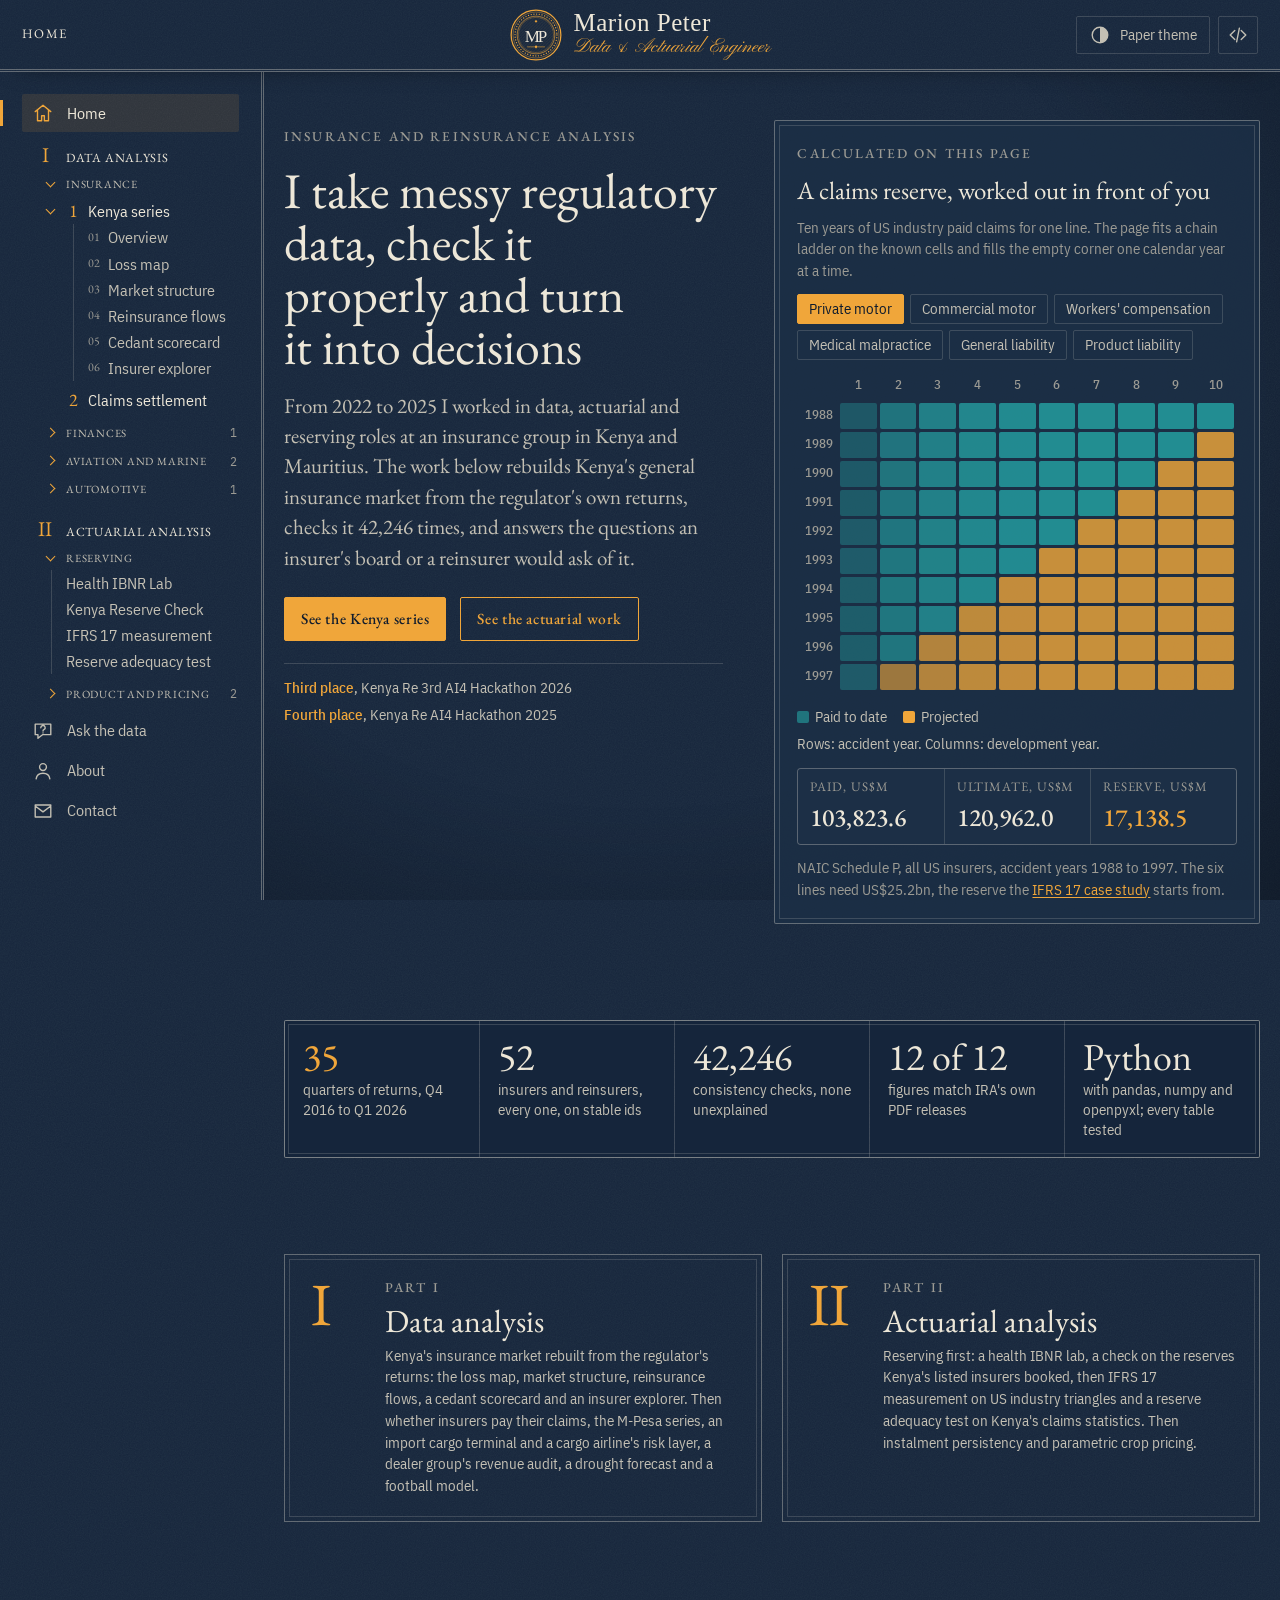
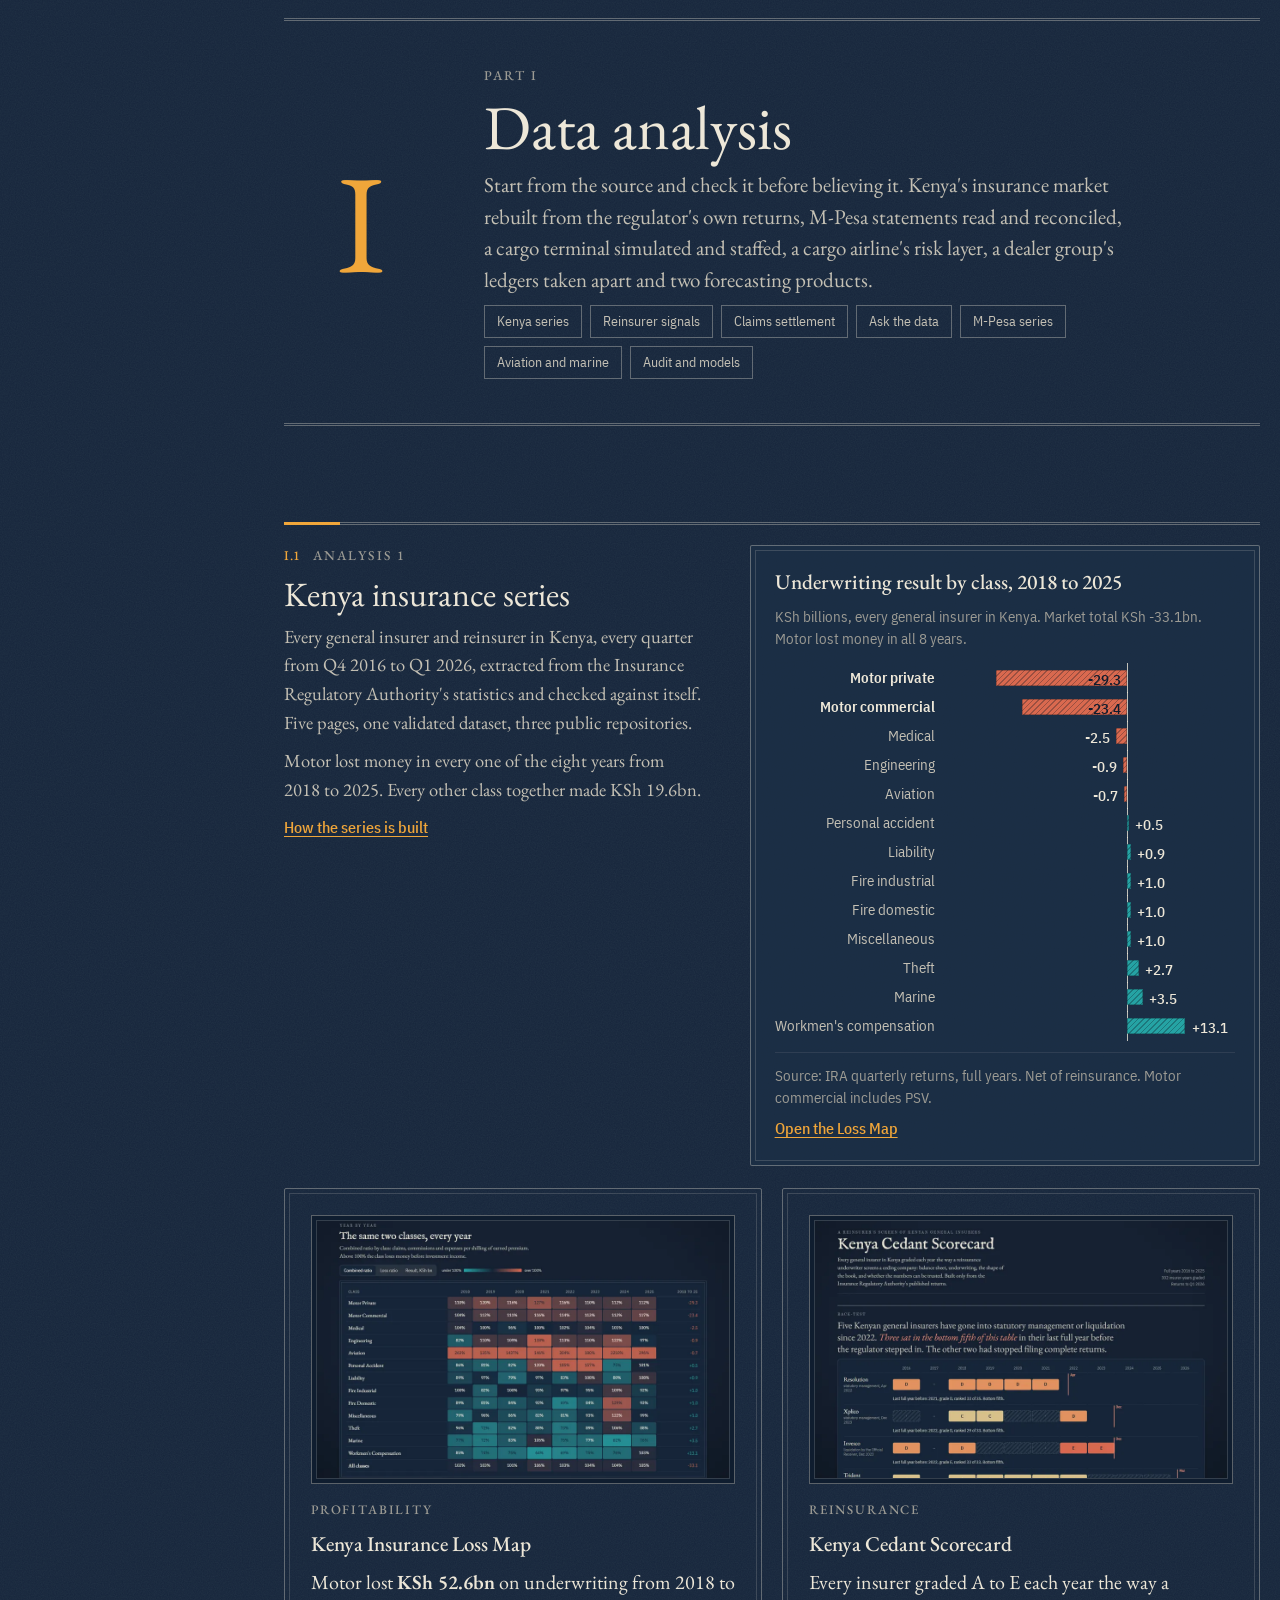
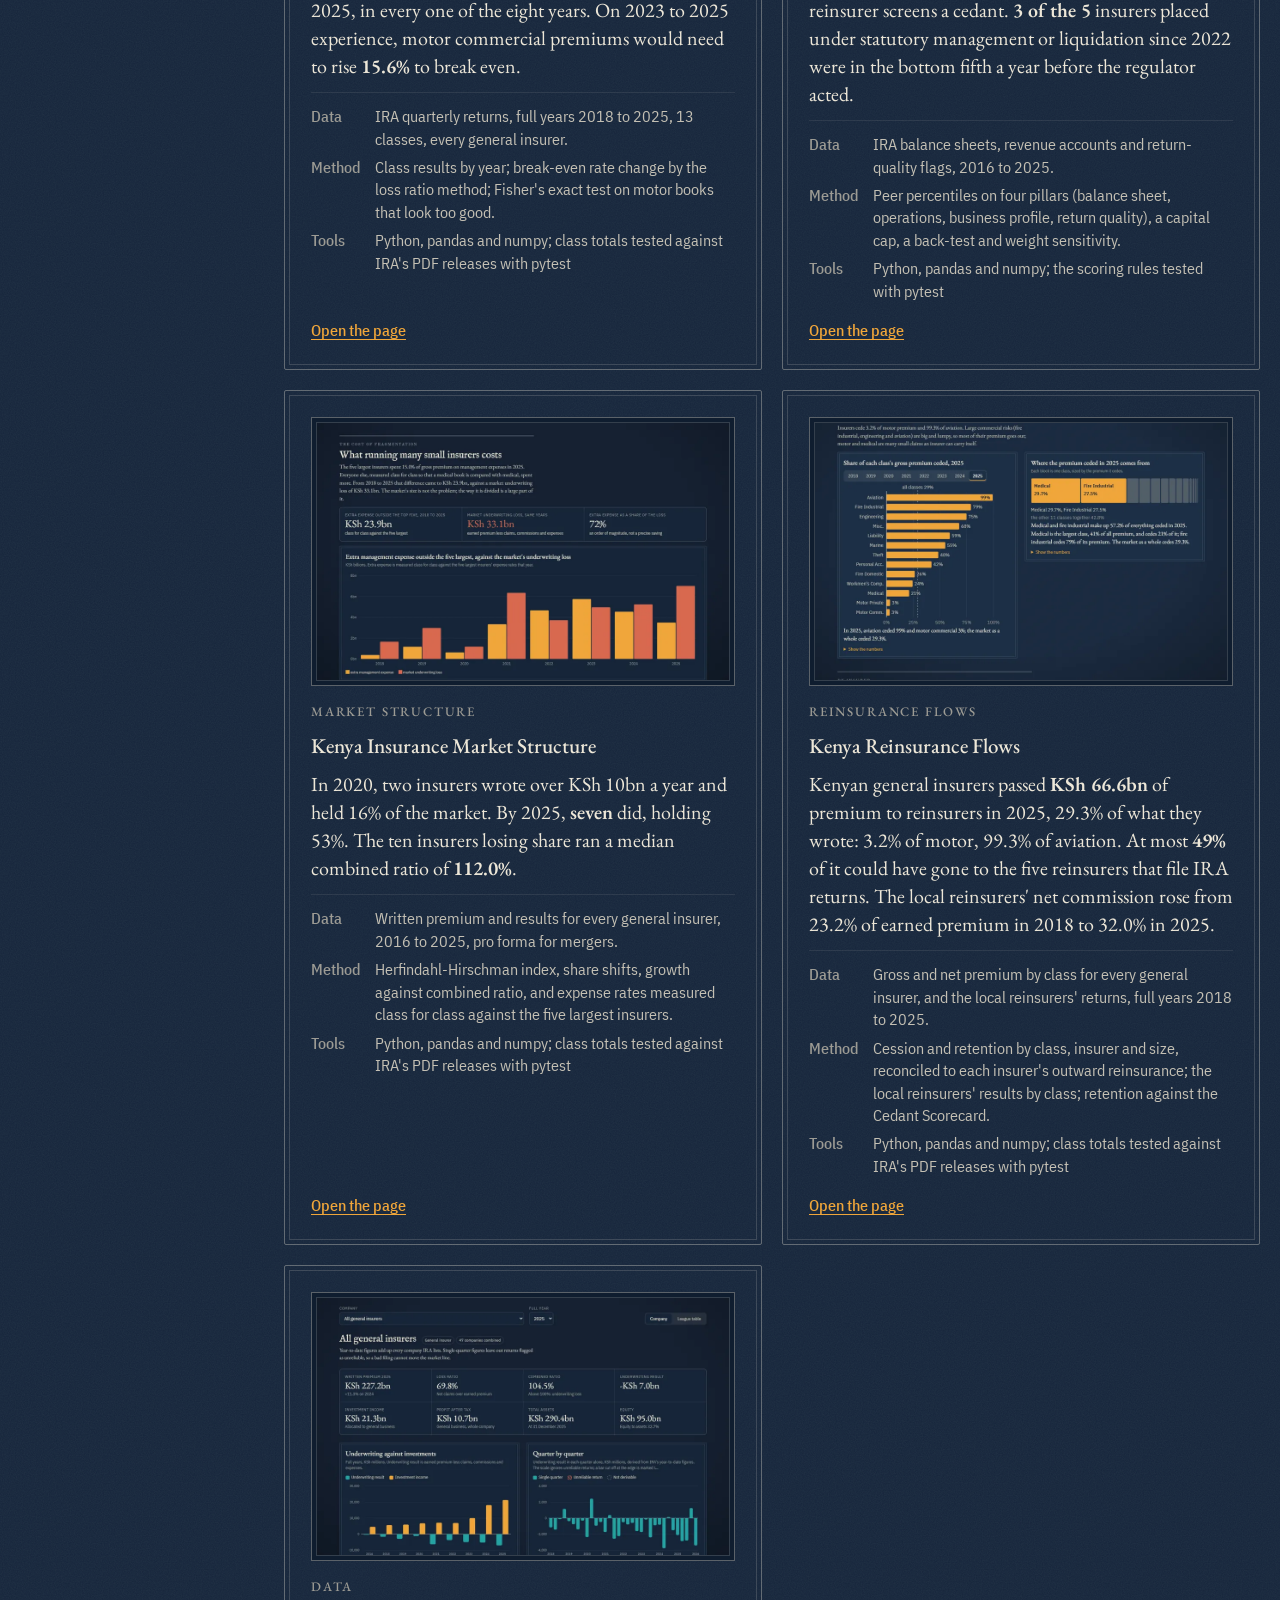
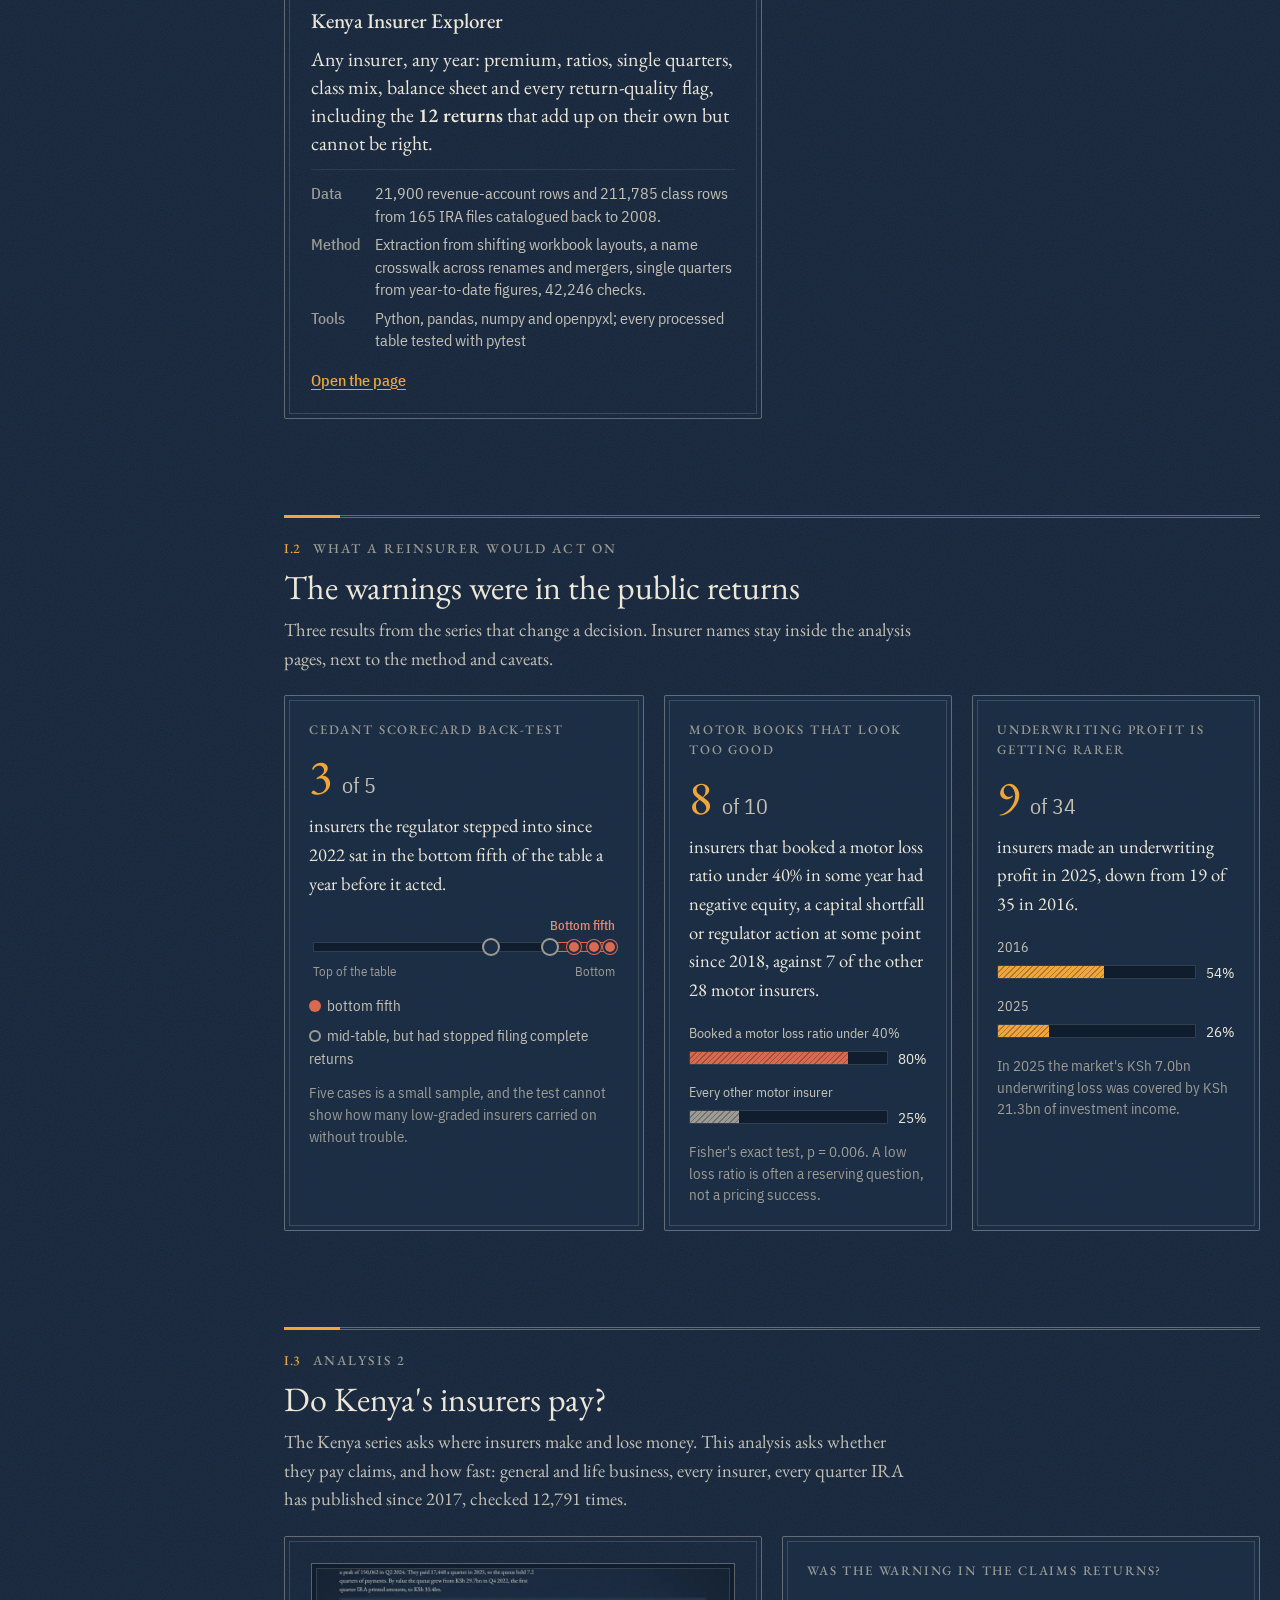
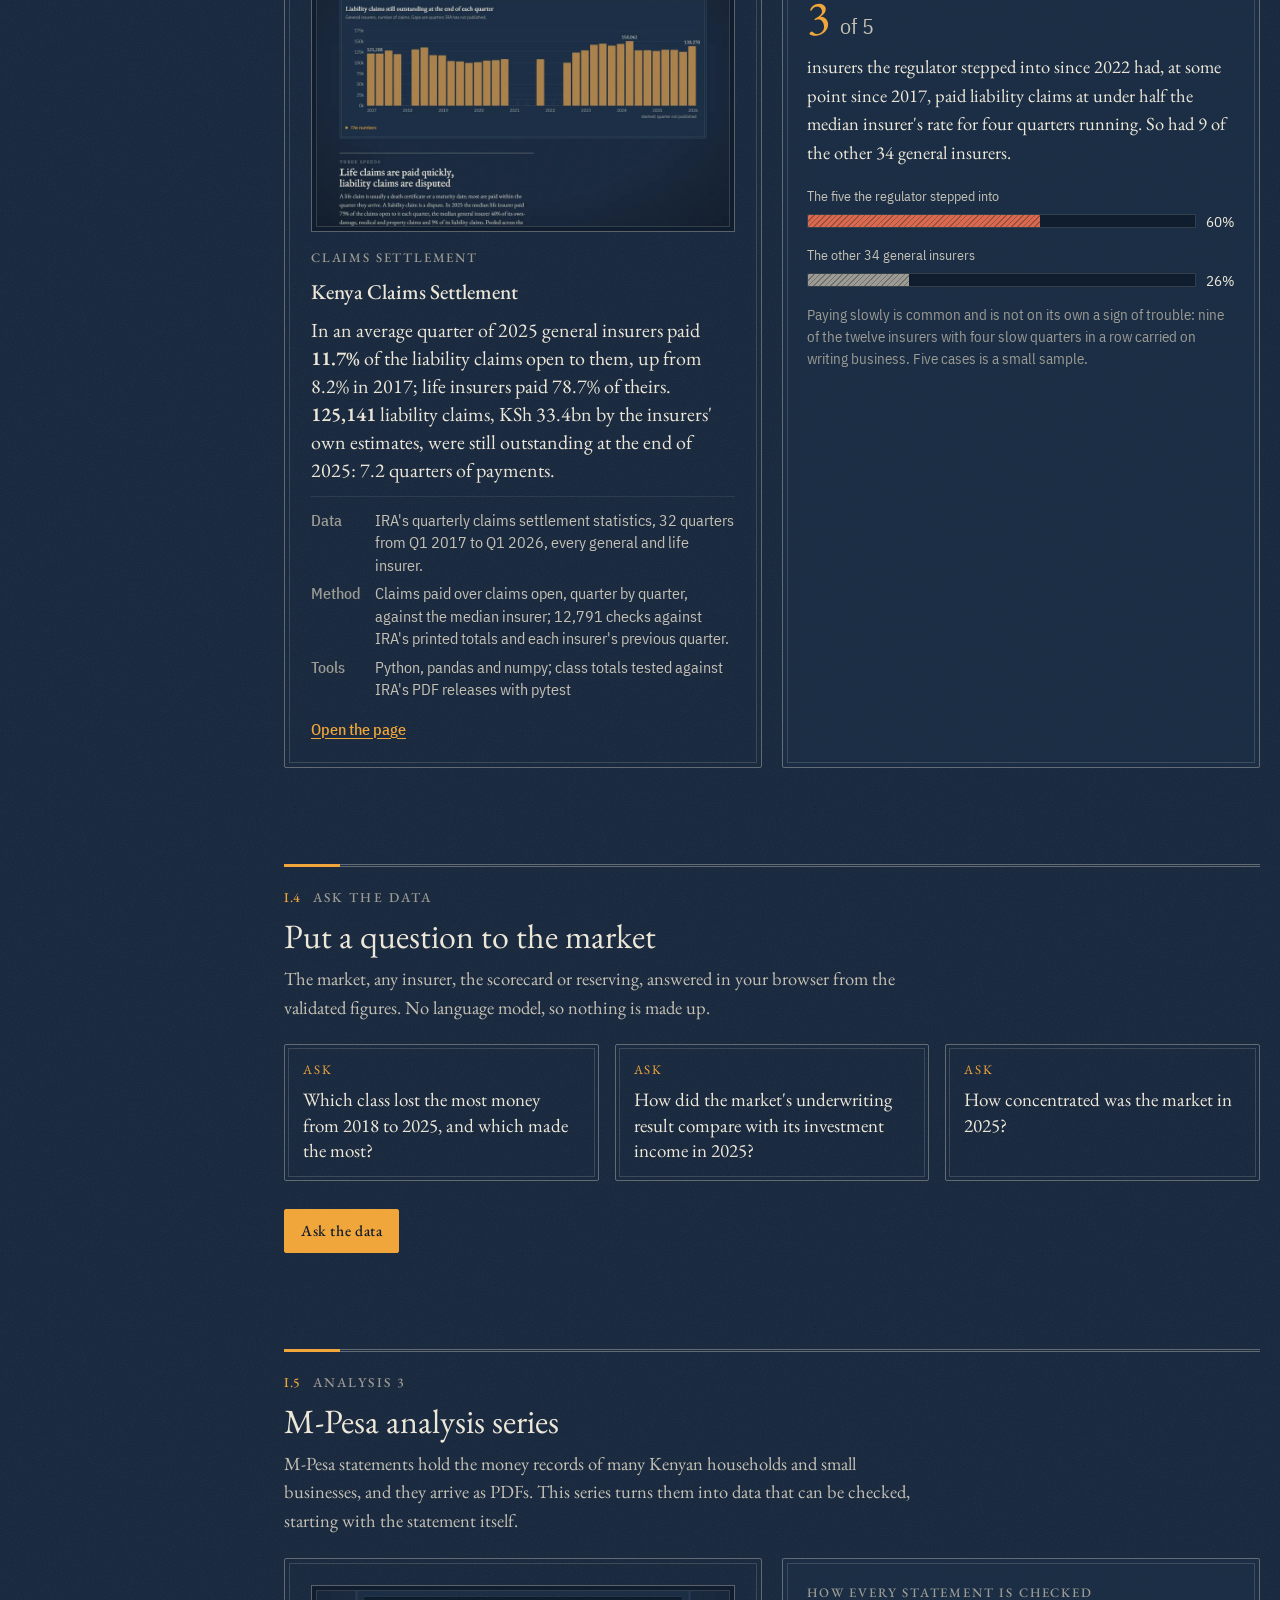
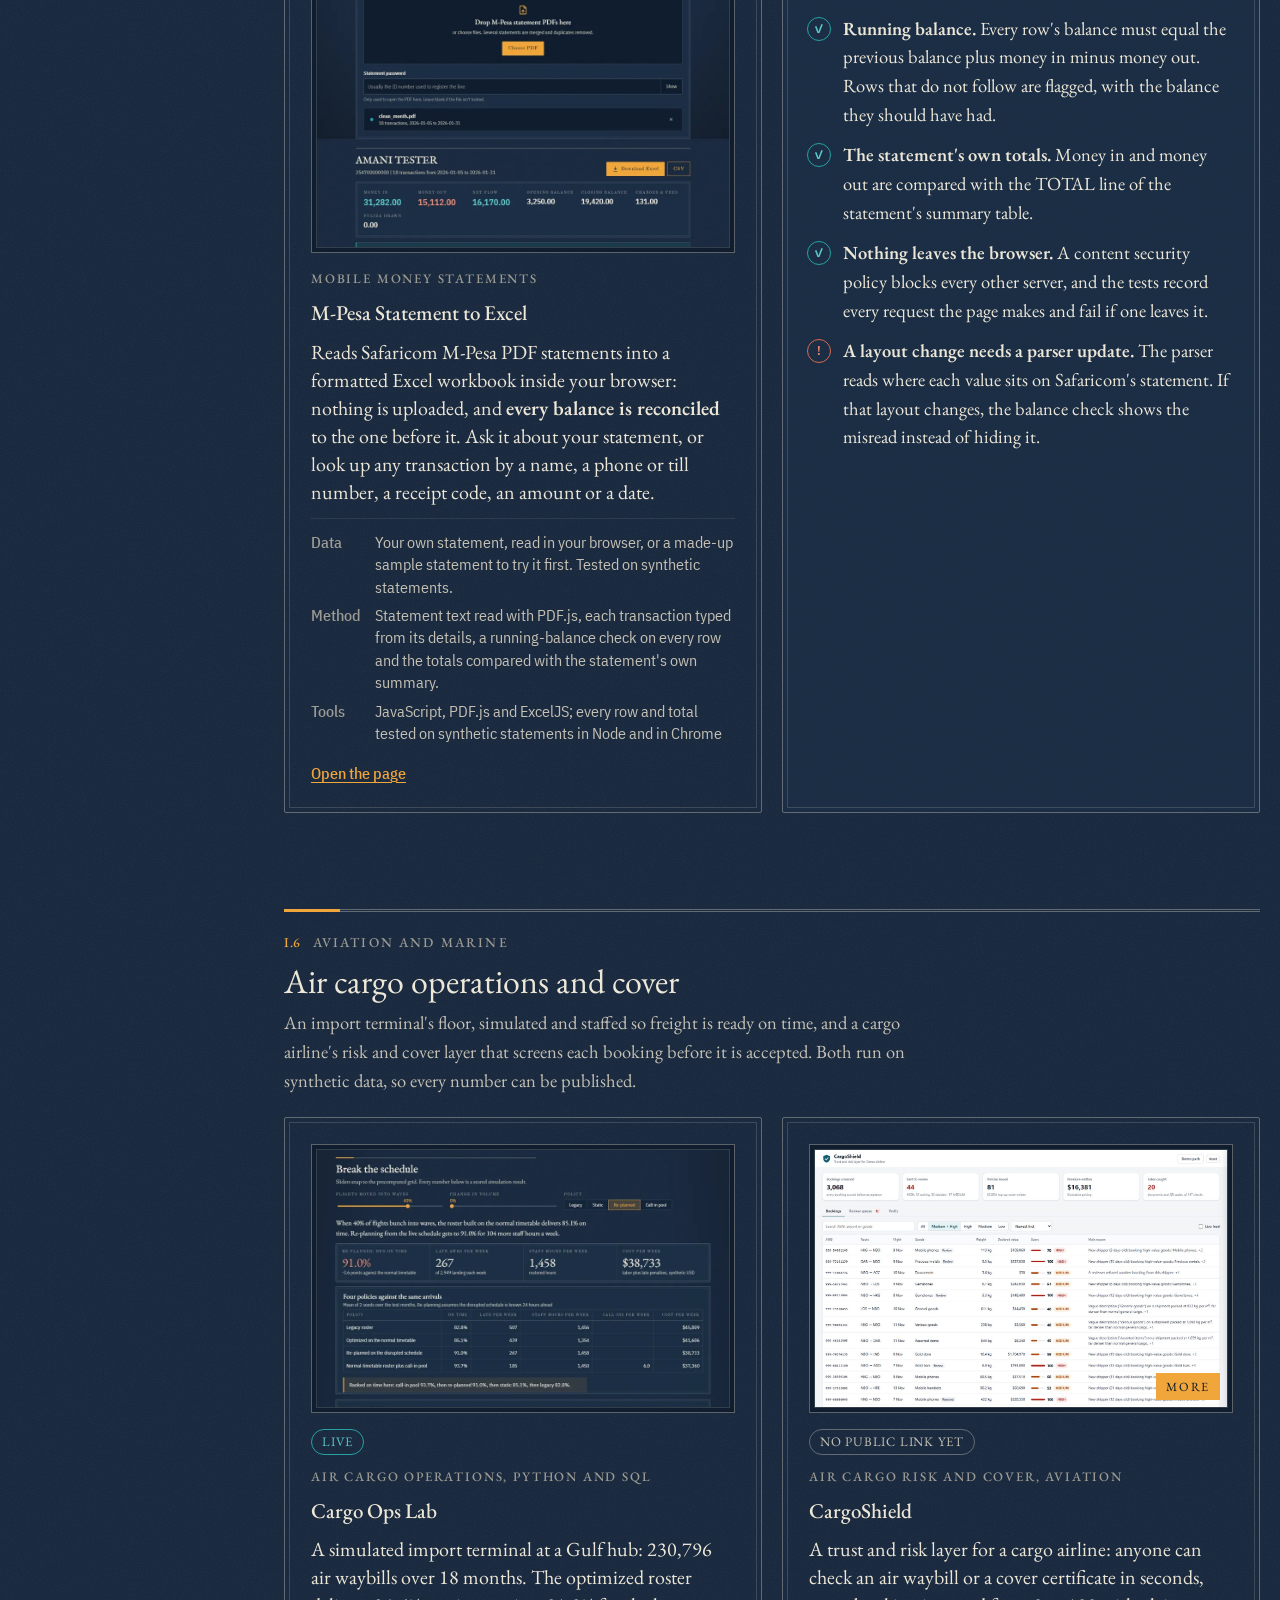
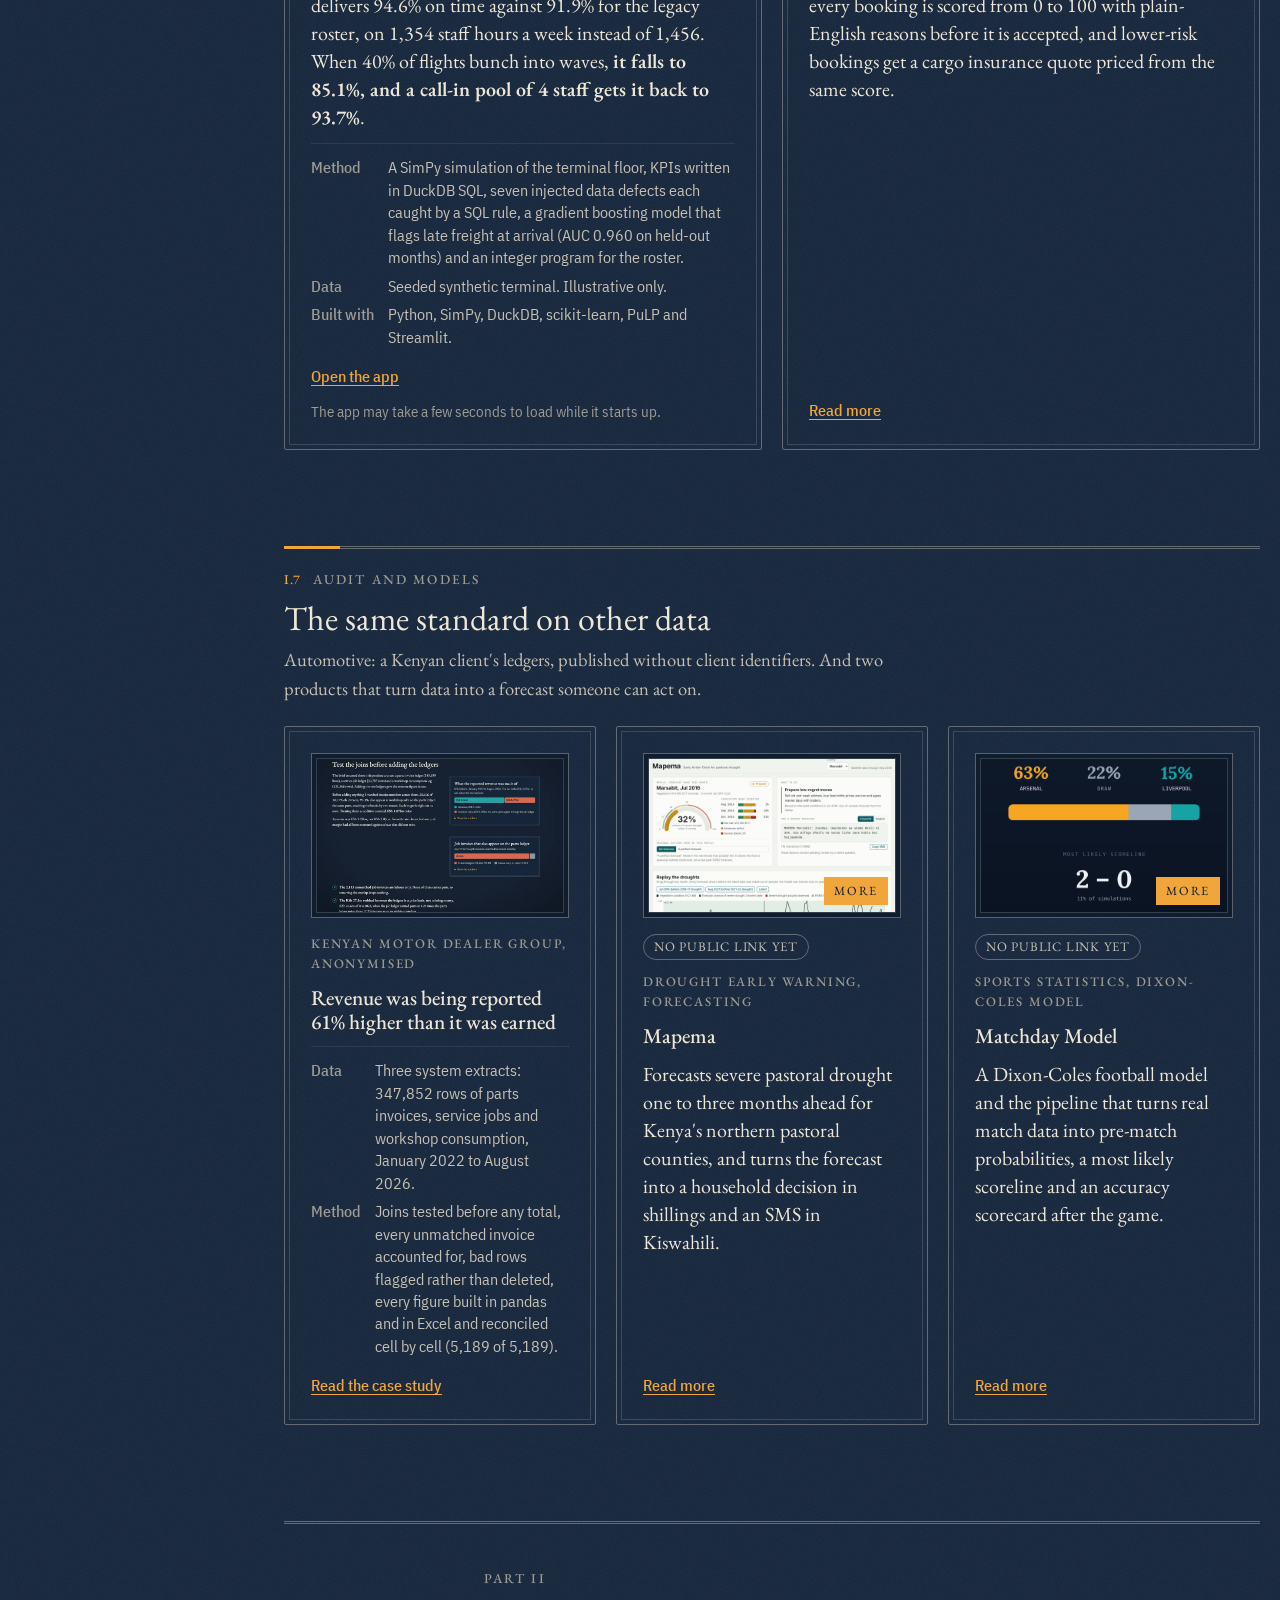
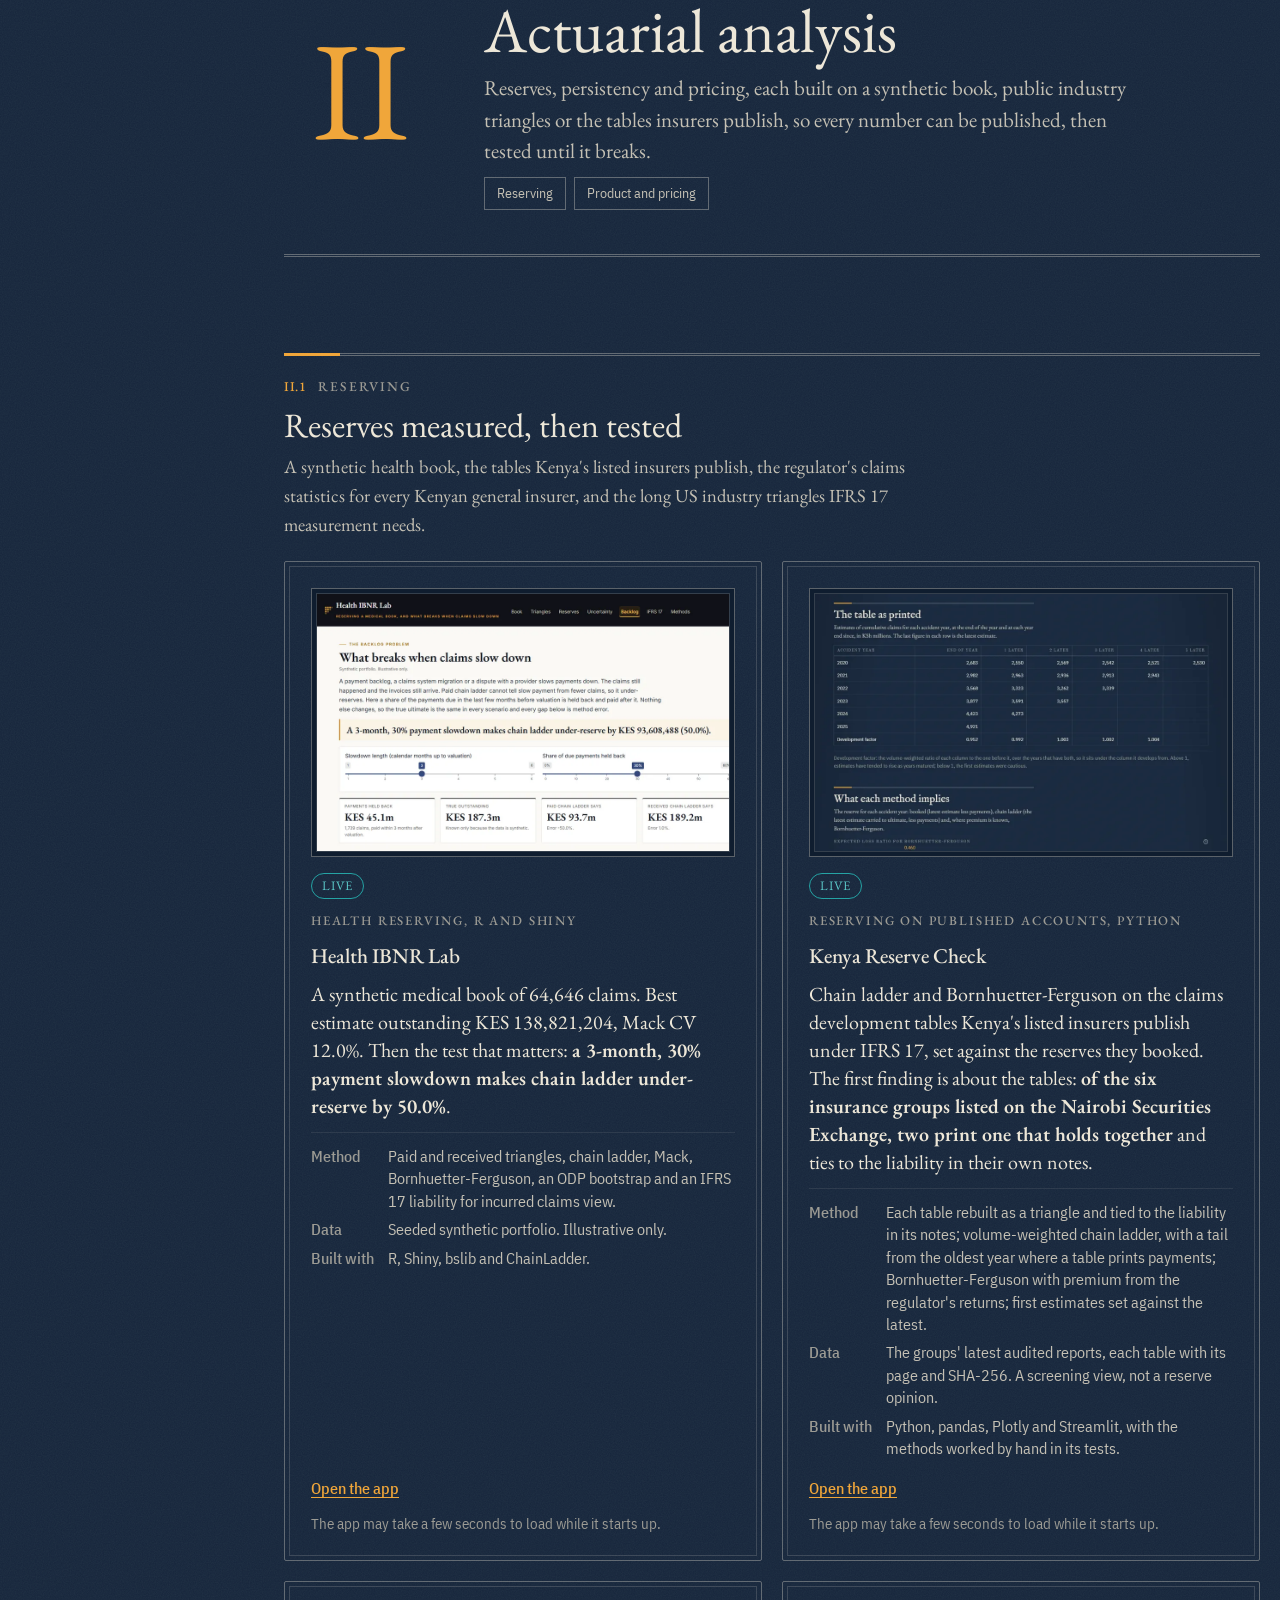
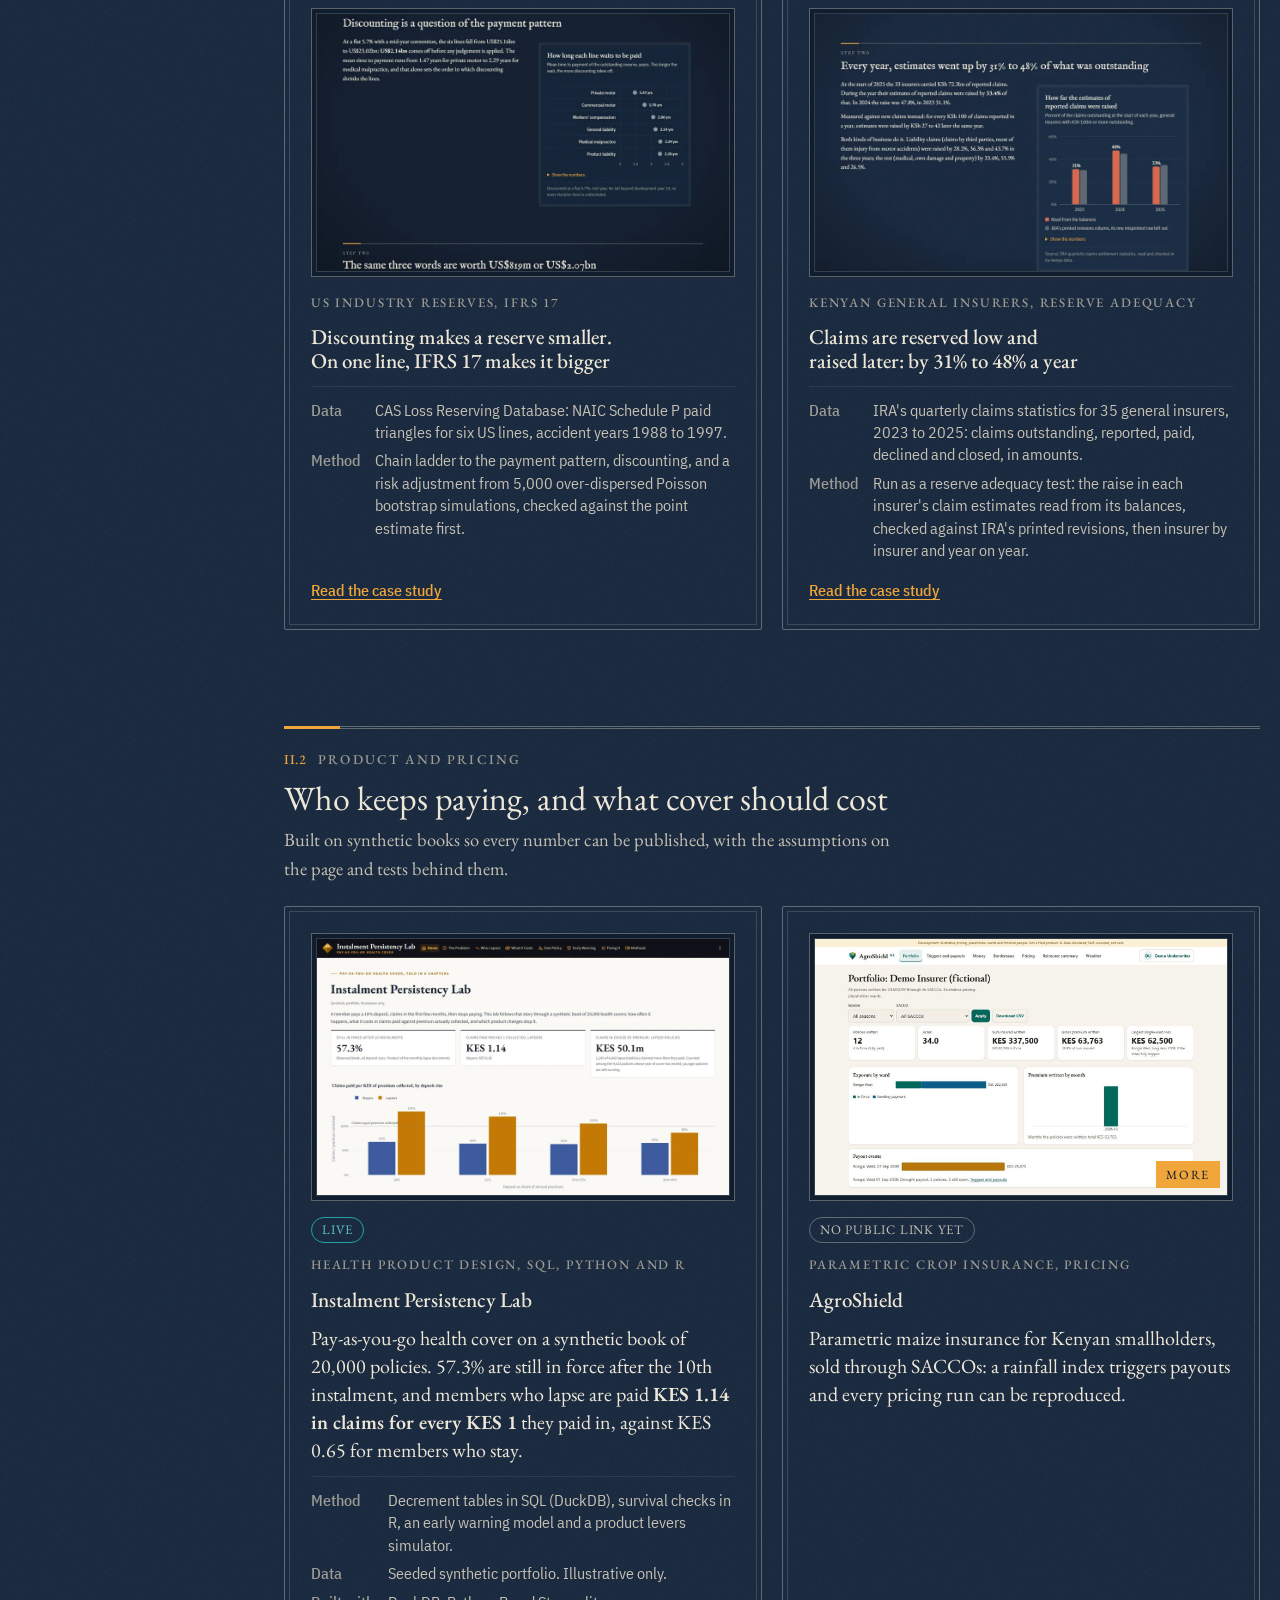
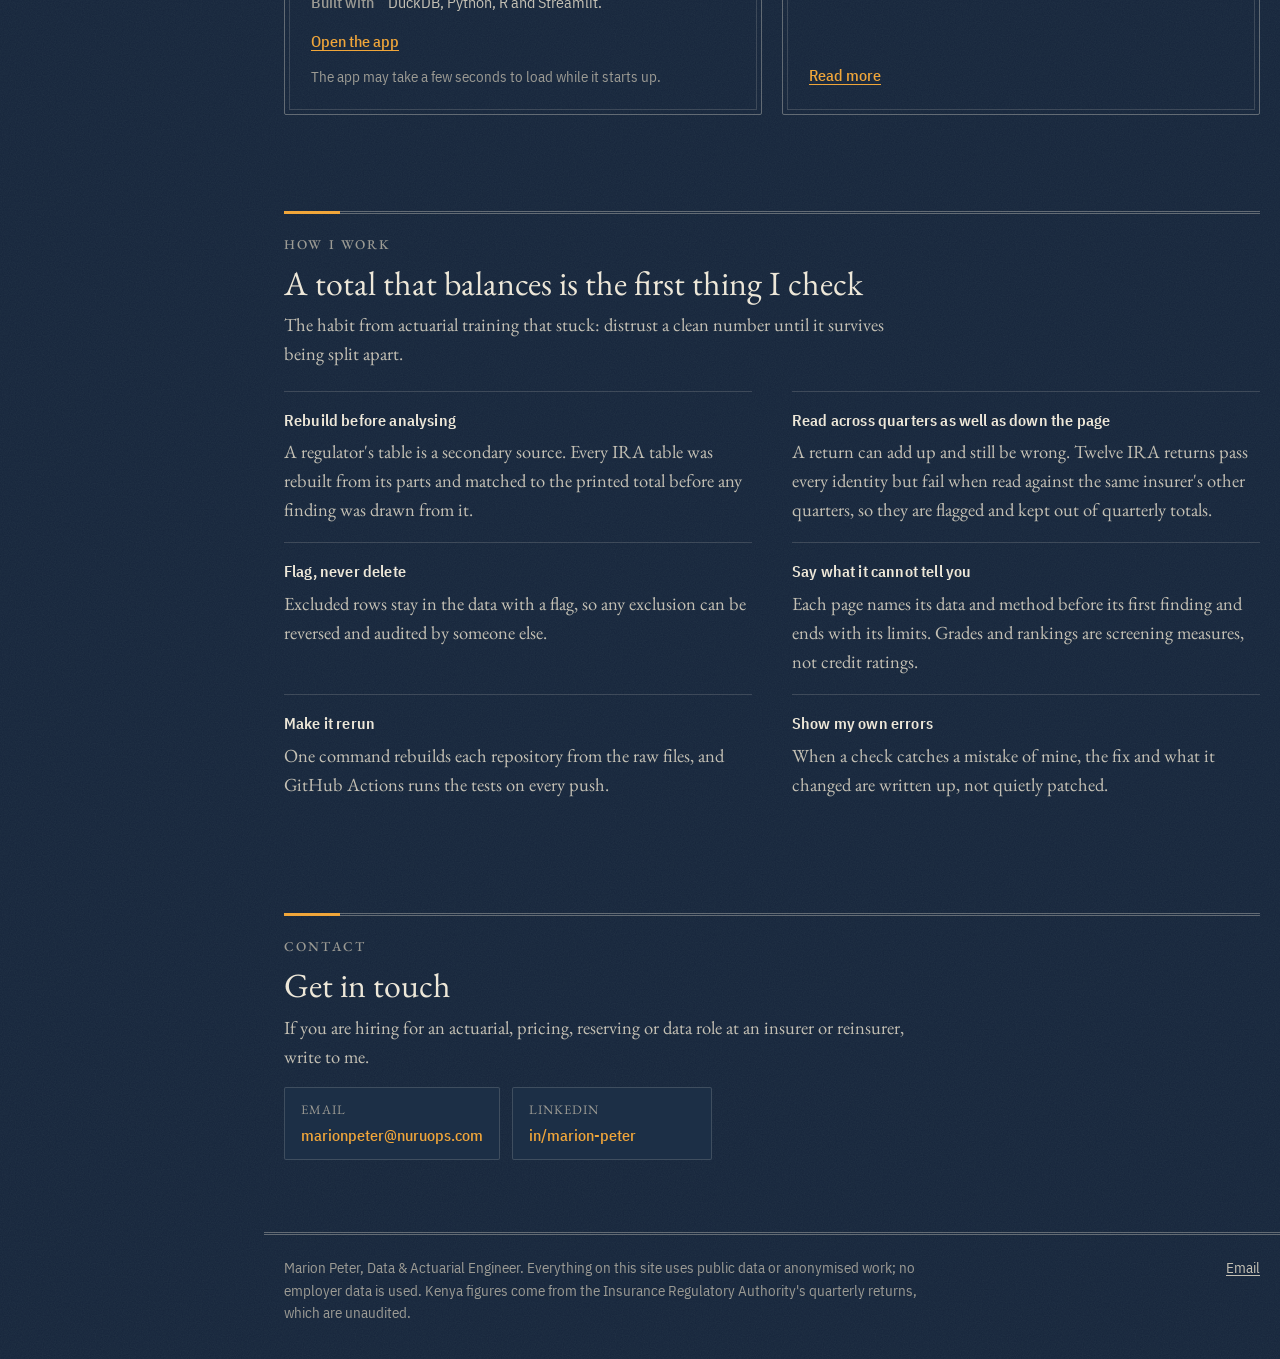
<file: index.html>
<!doctype html>
<html lang="en">
<head>
<meta charset="utf-8">
<meta name="viewport" content="width=device-width, initial-scale=1">
<title>Marion Peter | Data &amp; Actuarial Engineer</title>
<meta name="description" content="Kenya&#x27;s general insurance market rebuilt from the regulator&#x27;s returns and checked 42,246 times: where insurers lose money, what premiums would need to do, and which cedants a reinsurer should worry about.">
<link rel="canonical" href="https://maidenpeter.github.io/">
<meta name="author" content="Marion Peter">
<meta name="theme-color" content="#15253b">
<meta property="og:type" content="website">
<meta property="og:site_name" content="Marion Peter">
<meta property="og:title" content="Marion Peter, Data &amp; Actuarial Engineer">
<meta property="og:description" content="Kenya&#x27;s general insurance market rebuilt from the regulator&#x27;s returns and checked 42,246 times: where insurers lose money, what premiums would need to do, and which cedants a reinsurer should worry about.">
<meta property="og:url" content="https://maidenpeter.github.io/">
<meta property="og:image" content="https://maidenpeter.github.io/assets/og.png">
<meta property="og:image:width" content="1200">
<meta property="og:image:height" content="630">
<meta property="og:image:alt" content="Kenya general insurance underwriting result by class, 2018 to 2025: motor KSh -52.6bn, every other class together KSh +19.6bn.">
<meta name="twitter:card" content="summary_large_image">
<link rel="icon" href="/favicon.svg" type="image/svg+xml">
<link rel="icon" href="/favicon.ico" sizes="32x32">
<link rel="apple-touch-icon" href="/assets/apple-touch-icon.png">
<script>try{var t=localStorage.getItem('mp-theme');if(t==='light'||t==='dark')document.documentElement.setAttribute('data-theme',t)}catch(e){}</script>
<link rel="preconnect" href="https://fonts.googleapis.com">
<link rel="preconnect" href="https://fonts.gstatic.com" crossorigin>
<link rel="stylesheet" href="https://fonts.googleapis.com/css2?family=EB+Garamond:ital,wght@0,400;0,500;0,600;1,400&family=IBM+Plex+Sans+Condensed:wght@400;500;600&family=IM+Fell+English:ital@0;1&family=IM+Fell+English+SC&family=Pinyon+Script&family=Old+Standard+TT:ital,wght@0,400;0,700;1,400&display=swap">
<link rel="stylesheet" href="/assets/site.css">
<link rel="stylesheet" href="/assets/nav.css">
<link rel="stylesheet" href="/assets/viz.css">
</head>
<body>
<a class="skip" href="#main">Skip to content</a>
<header class="mp-top">
<nav class="mp-where" aria-label="You are here" data-where="{&quot;&quot;:[[&quot;Home&quot;,null]],&quot;data&quot;:[[&quot;I&quot;,&quot;Data analysis&quot;,&quot;/#data&quot;]],&quot;work&quot;:[[&quot;I&quot;,&quot;Data analysis&quot;,&quot;/#data&quot;],[&quot;Kenya series&quot;,&quot;/#work&quot;]],&quot;signals&quot;:[[&quot;I&quot;,&quot;Data analysis&quot;,&quot;/#data&quot;],[&quot;Reinsurer signals&quot;,&quot;/#signals&quot;]],&quot;claims&quot;:[[&quot;I&quot;,&quot;Data analysis&quot;,&quot;/#data&quot;],[&quot;Claims settlement&quot;,&quot;/#claims&quot;]],&quot;ask&quot;:[[&quot;I&quot;,&quot;Data analysis&quot;,&quot;/#data&quot;],[&quot;Ask the data&quot;,&quot;/#ask&quot;]],&quot;mpesa-series&quot;:[[&quot;I&quot;,&quot;Data analysis&quot;,&quot;/#data&quot;],[&quot;M-Pesa series&quot;,&quot;/#mpesa-series&quot;]],&quot;aviation&quot;:[[&quot;I&quot;,&quot;Data analysis&quot;,&quot;/#data&quot;],[&quot;Aviation and marine&quot;,&quot;/#aviation&quot;]],&quot;data-more&quot;:[[&quot;I&quot;,&quot;Data analysis&quot;,&quot;/#data&quot;],[&quot;Audit and models&quot;,&quot;/#data-more&quot;]],&quot;actuarial&quot;:[[&quot;II&quot;,&quot;Actuarial analysis&quot;,&quot;/#actuarial&quot;]],&quot;reserving&quot;:[[&quot;II&quot;,&quot;Actuarial analysis&quot;,&quot;/#actuarial&quot;],[&quot;Reserving&quot;,&quot;/#reserving&quot;]],&quot;pricing&quot;:[[&quot;II&quot;,&quot;Actuarial analysis&quot;,&quot;/#actuarial&quot;],[&quot;Product and pricing&quot;,&quot;/#pricing&quot;]],&quot;method&quot;:[[&quot;How I work&quot;,&quot;/#method&quot;]],&quot;contact&quot;:[[&quot;Contact&quot;,&quot;/#contact&quot;]]}"><span class="mp-wc" aria-current="location">Home</span></nav>
<a class="mp-brand" href="/"><svg class="mp-seal" viewBox="0 0 64 64" aria-hidden="true" focusable="false">
<defs><pattern id="mp-hatch" width="2.6" height="2.6" patternUnits="userSpaceOnUse" patternTransform="rotate(45)"><path d="M0 0v2.6" stroke="currentColor" stroke-width=".55"/></pattern></defs>
<circle cx="32" cy="32" r="30.6" fill="none" stroke="currentColor" stroke-width="1.5"/>
<circle cx="32" cy="32" r="28.3" fill="none" stroke="currentColor" stroke-width=".5"/>
<circle class="mp-beads" cx="32" cy="32" r="25.8" fill="none" stroke="currentColor" stroke-width="1.6" stroke-linecap="round" stroke-dasharray="0 3.377"/>
<circle cx="32" cy="32" r="23.2" fill="url(#mp-hatch)" fill-opacity=".22" stroke="currentColor" stroke-width=".8"/>
<circle cx="32" cy="32" r="21.6" fill="none" stroke="currentColor" stroke-width=".35"/>
<path d="M32 13.4l1.7 1.7-1.7 1.7-1.7-1.7z" fill="currentColor"/>
<text x="32" y="40.6" text-anchor="middle"><tspan>M</tspan><tspan dx="-2.4">P</tspan></text>
<path d="M21.5 46.6h8M34.5 46.6h8" stroke="currentColor" stroke-width=".7" stroke-linecap="round"/>
<path d="M32 44.5l2.1 2.1-2.1 2.1-2.1-2.1z" fill="currentColor"/>
</svg><span class="mp-who"><b class="mp-nm">Marion Peter</b><span class="mp-role">Data &amp; Actuarial Engineer</span></span></a>
<div class="mp-tools"><button class="mp-theme" type="button" hidden><svg class="mp-ic" viewBox="0 0 24 24" width="22" height="22" aria-hidden="true" focusable="false" fill="none" stroke="currentColor" stroke-width="1.5" stroke-linecap="round" stroke-linejoin="round"><path d="M12 3.5a8.5 8.5 0 1 0 0 17 8.5 8.5 0 0 0 0-17z"/><path d="M12 3.5a8.5 8.5 0 0 1 0 17z" fill="currentColor" stroke="none"/></svg><span class="mp-l">Paper theme</span></button><a class="mp-gh" href="https://github.com/maidenpeter" aria-label="GitHub" title="GitHub"><svg class="mp-ic" viewBox="0 0 24 24" width="22" height="22" aria-hidden="true" focusable="false" fill="none" stroke="currentColor" stroke-width="1.5" stroke-linecap="round" stroke-linejoin="round"><path d="M8.5 7 3.5 12l5 5M15.5 7l5 5-5 5M13.5 4.5l-3 15"/></svg><span class="mp-l">GitHub</span></a></div>
</header>
<div class="mp-side"><nav class="mp-nav" aria-label="Main"><a class="mp-back" href="/" hidden data-home><svg class="mp-ic" viewBox="0 0 24 24" width="22" height="22" aria-hidden="true" focusable="false" fill="none" stroke="currentColor" stroke-width="1.5" stroke-linecap="round" stroke-linejoin="round"><path d="M19.5 12h-15M10.5 6l-6 6 6 6"/></svg><span class="mp-l">Back</span><span class="mp-s">Back</span></a><a href="/" aria-current="page" data-spy=""><svg class="mp-ic" viewBox="0 0 24 24" width="22" height="22" aria-hidden="true" focusable="false" fill="none" stroke="currentColor" stroke-width="1.5" stroke-linecap="round" stroke-linejoin="round"><path d="M3.5 10.5 12 3.5l8.5 7M6 9v11.5h4.5V15h3v5.5H18V9"/></svg><span class="mp-l">Home</span><span class="mp-s">Home</span></a><div class="mp-ch"><button class="mp-ch-btn" type="button" popovertarget="mp-ch-data" data-spy="data work signals claims ask mpesa-series aviation data-more"><svg class="mp-ic" viewBox="0 0 24 24" width="22" height="22" aria-hidden="true" focusable="false" fill="none" stroke="currentColor" stroke-width="1.5" stroke-linecap="round" stroke-linejoin="round"><path d="M3.5 20.5h17M7 17v-5M12 17V6.5M17 17V9.5"/></svg><span class="mp-s">Data</span></button><div class="mp-items" id="mp-ch-data" popover aria-label="Data analysis"><a class="mp-ch-link" href="/#data" data-spy="data work signals claims ask mpesa-series aviation data-more"><span class="mp-num">I</span><span class="mp-ch-t">Data analysis</span><span class="mp-ch-line">Insurance, finances, air cargo and automotive data, checked before it is believed</span></a><details class="mp-grp" open><summary class="mp-grp-t">Insurance<span class="mp-grp-n">7</span></summary><div class="mp-grp-in"><details class="mp-grp mp-an" open><summary class="mp-grp-t"><span class="mp-an-n">1</span>Kenya series<span class="mp-grp-n">6</span></summary><div class="mp-grp-in"><a class="mp-it" href="/kenya-insurance/"><span class="mp-it-n">01</span>Overview</a><a class="mp-it" href="/ira-kenya-insurance/page/kenya-insurance-loss-map.html"><span class="mp-it-n">02</span>Loss map</a><a class="mp-it" href="/ira-kenya-insurance/page/kenya-insurance-market-structure.html"><span class="mp-it-n">03</span>Market structure</a><a class="mp-it" href="/ira-kenya-insurance/page/kenya-insurance-reinsurance-flows.html"><span class="mp-it-n">04</span>Reinsurance flows</a><a class="mp-it" href="/ira-kenya-reinsurance/page/kenya-cedant-scorecard.html"><span class="mp-it-n">05</span>Cedant scorecard</a><a class="mp-it" href="/ira-kenya-data/explorer/kenya-insurer-explorer.html"><span class="mp-it-n">06</span>Insurer explorer</a></div></details><a class="mp-it mp-an-link" href="/ira-kenya-insurance/page/kenya-claims-settlement.html"><span class="mp-an-n">2</span>Claims settlement</a></div></details><details class="mp-grp"><summary class="mp-grp-t">Finances<span class="mp-grp-n">1</span></summary><div class="mp-grp-in"><details class="mp-grp mp-an" open><summary class="mp-grp-t"><span class="mp-an-n">3</span>M-Pesa series<span class="mp-grp-n">1</span></summary><div class="mp-grp-in"><a class="mp-it" href="/mpesa-statement-to-excel/"><span class="mp-it-n">01</span>Statement to Excel</a></div></details></div></details><details class="mp-grp"><summary class="mp-grp-t">Aviation and marine<span class="mp-grp-n">2</span></summary><div class="mp-grp-in"><a class="mp-it" href="/#cargo-ops">Cargo Ops Lab</a><a class="mp-it" href="/#cargoshield">CargoShield</a></div></details><details class="mp-grp"><summary class="mp-grp-t">Automotive<span class="mp-grp-n">1</span></summary><div class="mp-grp-in"><a class="mp-it" href="/work/dealer-revenue/">Dealer revenue audit</a></div></details></div></div><div class="mp-ch"><button class="mp-ch-btn" type="button" popovertarget="mp-ch-actuarial" data-spy="actuarial reserving pricing"><svg class="mp-ic" viewBox="0 0 24 24" width="22" height="22" aria-hidden="true" focusable="false" fill="none" stroke="currentColor" stroke-width="1.5" stroke-linecap="round" stroke-linejoin="round"><path d="M4 4h4.5v4.5H4zM9.75 4h4.5v4.5h-4.5zM15.5 4H20v4.5h-4.5zM4 9.75h4.5v4.5H4zM9.75 9.75h4.5v4.5h-4.5zM4 15.5h4.5V20H4z"/></svg><span class="mp-s">Actuarial</span></button><div class="mp-items" id="mp-ch-actuarial" popover aria-label="Actuarial analysis"><a class="mp-ch-link" href="/#actuarial" data-spy="actuarial reserving pricing"><span class="mp-num">II</span><span class="mp-ch-t">Actuarial analysis</span><span class="mp-ch-line">Reserving, IFRS 17 and pricing</span></a><details class="mp-grp" open><summary class="mp-grp-t">Reserving<span class="mp-grp-n">4</span></summary><div class="mp-grp-in"><a class="mp-it" href="/#hil">Health IBNR Lab</a><a class="mp-it" href="/#reserve-check">Kenya Reserve Check</a><a class="mp-it" href="/work/ifrs17-measurement/">IFRS 17 measurement</a><a class="mp-it" href="/work/reserve-adequacy/">Reserve adequacy test</a></div></details><details class="mp-grp"><summary class="mp-grp-t">Product and pricing<span class="mp-grp-n">2</span></summary><div class="mp-grp-in"><a class="mp-it" href="/#ipl">Persistency Lab</a><a class="mp-it" href="/#agroshield">AgroShield pricing</a></div></details></div></div><a href="/ask/" data-spy=""><svg class="mp-ic" viewBox="0 0 24 24" width="22" height="22" aria-hidden="true" focusable="false" fill="none" stroke="currentColor" stroke-width="1.5" stroke-linecap="round" stroke-linejoin="round"><path d="M3.5 4.5h17v11.5h-9l-5 4v-4h-3zM9.6 8.4a2.4 2.4 0 1 1 3.4 2.2c-.6.3-1 .8-1 1.5M12 14v.1"/></svg><span class="mp-l">Ask the data</span><span class="mp-s">Ask</span></a><a href="/about/" data-spy="method"><svg class="mp-ic" viewBox="0 0 24 24" width="22" height="22" aria-hidden="true" focusable="false" fill="none" stroke="currentColor" stroke-width="1.5" stroke-linecap="round" stroke-linejoin="round"><path d="M12 11.5a3.75 3.75 0 1 0 0-7.5 3.75 3.75 0 0 0 0 7.5zM4.5 20.5c.6-3.9 3.6-6 7.5-6s6.9 2.1 7.5 6"/></svg><span class="mp-l">About</span><span class="mp-s">About</span></a><a href="/#contact" data-spy="contact"><svg class="mp-ic" viewBox="0 0 24 24" width="22" height="22" aria-hidden="true" focusable="false" fill="none" stroke="currentColor" stroke-width="1.5" stroke-linecap="round" stroke-linejoin="round"><path d="M3.5 5.5h17v13h-17zM3.5 6.5l8.5 6.5 8.5-6.5"/></svg><span class="mp-l">Contact</span><span class="mp-s">Contact</span></a></nav></div>

<main id="main" class="wrap">
<section class="hero" aria-labelledby="h1">
<div class="hero-text">
<span class="eyebrow">Insurance and reinsurance analysis</span>
<h1 id="h1">I take messy regulatory data, check it properly and turn it into decisions</h1>
<p class="lede">From 2022 to 2025 I worked in data, actuarial and reserving roles at an insurance group in Kenya and Mauritius. The work below rebuilds Kenya's general insurance market from the regulator's own returns, checks it 42,246 times, and answers the questions an insurer's board or a reinsurer would ask of it.</p>
<div class="cta"><a class="btn primary" href="#work">See the Kenya series</a><a class="btn quiet" href="#actuarial">See the actuarial work</a></div>
<p class="placings"><span><b>Third place</b>, Kenya Re 3rd AI4 Hackathon 2026</span><span><b>Fourth place</b>, Kenya Re AI4 Hackathon 2025</span></p>
</div>
<figure class="tri-panel" aria-labelledby="tri-h">
<span class="eyebrow">Calculated on this page</span>
<h2 id="tri-h">A claims reserve, worked out in front of you</h2>
<p class="small">Ten years of US industry paid claims for one line. The page fits a chain ladder on the known cells and fills the empty corner one calendar year at a time.</p>
<div class="tri-tabs" role="group" aria-label="Line of business"><button type="button" data-k="0" aria-pressed="true">Private motor</button><button type="button" data-k="1" aria-pressed="false">Commercial motor</button><button type="button" data-k="2" aria-pressed="false">Workers&#x27; compensation</button><button type="button" data-k="3" aria-pressed="false">Medical malpractice</button><button type="button" data-k="4" aria-pressed="false">General liability</button><button type="button" data-k="5" aria-pressed="false">Product liability</button></div>
<table class="tri" id="tri" aria-describedby="tri-sum">
<caption class="sr-only" id="tri-cap">Private motor</caption>
<thead><tr><th scope="col"><span class="sr-only">Accident year</span></th><th scope="col">1</th><th scope="col">2</th><th scope="col">3</th><th scope="col">4</th><th scope="col">5</th><th scope="col">6</th><th scope="col">7</th><th scope="col">8</th><th scope="col">9</th><th scope="col">10</th></tr></thead>
<tbody><tr><th scope="row">1988</th><td class="" style="--a:0.356"></td><td class="" style="--a:0.592"></td><td class="" style="--a:0.700"></td><td class="" style="--a:0.757"></td><td class="" style="--a:0.789"></td><td class="" style="--a:0.806"></td><td class="" style="--a:0.813"></td><td class="" style="--a:0.817"></td><td class="" style="--a:0.819"></td><td class="" style="--a:0.820"></td></tr><tr><th scope="row">1989</th><td class="" style="--a:0.360"></td><td class="" style="--a:0.595"></td><td class="" style="--a:0.702"></td><td class="" style="--a:0.760"></td><td class="" style="--a:0.791"></td><td class="" style="--a:0.806"></td><td class="" style="--a:0.814"></td><td class="" style="--a:0.818"></td><td class="" style="--a:0.819"></td><td class="p on" style="--a:0.820"></td></tr><tr><th scope="row">1990</th><td class="" style="--a:0.368"></td><td class="" style="--a:0.600"></td><td class="" style="--a:0.708"></td><td class="" style="--a:0.765"></td><td class="" style="--a:0.794"></td><td class="" style="--a:0.807"></td><td class="" style="--a:0.814"></td><td class="" style="--a:0.817"></td><td class="p on" style="--a:0.819"></td><td class="p on" style="--a:0.820"></td></tr><tr><th scope="row">1991</th><td class="" style="--a:0.371"></td><td class="" style="--a:0.604"></td><td class="" style="--a:0.710"></td><td class="" style="--a:0.767"></td><td class="" style="--a:0.794"></td><td class="" style="--a:0.807"></td><td class="" style="--a:0.814"></td><td class="p on" style="--a:0.817"></td><td class="p on" style="--a:0.819"></td><td class="p on" style="--a:0.820"></td></tr><tr><th scope="row">1992</th><td class="" style="--a:0.378"></td><td class="" style="--a:0.610"></td><td class="" style="--a:0.714"></td><td class="" style="--a:0.767"></td><td class="" style="--a:0.793"></td><td class="" style="--a:0.807"></td><td class="p on" style="--a:0.814"></td><td class="p on" style="--a:0.817"></td><td class="p on" style="--a:0.819"></td><td class="p on" style="--a:0.820"></td></tr><tr><th scope="row">1993</th><td class="" style="--a:0.384"></td><td class="" style="--a:0.616"></td><td class="" style="--a:0.716"></td><td class="" style="--a:0.766"></td><td class="" style="--a:0.792"></td><td class="p on" style="--a:0.807"></td><td class="p on" style="--a:0.814"></td><td class="p on" style="--a:0.817"></td><td class="p on" style="--a:0.819"></td><td class="p on" style="--a:0.820"></td></tr><tr><th scope="row">1994</th><td class="" style="--a:0.394"></td><td class="" style="--a:0.620"></td><td class="" style="--a:0.713"></td><td class="" style="--a:0.764"></td><td class="p on" style="--a:0.792"></td><td class="p on" style="--a:0.807"></td><td class="p on" style="--a:0.814"></td><td class="p on" style="--a:0.817"></td><td class="p on" style="--a:0.819"></td><td class="p on" style="--a:0.820"></td></tr><tr><th scope="row">1995</th><td class="" style="--a:0.400"></td><td class="" style="--a:0.617"></td><td class="" style="--a:0.710"></td><td class="p on" style="--a:0.764"></td><td class="p on" style="--a:0.792"></td><td class="p on" style="--a:0.807"></td><td class="p on" style="--a:0.814"></td><td class="p on" style="--a:0.817"></td><td class="p on" style="--a:0.819"></td><td class="p on" style="--a:0.820"></td></tr><tr><th scope="row">1996</th><td class="" style="--a:0.400"></td><td class="" style="--a:0.608"></td><td class="p on" style="--a:0.710"></td><td class="p on" style="--a:0.764"></td><td class="p on" style="--a:0.792"></td><td class="p on" style="--a:0.807"></td><td class="p on" style="--a:0.814"></td><td class="p on" style="--a:0.817"></td><td class="p on" style="--a:0.819"></td><td class="p on" style="--a:0.820"></td></tr><tr><th scope="row">1997</th><td class="" style="--a:0.381"></td><td class="p on" style="--a:0.608"></td><td class="p on" style="--a:0.710"></td><td class="p on" style="--a:0.764"></td><td class="p on" style="--a:0.792"></td><td class="p on" style="--a:0.807"></td><td class="p on" style="--a:0.814"></td><td class="p on" style="--a:0.817"></td><td class="p on" style="--a:0.819"></td><td class="p on" style="--a:0.820"></td></tr></tbody></table>
<ul class="tri-key"><li><i style="background:rgba(var(--cell),.6)"></i>Paid to date</li><li><i style="background:var(--mark)"></i>Projected</li><li>Rows: accident year. Columns: development year.</li></ul>
<div class="tri-read" aria-live="polite"><div><span>Paid, US$m</span><b id="tri-paid">103,823.6</b></div><div><span>Ultimate, US$m</span><b id="tri-ult">120,962.0</b></div><div><span>Reserve, US$m</span><b id="tri-res">17,138.5</b></div></div>
<p class="small" id="tri-sum">NAIC Schedule P, all US insurers, accident years 1988 to 1997. The six lines need US$25.2bn, the reserve the <a href="/work/ifrs17-measurement/">IFRS 17 case study</a> starts from.</p>
<script type="application/json" id="tri-data">{"ay0":1988,"lines":[{"name":"Private motor","paid":[[3092818,5942711,7239089,7930109,8318795,8518201,8610355,8655509,8682451,8690036],[3556683,6753435,8219551,9018288,9441842,9647917,9753014,9800477,9823747,null],[4015052,7478257,9094949,9945288,10371175,10575467,10671988,10728411,null,null],[4065571,7564284,9161104,10006407,10419901,10612083,10713621,null,null,null],[4551591,8344021,10047179,10901995,11336777,11555121,null,null,null,null],[5020277,9125734,10890282,11782219,12249826,null,null,null,null,null],[5569355,9871002,11641397,12600432,null,null,null,null,null,null],[5803124,10008734,11807279,null,null,null,null,null,null,null],[5835368,9900842,null,null,null,null,null,null,null,null],[5754249,null,null,null,null,null,null,null,null,null]]},{"name":"Commercial motor","paid":[[154058,326916,447963,528167,574471,599428,613573,619616,621956,626097],[173856,357652,488306,569371,624655,648988,662268,668959,674441,null],[181888,391331,527129,616793,667426,698277,712917,718396,null,null],[179520,381993,522324,613352,672472,698335,711762,null,null,null],[181066,403957,548391,648274,706559,731033,null,null,null,null],[215436,440324,596185,707671,762039,null,null,null,null,null],[249231,490657,662138,768095,null,null,null,null,null,null],[258839,511937,675166,null,null,null,null,null,null,null],[271565,510191,null,null,null,null,null,null,null,null],[272342,null,null,null,null,null,null,null,null,null]]},{"name":"Workers' compensation","paid":[[285804,638532,865100,996363,1084351,1133188,1169749,1196917,1229203,1241715],[307720,684140,916996,1065674,1154072,1210479,1249886,1291512,1308706,null],[320124,757479,1017144,1169014,1258975,1315368,1368374,1394675,null,null],[347417,793749,1053414,1209556,1307164,1381645,1414747,null,null,null],[342982,781402,1014982,1172915,1281864,1328801,null,null,null,null],[342385,743433,959147,1113314,1187581,null,null,null,null,null],[351060,750392,993751,1114842,null,null,null,null,null,null],[343841,768575,962081,null,null,null,null,null,null,null],[381484,736040,null,null,null,null,null,null,null,null],[340132,null,null,null,null,null,null,null,null,null]]},{"name":"Medical malpractice","paid":[[5934,47258,95054,131616,165117,181937,198395,206068,213374,217239],[9433,51855,98976,149169,175588,197590,211242,217986,222707,null],[11996,54742,118964,163695,190391,213972,225199,235717,null,null],[9517,73420,146347,199262,244987,260333,275923,null,null,null],[12479,78212,157400,209959,244018,267007,null,null,null,null],[18229,90710,166325,227891,276235,null,null,null,null,null],[14952,94303,186577,252449,null,null,null,null,null,null],[17995,110181,209222,null,null,null,null,null,null,null],[20390,107474,null,null,null,null,null,null,null,null],[20361,null,null,null,null,null,null,null,null,null]]},{"name":"General liability","paid":[[31447,87470,146807,220502,256564,282111,300903,308636,314566,317889],[36601,99778,178262,238864,289540,318666,331488,343442,350684,null],[41035,108655,190403,262674,302957,334770,352726,361103,null,null],[39031,126807,227783,316632,368941,402043,426085,null,null,null],[42801,126926,222655,304301,350992,389250,null,null,null,null],[44930,173066,293039,378512,434995,null,null,null,null,null],[54253,169202,296394,402244,null,null,null,null,null,null],[39780,167908,294332,null,null,null,null,null,null,null],[62630,191258,null,null,null,null,null,null,null,null],[54130,null,null,null,null,null,null,null,null,null]]},{"name":"Product liability","paid":[[7719,17079,32138,55930,75400,99711,101039,104617,110040,110973],[6387,17842,35429,57222,80791,95150,103731,112450,112614,null],[8347,18022,36758,71537,87621,100813,121789,121255,null,null],[7700,21502,43272,64383,78572,93042,100276,null,null,null],[8223,23181,37376,52041,72611,76059,null,null,null,null],[12122,26156,48834,82909,94462,null,null,null,null,null],[7596,19404,65507,111264,null,null,null,null,null,null],[10264,44816,62018,null,null,null,null,null,null,null],[20162,28107,null,null,null,null,null,null,null,null],[10682,null,null,null,null,null,null,null,null,null]]}]}</script>
</figure>
</section>

<section class="proof" aria-label="The data in numbers"><div><b>35</b><span>quarters of returns, Q4 2016 to Q1 2026</span></div><div><b>52</b><span>insurers and reinsurers, every one, on stable ids</span></div><div><b>42,246</b><span>consistency checks, none unexplained</span></div><div><b>12 of 12</b><span>figures match IRA's own PDF releases</span></div><div><b>Python</b><span>with pandas, numpy and openpyxl; every table tested</span></div></section>

<nav class="parts" aria-label="Contents"><a class="part-card" href="#data"><span class="part-num" aria-hidden="true">I</span><span class="eyebrow">Part I</span><b>Data analysis</b><span class="part-sum">Kenya's insurance market rebuilt from the regulator's returns: the loss map, market structure, reinsurance flows, a cedant scorecard and an insurer explorer. Then whether insurers pay their claims, the M-Pesa series, an import cargo terminal and a cargo airline's risk layer, a dealer group's revenue audit, a drought forecast and a football model.</span></a><a class="part-card" href="#actuarial"><span class="part-num" aria-hidden="true">II</span><span class="eyebrow">Part II</span><b>Actuarial analysis</b><span class="part-sum">Reserving first: a health IBNR lab, a check on the reserves Kenya's listed insurers booked, then IFRS 17 measurement on US industry triangles and a reserve adequacy test on Kenya's claims statistics. Then instalment persistency and parametric crop pricing.</span></a></nav>

<section id="data" class="part" aria-labelledby="h-data">
<span class="part-num" aria-hidden="true">I</span>
<div class="part-text"><span class="eyebrow">Part I</span><h2 id="h-data">Data analysis</h2><p>Start from the source and check it before believing it. Kenya's insurance market rebuilt from the regulator's own returns, M-Pesa statements read and reconciled, a cargo terminal simulated and staffed, a cargo airline's risk layer, a dealer group's ledgers taken apart and two forecasting products.</p><p class="part-chips"><a href="#work">Kenya series</a><a href="#signals">Reinsurer signals</a><a href="#claims">Claims settlement</a><a href="#ask">Ask the data</a><a href="#mpesa-series">M-Pesa series</a><a href="#aviation">Aviation and marine</a><a href="#data-more">Audit and models</a></p></div>
</section>

<section id="work" aria-labelledby="h-work">
<div class="kenya-head">
<div class="sechead"><span class="eyebrow"><i>I.1</i>Analysis 1</span>
<h2 id="h-work">Kenya insurance series</h2>
<p>Every general insurer and reinsurer in Kenya, every quarter from Q4 2016 to Q1 2026, extracted from the Insurance Regulatory Authority's statistics and checked against itself. Five pages, one validated dataset, three public repositories.</p>
<p>Motor lost money in every one of the eight years from 2018 to 2025. Every other class together made KSh 19.6bn.</p>
<a class="more" href="/kenya-insurance/">How the series is built</a></div>
<figure class="panel" style="margin:0">
<h3>Underwriting result by class, 2018 to 2025</h3>
<p class="small">KSh billions, every general insurer in Kenya. Market total KSh -33.1bn. Motor lost money in all 8 years.</p>
<div class="bars" role="img" aria-label="Underwriting result by class, 2018 to 2025, KSh billions. Motor private -29.3, motor commercial -23.4, workmen&#x27;s compensation +13.1, market total -33.1."><span class="lab em">Motor private</span><span class="track" style="--zero:69.13%;--w:69.13%"><span class="bar neg"></span><span class="val neg in">-29.3</span></span><span class="lab em">Motor commercial</span><span class="track" style="--zero:69.13%;--w:55.26%"><span class="bar neg"></span><span class="val neg in">-23.4</span></span><span class="lab">Medical</span><span class="track" style="--zero:69.13%;--w:6.00%"><span class="bar neg"></span><span class="val neg">-2.5</span></span><span class="lab">Engineering</span><span class="track" style="--zero:69.13%;--w:2.01%"><span class="bar neg"></span><span class="val neg">-0.9</span></span><span class="lab">Aviation</span><span class="track" style="--zero:69.13%;--w:1.61%"><span class="bar neg"></span><span class="val neg">-0.7</span></span><span class="lab">Personal accident</span><span class="track" style="--zero:69.13%;--w:1.23%"><span class="bar pos"></span><span class="val pos">+0.5</span></span><span class="lab">Liability</span><span class="track" style="--zero:69.13%;--w:2.13%"><span class="bar pos"></span><span class="val pos">+0.9</span></span><span class="lab">Fire industrial</span><span class="track" style="--zero:69.13%;--w:2.25%"><span class="bar pos"></span><span class="val pos">+1.0</span></span><span class="lab">Fire domestic</span><span class="track" style="--zero:69.13%;--w:2.27%"><span class="bar pos"></span><span class="val pos">+1.0</span></span><span class="lab">Miscellaneous</span><span class="track" style="--zero:69.13%;--w:2.32%"><span class="bar pos"></span><span class="val pos">+1.0</span></span><span class="lab">Theft</span><span class="track" style="--zero:69.13%;--w:6.43%"><span class="bar pos"></span><span class="val pos">+2.7</span></span><span class="lab">Marine</span><span class="track" style="--zero:69.13%;--w:8.37%"><span class="bar pos"></span><span class="val pos">+3.5</span></span><span class="lab">Workmen&#x27;s compensation</span><span class="track" style="--zero:69.13%;--w:30.87%"><span class="bar pos"></span><span class="val pos">+13.1</span></span></div>
<div class="foot"><span class="small">Source: IRA quarterly returns, full years. Net of reinsurance. Motor commercial includes PSV.</span><a class="more" href="https://maidenpeter.github.io/ira-kenya-insurance/page/kenya-insurance-loss-map.html">Open the Loss Map</a></div>
</figure>
</div>
<div class="grid2"><article class="card">
<a class="thumb" href="https://maidenpeter.github.io/ira-kenya-insurance/page/kenya-insurance-loss-map.html" tabindex="-1" aria-hidden="true"><img src="/assets/shots/lossmap.webp" alt="" width="960" height="600" loading="lazy" decoding="async"><span class="cue">Open</span></a><span class="tag">Profitability</span>
<h3>Kenya Insurance Loss Map</h3>
<p class="find">Motor lost <b>KSh 52.6bn</b> on underwriting from 2018 to 2025, in every one of the eight years. On 2023 to 2025 experience, motor commercial premiums would need to rise <b>15.6%</b> to break even.</p>
<dl class="meta"><dt>Data</dt><dd>IRA quarterly returns, full years 2018 to 2025, 13 classes, every general insurer.</dd><dt>Method</dt><dd>Class results by year; break-even rate change by the loss ratio method; Fisher's exact test on motor books that look too good.</dd><dt>Tools</dt><dd>Python, pandas and numpy; class totals tested against IRA's PDF releases with pytest</dd></dl>
<div class="links"><a href="https://maidenpeter.github.io/ira-kenya-insurance/page/kenya-insurance-loss-map.html">Open the page</a></div>
</article><article class="card">
<a class="thumb" href="https://maidenpeter.github.io/ira-kenya-reinsurance/page/kenya-cedant-scorecard.html" tabindex="-1" aria-hidden="true"><img src="/assets/shots/scorecard.webp" alt="" width="960" height="600" loading="lazy" decoding="async"><span class="cue">Open</span></a><span class="tag">Reinsurance</span>
<h3>Kenya Cedant Scorecard</h3>
<p class="find">Every insurer graded A to E each year the way a reinsurer screens a cedant. <b>3 of the 5</b> insurers placed under statutory management or liquidation since 2022 were in the bottom fifth a year before the regulator acted.</p>
<dl class="meta"><dt>Data</dt><dd>IRA balance sheets, revenue accounts and return-quality flags, 2016 to 2025.</dd><dt>Method</dt><dd>Peer percentiles on four pillars (balance sheet, operations, business profile, return quality), a capital cap, a back-test and weight sensitivity.</dd><dt>Tools</dt><dd>Python, pandas and numpy; the scoring rules tested with pytest</dd></dl>
<div class="links"><a href="https://maidenpeter.github.io/ira-kenya-reinsurance/page/kenya-cedant-scorecard.html">Open the page</a></div>
</article><article class="card">
<a class="thumb" href="https://maidenpeter.github.io/ira-kenya-insurance/page/kenya-insurance-market-structure.html" tabindex="-1" aria-hidden="true"><img src="/assets/shots/structure.webp" alt="" width="960" height="600" loading="lazy" decoding="async"><span class="cue">Open</span></a><span class="tag">Market structure</span>
<h3>Kenya Insurance Market Structure</h3>
<p class="find">In 2020, two insurers wrote over KSh 10bn a year and held 16% of the market. By 2025, <b>seven</b> did, holding 53%. The ten insurers losing share ran a median combined ratio of <b>112.0%</b>.</p>
<dl class="meta"><dt>Data</dt><dd>Written premium and results for every general insurer, 2016 to 2025, pro forma for mergers.</dd><dt>Method</dt><dd>Herfindahl-Hirschman index, share shifts, growth against combined ratio, and expense rates measured class for class against the five largest insurers.</dd><dt>Tools</dt><dd>Python, pandas and numpy; class totals tested against IRA's PDF releases with pytest</dd></dl>
<div class="links"><a href="https://maidenpeter.github.io/ira-kenya-insurance/page/kenya-insurance-market-structure.html">Open the page</a></div>
</article><article class="card">
<a class="thumb" href="https://maidenpeter.github.io/ira-kenya-insurance/page/kenya-insurance-reinsurance-flows.html" tabindex="-1" aria-hidden="true"><img src="/assets/shots/flows.webp" alt="" width="960" height="600" loading="lazy" decoding="async"><span class="cue">Open</span></a><span class="tag">Reinsurance flows</span>
<h3>Kenya Reinsurance Flows</h3>
<p class="find">Kenyan general insurers passed <b>KSh 66.6bn</b> of premium to reinsurers in 2025, 29.3% of what they wrote: 3.2% of motor, 99.3% of aviation. At most <b>49%</b> of it could have gone to the five reinsurers that file IRA returns. The local reinsurers' net commission rose from 23.2% of earned premium in 2018 to 32.0% in 2025.</p>
<dl class="meta"><dt>Data</dt><dd>Gross and net premium by class for every general insurer, and the local reinsurers' returns, full years 2018 to 2025.</dd><dt>Method</dt><dd>Cession and retention by class, insurer and size, reconciled to each insurer's outward reinsurance; the local reinsurers' results by class; retention against the Cedant Scorecard.</dd><dt>Tools</dt><dd>Python, pandas and numpy; class totals tested against IRA's PDF releases with pytest</dd></dl>
<div class="links"><a href="https://maidenpeter.github.io/ira-kenya-insurance/page/kenya-insurance-reinsurance-flows.html">Open the page</a></div>
</article><article class="card">
<a class="thumb" href="https://maidenpeter.github.io/ira-kenya-data/explorer/kenya-insurer-explorer.html" tabindex="-1" aria-hidden="true"><img src="/assets/shots/explorer.webp" alt="" width="960" height="600" loading="lazy" decoding="async"><span class="cue">Open</span></a><span class="tag">Data</span>
<h3>Kenya Insurer Explorer</h3>
<p class="find">Any insurer, any year: premium, ratios, single quarters, class mix, balance sheet and every return-quality flag, including the <b>12 returns</b> that add up on their own but cannot be right.</p>
<dl class="meta"><dt>Data</dt><dd>21,900 revenue-account rows and 211,785 class rows from 165 IRA files catalogued back to 2008.</dd><dt>Method</dt><dd>Extraction from shifting workbook layouts, a name crosswalk across renames and mergers, single quarters from year-to-date figures, 42,246 checks.</dd><dt>Tools</dt><dd>Python, pandas, numpy and openpyxl; every processed table tested with pytest</dd></dl>
<div class="links"><a href="https://maidenpeter.github.io/ira-kenya-data/explorer/kenya-insurer-explorer.html">Open the page</a></div>
</article></div>
</section>

<section id="signals" aria-labelledby="h-signals">
<div class="sechead"><span class="eyebrow"><i>I.2</i>What a reinsurer would act on</span>
<h2 id="h-signals">The warnings were in the public returns</h2>
<p>Three results from the series that change a decision. Insurer names stay inside the analysis pages, next to the method and caveats.</p></div>
<div class="signals">
<div class="panel">
<span class="tag">Cedant Scorecard back-test</span>
<p class="big">3 <small>of 5</small></p>
<p>insurers the regulator stepped into since 2022 sat in the bottom fifth of the table a year before it acted.</p>
<div class="rank" role="img" aria-label="Last scorecard rank before the regulator acted, for five insurers: 33 of 35, 29 of 33, 33 of 33, 20 of 33, 28 of 35. Three in the bottom fifth.">
<span class="zl">Bottom fifth</span><span class="line"></span><span class="zone"></span><span class="dot" style="left:92.9%" title="Rank 33 of 35, regulator acted 2022"></span><span class="dot" style="left:86.4%" title="Rank 29 of 33, regulator acted 2023"></span><span class="dot" style="left:98.5%" title="Rank 33 of 33, regulator acted 2023"></span><span class="dot out" style="left:59.1%" title="Rank 20 of 33, regulator acted 2026"></span><span class="dot out" style="left:78.6%" title="Rank 28 of 35, regulator acted 2026"></span>
<span class="end" style="left:0">Top of the table</span><span class="end" style="right:0">Bottom</span></div>
<div class="legend"><span><i></i>bottom fifth</span><span><i class="out"></i>mid-table, but had stopped filing complete returns</span></div>
<p class="small">Five cases is a small sample, and the test cannot show how many low-graded insurers carried on without trouble.</p>
</div>
<div class="panel">
<span class="tag">Motor books that look too good</span>
<p class="big">8 <small>of 10</small></p>
<p>insurers that booked a motor loss ratio under 40% in some year had negative equity, a capital shortfall or regulator action at some point since 2018, against 7 of the other 28 motor insurers.</p>
<div class="share" aria-hidden="true"><span class="l">Booked a motor loss ratio under 40%</span><span class="t"><i class="" style="width:80%"></i></span><span>80%</span><span class="l">Every other motor insurer</span><span class="t"><i class="g" style="width:25%"></i></span><span>25%</span></div>
<p class="small">Fisher's exact test, p = 0.006. A low loss ratio is often a reserving question, not a pricing success.</p>
</div>
<div class="panel">
<span class="tag">Underwriting profit is getting rarer</span>
<p class="big">9 <small>of 34</small></p>
<p>insurers made an underwriting profit in 2025, down from 19 of 35 in 2016.</p>
<div class="share" aria-hidden="true"><span class="l">2016</span><span class="t"><i class="b" style="width:54%"></i></span><span>54%</span><span class="l">2025</span><span class="t"><i class="b" style="width:26%"></i></span><span>26%</span></div>
<p class="small">In 2025 the market's KSh 7.0bn underwriting loss was covered by KSh 21.3bn of investment income.</p>
</div>
</div>
</section>

<section id="claims" aria-labelledby="h-claims">
<div class="sechead"><span class="eyebrow"><i>I.3</i>Analysis 2</span>
<h2 id="h-claims">Do Kenya's insurers pay?</h2>
<p>The Kenya series asks where insurers make and lose money. This analysis asks whether they pay claims, and how fast: general and life business, every insurer, every quarter IRA has published since 2017, checked 12,791 times.</p></div>
<div class="grid2"><article class="card">
<a class="thumb" href="https://maidenpeter.github.io/ira-kenya-insurance/page/kenya-claims-settlement.html" tabindex="-1" aria-hidden="true"><img src="/assets/shots/claims.webp" alt="" width="960" height="600" loading="lazy" decoding="async"><span class="cue">Open</span></a><span class="tag">Claims settlement</span>
<h3>Kenya Claims Settlement</h3>
<p class="find">In an average quarter of 2025 general insurers paid <b>11.7%</b> of the liability claims open to them, up from 8.2% in 2017; life insurers paid 78.7% of theirs. <b>125,141</b> liability claims, KSh 33.4bn by the insurers' own estimates, were still outstanding at the end of 2025: 7.2 quarters of payments.</p>
<dl class="meta"><dt>Data</dt><dd>IRA's quarterly claims settlement statistics, 32 quarters from Q1 2017 to Q1 2026, every general and life insurer.</dd><dt>Method</dt><dd>Claims paid over claims open, quarter by quarter, against the median insurer; 12,791 checks against IRA's printed totals and each insurer's previous quarter.</dd><dt>Tools</dt><dd>Python, pandas and numpy; class totals tested against IRA's PDF releases with pytest</dd></dl>
<div class="links"><a href="https://maidenpeter.github.io/ira-kenya-insurance/page/kenya-claims-settlement.html">Open the page</a></div>
</article>
<div class="panel">
<span class="tag">Was the warning in the claims returns?</span>
<p class="big">3 <small>of 5</small></p>
<p>insurers the regulator stepped into since 2022 had, at some point since 2017, paid liability claims at under half the median insurer's rate for four quarters running. So had 9 of the other 34 general insurers.</p>
<div class="share" aria-hidden="true"><span class="l">The five the regulator stepped into</span><span class="t"><i class="" style="width:60%"></i></span><span>60%</span><span class="l">The other 34 general insurers</span><span class="t"><i class="g" style="width:26%"></i></span><span>26%</span></div>
<p class="small">Paying slowly is common and is not on its own a sign of trouble: nine of the twelve insurers with four slow quarters in a row carried on writing business. Five cases is a small sample.</p>
</div></div>
</section>

<section id="ask" aria-labelledby="h-ask">
<div class="sechead"><span class="eyebrow"><i>I.4</i>Ask the data</span>
<h2 id="h-ask">Put a question to the market</h2>
<p>The market, any insurer, the scorecard or reserving, answered in your browser from the validated figures. No language model, so nothing is made up.</p></div>
<ul class="ask-teaser"><li><a href="/ask/#q=class-range&amp;y1=2018&amp;y2=2025">Which class lost the most money from 2018 to 2025, and which made the most?</a></li><li><a href="/ask/#q=uw-inv&amp;yr=2025">How did the market&#x27;s underwriting result compare with its investment income in 2025?</a></li><li><a href="/ask/#q=concentration&amp;yr=2025">How concentrated was the market in 2025?</a></li></ul>
<div class="cta"><a class="btn primary" href="/ask/">Ask the data</a></div>
</section>

<section id="mpesa-series" aria-labelledby="h-mpesa-series">
<div class="sechead"><span class="eyebrow"><i>I.5</i>Analysis 3</span>
<h2 id="h-mpesa-series">M-Pesa analysis series</h2>
<p>M-Pesa statements hold the money records of many Kenyan households and small businesses, and they arrive as PDFs. This series turns them into data that can be checked, starting with the statement itself.</p></div>
<div class="grid2"><article class="card">
<a class="thumb" href="https://maidenpeter.github.io/mpesa-statement-to-excel/" tabindex="-1" aria-hidden="true"><img src="/assets/shots/mpesa.webp" alt="" width="960" height="600" loading="lazy" decoding="async"><span class="cue">Open</span></a><span class="tag">Mobile money statements</span>
<h3>M-Pesa Statement to Excel</h3>
<p class="find">Reads Safaricom M-Pesa PDF statements into a formatted Excel workbook inside your browser: nothing is uploaded, and <b>every balance is reconciled</b> to the one before it. Ask it about your statement, or look up any transaction by a name, a phone or till number, a receipt code, an amount or a date.</p>
<dl class="meta"><dt>Data</dt><dd>Your own statement, read in your browser, or a made-up sample statement to try it first. Tested on synthetic statements.</dd><dt>Method</dt><dd>Statement text read with PDF.js, each transaction typed from its details, a running-balance check on every row and the totals compared with the statement's own summary.</dd><dt>Tools</dt><dd>JavaScript, PDF.js and ExcelJS; every row and total tested on synthetic statements in Node and in Chrome</dd></dl>
<div class="links"><a href="https://maidenpeter.github.io/mpesa-statement-to-excel/">Open the page</a></div>
</article>
<div class="panel">
<span class="tag">How every statement is checked</span>
<ul class="checks"><li><span class="mk ok" aria-label="Passed">&#10003;</span><p><b>Running balance.</b> Every row's balance must equal the previous balance plus money in minus money out. Rows that do not follow are flagged, with the balance they should have had.</p></li><li><span class="mk ok" aria-label="Passed">&#10003;</span><p><b>The statement's own totals.</b> Money in and money out are compared with the TOTAL line of the statement's summary table.</p></li><li><span class="mk ok" aria-label="Passed">&#10003;</span><p><b>Nothing leaves the browser.</b> A content security policy blocks every other server, and the tests record every request the page makes and fail if one leaves it.</p></li><li><span class="mk warn" aria-label="Caveat">!</span><p><b>A layout change needs a parser update.</b> The parser reads where each value sits on Safaricom's statement. If that layout changes, the balance check shows the misread instead of hiding it.</p></li></ul>
</div></div>
</section>

<section id="aviation" aria-labelledby="h-aviation">
<div class="sechead"><span class="eyebrow"><i>I.6</i>Aviation and marine</span>
<h2 id="h-aviation">Air cargo operations and cover</h2>
<p>An import terminal's floor, simulated and staffed so freight is ready on time, and a cargo airline's risk and cover layer that screens each booking before it is accepted. Both run on synthetic data, so every number can be published.</p></div>
<div class="grid2"><article class="card" id="cargo-ops">
<a class="thumb" href="https://cargo-ops-lab.streamlit.app/" tabindex="-1" aria-hidden="true"><img src="/assets/shots/cargo-ops.webp" alt="" width="960" height="600" loading="lazy" decoding="async"><span class="cue">Open</span></a><span class="badge live">Live</span>
<span class="tag">Air cargo operations, Python and SQL</span>
<h3>Cargo Ops Lab</h3>
<p class="find">A simulated import terminal at a Gulf hub: 230,796 air waybills over 18 months. The optimized roster delivers 94.6% on time against 91.9% for the legacy roster, on 1,354 staff hours a week instead of 1,456. When 40% of flights bunch into waves, <b>it falls to 85.1%, and a call-in pool of 4 staff gets it back to 93.7%</b>.</p>
<dl class="meta"><dt>Method</dt><dd>A SimPy simulation of the terminal floor, KPIs written in DuckDB SQL, seven injected data defects each caught by a SQL rule, a gradient boosting model that flags late freight at arrival (AUC 0.960 on held-out months) and an integer program for the roster.</dd><dt>Data</dt><dd>Seeded synthetic terminal. Illustrative only.</dd><dt>Built with</dt><dd>Python, SimPy, DuckDB, scikit-learn, PuLP and Streamlit.</dd></dl>
<div class="links"><a href="https://cargo-ops-lab.streamlit.app/">Open the app</a></div>
<p class="small">The app may take a few seconds to load while it starts up.</p>
</article><article class="card" id="cargoshield">
<button class="thumb" type="button" popovertarget="pop-cargoshield" aria-label="More about CargoShield"><img src="/assets/products/cargoshield.jpg" alt="" width="960" height="600" loading="lazy" decoding="async"><span class="cue">More</span></button>
<span class="badge">No public link yet</span>
<span class="tag">Air cargo risk and cover, aviation</span>
<h3>CargoShield</h3>
<p class="find">A trust and risk layer for a cargo airline: anyone can check an air waybill or a cover certificate in seconds, every booking is scored from 0 to 100 with plain-English reasons before it is accepted, and lower-risk bookings get a cargo insurance quote priced from the same score.</p>
<div class="links"><button class="linkish" type="button" popovertarget="pop-cargoshield" aria-label="Read more about CargoShield">Read more</button></div>
<div class="pop" id="pop-cargoshield" popover role="dialog" aria-label="CargoShield">
<button class="pop-x" type="button" popovertarget="pop-cargoshield" popovertargetaction="hide" aria-label="Close" autofocus>&#215;</button>
<figure><img src="/assets/products/cargoshield.jpg" alt="" width="1280" height="800" loading="lazy" decoding="async"><figcaption>CargoShield bookings screen for a fictional demo airline: the day&#x27;s screening totals, and the medium and high risk bookings with their scores and main reasons.</figcaption></figure>
<div class="pop-body"><span class="tag">Air cargo risk and cover, aviation</span><h3>CargoShield</h3><p>A trust and risk layer for a cargo airline: anyone can check an air waybill or a cover certificate in seconds, every booking is scored from 0 to 100 with plain-English reasons before it is accepted, and lower-risk bookings get a cargo insurance quote priced from the same score. Shown on a fictional airline with synthetic data; a high score sends the booking to a person, and nothing is rejected automatically.</p>
<p class="small">No public link yet. Ask me for a walk-through: <a href="#contact">get in touch</a>.</p></div>
</div>
</article></div>
</section>

<section id="data-more" aria-labelledby="h-data-more">
<div class="sechead"><span class="eyebrow"><i>I.7</i>Audit and models</span>
<h2 id="h-data-more">The same standard on other data</h2>
<p>Automotive: a Kenyan client's ledgers, published without client identifiers. And two products that turn data into a forecast someone can act on.</p></div>
<div class="grid3"><article class="card">
<a class="thumb" href="/work/dealer-revenue/" tabindex="-1" aria-hidden="true"><img src="/assets/shots/dealer.webp" alt="" width="960" height="600" loading="lazy" decoding="async"><span class="cue">Open</span></a><span class="tag">Kenyan motor dealer group, anonymised</span>
<h3><a class="plain" href="/work/dealer-revenue/">Revenue was being reported 61% higher than it was earned</a></h3>
<dl class="meta"><dt>Data</dt><dd>Three system extracts: 347,852 rows of parts invoices, service jobs and workshop consumption, January 2022 to August 2026.</dd><dt>Method</dt><dd>Joins tested before any total, every unmatched invoice accounted for, bad rows flagged rather than deleted, every figure built in pandas and in Excel and reconciled cell by cell (5,189 of 5,189).</dd></dl>
<div class="links"><a href="/work/dealer-revenue/">Read the case study</a></div>
</article><article class="card" id="mapema">
<button class="thumb" type="button" popovertarget="pop-mapema" aria-label="More about Mapema"><img src="/assets/products/mapema.jpg" alt="" width="960" height="600" loading="lazy" decoding="async"><span class="cue">More</span></button>
<span class="badge">No public link yet</span>
<span class="tag">Drought early warning, forecasting</span>
<h3>Mapema</h3>
<p class="find">Forecasts severe pastoral drought one to three months ahead for Kenya&#x27;s northern pastoral counties, and turns the forecast into a household decision in shillings and an SMS in Kiswahili.</p>
<div class="links"><button class="linkish" type="button" popovertarget="pop-mapema" aria-label="Read more about Mapema">Read more</button></div>
<div class="pop" id="pop-mapema" popover role="dialog" aria-label="Mapema">
<button class="pop-x" type="button" popovertarget="pop-mapema" popovertargetaction="hide" aria-label="Close" autofocus>&#215;</button>
<figure><img src="/assets/products/mapema.jpg" alt="" width="1280" height="800" loading="lazy" decoding="async"><figcaption>Mapema early action clock for Marsabit in July 2016: a 32 percent chance of severe drought within three months, the advice to prepare, and the SMS a herder receives.</figcaption></figure>
<div class="pop-body"><span class="tag">Drought early warning, forecasting</span><h3>Mapema</h3><p>Forecasts severe pastoral drought one to three months ahead for Kenya&#x27;s northern pastoral counties, and turns the forecast into a household decision in shillings and an SMS in Kiswahili.</p>
<p class="small">No public link yet. Ask me for a walk-through: <a href="#contact">get in touch</a>.</p></div>
</div>
</article><article class="card" id="matchday">
<button class="thumb" type="button" popovertarget="pop-matchday" aria-label="More about Matchday Model"><img src="/assets/products/matchday-model.jpg" alt="" width="960" height="600" loading="lazy" decoding="async"><span class="cue">More</span></button>
<span class="badge">No public link yet</span>
<span class="tag">Sports statistics, Dixon-Coles model</span>
<h3>Matchday Model</h3>
<p class="find">A Dixon-Coles football model and the pipeline that turns real match data into pre-match probabilities, a most likely scoreline and an accuracy scorecard after the game.</p>
<div class="links"><button class="linkish" type="button" popovertarget="pop-matchday" aria-label="Read more about Matchday Model">Read more</button></div>
<div class="pop" id="pop-matchday" popover role="dialog" aria-label="Matchday Model">
<button class="pop-x" type="button" popovertarget="pop-matchday" popovertargetaction="hide" aria-label="Close" autofocus>&#215;</button>
<figure><img src="/assets/products/matchday-model.jpg" alt="" width="1280" height="800" loading="lazy" decoding="async"><figcaption>Matchday Model output slide: home win 63 percent, draw 22 percent, away win 15 percent, most likely scoreline 2-0 in 11 percent of simulations.</figcaption></figure>
<div class="pop-body"><span class="tag">Sports statistics, Dixon-Coles model</span><h3>Matchday Model</h3><p>A Dixon-Coles football model and the pipeline that turns real match data into pre-match probabilities, a most likely scoreline and an accuracy scorecard after the game.</p>
<p class="small">No public link yet. Ask me for a walk-through: <a href="#contact">get in touch</a>.</p></div>
</div>
</article></div>
</section>

<section id="actuarial" class="part" aria-labelledby="h-actuarial">
<span class="part-num" aria-hidden="true">II</span>
<div class="part-text"><span class="eyebrow">Part II</span><h2 id="h-actuarial">Actuarial analysis</h2><p>Reserves, persistency and pricing, each built on a synthetic book, public industry triangles or the tables insurers publish, so every number can be published, then tested until it breaks.</p><p class="part-chips"><a href="#reserving">Reserving</a><a href="#pricing">Product and pricing</a></p></div>
</section>

<section id="reserving" aria-labelledby="h-reserving">
<div class="sechead"><span class="eyebrow"><i>II.1</i>Reserving</span>
<h2 id="h-reserving">Reserves measured, then tested</h2>
<p>A synthetic health book, the tables Kenya's listed insurers publish, the regulator's claims statistics for every Kenyan general insurer, and the long US industry triangles IFRS 17 measurement needs.</p></div>
<div class="grid2"><article class="card" id="hil">
<a class="thumb" href="https://maidenpeter.shinyapps.io/health-ibnr-lab/" tabindex="-1" aria-hidden="true"><img src="/assets/shots/hil.webp" alt="" width="960" height="600" loading="lazy" decoding="async"><span class="cue">Open</span></a><span class="badge live">Live</span>
<span class="tag">Health reserving, R and Shiny</span>
<h3>Health IBNR Lab</h3>
<p class="find">A synthetic medical book of 64,646 claims. Best estimate outstanding KES 138,821,204, Mack CV 12.0%. Then the test that matters: <b>a 3-month, 30% payment slowdown makes chain ladder under-reserve by 50.0%</b>.</p>
<dl class="meta"><dt>Method</dt><dd>Paid and received triangles, chain ladder, Mack, Bornhuetter-Ferguson, an ODP bootstrap and an IFRS 17 liability for incurred claims view.</dd><dt>Data</dt><dd>Seeded synthetic portfolio. Illustrative only.</dd><dt>Built with</dt><dd>R, Shiny, bslib and ChainLadder.</dd></dl>
<div class="links"><a href="https://maidenpeter.shinyapps.io/health-ibnr-lab/">Open the app</a></div>
<p class="small">The app may take a few seconds to load while it starts up.</p>
</article><article class="card" id="reserve-check">
<a class="thumb" href="https://kenya-reserve-check.streamlit.app/" tabindex="-1" aria-hidden="true"><img src="/assets/shots/reserve-check.webp" alt="" width="960" height="600" loading="lazy" decoding="async"><span class="cue">Open</span></a><span class="badge live">Live</span>
<span class="tag">Reserving on published accounts, Python</span>
<h3>Kenya Reserve Check</h3>
<p class="find">Chain ladder and Bornhuetter-Ferguson on the claims development tables Kenya's listed insurers publish under IFRS 17, set against the reserves they booked. The first finding is about the tables: <b>of the six insurance groups listed on the Nairobi Securities Exchange, two print one that holds together</b> and ties to the liability in their own notes.</p>
<dl class="meta"><dt>Method</dt><dd>Each table rebuilt as a triangle and tied to the liability in its notes; volume-weighted chain ladder, with a tail from the oldest year where a table prints payments; Bornhuetter-Ferguson with premium from the regulator's returns; first estimates set against the latest.</dd><dt>Data</dt><dd>The groups' latest audited reports, each table with its page and SHA-256. A screening view, not a reserve opinion.</dd><dt>Built with</dt><dd>Python, pandas, Plotly and Streamlit, with the methods worked by hand in its tests.</dd></dl>
<div class="links"><a href="https://kenya-reserve-check.streamlit.app/">Open the app</a></div>
<p class="small">The app may take a few seconds to load while it starts up.</p>
</article><article class="card">
<a class="thumb" href="/work/ifrs17-measurement/" tabindex="-1" aria-hidden="true"><img src="/assets/shots/ifrs17.webp" alt="" width="960" height="600" loading="lazy" decoding="async"><span class="cue">Open</span></a><span class="tag">US industry reserves, IFRS 17</span>
<h3><a class="plain" href="/work/ifrs17-measurement/">Discounting makes a reserve smaller. On one line, IFRS 17 makes it bigger</a></h3>
<dl class="meta"><dt>Data</dt><dd>CAS Loss Reserving Database: NAIC Schedule P paid triangles for six US lines, accident years 1988 to 1997.</dd><dt>Method</dt><dd>Chain ladder to the payment pattern, discounting, and a risk adjustment from 5,000 over-dispersed Poisson bootstrap simulations, checked against the point estimate first.</dd></dl>
<div class="links"><a href="/work/ifrs17-measurement/">Read the case study</a></div>
</article><article class="card">
<a class="thumb" href="/work/reserve-adequacy/" tabindex="-1" aria-hidden="true"><img src="/assets/shots/adequacy.webp" alt="" width="960" height="600" loading="lazy" decoding="async"><span class="cue">Open</span></a><span class="tag">Kenyan general insurers, reserve adequacy</span>
<h3><a class="plain" href="/work/reserve-adequacy/">Claims are reserved low and raised later: by 31% to 48% a year</a></h3>
<dl class="meta"><dt>Data</dt><dd>IRA's quarterly claims statistics for 35 general insurers, 2023 to 2025: claims outstanding, reported, paid, declined and closed, in amounts.</dd><dt>Method</dt><dd>Run as a reserve adequacy test: the raise in each insurer's claim estimates read from its balances, checked against IRA's printed revisions, then insurer by insurer and year on year.</dd></dl>
<div class="links"><a href="/work/reserve-adequacy/">Read the case study</a></div>
</article></div>
</section>

<section id="pricing" aria-labelledby="h-pricing">
<div class="sechead"><span class="eyebrow"><i>II.2</i>Product and pricing</span>
<h2 id="h-pricing">Who keeps paying, and what cover should cost</h2>
<p>Built on synthetic books so every number can be published, with the assumptions on the page and tests behind them.</p></div>
<div class="grid2"><article class="card" id="ipl">
<a class="thumb" href="https://instalment-persistency-lab.streamlit.app/" tabindex="-1" aria-hidden="true"><img src="/assets/shots/ipl.webp" alt="" width="960" height="600" loading="lazy" decoding="async"><span class="cue">Open</span></a><span class="badge live">Live</span>
<span class="tag">Health product design, SQL, Python and R</span>
<h3>Instalment Persistency Lab</h3>
<p class="find">Pay-as-you-go health cover on a synthetic book of 20,000 policies. 57.3% are still in force after the 10th instalment, and members who lapse are paid <b>KES 1.14 in claims for every KES 1</b> they paid in, against KES 0.65 for members who stay.</p>
<dl class="meta"><dt>Method</dt><dd>Decrement tables in SQL (DuckDB), survival checks in R, an early warning model and a product levers simulator.</dd><dt>Data</dt><dd>Seeded synthetic portfolio. Illustrative only.</dd><dt>Built with</dt><dd>DuckDB, Python, R and Streamlit.</dd></dl>
<div class="links"><a href="https://instalment-persistency-lab.streamlit.app/">Open the app</a></div>
<p class="small">The app may take a few seconds to load while it starts up.</p>
</article><article class="card" id="agroshield">
<button class="thumb" type="button" popovertarget="pop-agroshield" aria-label="More about AgroShield"><img src="/assets/products/agroshield.jpg" alt="" width="960" height="600" loading="lazy" decoding="async"><span class="cue">More</span></button>
<span class="badge">No public link yet</span>
<span class="tag">Parametric crop insurance, pricing</span>
<h3>AgroShield</h3>
<p class="find">Parametric maize insurance for Kenyan smallholders, sold through SACCOs: a rainfall index triggers payouts and every pricing run can be reproduced.</p>
<div class="links"><button class="linkish" type="button" popovertarget="pop-agroshield" aria-label="Read more about AgroShield">Read more</button></div>
<div class="pop" id="pop-agroshield" popover role="dialog" aria-label="AgroShield">
<button class="pop-x" type="button" popovertarget="pop-agroshield" popovertargetaction="hide" aria-label="Close" autofocus>&#215;</button>
<figure><img src="/assets/products/agroshield.jpg" alt="" width="1280" height="800" loading="lazy" decoding="async"><figcaption>AgroShield underwriter portfolio page for a fictional demo insurer: policies written, sum insured, gross premium, exposure by ward and payout events.</figcaption></figure>
<div class="pop-body"><span class="tag">Parametric crop insurance, pricing</span><h3>AgroShield</h3><p>Parametric maize insurance for Kenyan smallholders, sold through SACCOs: a rainfall index triggers payouts and every pricing run can be reproduced. Shown on a fictional insurer with illustrative pricing; M-Pesa payment is simulated in the demo.</p>
<p class="small">No public link yet. Ask me for a walk-through: <a href="#contact">get in touch</a>.</p></div>
</div>
</article></div>
</section>

<section id="method" aria-labelledby="h-method">
<div class="sechead"><span class="eyebrow">How I work</span>
<h2 id="h-method">A total that balances is the first thing I check</h2>
<p>The habit from actuarial training that stuck: distrust a clean number until it survives being split apart.</p></div>
<ul class="principles"><li><b>Rebuild before analysing</b><span>A regulator's table is a secondary source. Every IRA table was rebuilt from its parts and matched to the printed total before any finding was drawn from it.</span></li><li><b>Read across quarters as well as down the page</b><span>A return can add up and still be wrong. Twelve IRA returns pass every identity but fail when read against the same insurer's other quarters, so they are flagged and kept out of quarterly totals.</span></li><li><b>Flag, never delete</b><span>Excluded rows stay in the data with a flag, so any exclusion can be reversed and audited by someone else.</span></li><li><b>Say what it cannot tell you</b><span>Each page names its data and method before its first finding and ends with its limits. Grades and rankings are screening measures, not credit ratings.</span></li><li><b>Make it rerun</b><span>One command rebuilds each repository from the raw files, and GitHub Actions runs the tests on every push.</span></li><li><b>Show my own errors</b><span>When a check catches a mistake of mine, the fix and what it changed are written up, not quietly patched.</span></li></ul>
</section>

<section id="contact" class="contact" aria-labelledby="h-contact">
<div class="sechead"><span class="eyebrow">Contact</span><h2 id="h-contact">Get in touch</h2>
<p>If you are hiring for an actuarial, pricing, reserving or data role at an insurer or reinsurer, write to me.</p></div>
<ul>
<li><a href="mailto:marionpeter@nuruops.com"><span>Email</span><b>marionpeter@nuruops.com</b></a></li>
<li><a href="https://www.linkedin.com/in/marion-peter"><span>LinkedIn</span><b>in/marion-peter</b></a></li>
</ul>
</section>
<script>(function(){
var el=document.getElementById('tri');if(!el)return;
var D=JSON.parse(document.getElementById('tri-data').textContent),body=el.querySelector('tbody');
var outU=document.getElementById('tri-ult'),outP=document.getElementById('tri-paid'),outR=document.getElementById('tri-res'),cap=document.getElementById('tri-cap');
var still=window.matchMedia&&matchMedia('(prefers-reduced-motion: reduce)').matches,timer=null;
function fmt(v){return (Math.round(v/100)/10).toLocaleString('en-US',{minimumFractionDigits:1,maximumFractionDigits:1})}
function cl(t){var n=t.length,f=[],j,i;for(j=0;j<n-1;j++){var a=0,b=0;for(i=0;i<n;i++){if(t[i][j+1]!=null){a+=t[i][j+1];b+=t[i][j]}}f.push(a/b)}
var sq=[],res=0,paid=0,last=[];for(i=0;i<n;i++){var r=t[i].slice(),l=0;for(j=0;j<n;j++)if(r[j]!=null)l=j;for(j=l+1;j<n;j++)r[j]=r[j-1]*f[j-1];sq.push(r);last.push(l);res+=r[n-1]-t[i][l];paid+=t[i][l]}
return{sq:sq,res:res,paid:paid,last:last}}
function draw(k){var L=D.lines[k],t=L.paid,n=t.length,c=cl(t),h='',i,j;
for(i=0;i<n;i++){h+='<tr><th scope="row">'+(D.ay0+i)+'</th>';var u=c.sq[i][n-1];
for(j=0;j<n;j++){var v=c.sq[i][j],a=(0.10+0.72*v/u).toFixed(3),p=j>c.last[i];
h+='<td class="'+(p?'p':'')+'" style="--a:'+a+'" data-d="'+(i+j)+'" title="'+(D.ay0+i)+', year '+(j+1)+(p?' projected':' paid')+': US$'+fmt(v)+'m"></td>'}h+='</tr>'}
body.innerHTML=h;cap.textContent=L.name;outU.textContent=fmt(c.paid+c.res);outP.textContent=fmt(c.paid);
var cells=body.querySelectorAll('td.p');if(timer)clearInterval(timer);
if(still){cells.forEach(function(x){x.classList.add('on')});outR.textContent=fmt(c.res);return}
var d=n,shown=0;outR.textContent='0.0';
timer=setInterval(function(){var add=0;cells.forEach(function(x){if(+x.dataset.d===d)x.classList.add('on')});
for(var ii=0;ii<n;ii++){for(var jj=c.last[ii]+1;jj<n;jj++){if(ii+jj===d)add+=c.sq[ii][jj]-c.sq[ii][jj-1]}}
shown+=add;d++;outR.textContent=fmt(d>2*n-2?c.res:shown);if(d>2*n-2){clearInterval(timer);outR.textContent=fmt(c.res)}},170)}
var btns=document.querySelectorAll('.tri-tabs button');btns.forEach(function(b){b.addEventListener('click',function(){btns.forEach(function(x){x.setAttribute('aria-pressed','false')});b.setAttribute('aria-pressed','true');draw(+b.dataset.k)})});
draw(0)})();</script>
</main>
<footer class="site-foot"><div class="wrap">
<p>Marion Peter, Data &amp; Actuarial Engineer. Everything on this site uses public data or anonymised work; no employer data is used. Kenya figures come from the Insurance Regulatory Authority's quarterly returns, which are unaudited.</p>
<p><a href="mailto:marionpeter@nuruops.com">Email</a></p>
</div></footer>
<script id="mp-nav-js">(function(){var d=document.documentElement,side=document.querySelector('.mp-side');if(!side)return;
var each=function(sel,f){[].forEach.call(document.querySelectorAll(sel),f)},hide=function(p){try{p.hidePopover()}catch(x){}};
// a short desktop window starts with the groups that do not hold this page folded, so the side bar fits
// the series strip opens scrolled to the current page, and fades at each end that has more
var sl=document.querySelector('.mp-sub-list');if(sl){var sc=sl.querySelector('a[aria-current]');var edge=function(){sl.classList.toggle('mp-more',sl.scrollLeft+sl.clientWidth<sl.scrollWidth-2);sl.classList.toggle('mp-less',sl.scrollLeft>2)};var mid=function(){if(sc)sl.scrollLeft+=sc.getBoundingClientRect().left-sl.getBoundingClientRect().left-(sl.clientWidth-sc.offsetWidth)/2;edge()};mid();addEventListener('load',mid);if(document.fonts)document.fonts.ready.then(mid);sl.addEventListener('scroll',edge,{passive:true});addEventListener('resize',edge)}
if(matchMedia('(min-width:861px) and (max-height:780px)').matches)each('.mp-side .mp-grp[open]',function(g){if(!g.querySelector('[aria-current]'))g.open=false});
var b=document.querySelector('.mp-theme');if(b){var l=b.querySelector('.mp-l');
var cur=function(){return d.getAttribute('data-theme')||'dark'};
var lab=function(){var c=cur();l.textContent=c==='dark'?'Paper theme':'Ink theme';b.setAttribute('aria-label','Switch to '+(c==='dark'?'paper':'ink')+' theme')};
b.hidden=false;b.addEventListener('click',function(){var x=cur()==='dark'?'light':'dark';d.setAttribute('data-theme',x);try{localStorage.setItem('mp-theme',x)}catch(e){}lab()});lab()}
var touched=false;['wheel','touchstart','keydown','mousedown'].forEach(function(t){addEventListener(t,function(){touched=true},{once:true,passive:true})});
var ready=function(){var h=location.hash,t=null;try{t=h&&document.getElementById(decodeURIComponent(h.slice(1)))}catch(e){}if(t&&!touched)t.scrollIntoView();d.classList.add('mp-ready')};
if(document.readyState==='complete')d.classList.add('mp-ready');else addEventListener('load',ready);
var bk=side.querySelector('.mp-back');if(bk){var same=false;try{same=new URL(document.referrer).origin===location.origin}catch(e){}
var st=function(){var s=history.state;return s&&typeof s==='object'?s:null},put=function(n){var s=st()||{};s.mpd=n;try{history.replaceState(s,'')}catch(e){}};
var s0=st(),depth=s0&&typeof s0.mpd==='number'?s0.mpd:(same?1:0);put(depth);
var show=function(){if(bk.hasAttribute('data-home'))bk.hidden=depth<1},sync=function(){var s=st();if(s&&typeof s.mpd==='number')depth=s.mpd;show()};
bk.addEventListener('click',function(e){if(depth>0&&history.length>1){e.preventDefault();history.back()}});
addEventListener('popstate',sync);addEventListener('pageshow',sync);
addEventListener('hashchange',function(){var s=st();if(s&&typeof s.mpd==='number')depth=s.mpd;else{depth+=1;put(depth)}show()});show()}
var guard=false;
document.addEventListener('pointerdown',function(e){var o=document.querySelector('[popover]:popover-open');guard=!!o&&!o.contains(e.target)&&!(e.target.closest&&e.target.closest('[popovertarget]'))},true);
document.addEventListener('pointercancel',function(){guard=false},true);
document.addEventListener('click',function(e){if(guard&&e.detail){guard=false;e.preventDefault();e.stopPropagation();return}guard=false;
var a=e.target.closest&&e.target.closest('[popover] a[href]'),p=a&&a.closest('[popover]');if(p&&p.matches(':popover-open'))hide(p)},true);
each('.pop',function(p){p.addEventListener('focusout',function(e){if(e.relatedTarget&&!p.contains(e.relatedTarget)&&p.matches(':popover-open'))hide(p)})});
var mq=matchMedia('(min-width:861px)'),shut=function(){if(mq.matches)each('.mp-items',function(p){if(p.matches(':popover-open'))hide(p)})};
if(mq.addEventListener)mq.addEventListener('change',shut);else if(mq.addListener)mq.addListener(shut);
if(!HTMLElement.prototype.hasOwnProperty('popover')){each('.mp-ch-btn',function(x){x.addEventListener('click',function(){var a=x.nextElementSibling&&x.nextElementSibling.querySelector('.mp-ch-link');if(a)location.href=a.href})});
each('button[popovertarget]:not(.mp-ch-btn)',function(x){x.addEventListener('click',function(){var t=document.getElementById(x.getAttribute('popovertarget'));if(t)t.toggleAttribute('data-open')})})}
var nav=side.querySelector('.mp-nav'),home=location.pathname==='/'||location.pathname==='/index.html',
secs=home?[].slice.call(document.querySelectorAll('main section[id]')):[],
links=[].slice.call(nav.querySelectorAll('[data-spy]'));if(!secs.length)return;
var wh=document.querySelector('.mp-where[data-where]'),wmap={},shown=null;try{wmap=JSON.parse(wh.getAttribute('data-where'))}catch(e){}
var esc=function(s){return String(s).replace(/[&<>"]/g,function(c){return{'&':'&amp;','<':'&lt;','>':'&gt;','"':'&quot;'}[c]})};
var draw=function(key){var cr=wmap.hasOwnProperty(key)?wmap[key]:wmap[''];if(!wh||!cr||shown===key)return;shown=key;
wh.innerHTML=cr.map(function(c,i){var t=c.length===3?c:[null,c[0],c[1]],inner=(t[0]?'<b class="mp-wn">'+t[0]+'</b> ':'')+esc(t[1]);
return(i===cr.length-1||!t[2])?'<span class="mp-wc" aria-current="location">'+inner+'</span>':'<a class="mp-wc" href="'+esc(t[2])+'">'+inner+'</a>'}).join('<span class="mp-ws" aria-hidden="true">/</span>')};
function spy(){var y=window.innerHeight*0.3,c='',any=false;
for(var i=0;i<secs.length;i++)if(secs[i].getBoundingClientRect().top<=y)c=secs[i].id;
if(window.innerHeight+window.scrollY>=d.scrollHeight-2)c=secs[secs.length-1].id;
links.forEach(function(a){var on=!!c&&a.getAttribute('data-spy').split(' ').indexOf(c)>-1;a.classList.toggle('mp-here',on);if(on)any=true});
nav.classList.toggle('mp-spying',any);draw(c)}
var q=0;window.addEventListener('scroll',function(){if(!q)q=requestAnimationFrame(function(){q=0;spy()})},{passive:true});
window.addEventListener('resize',spy);spy()})();</script>
</body>
</html>
</file>
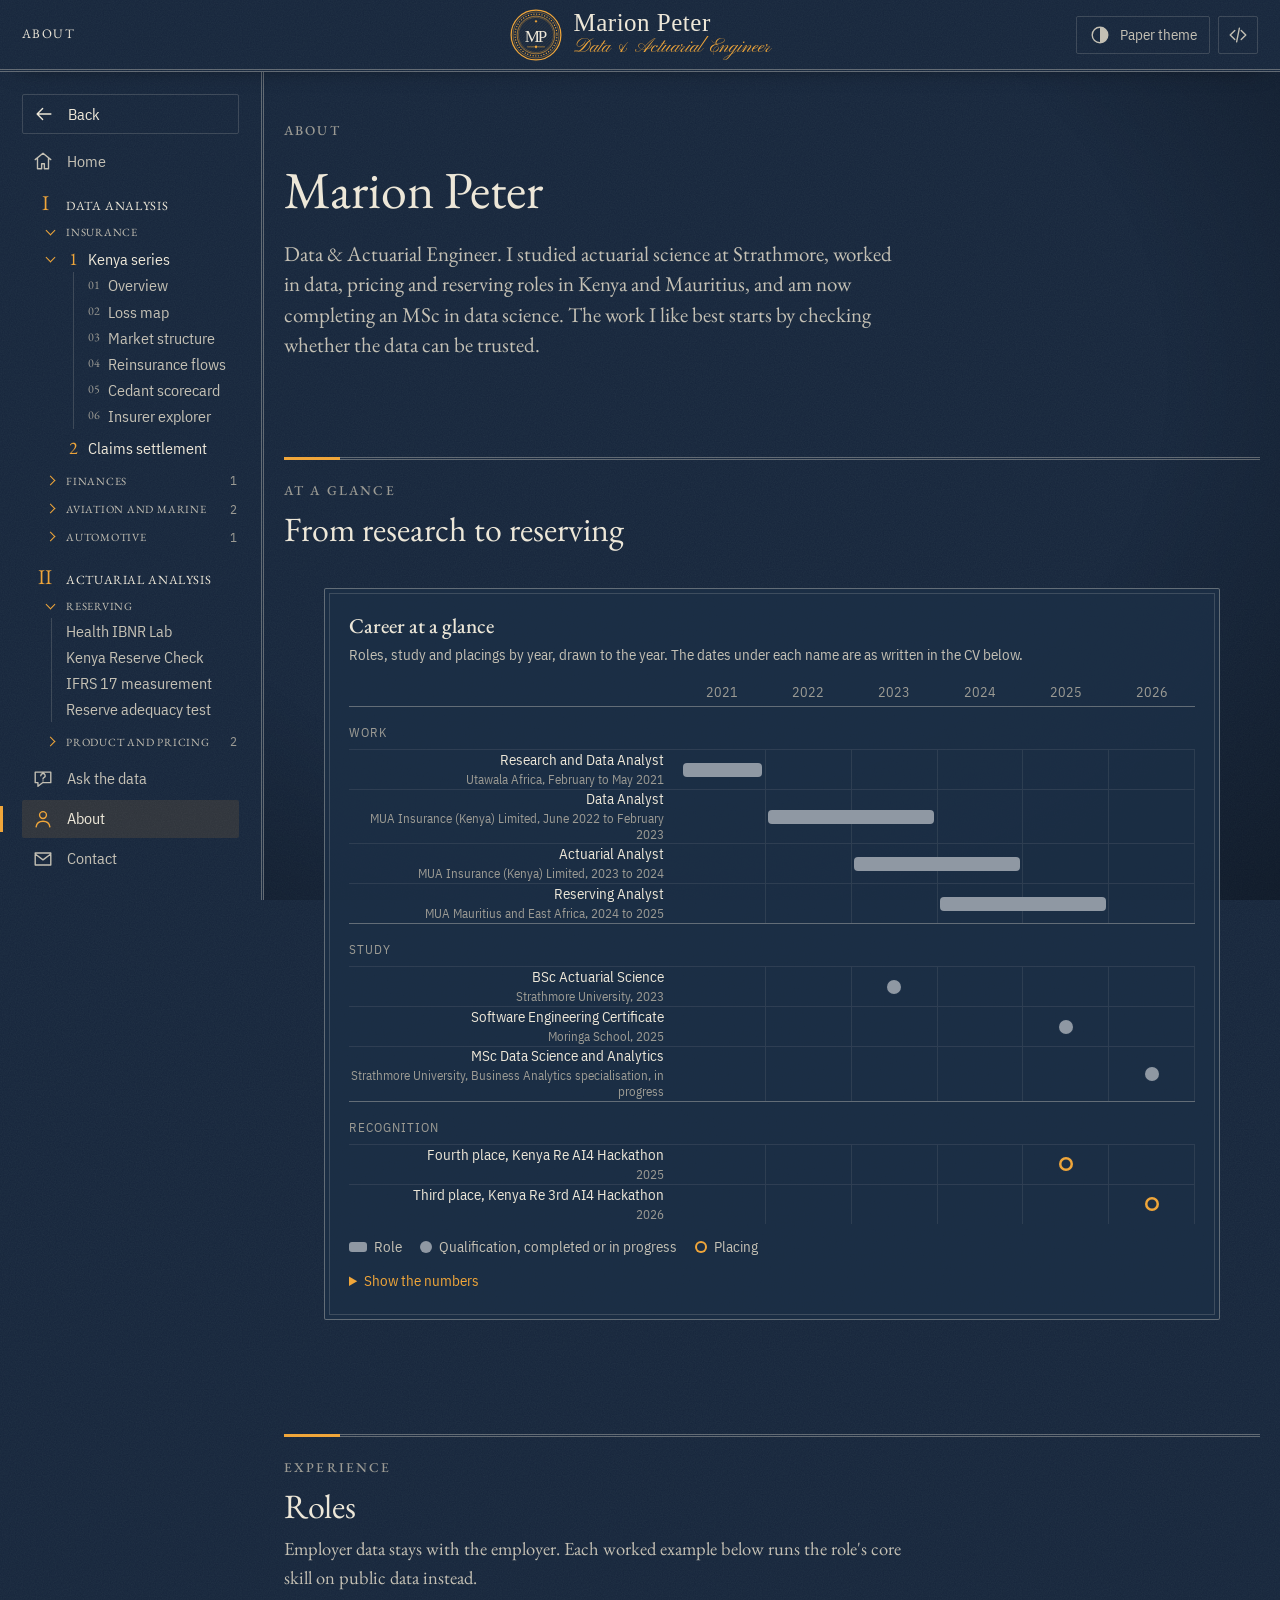
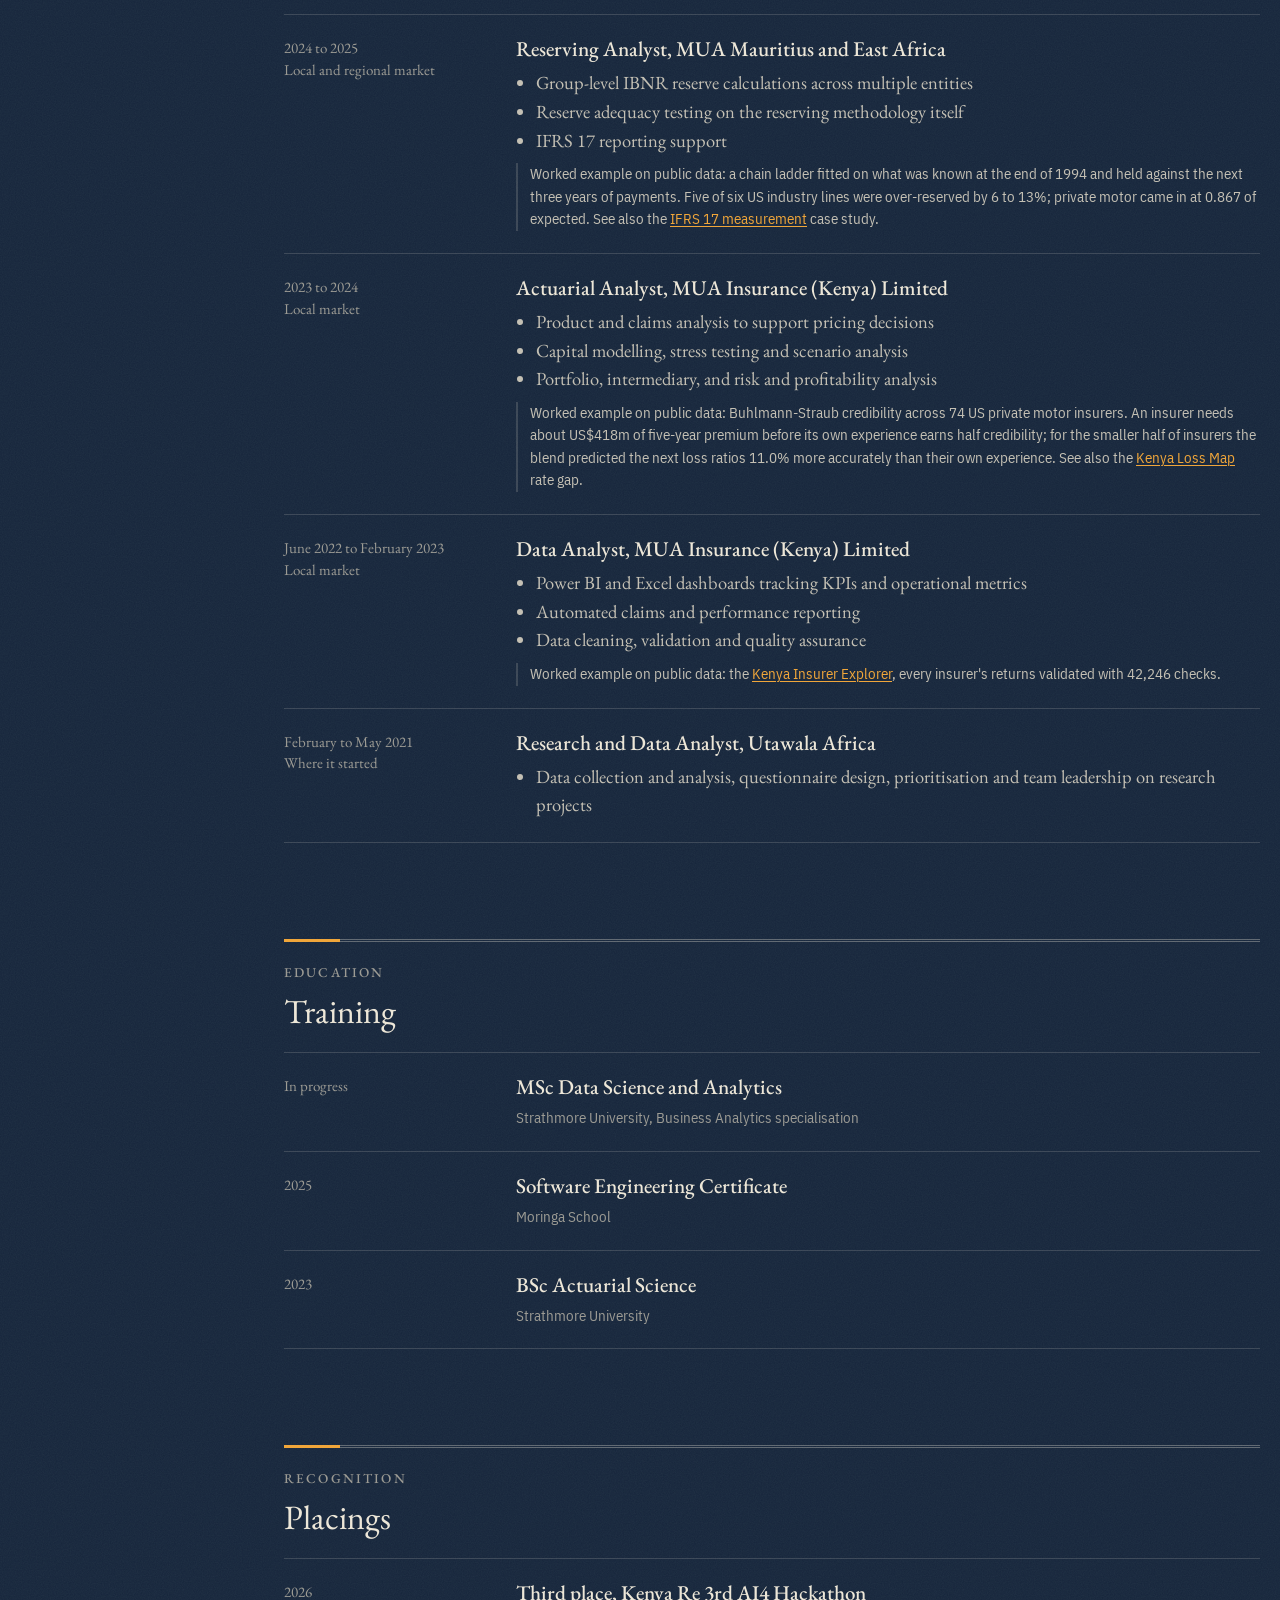
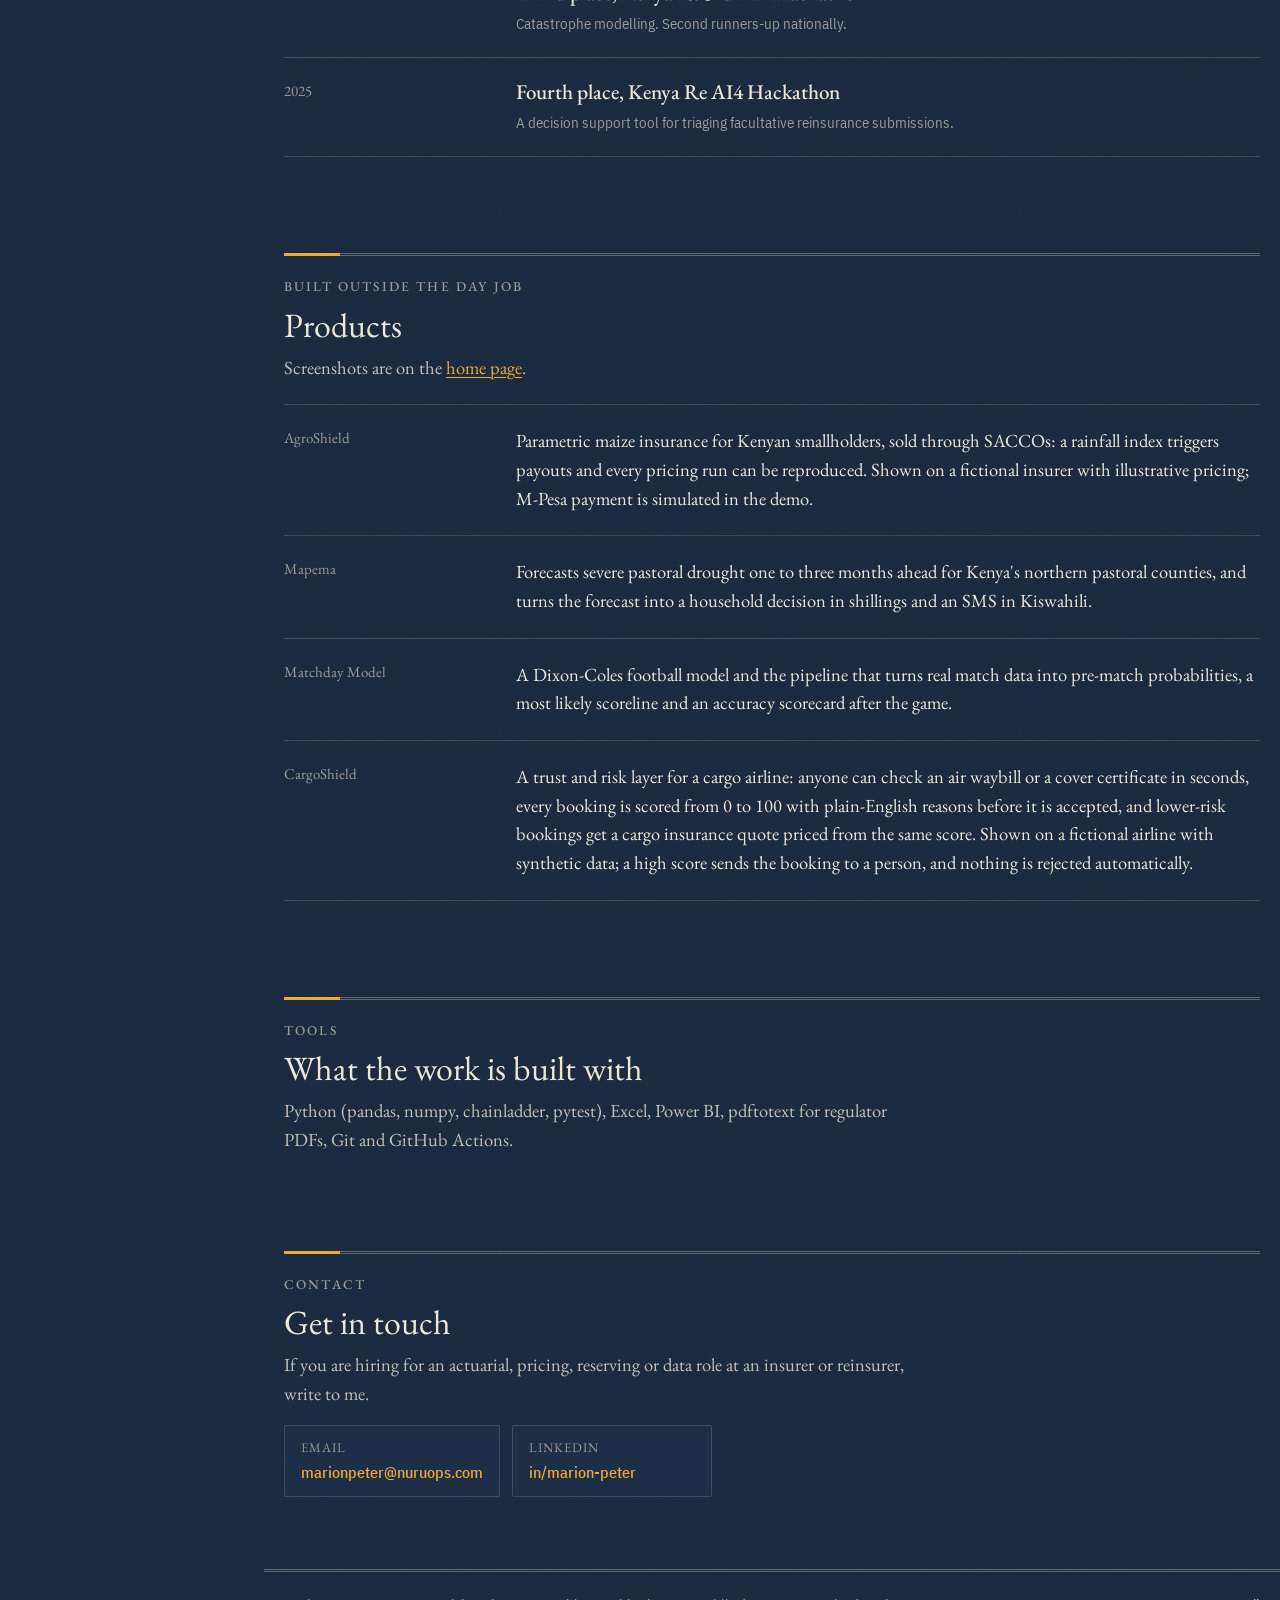
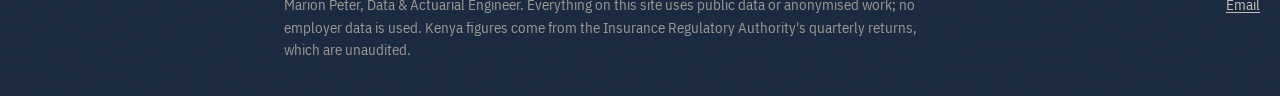
<file: about/index.html>
<!doctype html>
<html lang="en">
<head>
<meta charset="utf-8">
<meta name="viewport" content="width=device-width, initial-scale=1">
<title>About | Marion Peter</title>
<meta name="description" content="Marion Peter, Data &amp; Actuarial Engineer: reserving, pricing and data roles in Kenya and Mauritius, BSc Actuarial Science, MSc Data Science and Analytics in progress.">
<link rel="canonical" href="https://maidenpeter.github.io/about/">
<meta name="author" content="Marion Peter">
<meta name="theme-color" content="#15253b">
<meta property="og:type" content="website">
<meta property="og:site_name" content="Marion Peter">
<meta property="og:title" content="Marion Peter, Data &amp; Actuarial Engineer">
<meta property="og:description" content="Marion Peter, Data &amp; Actuarial Engineer: reserving, pricing and data roles in Kenya and Mauritius, BSc Actuarial Science, MSc Data Science and Analytics in progress.">
<meta property="og:url" content="https://maidenpeter.github.io/about/">
<meta property="og:image" content="https://maidenpeter.github.io/assets/og.png">
<meta property="og:image:width" content="1200">
<meta property="og:image:height" content="630">
<meta property="og:image:alt" content="Kenya general insurance underwriting result by class, 2018 to 2025: motor KSh -52.6bn, every other class together KSh +19.6bn.">
<meta name="twitter:card" content="summary_large_image">
<link rel="icon" href="/favicon.svg" type="image/svg+xml">
<link rel="icon" href="/favicon.ico" sizes="32x32">
<link rel="apple-touch-icon" href="/assets/apple-touch-icon.png">
<script>try{var t=localStorage.getItem('mp-theme');if(t==='light'||t==='dark')document.documentElement.setAttribute('data-theme',t)}catch(e){}</script>
<link rel="preconnect" href="https://fonts.googleapis.com">
<link rel="preconnect" href="https://fonts.gstatic.com" crossorigin>
<link rel="stylesheet" href="https://fonts.googleapis.com/css2?family=EB+Garamond:ital,wght@0,400;0,500;0,600;1,400&family=IBM+Plex+Sans+Condensed:wght@400;500;600&family=IM+Fell+English:ital@0;1&family=IM+Fell+English+SC&family=Pinyon+Script&family=Old+Standard+TT:ital,wght@0,400;0,700;1,400&display=swap">
<link rel="stylesheet" href="/assets/site.css">
<link rel="stylesheet" href="/assets/nav.css">
<link rel="stylesheet" href="/assets/viz.css">
</head>
<body>
<a class="skip" href="#main">Skip to content</a>
<header class="mp-top">
<nav class="mp-where" aria-label="You are here"><span class="mp-wc" aria-current="location">About</span></nav>
<a class="mp-brand" href="/"><svg class="mp-seal" viewBox="0 0 64 64" aria-hidden="true" focusable="false">
<defs><pattern id="mp-hatch" width="2.6" height="2.6" patternUnits="userSpaceOnUse" patternTransform="rotate(45)"><path d="M0 0v2.6" stroke="currentColor" stroke-width=".55"/></pattern></defs>
<circle cx="32" cy="32" r="30.6" fill="none" stroke="currentColor" stroke-width="1.5"/>
<circle cx="32" cy="32" r="28.3" fill="none" stroke="currentColor" stroke-width=".5"/>
<circle class="mp-beads" cx="32" cy="32" r="25.8" fill="none" stroke="currentColor" stroke-width="1.6" stroke-linecap="round" stroke-dasharray="0 3.377"/>
<circle cx="32" cy="32" r="23.2" fill="url(#mp-hatch)" fill-opacity=".22" stroke="currentColor" stroke-width=".8"/>
<circle cx="32" cy="32" r="21.6" fill="none" stroke="currentColor" stroke-width=".35"/>
<path d="M32 13.4l1.7 1.7-1.7 1.7-1.7-1.7z" fill="currentColor"/>
<text x="32" y="40.6" text-anchor="middle"><tspan>M</tspan><tspan dx="-2.4">P</tspan></text>
<path d="M21.5 46.6h8M34.5 46.6h8" stroke="currentColor" stroke-width=".7" stroke-linecap="round"/>
<path d="M32 44.5l2.1 2.1-2.1 2.1-2.1-2.1z" fill="currentColor"/>
</svg><span class="mp-who"><b class="mp-nm">Marion Peter</b><span class="mp-role">Data &amp; Actuarial Engineer</span></span></a>
<div class="mp-tools"><button class="mp-theme" type="button" hidden><svg class="mp-ic" viewBox="0 0 24 24" width="22" height="22" aria-hidden="true" focusable="false" fill="none" stroke="currentColor" stroke-width="1.5" stroke-linecap="round" stroke-linejoin="round"><path d="M12 3.5a8.5 8.5 0 1 0 0 17 8.5 8.5 0 0 0 0-17z"/><path d="M12 3.5a8.5 8.5 0 0 1 0 17z" fill="currentColor" stroke="none"/></svg><span class="mp-l">Paper theme</span></button><a class="mp-gh" href="https://github.com/maidenpeter" aria-label="GitHub" title="GitHub"><svg class="mp-ic" viewBox="0 0 24 24" width="22" height="22" aria-hidden="true" focusable="false" fill="none" stroke="currentColor" stroke-width="1.5" stroke-linecap="round" stroke-linejoin="round"><path d="M8.5 7 3.5 12l5 5M15.5 7l5 5-5 5M13.5 4.5l-3 15"/></svg><span class="mp-l">GitHub</span></a></div>
</header>
<div class="mp-side"><nav class="mp-nav" aria-label="Main"><a class="mp-back" href="/"><svg class="mp-ic" viewBox="0 0 24 24" width="22" height="22" aria-hidden="true" focusable="false" fill="none" stroke="currentColor" stroke-width="1.5" stroke-linecap="round" stroke-linejoin="round"><path d="M19.5 12h-15M10.5 6l-6 6 6 6"/></svg><span class="mp-l">Back</span><span class="mp-s">Back</span></a><a href="/" data-spy=""><svg class="mp-ic" viewBox="0 0 24 24" width="22" height="22" aria-hidden="true" focusable="false" fill="none" stroke="currentColor" stroke-width="1.5" stroke-linecap="round" stroke-linejoin="round"><path d="M3.5 10.5 12 3.5l8.5 7M6 9v11.5h4.5V15h3v5.5H18V9"/></svg><span class="mp-l">Home</span><span class="mp-s">Home</span></a><div class="mp-ch"><button class="mp-ch-btn" type="button" popovertarget="mp-ch-data" data-spy="data work signals claims ask mpesa-series aviation data-more"><svg class="mp-ic" viewBox="0 0 24 24" width="22" height="22" aria-hidden="true" focusable="false" fill="none" stroke="currentColor" stroke-width="1.5" stroke-linecap="round" stroke-linejoin="round"><path d="M3.5 20.5h17M7 17v-5M12 17V6.5M17 17V9.5"/></svg><span class="mp-s">Data</span></button><div class="mp-items" id="mp-ch-data" popover aria-label="Data analysis"><a class="mp-ch-link" href="/#data" data-spy="data work signals claims ask mpesa-series aviation data-more"><span class="mp-num">I</span><span class="mp-ch-t">Data analysis</span><span class="mp-ch-line">Insurance, finances, air cargo and automotive data, checked before it is believed</span></a><details class="mp-grp" open><summary class="mp-grp-t">Insurance<span class="mp-grp-n">7</span></summary><div class="mp-grp-in"><details class="mp-grp mp-an" open><summary class="mp-grp-t"><span class="mp-an-n">1</span>Kenya series<span class="mp-grp-n">6</span></summary><div class="mp-grp-in"><a class="mp-it" href="/kenya-insurance/"><span class="mp-it-n">01</span>Overview</a><a class="mp-it" href="/ira-kenya-insurance/page/kenya-insurance-loss-map.html"><span class="mp-it-n">02</span>Loss map</a><a class="mp-it" href="/ira-kenya-insurance/page/kenya-insurance-market-structure.html"><span class="mp-it-n">03</span>Market structure</a><a class="mp-it" href="/ira-kenya-insurance/page/kenya-insurance-reinsurance-flows.html"><span class="mp-it-n">04</span>Reinsurance flows</a><a class="mp-it" href="/ira-kenya-reinsurance/page/kenya-cedant-scorecard.html"><span class="mp-it-n">05</span>Cedant scorecard</a><a class="mp-it" href="/ira-kenya-data/explorer/kenya-insurer-explorer.html"><span class="mp-it-n">06</span>Insurer explorer</a></div></details><a class="mp-it mp-an-link" href="/ira-kenya-insurance/page/kenya-claims-settlement.html"><span class="mp-an-n">2</span>Claims settlement</a></div></details><details class="mp-grp"><summary class="mp-grp-t">Finances<span class="mp-grp-n">1</span></summary><div class="mp-grp-in"><details class="mp-grp mp-an" open><summary class="mp-grp-t"><span class="mp-an-n">3</span>M-Pesa series<span class="mp-grp-n">1</span></summary><div class="mp-grp-in"><a class="mp-it" href="/mpesa-statement-to-excel/"><span class="mp-it-n">01</span>Statement to Excel</a></div></details></div></details><details class="mp-grp"><summary class="mp-grp-t">Aviation and marine<span class="mp-grp-n">2</span></summary><div class="mp-grp-in"><a class="mp-it" href="/#cargo-ops">Cargo Ops Lab</a><a class="mp-it" href="/#cargoshield">CargoShield</a></div></details><details class="mp-grp"><summary class="mp-grp-t">Automotive<span class="mp-grp-n">1</span></summary><div class="mp-grp-in"><a class="mp-it" href="/work/dealer-revenue/">Dealer revenue audit</a></div></details></div></div><div class="mp-ch"><button class="mp-ch-btn" type="button" popovertarget="mp-ch-actuarial" data-spy="actuarial reserving pricing"><svg class="mp-ic" viewBox="0 0 24 24" width="22" height="22" aria-hidden="true" focusable="false" fill="none" stroke="currentColor" stroke-width="1.5" stroke-linecap="round" stroke-linejoin="round"><path d="M4 4h4.5v4.5H4zM9.75 4h4.5v4.5h-4.5zM15.5 4H20v4.5h-4.5zM4 9.75h4.5v4.5H4zM9.75 9.75h4.5v4.5h-4.5zM4 15.5h4.5V20H4z"/></svg><span class="mp-s">Actuarial</span></button><div class="mp-items" id="mp-ch-actuarial" popover aria-label="Actuarial analysis"><a class="mp-ch-link" href="/#actuarial" data-spy="actuarial reserving pricing"><span class="mp-num">II</span><span class="mp-ch-t">Actuarial analysis</span><span class="mp-ch-line">Reserving, IFRS 17 and pricing</span></a><details class="mp-grp" open><summary class="mp-grp-t">Reserving<span class="mp-grp-n">4</span></summary><div class="mp-grp-in"><a class="mp-it" href="/#hil">Health IBNR Lab</a><a class="mp-it" href="/#reserve-check">Kenya Reserve Check</a><a class="mp-it" href="/work/ifrs17-measurement/">IFRS 17 measurement</a><a class="mp-it" href="/work/reserve-adequacy/">Reserve adequacy test</a></div></details><details class="mp-grp"><summary class="mp-grp-t">Product and pricing<span class="mp-grp-n">2</span></summary><div class="mp-grp-in"><a class="mp-it" href="/#ipl">Persistency Lab</a><a class="mp-it" href="/#agroshield">AgroShield pricing</a></div></details></div></div><a href="/ask/" data-spy=""><svg class="mp-ic" viewBox="0 0 24 24" width="22" height="22" aria-hidden="true" focusable="false" fill="none" stroke="currentColor" stroke-width="1.5" stroke-linecap="round" stroke-linejoin="round"><path d="M3.5 4.5h17v11.5h-9l-5 4v-4h-3zM9.6 8.4a2.4 2.4 0 1 1 3.4 2.2c-.6.3-1 .8-1 1.5M12 14v.1"/></svg><span class="mp-l">Ask the data</span><span class="mp-s">Ask</span></a><a href="/about/" aria-current="page" data-spy="method"><svg class="mp-ic" viewBox="0 0 24 24" width="22" height="22" aria-hidden="true" focusable="false" fill="none" stroke="currentColor" stroke-width="1.5" stroke-linecap="round" stroke-linejoin="round"><path d="M12 11.5a3.75 3.75 0 1 0 0-7.5 3.75 3.75 0 0 0 0 7.5zM4.5 20.5c.6-3.9 3.6-6 7.5-6s6.9 2.1 7.5 6"/></svg><span class="mp-l">About</span><span class="mp-s">About</span></a><a href="/#contact" data-spy="contact"><svg class="mp-ic" viewBox="0 0 24 24" width="22" height="22" aria-hidden="true" focusable="false" fill="none" stroke="currentColor" stroke-width="1.5" stroke-linecap="round" stroke-linejoin="round"><path d="M3.5 5.5h17v13h-17zM3.5 6.5l8.5 6.5 8.5-6.5"/></svg><span class="mp-l">Contact</span><span class="mp-s">Contact</span></a></nav></div>

<main id="main" class="wrap">
<section aria-labelledby="h1">
<span class="eyebrow">About</span>
<h1 id="h1">Marion Peter</h1>
<p class="lede">Data &amp; Actuarial Engineer. I studied actuarial science at Strathmore, worked in data, pricing and reserving roles in Kenya and Mauritius, and am now completing an MSc in data science. The work I like best starts by checking whether the data can be trusted.</p>
</section>
<section aria-labelledby="h-tl">
<div class="sechead"><span class="eyebrow">At a glance</span><h2 id="h-tl">From research to reserving</h2></div>
<figure class="panel vz"><h3>Career at a glance</h3><p class="vz-sub">Roles, study and placings by year, drawn to the year. The dates under each name are as written in the CV below.</p><div class="vz-tl" role="img" aria-label="Career timeline: Research and Data Analyst, Utawala Africa, February to May 2021; Data Analyst, MUA Insurance (Kenya) Limited, June 2022 to February 2023; Actuarial Analyst, MUA Insurance (Kenya) Limited, 2023 to 2024; Reserving Analyst, MUA Mauritius and East Africa, 2024 to 2025; BSc Actuarial Science, Strathmore University, 2023; Software Engineering Certificate, Moringa School, 2025; MSc Data Science and Analytics, Strathmore University, Business Analytics specialisation, in progress; Fourth place, Kenya Re AI4 Hackathon, 2025; Third place, Kenya Re 3rd AI4 Hackathon, 2026."><div class="vz-tl-row vz-tl-head" aria-hidden="true"><span></span><span class="vz-tl-track" style="--n:6"><span>2021</span><span>2022</span><span>2023</span><span>2024</span><span>2025</span><span>2026</span></span></div><div class="vz-tl-group">Work</div><div class="vz-tl-row"><span class="vz-tl-name">Research and Data Analyst<small>Utawala Africa, February to May 2021</small></span><span class="vz-tl-track" style="--n:6"><i class="vz-tl-bar" style="grid-column:1 / 2" title="Research and Data Analyst: Utawala Africa, February to May 2021"></i></span></div><div class="vz-tl-row"><span class="vz-tl-name">Data Analyst<small>MUA Insurance (Kenya) Limited, June 2022 to February 2023</small></span><span class="vz-tl-track" style="--n:6"><i class="vz-tl-bar" style="grid-column:2 / 4" title="Data Analyst: MUA Insurance (Kenya) Limited, June 2022 to February 2023"></i></span></div><div class="vz-tl-row"><span class="vz-tl-name">Actuarial Analyst<small>MUA Insurance (Kenya) Limited, 2023 to 2024</small></span><span class="vz-tl-track" style="--n:6"><i class="vz-tl-bar" style="grid-column:3 / 5" title="Actuarial Analyst: MUA Insurance (Kenya) Limited, 2023 to 2024"></i></span></div><div class="vz-tl-row"><span class="vz-tl-name">Reserving Analyst<small>MUA Mauritius and East Africa, 2024 to 2025</small></span><span class="vz-tl-track" style="--n:6"><i class="vz-tl-bar" style="grid-column:4 / 6" title="Reserving Analyst: MUA Mauritius and East Africa, 2024 to 2025"></i></span></div><div class="vz-tl-group">Study</div><div class="vz-tl-row"><span class="vz-tl-name">BSc Actuarial Science<small>Strathmore University, 2023</small></span><span class="vz-tl-track" style="--n:6"><i class="vz-tl-pt dot" style="grid-column:3 / 4" title="BSc Actuarial Science: Strathmore University, 2023"></i></span></div><div class="vz-tl-row"><span class="vz-tl-name">Software Engineering Certificate<small>Moringa School, 2025</small></span><span class="vz-tl-track" style="--n:6"><i class="vz-tl-pt dot" style="grid-column:5 / 6" title="Software Engineering Certificate: Moringa School, 2025"></i></span></div><div class="vz-tl-row"><span class="vz-tl-name">MSc Data Science and Analytics<small>Strathmore University, Business Analytics specialisation, in progress</small></span><span class="vz-tl-track" style="--n:6"><i class="vz-tl-pt dot" style="grid-column:6 / 7" title="MSc Data Science and Analytics: Strathmore University, Business Analytics specialisation, in progress"></i></span></div><div class="vz-tl-group">Recognition</div><div class="vz-tl-row"><span class="vz-tl-name">Fourth place, Kenya Re AI4 Hackathon<small>2025</small></span><span class="vz-tl-track" style="--n:6"><i class="vz-tl-pt ring" style="grid-column:5 / 6" title="Fourth place, Kenya Re AI4 Hackathon: 2025"></i></span></div><div class="vz-tl-row"><span class="vz-tl-name">Third place, Kenya Re 3rd AI4 Hackathon<small>2026</small></span><span class="vz-tl-track" style="--n:6"><i class="vz-tl-pt ring" style="grid-column:6 / 7" title="Third place, Kenya Re 3rd AI4 Hackathon: 2026"></i></span></div></div><ul class="vz-key"><li><i class="tl-bar"></i>Role</li><li><i class="tl-dot"></i>Qualification, completed or in progress</li><li><i class="tl-ring"></i>Placing</li></ul><details class="vz-tab"><summary>Show the numbers</summary><div class="vz-scroll"><table class="data"><thead><tr><th scope="col">Item</th><th scope="col">Dates</th></tr></thead><tbody><tr><th scope="row">Research and Data Analyst</th><td>Utawala Africa, February to May 2021</td></tr><tr><th scope="row">Data Analyst</th><td>MUA Insurance (Kenya) Limited, June 2022 to February 2023</td></tr><tr><th scope="row">Actuarial Analyst</th><td>MUA Insurance (Kenya) Limited, 2023 to 2024</td></tr><tr><th scope="row">Reserving Analyst</th><td>MUA Mauritius and East Africa, 2024 to 2025</td></tr><tr><th scope="row">BSc Actuarial Science</th><td>Strathmore University, 2023</td></tr><tr><th scope="row">Software Engineering Certificate</th><td>Moringa School, 2025</td></tr><tr><th scope="row">MSc Data Science and Analytics</th><td>Strathmore University, Business Analytics specialisation, in progress</td></tr><tr><th scope="row">Fourth place, Kenya Re AI4 Hackathon</th><td>2025</td></tr><tr><th scope="row">Third place, Kenya Re 3rd AI4 Hackathon</th><td>2026</td></tr></tbody></table></div></details></figure>
</section>
<section aria-labelledby="h-exp">
<div class="sechead"><span class="eyebrow">Experience</span><h2 id="h-exp">Roles</h2>
<p>Employer data stays with the employer. Each worked example below runs the role's core skill on public data instead.</p></div>
<div class="cv"><div class="role"><div class="when">2024 to 2025<br>Local and regional market</div><div class="what"><h3>Reserving Analyst, MUA Mauritius and East Africa</h3>
<ul><li>Group-level IBNR reserve calculations across multiple entities</li><li>Reserve adequacy testing on the reserving methodology itself</li><li>IFRS 17 reporting support</li></ul><p class="ex">Worked example on public data: a chain ladder fitted on what was known at the end of 1994 and held against the next three years of payments. Five of six US industry lines were over-reserved by 6 to 13%; private motor came in at 0.867 of expected. See also the <a href="/work/ifrs17-measurement/">IFRS 17 measurement</a> case study.</p></div></div><div class="role"><div class="when">2023 to 2024<br>Local market</div><div class="what"><h3>Actuarial Analyst, MUA Insurance (Kenya) Limited</h3>
<ul><li>Product and claims analysis to support pricing decisions</li><li>Capital modelling, stress testing and scenario analysis</li><li>Portfolio, intermediary, and risk and profitability analysis</li></ul><p class="ex">Worked example on public data: Buhlmann-Straub credibility across 74 US private motor insurers. An insurer needs about US$418m of five-year premium before its own experience earns half credibility; for the smaller half of insurers the blend predicted the next loss ratios 11.0% more accurately than their own experience. See also the <a href="https://maidenpeter.github.io/ira-kenya-insurance/page/kenya-insurance-loss-map.html">Kenya Loss Map</a> rate gap.</p></div></div><div class="role"><div class="when">June 2022 to February 2023<br>Local market</div><div class="what"><h3>Data Analyst, MUA Insurance (Kenya) Limited</h3>
<ul><li>Power BI and Excel dashboards tracking KPIs and operational metrics</li><li>Automated claims and performance reporting</li><li>Data cleaning, validation and quality assurance</li></ul><p class="ex">Worked example on public data: the <a href="https://maidenpeter.github.io/ira-kenya-data/explorer/kenya-insurer-explorer.html">Kenya Insurer Explorer</a>, every insurer's returns validated with 42,246 checks.</p></div></div><div class="role"><div class="when">February to May 2021<br>Where it started</div><div class="what"><h3>Research and Data Analyst, Utawala Africa</h3>
<ul><li>Data collection and analysis, questionnaire design, prioritisation and team leadership on research projects</li></ul></div></div></div>
</section>
<section aria-labelledby="h-edu">
<div class="sechead"><span class="eyebrow">Education</span><h2 id="h-edu">Training</h2></div>
<div class="cv"><div class="role"><div class="when">In progress</div><div class="what"><h3>MSc Data Science and Analytics</h3><p class="small" style="font-size:15px">Strathmore University, Business Analytics specialisation</p></div></div><div class="role"><div class="when">2025</div><div class="what"><h3>Software Engineering Certificate</h3><p class="small" style="font-size:15px">Moringa School</p></div></div><div class="role"><div class="when">2023</div><div class="what"><h3>BSc Actuarial Science</h3><p class="small" style="font-size:15px">Strathmore University</p></div></div></div>
</section>
<section aria-labelledby="h-rec">
<div class="sechead"><span class="eyebrow">Recognition</span><h2 id="h-rec">Placings</h2></div>
<div class="cv"><div class="role"><div class="when">2026</div><div class="what"><h3>Third place, Kenya Re 3rd AI4 Hackathon</h3><p class="small" style="font-size:15px">Catastrophe modelling. Second runners-up nationally.</p></div></div><div class="role"><div class="when">2025</div><div class="what"><h3>Fourth place, Kenya Re AI4 Hackathon</h3><p class="small" style="font-size:15px">A decision support tool for triaging facultative reinsurance submissions.</p></div></div></div>
</section>
<section aria-labelledby="h-built"><div class="sechead"><span class="eyebrow">Built outside the day job</span><h2 id="h-built">Products</h2><p>Screenshots are on the <a href="/">home page</a>.</p></div><div class="cv"><div class="role"><div class="when">AgroShield</div><div class="what"><p>Parametric maize insurance for Kenyan smallholders, sold through SACCOs: a rainfall index triggers payouts and every pricing run can be reproduced. Shown on a fictional insurer with illustrative pricing; M-Pesa payment is simulated in the demo.</p></div></div><div class="role"><div class="when">Mapema</div><div class="what"><p>Forecasts severe pastoral drought one to three months ahead for Kenya&#x27;s northern pastoral counties, and turns the forecast into a household decision in shillings and an SMS in Kiswahili.</p></div></div><div class="role"><div class="when">Matchday Model</div><div class="what"><p>A Dixon-Coles football model and the pipeline that turns real match data into pre-match probabilities, a most likely scoreline and an accuracy scorecard after the game.</p></div></div><div class="role"><div class="when">CargoShield</div><div class="what"><p>A trust and risk layer for a cargo airline: anyone can check an air waybill or a cover certificate in seconds, every booking is scored from 0 to 100 with plain-English reasons before it is accepted, and lower-risk bookings get a cargo insurance quote priced from the same score. Shown on a fictional airline with synthetic data; a high score sends the booking to a person, and nothing is rejected automatically.</p></div></div></div></section>
<section aria-labelledby="h-tools">
<div class="sechead"><span class="eyebrow">Tools</span><h2 id="h-tools">What the work is built with</h2>
<p>Python (pandas, numpy, chainladder, pytest), Excel, Power BI, pdftotext for regulator PDFs, Git and GitHub Actions.</p></div>
</section>
<section id="contact" class="contact" aria-labelledby="h-contact">
<div class="sechead"><span class="eyebrow">Contact</span><h2 id="h-contact">Get in touch</h2>
<p>If you are hiring for an actuarial, pricing, reserving or data role at an insurer or reinsurer, write to me.</p></div>
<ul>
<li><a href="mailto:marionpeter@nuruops.com"><span>Email</span><b>marionpeter@nuruops.com</b></a></li>
<li><a href="https://www.linkedin.com/in/marion-peter"><span>LinkedIn</span><b>in/marion-peter</b></a></li>
</ul>
</section>
</main>
<footer class="site-foot"><div class="wrap">
<p>Marion Peter, Data &amp; Actuarial Engineer. Everything on this site uses public data or anonymised work; no employer data is used. Kenya figures come from the Insurance Regulatory Authority's quarterly returns, which are unaudited.</p>
<p><a href="mailto:marionpeter@nuruops.com">Email</a></p>
</div></footer>
<script id="mp-nav-js">(function(){var d=document.documentElement,side=document.querySelector('.mp-side');if(!side)return;
var each=function(sel,f){[].forEach.call(document.querySelectorAll(sel),f)},hide=function(p){try{p.hidePopover()}catch(x){}};
// a short desktop window starts with the groups that do not hold this page folded, so the side bar fits
// the series strip opens scrolled to the current page, and fades at each end that has more
var sl=document.querySelector('.mp-sub-list');if(sl){var sc=sl.querySelector('a[aria-current]');var edge=function(){sl.classList.toggle('mp-more',sl.scrollLeft+sl.clientWidth<sl.scrollWidth-2);sl.classList.toggle('mp-less',sl.scrollLeft>2)};var mid=function(){if(sc)sl.scrollLeft+=sc.getBoundingClientRect().left-sl.getBoundingClientRect().left-(sl.clientWidth-sc.offsetWidth)/2;edge()};mid();addEventListener('load',mid);if(document.fonts)document.fonts.ready.then(mid);sl.addEventListener('scroll',edge,{passive:true});addEventListener('resize',edge)}
if(matchMedia('(min-width:861px) and (max-height:780px)').matches)each('.mp-side .mp-grp[open]',function(g){if(!g.querySelector('[aria-current]'))g.open=false});
var b=document.querySelector('.mp-theme');if(b){var l=b.querySelector('.mp-l');
var cur=function(){return d.getAttribute('data-theme')||'dark'};
var lab=function(){var c=cur();l.textContent=c==='dark'?'Paper theme':'Ink theme';b.setAttribute('aria-label','Switch to '+(c==='dark'?'paper':'ink')+' theme')};
b.hidden=false;b.addEventListener('click',function(){var x=cur()==='dark'?'light':'dark';d.setAttribute('data-theme',x);try{localStorage.setItem('mp-theme',x)}catch(e){}lab()});lab()}
var touched=false;['wheel','touchstart','keydown','mousedown'].forEach(function(t){addEventListener(t,function(){touched=true},{once:true,passive:true})});
var ready=function(){var h=location.hash,t=null;try{t=h&&document.getElementById(decodeURIComponent(h.slice(1)))}catch(e){}if(t&&!touched)t.scrollIntoView();d.classList.add('mp-ready')};
if(document.readyState==='complete')d.classList.add('mp-ready');else addEventListener('load',ready);
var bk=side.querySelector('.mp-back');if(bk){var same=false;try{same=new URL(document.referrer).origin===location.origin}catch(e){}
var st=function(){var s=history.state;return s&&typeof s==='object'?s:null},put=function(n){var s=st()||{};s.mpd=n;try{history.replaceState(s,'')}catch(e){}};
var s0=st(),depth=s0&&typeof s0.mpd==='number'?s0.mpd:(same?1:0);put(depth);
var show=function(){if(bk.hasAttribute('data-home'))bk.hidden=depth<1},sync=function(){var s=st();if(s&&typeof s.mpd==='number')depth=s.mpd;show()};
bk.addEventListener('click',function(e){if(depth>0&&history.length>1){e.preventDefault();history.back()}});
addEventListener('popstate',sync);addEventListener('pageshow',sync);
addEventListener('hashchange',function(){var s=st();if(s&&typeof s.mpd==='number')depth=s.mpd;else{depth+=1;put(depth)}show()});show()}
var guard=false;
document.addEventListener('pointerdown',function(e){var o=document.querySelector('[popover]:popover-open');guard=!!o&&!o.contains(e.target)&&!(e.target.closest&&e.target.closest('[popovertarget]'))},true);
document.addEventListener('pointercancel',function(){guard=false},true);
document.addEventListener('click',function(e){if(guard&&e.detail){guard=false;e.preventDefault();e.stopPropagation();return}guard=false;
var a=e.target.closest&&e.target.closest('[popover] a[href]'),p=a&&a.closest('[popover]');if(p&&p.matches(':popover-open'))hide(p)},true);
each('.pop',function(p){p.addEventListener('focusout',function(e){if(e.relatedTarget&&!p.contains(e.relatedTarget)&&p.matches(':popover-open'))hide(p)})});
var mq=matchMedia('(min-width:861px)'),shut=function(){if(mq.matches)each('.mp-items',function(p){if(p.matches(':popover-open'))hide(p)})};
if(mq.addEventListener)mq.addEventListener('change',shut);else if(mq.addListener)mq.addListener(shut);
if(!HTMLElement.prototype.hasOwnProperty('popover')){each('.mp-ch-btn',function(x){x.addEventListener('click',function(){var a=x.nextElementSibling&&x.nextElementSibling.querySelector('.mp-ch-link');if(a)location.href=a.href})});
each('button[popovertarget]:not(.mp-ch-btn)',function(x){x.addEventListener('click',function(){var t=document.getElementById(x.getAttribute('popovertarget'));if(t)t.toggleAttribute('data-open')})})}
var nav=side.querySelector('.mp-nav'),home=location.pathname==='/'||location.pathname==='/index.html',
secs=home?[].slice.call(document.querySelectorAll('main section[id]')):[],
links=[].slice.call(nav.querySelectorAll('[data-spy]'));if(!secs.length)return;
var wh=document.querySelector('.mp-where[data-where]'),wmap={},shown=null;try{wmap=JSON.parse(wh.getAttribute('data-where'))}catch(e){}
var esc=function(s){return String(s).replace(/[&<>"]/g,function(c){return{'&':'&amp;','<':'&lt;','>':'&gt;','"':'&quot;'}[c]})};
var draw=function(key){var cr=wmap.hasOwnProperty(key)?wmap[key]:wmap[''];if(!wh||!cr||shown===key)return;shown=key;
wh.innerHTML=cr.map(function(c,i){var t=c.length===3?c:[null,c[0],c[1]],inner=(t[0]?'<b class="mp-wn">'+t[0]+'</b> ':'')+esc(t[1]);
return(i===cr.length-1||!t[2])?'<span class="mp-wc" aria-current="location">'+inner+'</span>':'<a class="mp-wc" href="'+esc(t[2])+'">'+inner+'</a>'}).join('<span class="mp-ws" aria-hidden="true">/</span>')};
function spy(){var y=window.innerHeight*0.3,c='',any=false;
for(var i=0;i<secs.length;i++)if(secs[i].getBoundingClientRect().top<=y)c=secs[i].id;
if(window.innerHeight+window.scrollY>=d.scrollHeight-2)c=secs[secs.length-1].id;
links.forEach(function(a){var on=!!c&&a.getAttribute('data-spy').split(' ').indexOf(c)>-1;a.classList.toggle('mp-here',on);if(on)any=true});
nav.classList.toggle('mp-spying',any);draw(c)}
var q=0;window.addEventListener('scroll',function(){if(!q)q=requestAnimationFrame(function(){q=0;spy()})},{passive:true});
window.addEventListener('resize',spy);spy()})();</script>
</body>
</html>
</file>
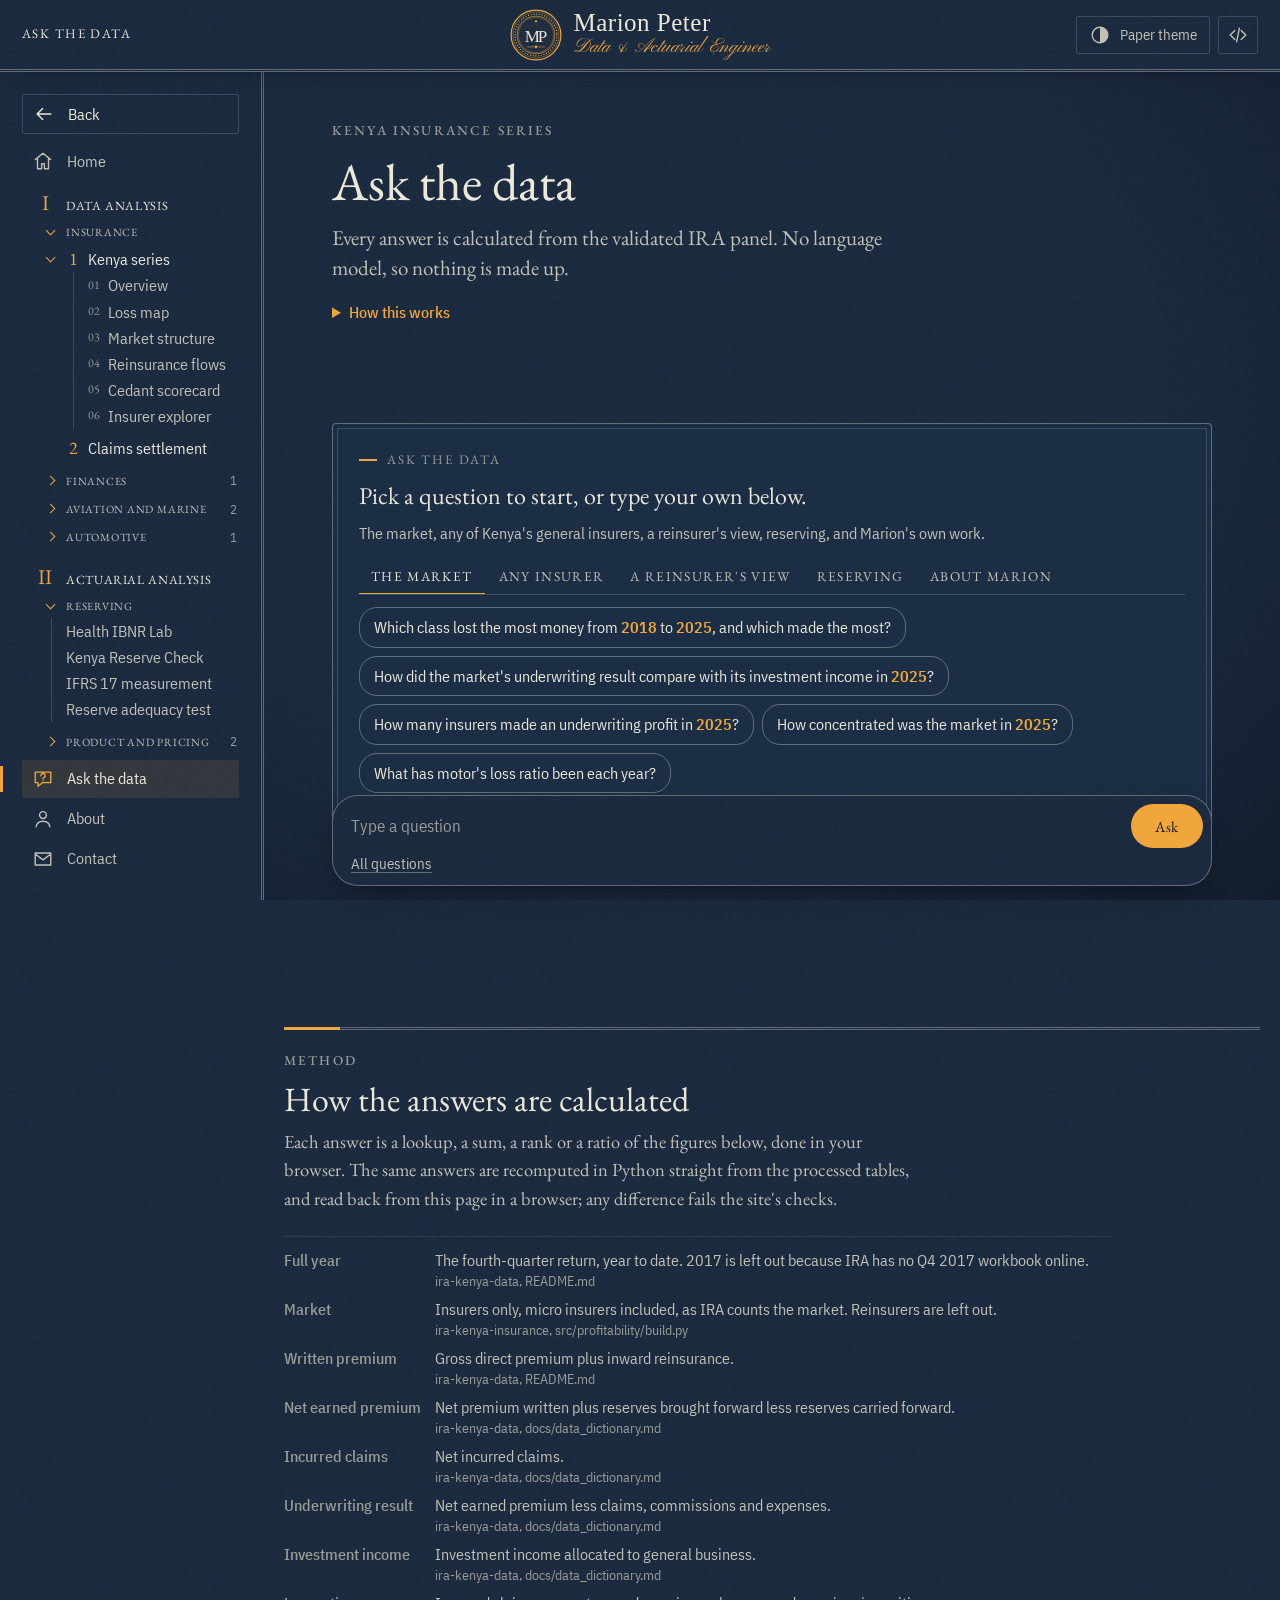
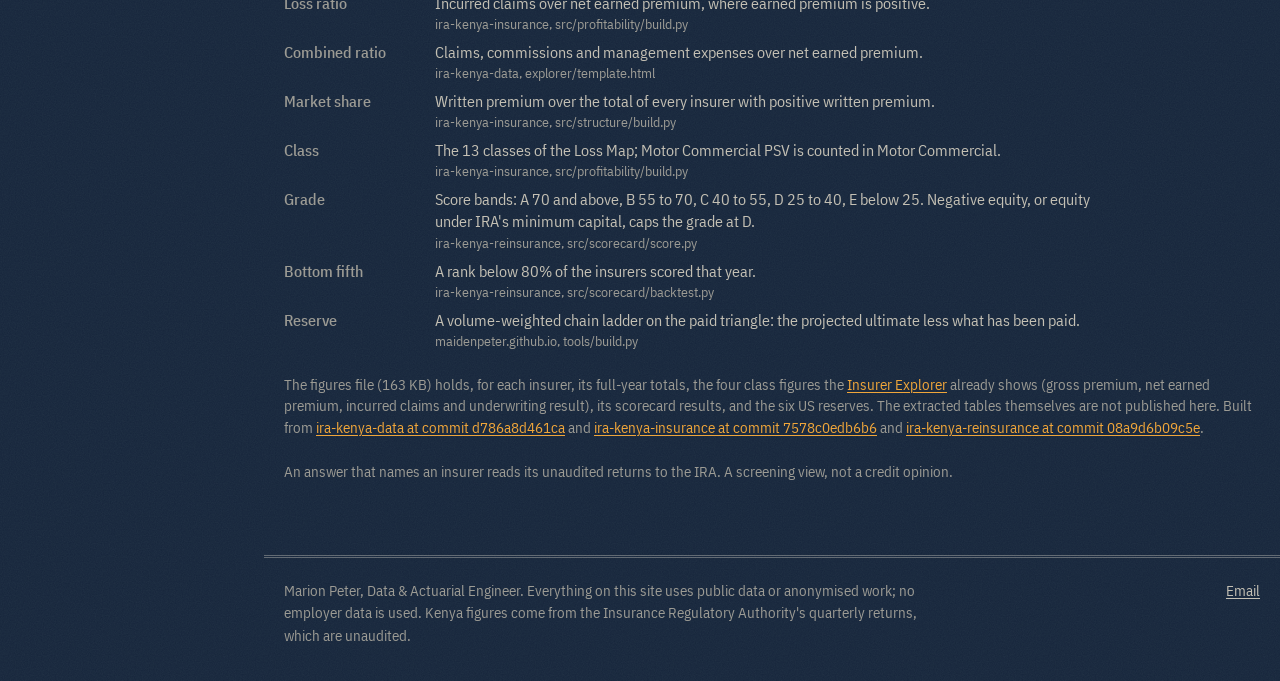
<file: ask/index.html>
<!doctype html>
<html lang="en">
<head>
<meta charset="utf-8">
<meta name="viewport" content="width=device-width, initial-scale=1">
<title>Ask the data | Marion Peter</title>
<meta name="description" content="Questions about Kenya&#x27;s general insurance market, answered in the browser from the validated IRA panel. No language model, so nothing is made up.">
<link rel="canonical" href="https://maidenpeter.github.io/ask/">
<meta name="author" content="Marion Peter">
<meta name="theme-color" content="#15253b">
<meta property="og:type" content="website">
<meta property="og:site_name" content="Marion Peter">
<meta property="og:title" content="Ask the data | Marion Peter">
<meta property="og:description" content="Questions about Kenya&#x27;s general insurance market, answered in the browser from the validated IRA panel. No language model, so nothing is made up.">
<meta property="og:url" content="https://maidenpeter.github.io/ask/">
<meta property="og:image" content="https://maidenpeter.github.io/assets/og.png">
<meta property="og:image:width" content="1200">
<meta property="og:image:height" content="630">
<meta property="og:image:alt" content="Kenya general insurance underwriting result by class, 2018 to 2025: motor KSh -52.6bn, every other class together KSh +19.6bn.">
<meta name="twitter:card" content="summary_large_image">
<link rel="icon" href="/favicon.svg" type="image/svg+xml">
<link rel="icon" href="/favicon.ico" sizes="32x32">
<link rel="apple-touch-icon" href="/assets/apple-touch-icon.png">
<script>try{var t=localStorage.getItem('mp-theme');if(t==='light'||t==='dark')document.documentElement.setAttribute('data-theme',t)}catch(e){}</script>
<link rel="preconnect" href="https://fonts.googleapis.com">
<link rel="preconnect" href="https://fonts.gstatic.com" crossorigin>
<link rel="stylesheet" href="https://fonts.googleapis.com/css2?family=EB+Garamond:ital,wght@0,400;0,500;0,600;1,400&family=IBM+Plex+Sans+Condensed:wght@400;500;600&family=IM+Fell+English:ital@0;1&family=IM+Fell+English+SC&family=Pinyon+Script&family=Old+Standard+TT:ital,wght@0,400;0,700;1,400&display=swap">
<link rel="stylesheet" href="/assets/site.css">
<link rel="stylesheet" href="/assets/nav.css">
<link rel="stylesheet" href="/assets/viz.css">
<link rel="stylesheet" href="/assets/ask/ask.css">
</head>
<body>
<a class="skip" href="#main">Skip to content</a>
<header class="mp-top">
<nav class="mp-where" aria-label="You are here"><span class="mp-wc" aria-current="location">Ask the data</span></nav>
<a class="mp-brand" href="/"><svg class="mp-seal" viewBox="0 0 64 64" aria-hidden="true" focusable="false">
<defs><pattern id="mp-hatch" width="2.6" height="2.6" patternUnits="userSpaceOnUse" patternTransform="rotate(45)"><path d="M0 0v2.6" stroke="currentColor" stroke-width=".55"/></pattern></defs>
<circle cx="32" cy="32" r="30.6" fill="none" stroke="currentColor" stroke-width="1.5"/>
<circle cx="32" cy="32" r="28.3" fill="none" stroke="currentColor" stroke-width=".5"/>
<circle class="mp-beads" cx="32" cy="32" r="25.8" fill="none" stroke="currentColor" stroke-width="1.6" stroke-linecap="round" stroke-dasharray="0 3.377"/>
<circle cx="32" cy="32" r="23.2" fill="url(#mp-hatch)" fill-opacity=".22" stroke="currentColor" stroke-width=".8"/>
<circle cx="32" cy="32" r="21.6" fill="none" stroke="currentColor" stroke-width=".35"/>
<path d="M32 13.4l1.7 1.7-1.7 1.7-1.7-1.7z" fill="currentColor"/>
<text x="32" y="40.6" text-anchor="middle"><tspan>M</tspan><tspan dx="-2.4">P</tspan></text>
<path d="M21.5 46.6h8M34.5 46.6h8" stroke="currentColor" stroke-width=".7" stroke-linecap="round"/>
<path d="M32 44.5l2.1 2.1-2.1 2.1-2.1-2.1z" fill="currentColor"/>
</svg><span class="mp-who"><b class="mp-nm">Marion Peter</b><span class="mp-role">Data &amp; Actuarial Engineer</span></span></a>
<div class="mp-tools"><button class="mp-theme" type="button" hidden><svg class="mp-ic" viewBox="0 0 24 24" width="22" height="22" aria-hidden="true" focusable="false" fill="none" stroke="currentColor" stroke-width="1.5" stroke-linecap="round" stroke-linejoin="round"><path d="M12 3.5a8.5 8.5 0 1 0 0 17 8.5 8.5 0 0 0 0-17z"/><path d="M12 3.5a8.5 8.5 0 0 1 0 17z" fill="currentColor" stroke="none"/></svg><span class="mp-l">Paper theme</span></button><a class="mp-gh" href="https://github.com/maidenpeter" aria-label="GitHub" title="GitHub"><svg class="mp-ic" viewBox="0 0 24 24" width="22" height="22" aria-hidden="true" focusable="false" fill="none" stroke="currentColor" stroke-width="1.5" stroke-linecap="round" stroke-linejoin="round"><path d="M8.5 7 3.5 12l5 5M15.5 7l5 5-5 5M13.5 4.5l-3 15"/></svg><span class="mp-l">GitHub</span></a></div>
</header>
<div class="mp-side"><nav class="mp-nav" aria-label="Main"><a class="mp-back" href="/"><svg class="mp-ic" viewBox="0 0 24 24" width="22" height="22" aria-hidden="true" focusable="false" fill="none" stroke="currentColor" stroke-width="1.5" stroke-linecap="round" stroke-linejoin="round"><path d="M19.5 12h-15M10.5 6l-6 6 6 6"/></svg><span class="mp-l">Back</span><span class="mp-s">Back</span></a><a href="/" data-spy=""><svg class="mp-ic" viewBox="0 0 24 24" width="22" height="22" aria-hidden="true" focusable="false" fill="none" stroke="currentColor" stroke-width="1.5" stroke-linecap="round" stroke-linejoin="round"><path d="M3.5 10.5 12 3.5l8.5 7M6 9v11.5h4.5V15h3v5.5H18V9"/></svg><span class="mp-l">Home</span><span class="mp-s">Home</span></a><div class="mp-ch"><button class="mp-ch-btn" type="button" popovertarget="mp-ch-data" data-spy="data work signals claims ask mpesa-series aviation data-more"><svg class="mp-ic" viewBox="0 0 24 24" width="22" height="22" aria-hidden="true" focusable="false" fill="none" stroke="currentColor" stroke-width="1.5" stroke-linecap="round" stroke-linejoin="round"><path d="M3.5 20.5h17M7 17v-5M12 17V6.5M17 17V9.5"/></svg><span class="mp-s">Data</span></button><div class="mp-items" id="mp-ch-data" popover aria-label="Data analysis"><a class="mp-ch-link" href="/#data" data-spy="data work signals claims ask mpesa-series aviation data-more"><span class="mp-num">I</span><span class="mp-ch-t">Data analysis</span><span class="mp-ch-line">Insurance, finances, air cargo and automotive data, checked before it is believed</span></a><details class="mp-grp" open><summary class="mp-grp-t">Insurance<span class="mp-grp-n">7</span></summary><div class="mp-grp-in"><details class="mp-grp mp-an" open><summary class="mp-grp-t"><span class="mp-an-n">1</span>Kenya series<span class="mp-grp-n">6</span></summary><div class="mp-grp-in"><a class="mp-it" href="/kenya-insurance/"><span class="mp-it-n">01</span>Overview</a><a class="mp-it" href="/ira-kenya-insurance/page/kenya-insurance-loss-map.html"><span class="mp-it-n">02</span>Loss map</a><a class="mp-it" href="/ira-kenya-insurance/page/kenya-insurance-market-structure.html"><span class="mp-it-n">03</span>Market structure</a><a class="mp-it" href="/ira-kenya-insurance/page/kenya-insurance-reinsurance-flows.html"><span class="mp-it-n">04</span>Reinsurance flows</a><a class="mp-it" href="/ira-kenya-reinsurance/page/kenya-cedant-scorecard.html"><span class="mp-it-n">05</span>Cedant scorecard</a><a class="mp-it" href="/ira-kenya-data/explorer/kenya-insurer-explorer.html"><span class="mp-it-n">06</span>Insurer explorer</a></div></details><a class="mp-it mp-an-link" href="/ira-kenya-insurance/page/kenya-claims-settlement.html"><span class="mp-an-n">2</span>Claims settlement</a></div></details><details class="mp-grp"><summary class="mp-grp-t">Finances<span class="mp-grp-n">1</span></summary><div class="mp-grp-in"><details class="mp-grp mp-an" open><summary class="mp-grp-t"><span class="mp-an-n">3</span>M-Pesa series<span class="mp-grp-n">1</span></summary><div class="mp-grp-in"><a class="mp-it" href="/mpesa-statement-to-excel/"><span class="mp-it-n">01</span>Statement to Excel</a></div></details></div></details><details class="mp-grp"><summary class="mp-grp-t">Aviation and marine<span class="mp-grp-n">2</span></summary><div class="mp-grp-in"><a class="mp-it" href="/#cargo-ops">Cargo Ops Lab</a><a class="mp-it" href="/#cargoshield">CargoShield</a></div></details><details class="mp-grp"><summary class="mp-grp-t">Automotive<span class="mp-grp-n">1</span></summary><div class="mp-grp-in"><a class="mp-it" href="/work/dealer-revenue/">Dealer revenue audit</a></div></details></div></div><div class="mp-ch"><button class="mp-ch-btn" type="button" popovertarget="mp-ch-actuarial" data-spy="actuarial reserving pricing"><svg class="mp-ic" viewBox="0 0 24 24" width="22" height="22" aria-hidden="true" focusable="false" fill="none" stroke="currentColor" stroke-width="1.5" stroke-linecap="round" stroke-linejoin="round"><path d="M4 4h4.5v4.5H4zM9.75 4h4.5v4.5h-4.5zM15.5 4H20v4.5h-4.5zM4 9.75h4.5v4.5H4zM9.75 9.75h4.5v4.5h-4.5zM4 15.5h4.5V20H4z"/></svg><span class="mp-s">Actuarial</span></button><div class="mp-items" id="mp-ch-actuarial" popover aria-label="Actuarial analysis"><a class="mp-ch-link" href="/#actuarial" data-spy="actuarial reserving pricing"><span class="mp-num">II</span><span class="mp-ch-t">Actuarial analysis</span><span class="mp-ch-line">Reserving, IFRS 17 and pricing</span></a><details class="mp-grp" open><summary class="mp-grp-t">Reserving<span class="mp-grp-n">4</span></summary><div class="mp-grp-in"><a class="mp-it" href="/#hil">Health IBNR Lab</a><a class="mp-it" href="/#reserve-check">Kenya Reserve Check</a><a class="mp-it" href="/work/ifrs17-measurement/">IFRS 17 measurement</a><a class="mp-it" href="/work/reserve-adequacy/">Reserve adequacy test</a></div></details><details class="mp-grp"><summary class="mp-grp-t">Product and pricing<span class="mp-grp-n">2</span></summary><div class="mp-grp-in"><a class="mp-it" href="/#ipl">Persistency Lab</a><a class="mp-it" href="/#agroshield">AgroShield pricing</a></div></details></div></div><a href="/ask/" aria-current="page" data-spy=""><svg class="mp-ic" viewBox="0 0 24 24" width="22" height="22" aria-hidden="true" focusable="false" fill="none" stroke="currentColor" stroke-width="1.5" stroke-linecap="round" stroke-linejoin="round"><path d="M3.5 4.5h17v11.5h-9l-5 4v-4h-3zM9.6 8.4a2.4 2.4 0 1 1 3.4 2.2c-.6.3-1 .8-1 1.5M12 14v.1"/></svg><span class="mp-l">Ask the data</span><span class="mp-s">Ask</span></a><a href="/about/" data-spy="method"><svg class="mp-ic" viewBox="0 0 24 24" width="22" height="22" aria-hidden="true" focusable="false" fill="none" stroke="currentColor" stroke-width="1.5" stroke-linecap="round" stroke-linejoin="round"><path d="M12 11.5a3.75 3.75 0 1 0 0-7.5 3.75 3.75 0 0 0 0 7.5zM4.5 20.5c.6-3.9 3.6-6 7.5-6s6.9 2.1 7.5 6"/></svg><span class="mp-l">About</span><span class="mp-s">About</span></a><a href="/#contact" data-spy="contact"><svg class="mp-ic" viewBox="0 0 24 24" width="22" height="22" aria-hidden="true" focusable="false" fill="none" stroke="currentColor" stroke-width="1.5" stroke-linecap="round" stroke-linejoin="round"><path d="M3.5 5.5h17v13h-17zM3.5 6.5l8.5 6.5 8.5-6.5"/></svg><span class="mp-l">Contact</span><span class="mp-s">Contact</span></a></nav></div>

<main id="main" class="wrap">
<section class="ask-head" aria-labelledby="h1">
<span class="eyebrow">Kenya insurance series</span>
<h1 id="h1">Ask the data</h1>
<p class="lede">Every answer is calculated from the validated IRA panel. No language model, so nothing is made up.</p>
<details class="ask-how"><summary>How this works</summary><p>Pick a question, or type one. Your browser loads a compact file of derived figures, built and tested from the validated panel, and calculates the answer from it: the finding, its numbers, a chart, the source and the page that shows it in full. Each answer lets you change its insurer, class or year and suggests what to ask next. A typed question is matched to the nearest question here, and nothing is calculated until you confirm it.</p></details>
</section>

<section class="ask-chat" aria-label="Questions and answers">
<div class="ask-msg ask-a ask-welcome" id="ask-welcome">
<p class="ask-who">Ask the data</p>
<p class="ask-say ask-lead">Pick a question to start, or type your own below.</p>
<p class="ask-hint">The market, any of Kenya's general insurers, a reinsurer's view, reserving, and Marion's own work.</p>
<p id="ask-loading" class="small" hidden>Loading the figures.</p>
<div id="ask-bank" class="ask-bank"></div>
<noscript><div class="ask-noscript"><p>The answers here are calculated by JavaScript, which is off. The same figures are on these pages:</p><ul><li>The market: <a href="https://maidenpeter.github.io/ira-kenya-insurance/page/kenya-insurance-loss-map.html">Loss Map</a>, <a href="https://maidenpeter.github.io/ira-kenya-insurance/page/kenya-insurance-market-structure.html">Market Structure</a>, <a href="/kenya-insurance/">the Kenya series</a></li><li>Any insurer: <a href="https://maidenpeter.github.io/ira-kenya-data/explorer/kenya-insurer-explorer.html">Insurer Explorer</a></li><li>A reinsurer&#x27;s view: <a href="https://maidenpeter.github.io/ira-kenya-reinsurance/page/kenya-cedant-scorecard.html">Cedant Scorecard</a></li><li>Reserving: <a href="/#tri-h">the triangle on the home page</a>, <a href="/work/ifrs17-measurement/">the IFRS 17 case study</a></li><li>About Marion: <a href="/about/">About</a>, <a href="/#contact">Contact</a></li></ul></div></noscript>
</div>
<div id="ask-thread" class="ask-thread"></div>
<p id="ask-status" class="sr-only" aria-live="polite"></p>
<form id="ask-form" class="ask-composer" hidden>
<label for="ask-text" class="sr-only">Type a question</label>
<input id="ask-text" type="text" autocomplete="off" spellcheck="false" placeholder="Type a question">
<button type="submit" class="ask-send">Ask</button>
<div class="ask-tools"><button type="button" id="ask-browse" class="ask-tool">All questions</button><button type="button" id="ask-reset" class="ask-tool" hidden>Clear answers</button></div>
</form>
</section>

<section aria-labelledby="h-how">
<div class="sechead"><span class="eyebrow">Method</span><h2 id="h-how">How the answers are calculated</h2>
<p>Each answer is a lookup, a sum, a rank or a ratio of the figures below, done in your browser. The same answers are recomputed in Python straight from the processed tables, and read back from this page in a browser; any difference fails the site's checks.</p></div>
<dl class="meta ask-defs"><dt>Full year</dt><dd>The fourth-quarter return, year to date. 2017 is left out because IRA has no Q4 2017 workbook online. <span class="ask-def-src">ira-kenya-data, README.md</span></dd><dt>Market</dt><dd>Insurers only, micro insurers included, as IRA counts the market. Reinsurers are left out. <span class="ask-def-src">ira-kenya-insurance, src/profitability/build.py</span></dd><dt>Written premium</dt><dd>Gross direct premium plus inward reinsurance. <span class="ask-def-src">ira-kenya-data, README.md</span></dd><dt>Net earned premium</dt><dd>Net premium written plus reserves brought forward less reserves carried forward. <span class="ask-def-src">ira-kenya-data, docs/data_dictionary.md</span></dd><dt>Incurred claims</dt><dd>Net incurred claims. <span class="ask-def-src">ira-kenya-data, docs/data_dictionary.md</span></dd><dt>Underwriting result</dt><dd>Net earned premium less claims, commissions and expenses. <span class="ask-def-src">ira-kenya-data, docs/data_dictionary.md</span></dd><dt>Investment income</dt><dd>Investment income allocated to general business. <span class="ask-def-src">ira-kenya-data, docs/data_dictionary.md</span></dd><dt>Loss ratio</dt><dd>Incurred claims over net earned premium, where earned premium is positive. <span class="ask-def-src">ira-kenya-insurance, src/profitability/build.py</span></dd><dt>Combined ratio</dt><dd>Claims, commissions and management expenses over net earned premium. <span class="ask-def-src">ira-kenya-data, explorer/template.html</span></dd><dt>Market share</dt><dd>Written premium over the total of every insurer with positive written premium. <span class="ask-def-src">ira-kenya-insurance, src/structure/build.py</span></dd><dt>Class</dt><dd>The 13 classes of the Loss Map; Motor Commercial PSV is counted in Motor Commercial. <span class="ask-def-src">ira-kenya-insurance, src/profitability/build.py</span></dd><dt>Grade</dt><dd>Score bands: A 70 and above, B 55 to 70, C 40 to 55, D 25 to 40, E below 25. Negative equity, or equity under IRA&#x27;s minimum capital, caps the grade at D. <span class="ask-def-src">ira-kenya-reinsurance, src/scorecard/score.py</span></dd><dt>Bottom fifth</dt><dd>A rank below 80% of the insurers scored that year. <span class="ask-def-src">ira-kenya-reinsurance, src/scorecard/backtest.py</span></dd><dt>Reserve</dt><dd>A volume-weighted chain ladder on the paid triangle: the projected ultimate less what has been paid. <span class="ask-def-src">maidenpeter.github.io, tools/build.py</span></dd></dl>
<p class="small">The figures file (163 KB) holds, for each insurer, its full-year totals, the four class figures the <a href="https://maidenpeter.github.io/ira-kenya-data/explorer/kenya-insurer-explorer.html">Insurer Explorer</a> already shows (gross premium, net earned premium, incurred claims and underwriting result), its scorecard results, and the six US reserves. The extracted tables themselves are not published here. Built from <a href="https://github.com/maidenpeter/ira-kenya-data/commit/d786a8d461ca">ira-kenya-data at commit d786a8d461ca</a> and <a href="https://github.com/maidenpeter/ira-kenya-insurance/commit/7578c0edb6b6">ira-kenya-insurance at commit 7578c0edb6b6</a> and <a href="https://github.com/maidenpeter/ira-kenya-reinsurance/commit/08a9d6b09c5e">ira-kenya-reinsurance at commit 08a9d6b09c5e</a>.</p>
<p class="small">An answer that names an insurer reads its unaudited returns to the IRA. A screening view, not a credit opinion.</p>
</section>
<script type="application/json" id="ask-bank-data">{"groups":[["market","The market"],["insurer","Any insurer"],["reinsurer","A reinsurer's view"],["reserving","Reserving"],["about","About Marion"]],"questions":[{"id":"class-range","g":"market","t":"Which class lost the most money from {y1} to {y2}, and which made the most?","slots":{"y1":"cyears","y2":"cyears"},"kw":["class","classes","lost the most","made the most","most money","worst","best","lines of business"]},{"id":"uw-inv","g":"market","t":"How did the market's underwriting result compare with its investment income in {yr}?","slots":{"yr":"years"},"kw":["investment","operating result","underwriting result","investment income"]},{"id":"profit-count","g":"market","t":"How many insurers made an underwriting profit in {yr}?","slots":{"yr":"years"},"kw":["how many","profit","profitable","made money"]},{"id":"concentration","g":"market","t":"How concentrated was the market in {yr}?","slots":{"yr":"years"},"kw":["concentrat","herfindahl","hhi","10bn","biggest insurers","largest insurers","top five"]},{"id":"motor-lr","g":"market","t":"What has motor's loss ratio been each year?","slots":{},"kw":["motor","loss ratio","each year","claims ratio"]},{"id":"ins-class-year","g":"insurer","t":"How did {ins} do on {cls} in {yr}?","slots":{"ins":"ins","cls":"cls","yr":"cyears"},"kw":["how did","do on","perform","class","loss ratio"]},{"id":"ins-trend","g":"insurer","t":"What is {ins}'s trend from {y1} to {y2}?","slots":{"ins":"ins","y1":"years","y2":"years"},"kw":["trend","over time","history","from","combined ratio"]},{"id":"ins-rank","g":"insurer","t":"Where did {ins} rank by premium in {yr}, and how has its share moved?","slots":{"ins":"ins","yr":"years"},"kw":["rank","share","position","how big","size","largest"]},{"id":"ins-mix","g":"insurer","t":"Which classes did {ins} write the most of in {yr}?","slots":{"ins":"ins","yr":"cyears"},"kw":["mix","write the most","which classes","business mix","portfolio"]},{"id":"scorecard","g":"reinsurer","t":"Where did {ins} sit on the Cedant Scorecard in {yr}, and what drives its score?","slots":{"ins":"ins","yr":"scyears"},"kw":["scorecard","grade","score","cedant","rating","pillar"]},{"id":"growth","g":"reinsurer","t":"Which insurers grew fastest in {yr}, and at what combined ratio?","slots":{"yr":"gyears"},"kw":["grew","growth","fastest","growing"]},{"id":"backtest","g":"reinsurer","t":"How did the scorecard rank insurers a year before the regulator acted?","slots":{},"kw":["back-test","backtest","regulator","statutory","liquidation","early warning","failed"]},{"id":"tri-largest","g":"reserving","t":"Which line needs the largest reserve, and why?","slots":{},"kw":["largest reserve","biggest reserve","most reserve","which line"]},{"id":"tri-unpaid","g":"reserving","t":"How much of {line}'s ultimate is still unpaid?","slots":{"line":"line"},"kw":["unpaid","outstanding","still to pay","ultimate"]},{"id":"tri-sum","g":"reserving","t":"How do the six reserves add up, and how does that tie to the IFRS 17 case study?","slots":{},"kw":["add up","ifrs 17","ifrs17","total reserve","six reserves","tie"]},{"id":"about-done","g":"about","t":"Has she done {topic}?","slots":{"topic":"topic"},"kw":["has she","experience","worked on","done","ibnr","pricing","reinsurance","health"]},{"id":"about-mpesa","g":"about","t":"Has she worked with mobile money or M-Pesa data?","slots":{},"kw":["m-pesa","mpesa","mobile money","safaricom","fuliza","has she","experience","worked with","my statement","my transactions","look up a transaction","receipt code"]},{"id":"about-pdfs","g":"about","t":"Can she get clean data out of messy PDFs?","slots":{},"kw":["pdf","messy","extract","scrape","parse","clean data","unstructured","has she","can she","experience"]},{"id":"about-tools","g":"about","t":"Which tools does she use: R, Python, SQL, Excel?","slots":{},"kw":["tools","python","excel","sql"," r ","language","software","stack"]},{"id":"about-checks","g":"about","t":"How does she check her numbers?","slots":{},"kw":["check","validate","verify","trust","accurate","quality"]},{"id":"about-open","g":"about","t":"What has she built that I can open now?","slots":{},"kw":["open","live","built","apps","demo","links","see"]},{"id":"about-contact","g":"about","t":"How do I contact her?","slots":{},"kw":["contact","email","hire","reach","linkedin","talk"]}],"topics":[["ibnr","IBNR reserving",["ibnr","reserving","reserve"]],["ifrs17","IFRS 17",["ifrs 17","ifrs17","ifrs"]],["pricing","pricing",["pricing","price","rate"]],["reinsurance","reinsurance analysis",["reinsurance","reinsurer","cedant"]],["health","health insurance",["health","medical"]]],"classWords":{"Motor Private":["private motor","private car","motor private"],"Motor Commercial":["commercial motor","motor commercial","psv","matatu"],"Medical":["medical","health"],"Workmen's Compensation":["workmen","wiba","work injury","workers' compensation","workers compensation"],"Fire Industrial":["fire industrial","industrial fire"],"Fire Domestic":["fire domestic","domestic fire","home"],"Personal Accident":["personal accident"],"Miscellaneous":["miscellaneous","misc"]},"lineWords":{"Private motor":["private motor","private passenger"],"Commercial motor":["commercial motor","commercial auto"],"Workers' compensation":["workers","workmen","work injury"],"Medical malpractice":["malpractice","medical"],"General liability":["general liability"],"Product liability":["product liability","products"]},"caveat":"From the insurer's unaudited returns to the IRA. A screening view, not a credit opinion.","about":{"about-done":{"ibnr":{"lead":"Yes. The evidence on this site:","points":[[["Reserving Analyst, MUA Mauritius and East Africa","Group-level IBNR reserve calculations across multiple entities"],"/about/","About","/about/"],[["Reserving Analyst, MUA Mauritius and East Africa","Reserve adequacy testing on the reserving methodology itself"],"/about/","About","/about/"],[["Health IBNR Lab","Paid and received triangles, chain ladder, Mack, Bornhuetter-Ferguson, an ODP bootstrap and an IFRS 17 liability for incurred claims view."],"https://maidenpeter.shinyapps.io/health-ibnr-lab/","Open the app (it may take a few seconds to load)","/"],[["Kenya Reserve Check","Chain ladder and Bornhuetter-Ferguson on the claims development tables Kenya's listed insurers publish under IFRS 17, set against the reserves they booked."],"https://kenya-reserve-check.streamlit.app/","Open the app (it may take a few seconds to load)","/"]]},"ifrs17":{"lead":"Yes. The evidence on this site:","points":[[["Reserving Analyst, MUA Mauritius and East Africa","IFRS 17 reporting support"],"/about/","About","/about/"],[["Discounting makes a reserve smaller. On one line, IFRS 17 makes it bigger","Chain ladder to the payment pattern, discounting, and a risk adjustment from 5,000 over-dispersed Poisson bootstrap simulations, checked against the point estimate first."],"/work/ifrs17-measurement/","Read the case study","/"],[["Health IBNR Lab","Paid and received triangles, chain ladder, Mack, Bornhuetter-Ferguson, an ODP bootstrap and an IFRS 17 liability for incurred claims view."],"https://maidenpeter.shinyapps.io/health-ibnr-lab/","Open the app (it may take a few seconds to load)","/"],[["Kenya Reserve Check","Chain ladder and Bornhuetter-Ferguson on the claims development tables Kenya's listed insurers publish under IFRS 17, set against the reserves they booked."],"https://kenya-reserve-check.streamlit.app/","Open the app (it may take a few seconds to load)","/"]]},"pricing":{"lead":"Yes. The evidence on this site:","points":[[["Actuarial Analyst, MUA Insurance (Kenya) Limited","Product and claims analysis to support pricing decisions"],"/about/","About","/about/"],[["Worked example on public data: Buhlmann-Straub credibility across 74 US private motor insurers."],"/about/","About","/about/"],[["AgroShield","Parametric maize insurance for Kenyan smallholders, sold through SACCOs: a rainfall index triggers payouts and every pricing run can be reproduced."],"/#agroshield","AgroShield on the home page","/"],[["Kenya Insurance Loss Map","On 2023 to 2025 experience, motor commercial premiums would need to rise 15.6% to break even."],"https://maidenpeter.github.io/ira-kenya-insurance/page/kenya-insurance-loss-map.html","Open the Loss Map","/"]]},"reinsurance":{"lead":"Yes. The evidence on this site:","points":[[["Kenya Cedant Scorecard","Every insurer graded A to E each year the way a reinsurer screens a cedant."],"https://maidenpeter.github.io/ira-kenya-reinsurance/page/kenya-cedant-scorecard.html","Open the scorecard","/"],[["Kenya Reinsurance Flows","Cession and retention by class, insurer and size, reconciled to each insurer's outward reinsurance; the local reinsurers' results by class; retention against the Cedant Scorecard."],"https://maidenpeter.github.io/ira-kenya-insurance/page/kenya-insurance-reinsurance-flows.html","Open the page","/"],[["Third place, Kenya Re 3rd AI4 Hackathon","Catastrophe modelling. Second runners-up nationally."],"/about/","About","/about/"],[["Fourth place, Kenya Re AI4 Hackathon","A decision support tool for triaging facultative reinsurance submissions."],"/about/","About","/about/"]]},"health":{"lead":"Yes. The evidence on this site:","points":[[["Health IBNR Lab","A synthetic medical book of 64,646 claims."],"https://maidenpeter.shinyapps.io/health-ibnr-lab/","Open the app (it may take a few seconds to load)","/"],[["Instalment Persistency Lab","Pay-as-you-go health cover on a synthetic book of 20,000 policies."],"https://instalment-persistency-lab.streamlit.app/","Open the app (it may take a few seconds to load)","/"]]}},"about-tools":{"lead":"The evidence on this site, tool by tool:","points":[[["What the work is built with","Python (pandas, numpy, chainladder, pytest), Excel, Power BI, pdftotext for regulator PDFs, Git and GitHub Actions."],"/about/","About","/about/"],[["Health IBNR Lab","R, Shiny, bslib and ChainLadder."],"https://maidenpeter.shinyapps.io/health-ibnr-lab/","Open the app (it may take a few seconds to load)","/"],[["Instalment Persistency Lab","Decrement tables in SQL (DuckDB), survival checks in R, an early warning model and a product levers simulator."],"https://instalment-persistency-lab.streamlit.app/","Open the app (it may take a few seconds to load)","/"],[["Kenya Reserve Check","Python, pandas, Plotly and Streamlit, with the methods worked by hand in its tests."],"https://kenya-reserve-check.streamlit.app/","Open the app (it may take a few seconds to load)","/"],[["Data Analyst, MUA Insurance (Kenya) Limited","Power BI and Excel dashboards tracking KPIs and operational metrics"],"/about/","About","/about/"],[["Revenue was being reported 61% higher than it was earned","Joins tested before any total, every unmatched invoice accounted for, bad rows flagged rather than deleted, every figure built in pandas and in Excel and reconciled cell by cell (5,189 of 5,189)."],"/work/dealer-revenue/","Read the case study","/"],[["M-Pesa Statement to Excel","JavaScript, PDF.js and ExcelJS; every row and total tested on synthetic statements in Node and in Chrome"],"https://maidenpeter.github.io/mpesa-statement-to-excel/","Open the tool","/"],[["Cargo Ops Lab","Python, SimPy, DuckDB, scikit-learn, PuLP and Streamlit."],"https://cargo-ops-lab.streamlit.app/","Open the app (it may take a few seconds to load)","/"]]},"about-mpesa":{"lead":"Yes. The evidence on this site:","points":[[["M-Pesa Statement to Excel","Reads Safaricom M-Pesa PDF statements into a formatted Excel workbook inside your browser: nothing is uploaded, and every balance is reconciled to the one before it."],"https://maidenpeter.github.io/mpesa-statement-to-excel/","Open the tool","/"],[["M-Pesa Statement to Excel","Ask it about your statement, or look up any transaction by a name, a phone or till number, a receipt code, an amount or a date."],"https://maidenpeter.github.io/mpesa-statement-to-excel/","Open the tool","/"],[["M-Pesa Statement to Excel","Your own statement, read in your browser, or a made-up sample statement to try it first. Tested on synthetic statements."],"/#mpesa-series","The M-Pesa series on the home page","/"],[["AgroShield","Shown on a fictional insurer with illustrative pricing; M-Pesa payment is simulated in the demo."],"/#agroshield","AgroShield on the home page","/"]]},"about-pdfs":{"lead":"Yes. The evidence on this site:","points":[[["Rebuild before analysing","A regulator's table is a secondary source. Every IRA table was rebuilt from its parts and matched to the printed total before any finding was drawn from it."],"/#method","How I work","/"],[["12 of 12 figures match IRA's own PDF releases"],"/kenya-insurance/","The Kenya series","/kenya-insurance/"],[["What the work is built with","Python (pandas, numpy, chainladder, pytest), Excel, Power BI, pdftotext for regulator PDFs, Git and GitHub Actions."],"/about/","About","/about/"],[["M-Pesa Statement to Excel","Reads Safaricom M-Pesa PDF statements into a formatted Excel workbook inside your browser: nothing is uploaded, and every balance is reconciled to the one before it."],"https://maidenpeter.github.io/mpesa-statement-to-excel/","Open the tool","/"]]},"about-checks":{"lead":"In her words, from the home page:","points":[[["A total that balances is the first thing I check"],"/#method","How I work","/"],[["Rebuild before analysing","A regulator's table is a secondary source. Every IRA table was rebuilt from its parts and matched to the printed total before any finding was drawn from it."],"/#method","How I work","/"],[["Read across quarters as well as down the page","A return can add up and still be wrong. Twelve IRA returns pass every identity but fail when read against the same insurer's other quarters, so they are flagged and kept out of quarterly totals."],"/#method","How I work","/"],[["Flag, never delete","Excluded rows stay in the data with a flag, so any exclusion can be reversed and audited by someone else."],"/#method","How I work","/"],[["Say what it cannot tell you","Each page names its data and method before its first finding and ends with its limits. Grades and rankings are screening measures, not credit ratings."],"/#method","How I work","/"],[["Make it rerun","One command rebuilds each repository from the raw files, and GitHub Actions runs the tests on every push."],"/#method","How I work","/"],[["Show my own errors","When a check catches a mistake of mine, the fix and what it changed are written up, not quietly patched."],"/#method","How I work","/"],[["Errors in the official tables are documented, not hidden: every one of the 97 failed checks traces to a known IRA publishing error."],"/kenya-insurance/","The Kenya series","/kenya-insurance/"]]},"about-open":{"lead":"Live now, with nothing to install:","points":[[["Health IBNR Lab","Health reserving, R and Shiny"],"https://maidenpeter.shinyapps.io/health-ibnr-lab/","Open the app (it may take a few seconds to load)","/"],[["Instalment Persistency Lab","Health product design, SQL, Python and R"],"https://instalment-persistency-lab.streamlit.app/","Open the app (it may take a few seconds to load)","/"],[["Kenya Reserve Check","Reserving on published accounts, Python"],"https://kenya-reserve-check.streamlit.app/","Open the app (it may take a few seconds to load)","/"],[["M-Pesa Statement to Excel","Mobile money statements"],"https://maidenpeter.github.io/mpesa-statement-to-excel/","Open the tool","/"],[["Cargo Ops Lab","Air cargo operations, Python and SQL"],"https://cargo-ops-lab.streamlit.app/","Open the app (it may take a few seconds to load)","/"],[["Kenya Insurance Loss Map"],"https://maidenpeter.github.io/ira-kenya-insurance/page/kenya-insurance-loss-map.html","Open","/"],[["Kenya Insurance Market Structure"],"https://maidenpeter.github.io/ira-kenya-insurance/page/kenya-insurance-market-structure.html","Open","/"],[["Kenya Reinsurance Flows"],"https://maidenpeter.github.io/ira-kenya-insurance/page/kenya-insurance-reinsurance-flows.html","Open","/"],[["Kenya Cedant Scorecard"],"https://maidenpeter.github.io/ira-kenya-reinsurance/page/kenya-cedant-scorecard.html","Open","/"],[["Kenya Insurer Explorer"],"https://maidenpeter.github.io/ira-kenya-data/explorer/kenya-insurer-explorer.html","Open","/"],[["Revenue was being reported 61% higher than it was earned"],"/work/dealer-revenue/","Read","/"],[["Discounting makes a reserve smaller. On one line, IFRS 17 makes it bigger"],"/work/ifrs17-measurement/","Read","/"],[["Claims are reserved low and raised later: by 31% to 48% a year"],"/work/reserve-adequacy/","Read","/"]]},"about-contact":{"lead":"From the contact section:","points":[[["If you are hiring for an actuarial, pricing, reserving or data role at an insurer or reinsurer, write to me."],"/#contact","Contact","/"],[["Email","marionpeter@nuruops.com"],"mailto:marionpeter@nuruops.com","Write an email","/"],[["LinkedIn","in/marion-peter"],"https://www.linkedin.com/in/marion-peter","Open LinkedIn","/"]]}}}</script>
<script src="/assets/ask/ask.js" defer></script>
</main>
<footer class="site-foot"><div class="wrap">
<p>Marion Peter, Data &amp; Actuarial Engineer. Everything on this site uses public data or anonymised work; no employer data is used. Kenya figures come from the Insurance Regulatory Authority's quarterly returns, which are unaudited.</p>
<p><a href="mailto:marionpeter@nuruops.com">Email</a></p>
</div></footer>
<script id="mp-nav-js">(function(){var d=document.documentElement,side=document.querySelector('.mp-side');if(!side)return;
var each=function(sel,f){[].forEach.call(document.querySelectorAll(sel),f)},hide=function(p){try{p.hidePopover()}catch(x){}};
// a short desktop window starts with the groups that do not hold this page folded, so the side bar fits
// the series strip opens scrolled to the current page, and fades at each end that has more
var sl=document.querySelector('.mp-sub-list');if(sl){var sc=sl.querySelector('a[aria-current]');var edge=function(){sl.classList.toggle('mp-more',sl.scrollLeft+sl.clientWidth<sl.scrollWidth-2);sl.classList.toggle('mp-less',sl.scrollLeft>2)};var mid=function(){if(sc)sl.scrollLeft+=sc.getBoundingClientRect().left-sl.getBoundingClientRect().left-(sl.clientWidth-sc.offsetWidth)/2;edge()};mid();addEventListener('load',mid);if(document.fonts)document.fonts.ready.then(mid);sl.addEventListener('scroll',edge,{passive:true});addEventListener('resize',edge)}
if(matchMedia('(min-width:861px) and (max-height:780px)').matches)each('.mp-side .mp-grp[open]',function(g){if(!g.querySelector('[aria-current]'))g.open=false});
var b=document.querySelector('.mp-theme');if(b){var l=b.querySelector('.mp-l');
var cur=function(){return d.getAttribute('data-theme')||'dark'};
var lab=function(){var c=cur();l.textContent=c==='dark'?'Paper theme':'Ink theme';b.setAttribute('aria-label','Switch to '+(c==='dark'?'paper':'ink')+' theme')};
b.hidden=false;b.addEventListener('click',function(){var x=cur()==='dark'?'light':'dark';d.setAttribute('data-theme',x);try{localStorage.setItem('mp-theme',x)}catch(e){}lab()});lab()}
var touched=false;['wheel','touchstart','keydown','mousedown'].forEach(function(t){addEventListener(t,function(){touched=true},{once:true,passive:true})});
var ready=function(){var h=location.hash,t=null;try{t=h&&document.getElementById(decodeURIComponent(h.slice(1)))}catch(e){}if(t&&!touched)t.scrollIntoView();d.classList.add('mp-ready')};
if(document.readyState==='complete')d.classList.add('mp-ready');else addEventListener('load',ready);
var bk=side.querySelector('.mp-back');if(bk){var same=false;try{same=new URL(document.referrer).origin===location.origin}catch(e){}
var st=function(){var s=history.state;return s&&typeof s==='object'?s:null},put=function(n){var s=st()||{};s.mpd=n;try{history.replaceState(s,'')}catch(e){}};
var s0=st(),depth=s0&&typeof s0.mpd==='number'?s0.mpd:(same?1:0);put(depth);
var show=function(){if(bk.hasAttribute('data-home'))bk.hidden=depth<1},sync=function(){var s=st();if(s&&typeof s.mpd==='number')depth=s.mpd;show()};
bk.addEventListener('click',function(e){if(depth>0&&history.length>1){e.preventDefault();history.back()}});
addEventListener('popstate',sync);addEventListener('pageshow',sync);
addEventListener('hashchange',function(){var s=st();if(s&&typeof s.mpd==='number')depth=s.mpd;else{depth+=1;put(depth)}show()});show()}
var guard=false;
document.addEventListener('pointerdown',function(e){var o=document.querySelector('[popover]:popover-open');guard=!!o&&!o.contains(e.target)&&!(e.target.closest&&e.target.closest('[popovertarget]'))},true);
document.addEventListener('pointercancel',function(){guard=false},true);
document.addEventListener('click',function(e){if(guard&&e.detail){guard=false;e.preventDefault();e.stopPropagation();return}guard=false;
var a=e.target.closest&&e.target.closest('[popover] a[href]'),p=a&&a.closest('[popover]');if(p&&p.matches(':popover-open'))hide(p)},true);
each('.pop',function(p){p.addEventListener('focusout',function(e){if(e.relatedTarget&&!p.contains(e.relatedTarget)&&p.matches(':popover-open'))hide(p)})});
var mq=matchMedia('(min-width:861px)'),shut=function(){if(mq.matches)each('.mp-items',function(p){if(p.matches(':popover-open'))hide(p)})};
if(mq.addEventListener)mq.addEventListener('change',shut);else if(mq.addListener)mq.addListener(shut);
if(!HTMLElement.prototype.hasOwnProperty('popover')){each('.mp-ch-btn',function(x){x.addEventListener('click',function(){var a=x.nextElementSibling&&x.nextElementSibling.querySelector('.mp-ch-link');if(a)location.href=a.href})});
each('button[popovertarget]:not(.mp-ch-btn)',function(x){x.addEventListener('click',function(){var t=document.getElementById(x.getAttribute('popovertarget'));if(t)t.toggleAttribute('data-open')})})}
var nav=side.querySelector('.mp-nav'),home=location.pathname==='/'||location.pathname==='/index.html',
secs=home?[].slice.call(document.querySelectorAll('main section[id]')):[],
links=[].slice.call(nav.querySelectorAll('[data-spy]'));if(!secs.length)return;
var wh=document.querySelector('.mp-where[data-where]'),wmap={},shown=null;try{wmap=JSON.parse(wh.getAttribute('data-where'))}catch(e){}
var esc=function(s){return String(s).replace(/[&<>"]/g,function(c){return{'&':'&amp;','<':'&lt;','>':'&gt;','"':'&quot;'}[c]})};
var draw=function(key){var cr=wmap.hasOwnProperty(key)?wmap[key]:wmap[''];if(!wh||!cr||shown===key)return;shown=key;
wh.innerHTML=cr.map(function(c,i){var t=c.length===3?c:[null,c[0],c[1]],inner=(t[0]?'<b class="mp-wn">'+t[0]+'</b> ':'')+esc(t[1]);
return(i===cr.length-1||!t[2])?'<span class="mp-wc" aria-current="location">'+inner+'</span>':'<a class="mp-wc" href="'+esc(t[2])+'">'+inner+'</a>'}).join('<span class="mp-ws" aria-hidden="true">/</span>')};
function spy(){var y=window.innerHeight*0.3,c='',any=false;
for(var i=0;i<secs.length;i++)if(secs[i].getBoundingClientRect().top<=y)c=secs[i].id;
if(window.innerHeight+window.scrollY>=d.scrollHeight-2)c=secs[secs.length-1].id;
links.forEach(function(a){var on=!!c&&a.getAttribute('data-spy').split(' ').indexOf(c)>-1;a.classList.toggle('mp-here',on);if(on)any=true});
nav.classList.toggle('mp-spying',any);draw(c)}
var q=0;window.addEventListener('scroll',function(){if(!q)q=requestAnimationFrame(function(){q=0;spy()})},{passive:true});
window.addEventListener('resize',spy);spy()})();</script>
</body>
</html>
</file>
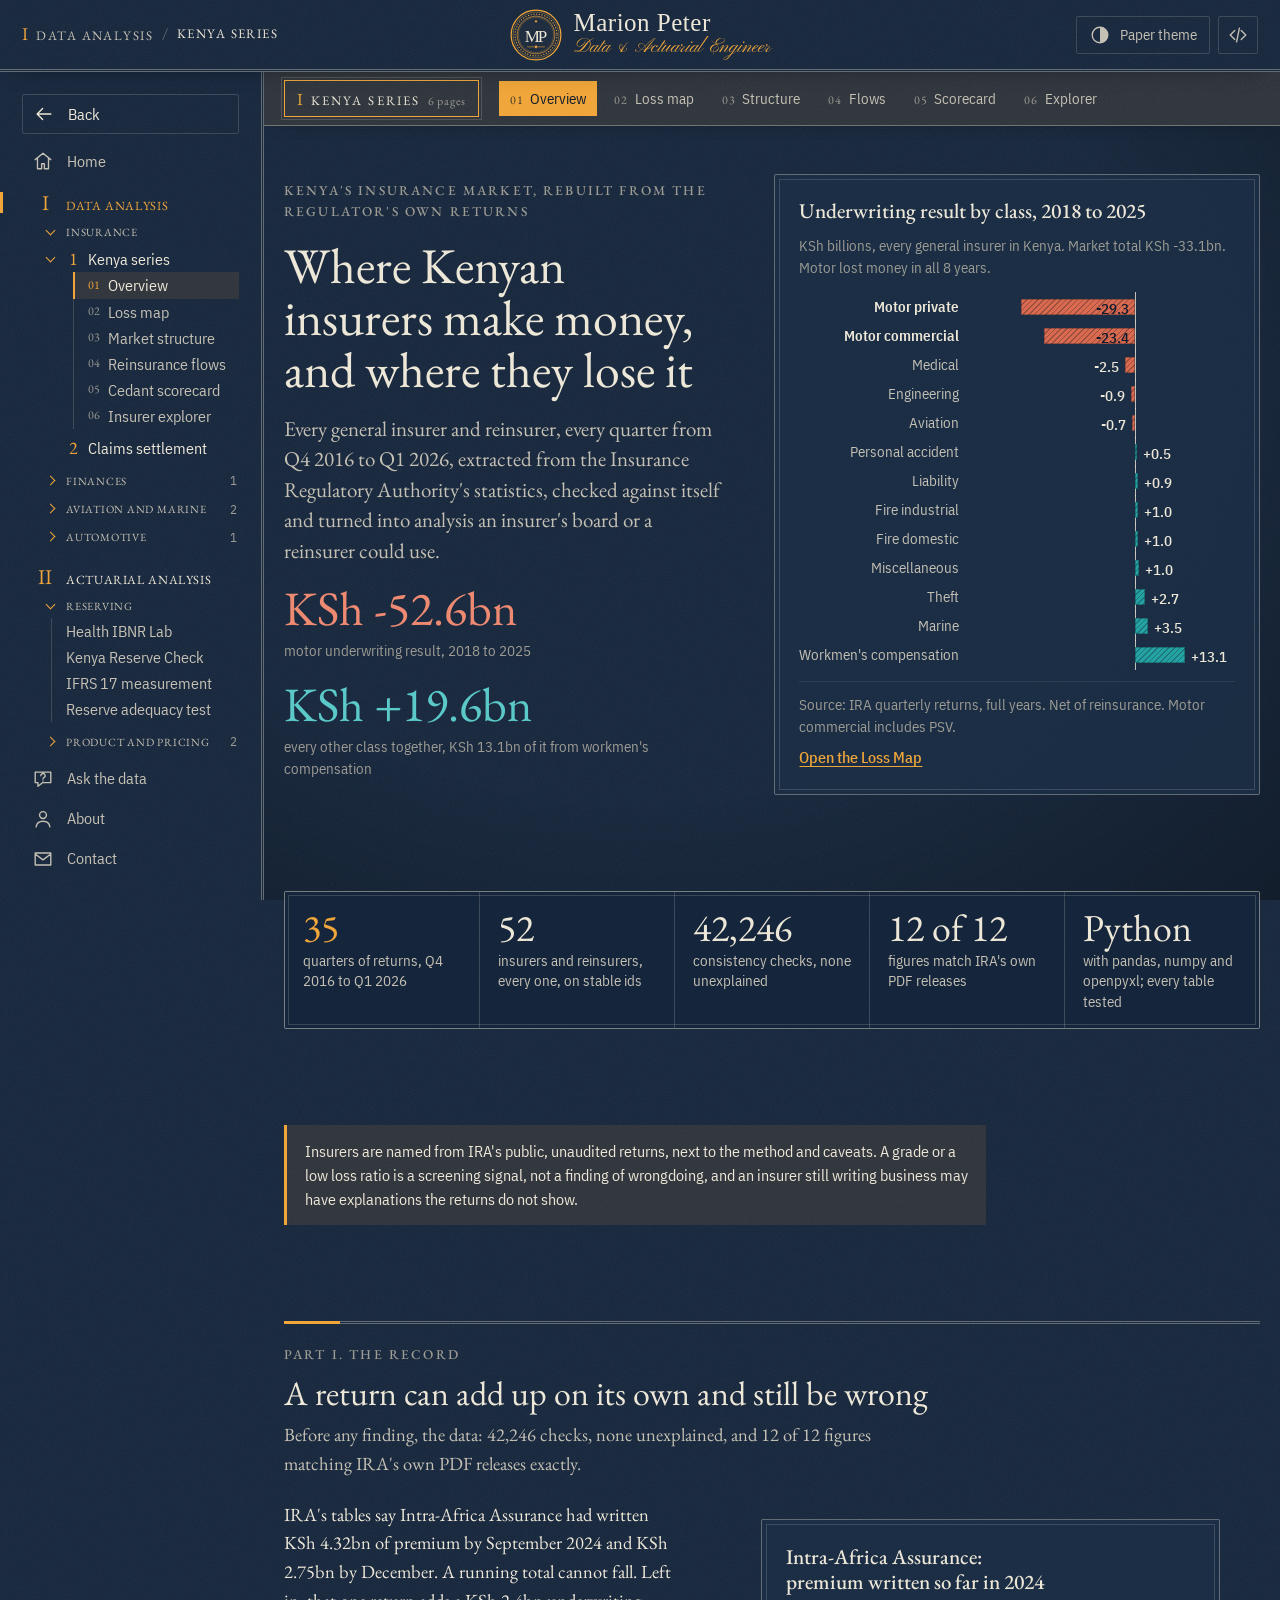
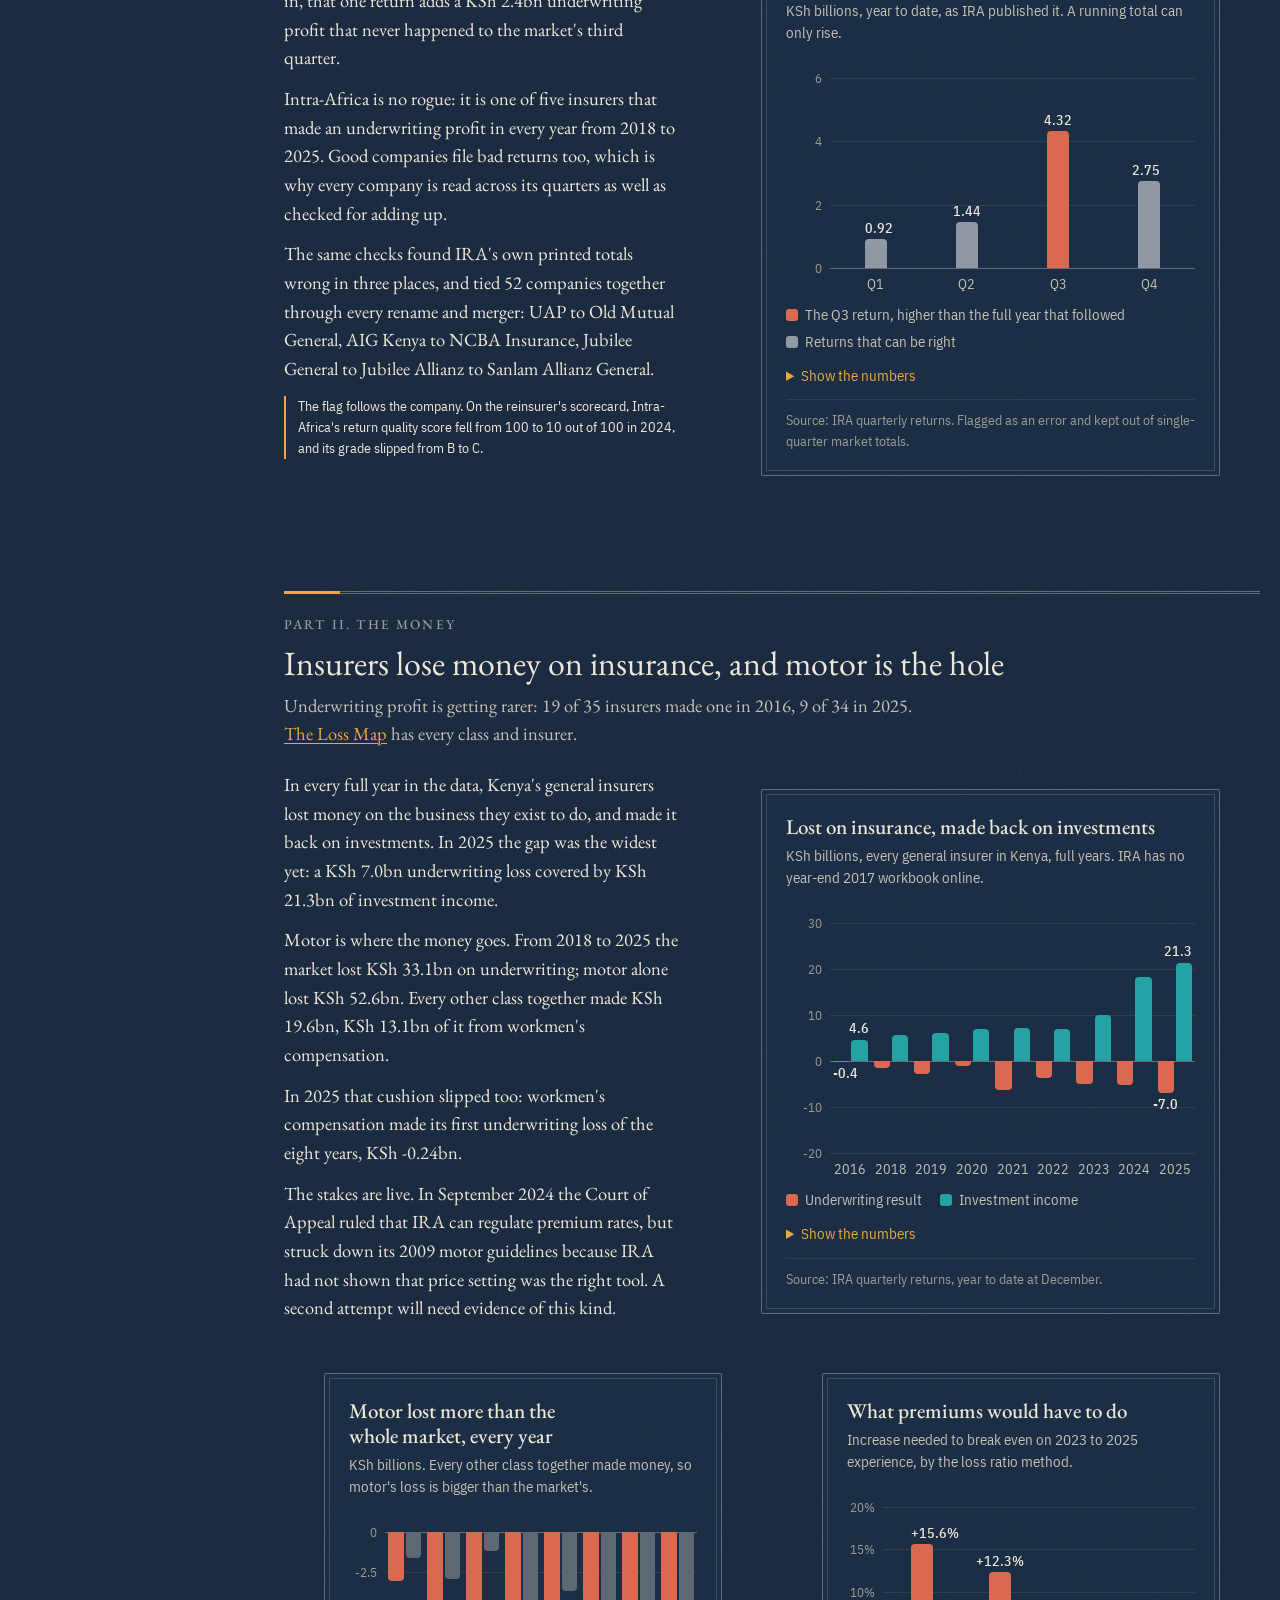
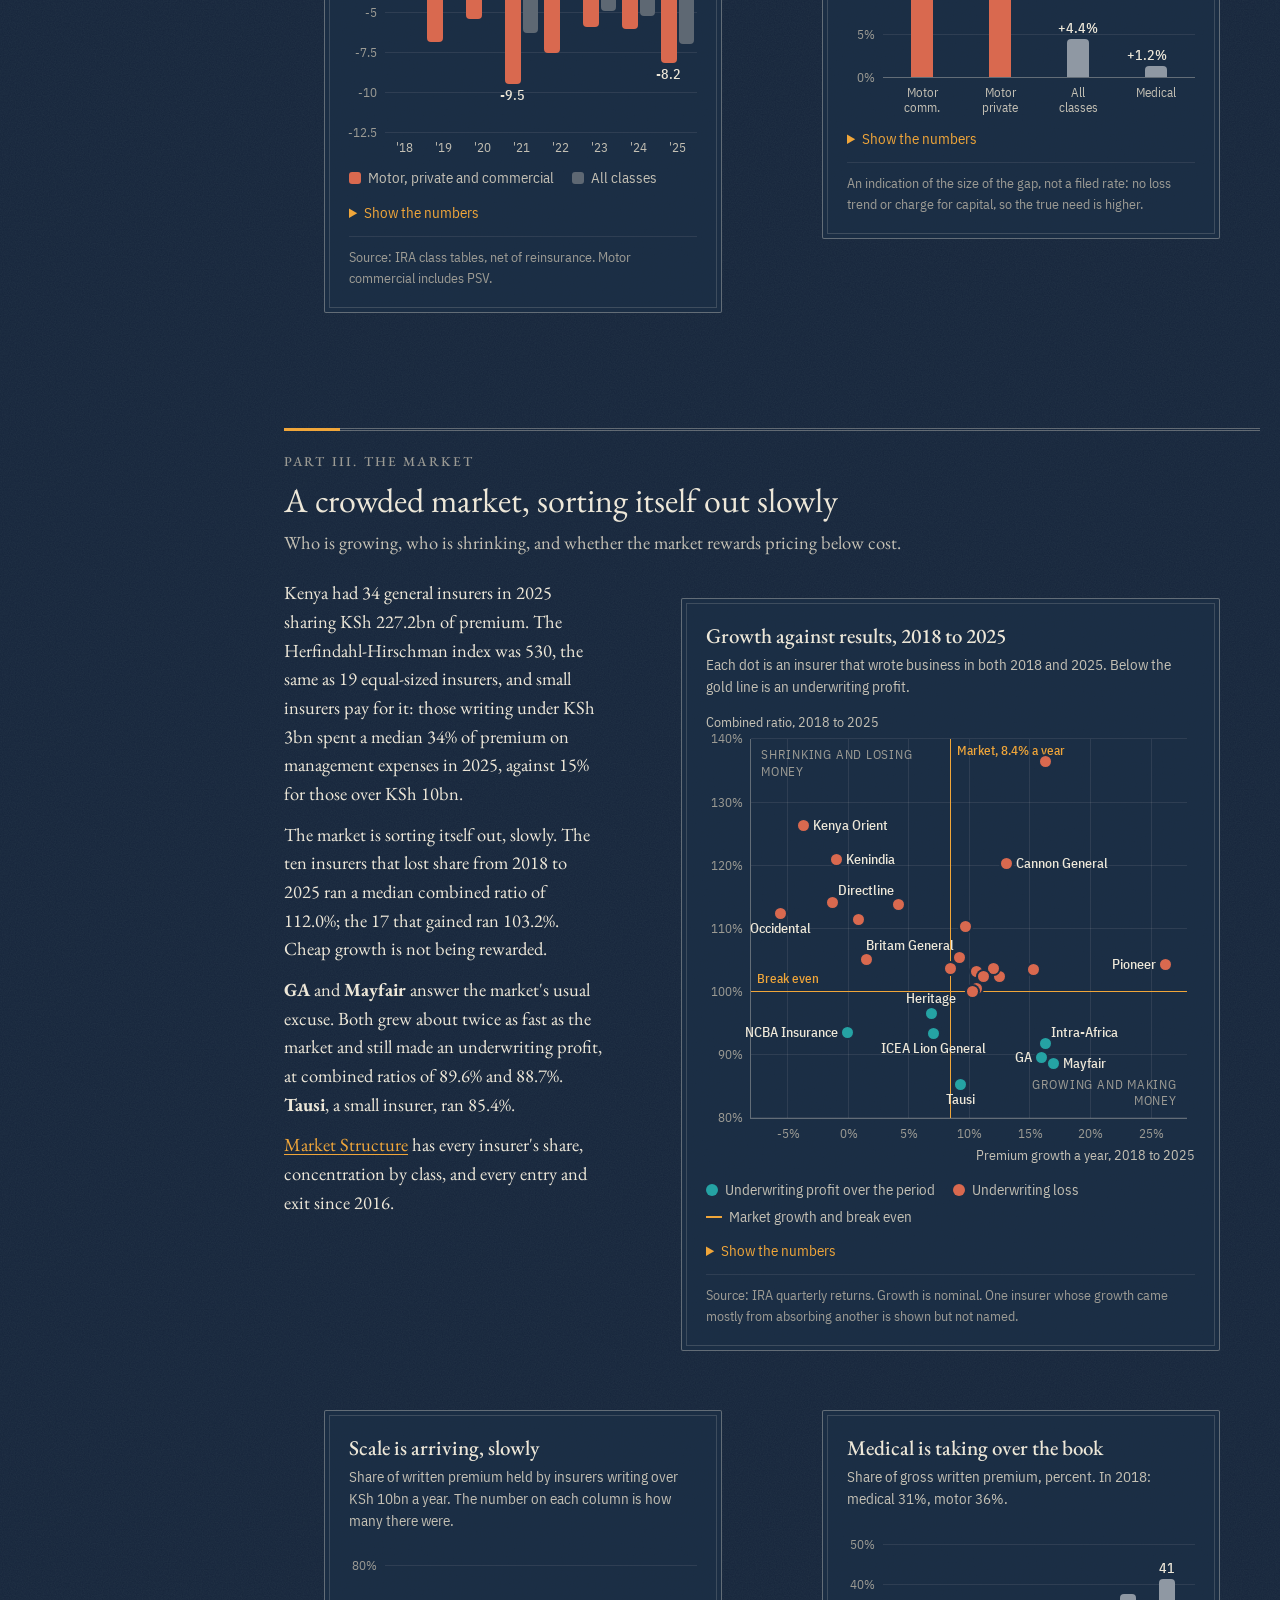
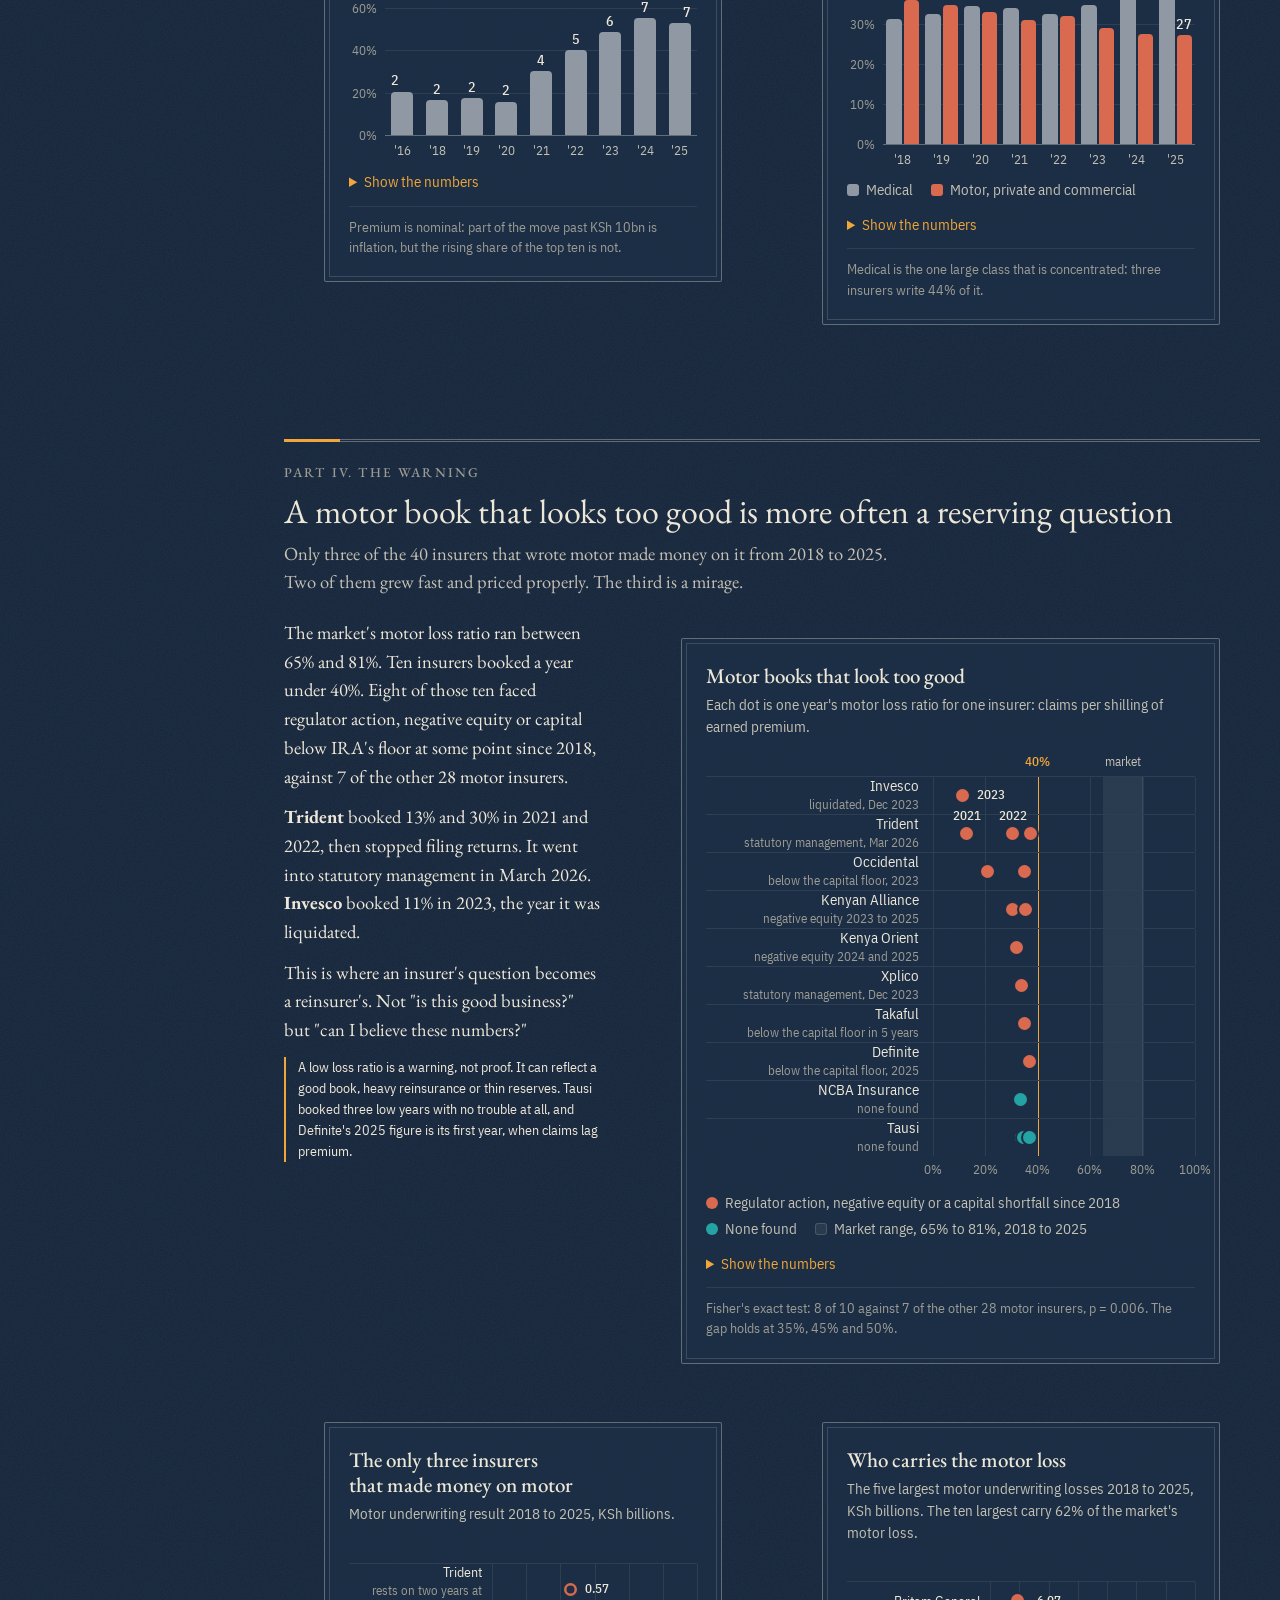
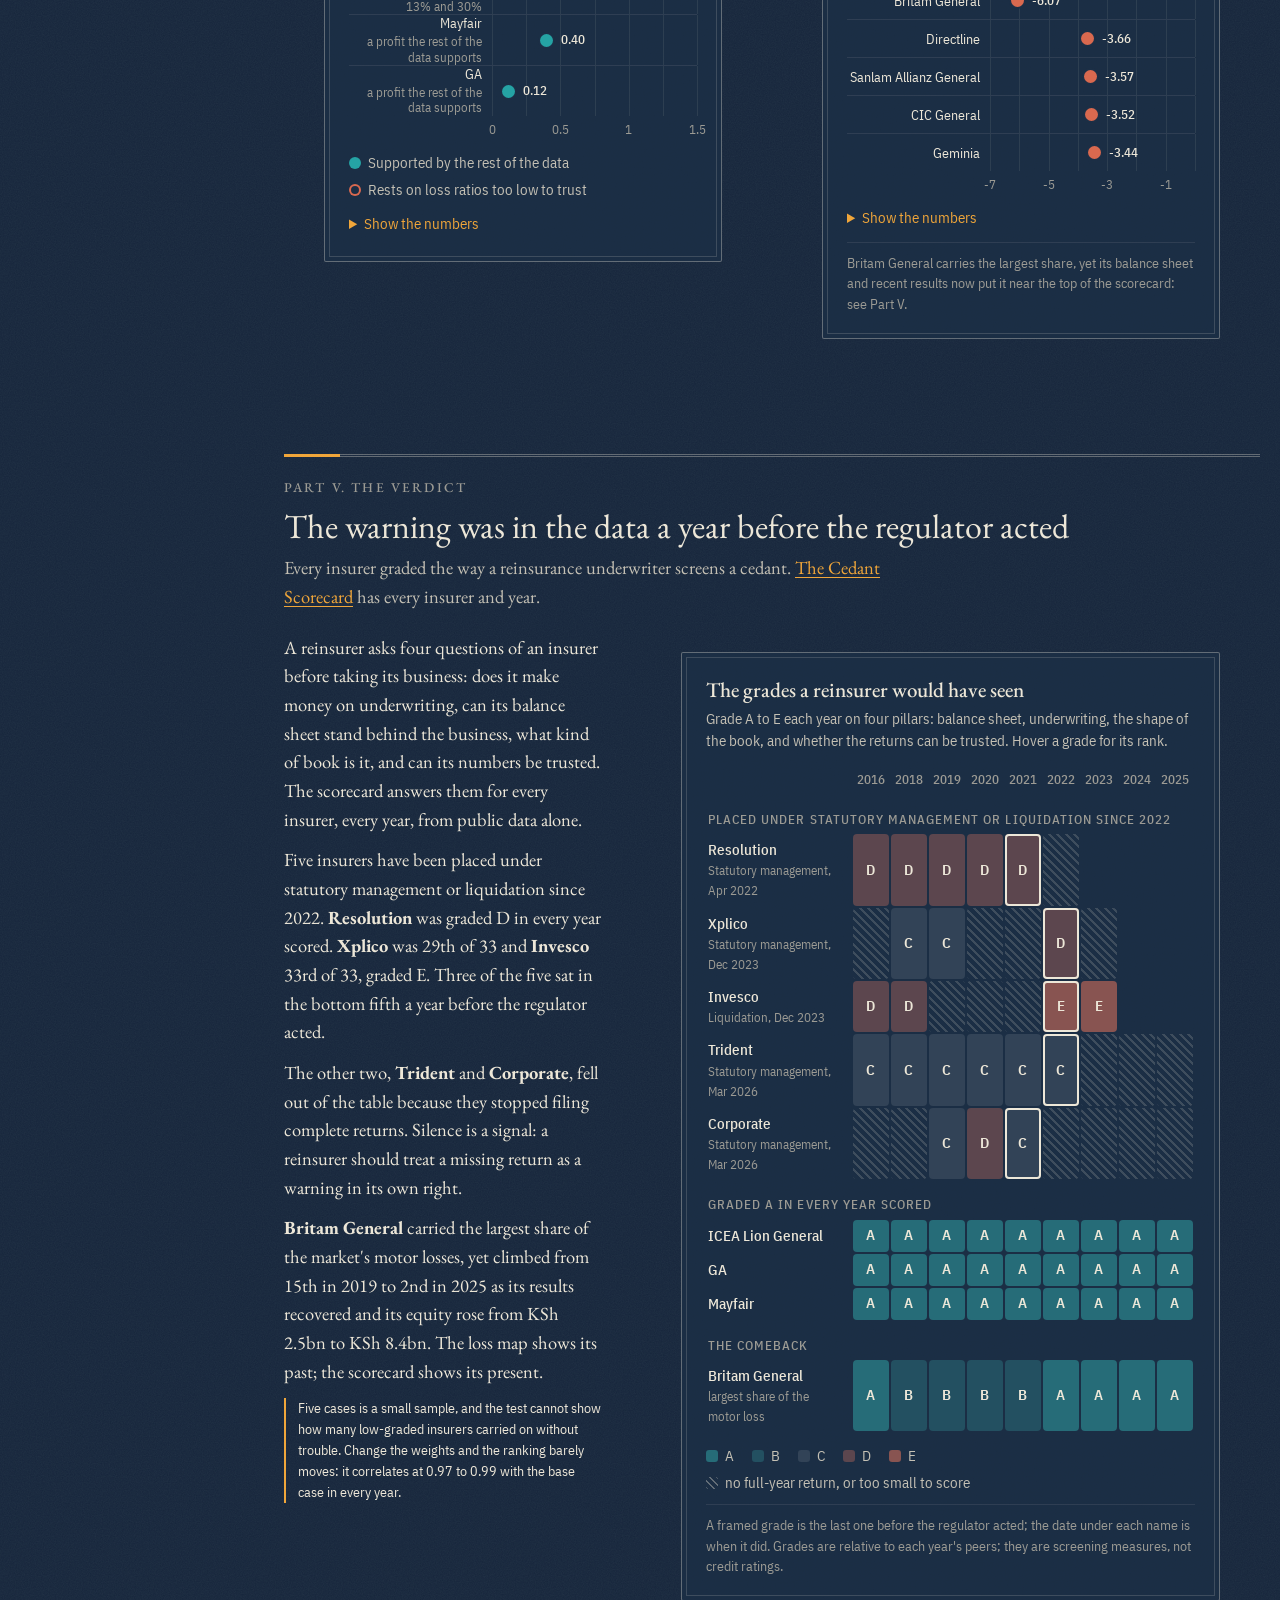
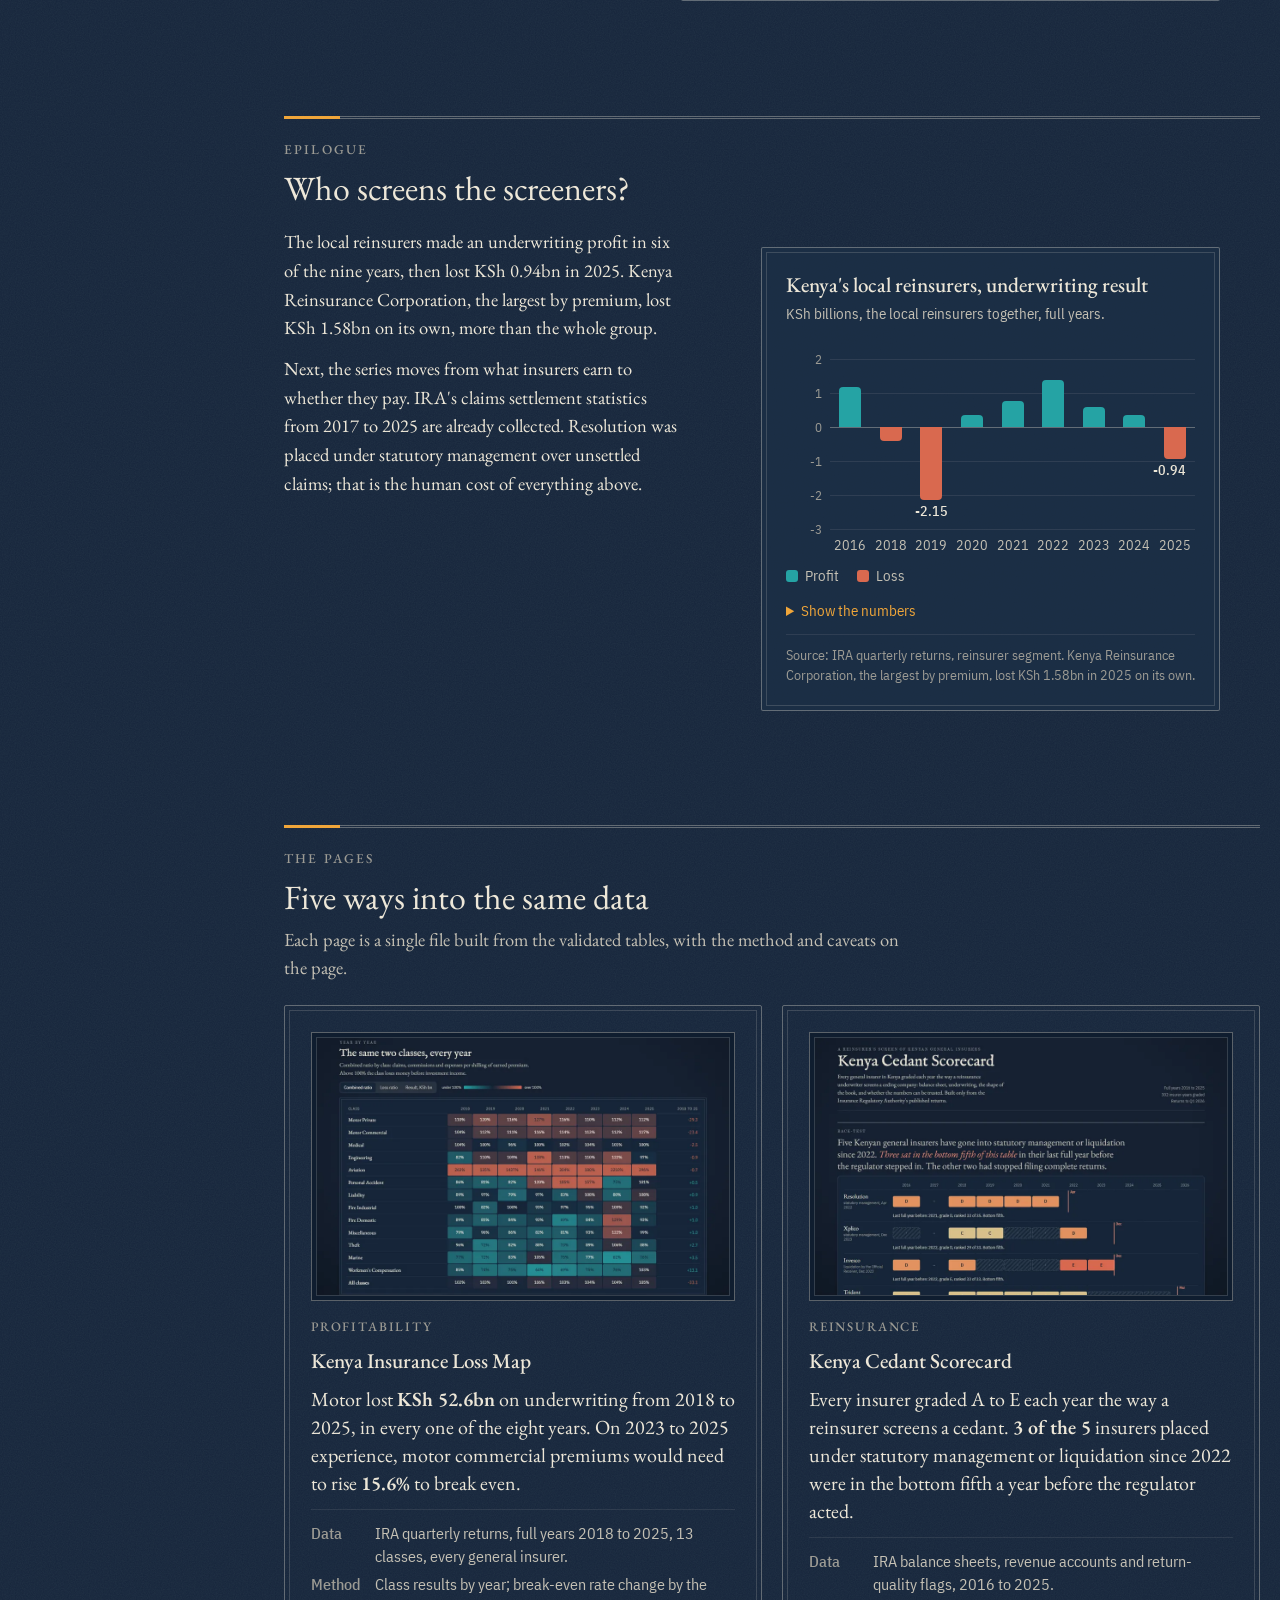
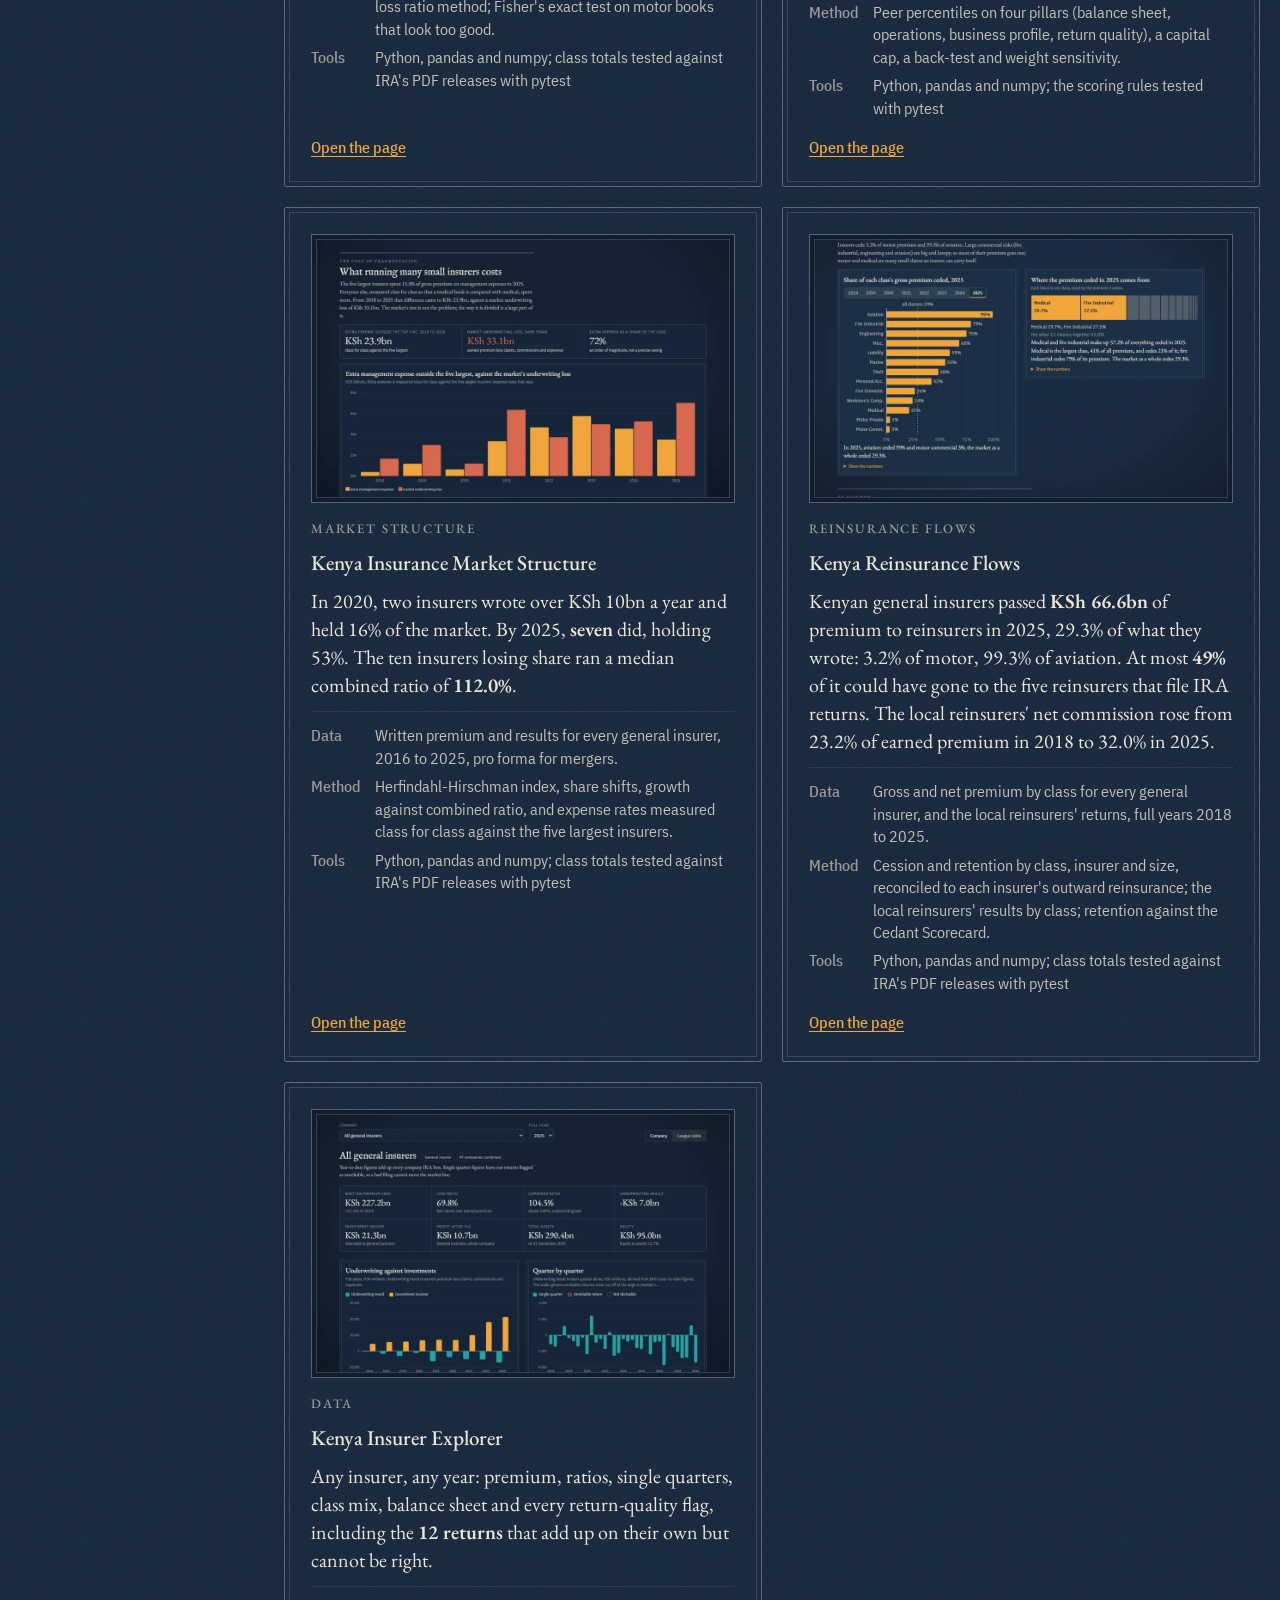
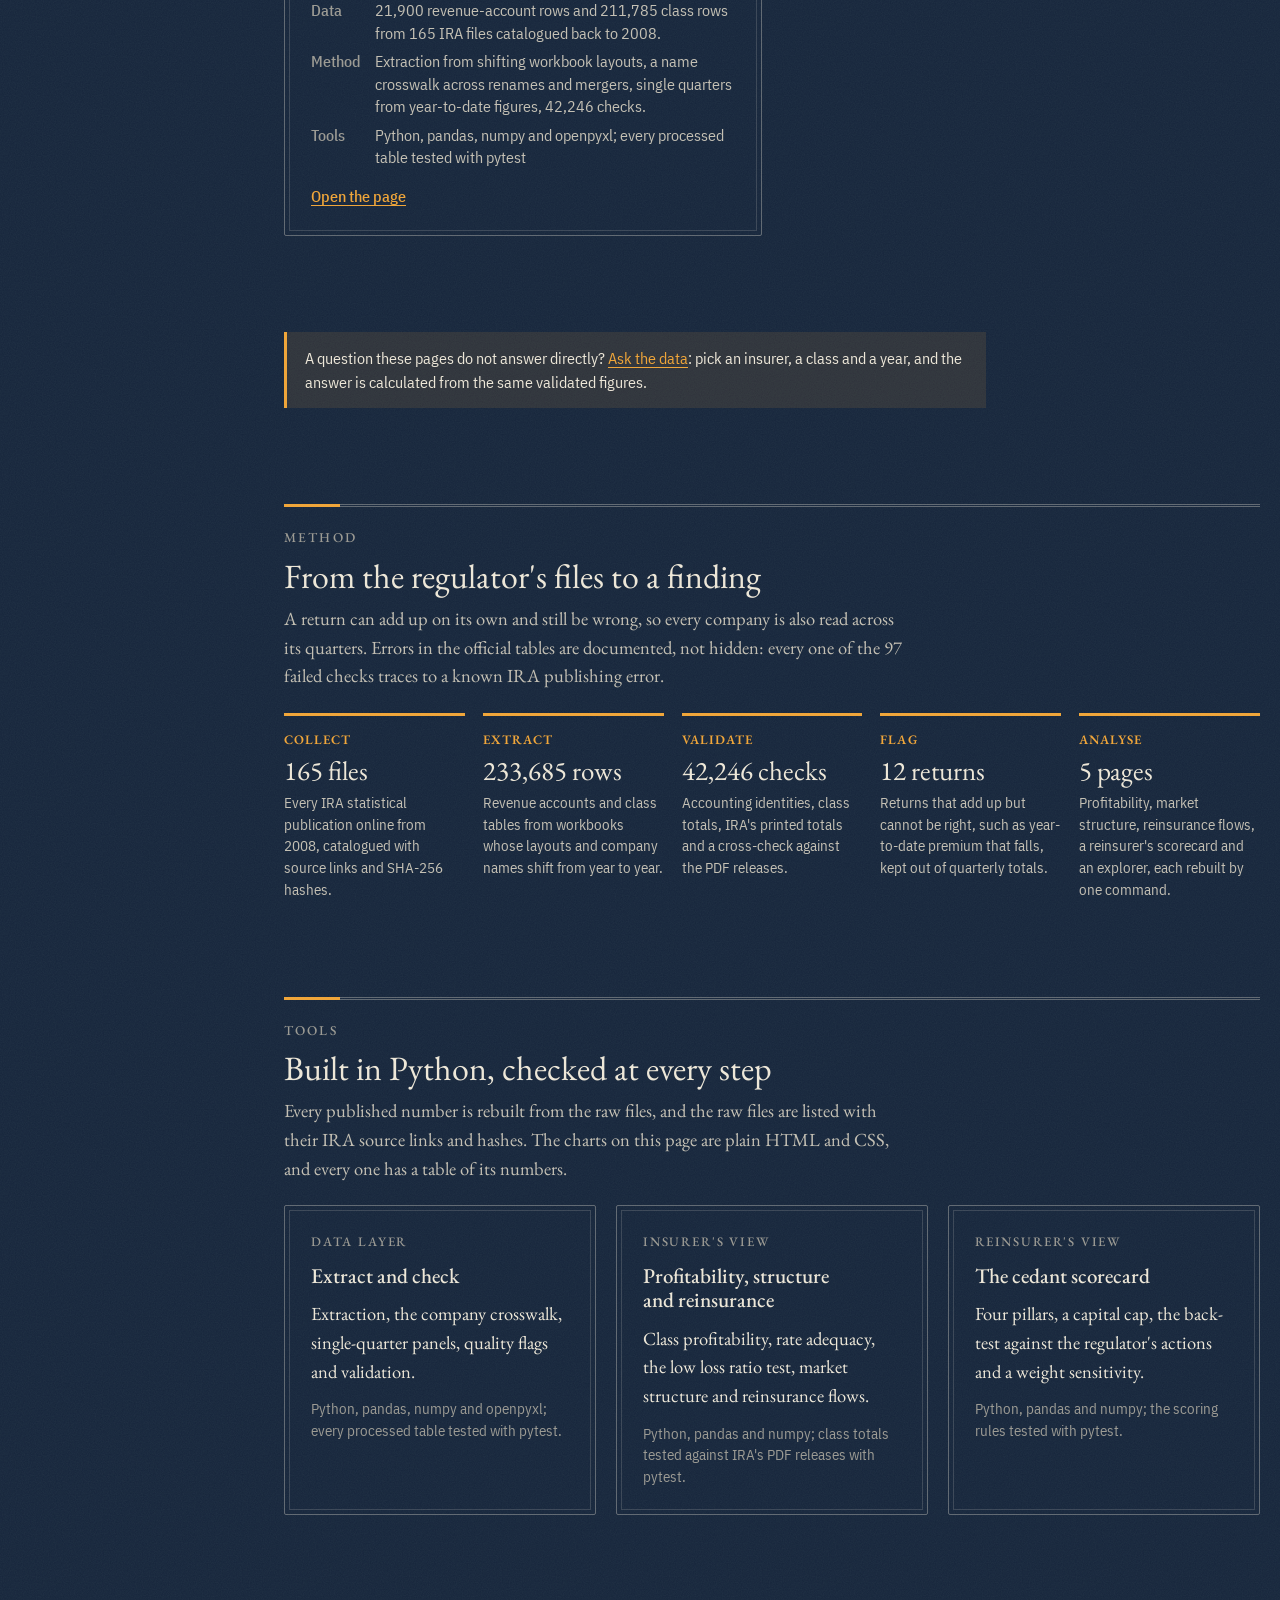
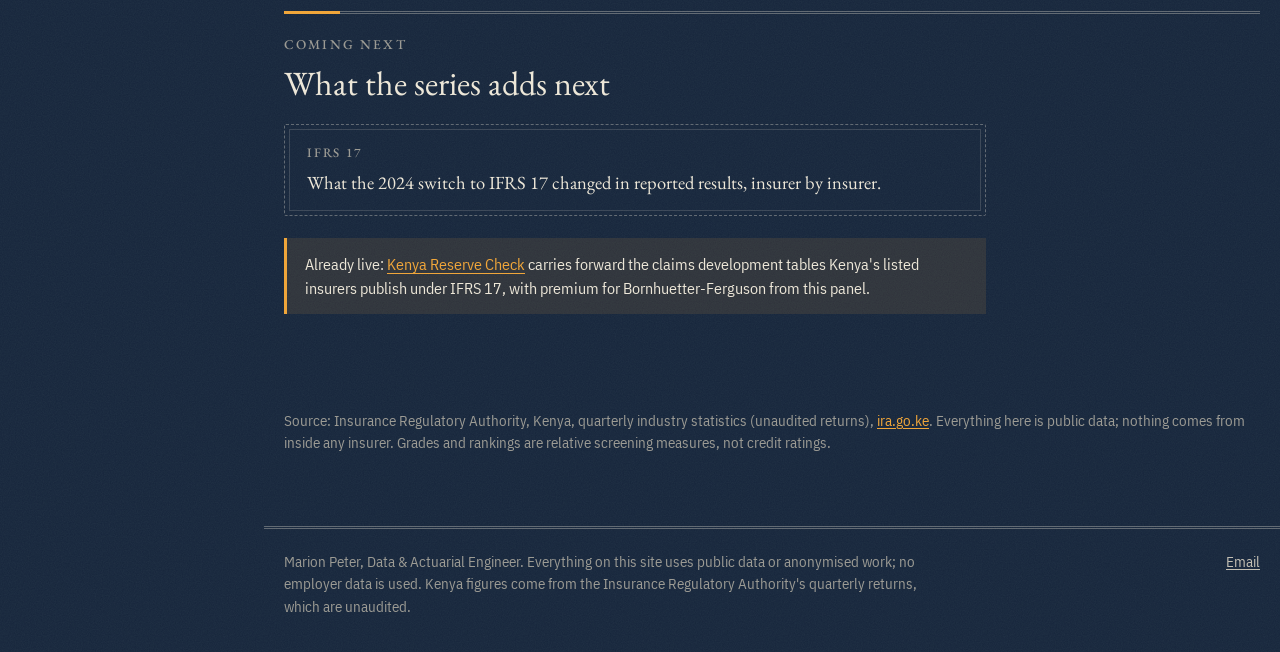
<file: kenya-insurance/index.html>
<!doctype html>
<html lang="en">
<head>
<meta charset="utf-8">
<meta name="viewport" content="width=device-width, initial-scale=1">
<title>Kenya Insurance, Rebuilt | Marion Peter</title>
<meta name="description" content="Kenya&#x27;s general insurers and reinsurers, every quarter from Q4 2016 to Q1 2026, rebuilt from IRA&#x27;s returns: profitability, market structure, reinsurance flows, a reinsurer&#x27;s scorecard and a data explorer.">
<link rel="canonical" href="https://maidenpeter.github.io/kenya-insurance/">
<meta name="author" content="Marion Peter">
<meta name="theme-color" content="#15253b">
<meta property="og:type" content="website">
<meta property="og:site_name" content="Marion Peter">
<meta property="og:title" content="Kenya Insurance, Rebuilt">
<meta property="og:description" content="Kenya&#x27;s general insurers and reinsurers, every quarter from Q4 2016 to Q1 2026, rebuilt from IRA&#x27;s returns: profitability, market structure, reinsurance flows, a reinsurer&#x27;s scorecard and a data explorer.">
<meta property="og:url" content="https://maidenpeter.github.io/kenya-insurance/">
<meta property="og:image" content="https://maidenpeter.github.io/assets/og.png">
<meta property="og:image:width" content="1200">
<meta property="og:image:height" content="630">
<meta property="og:image:alt" content="Kenya general insurance underwriting result by class, 2018 to 2025: motor KSh -52.6bn, every other class together KSh +19.6bn.">
<meta name="twitter:card" content="summary_large_image">
<link rel="icon" href="/favicon.svg" type="image/svg+xml">
<link rel="icon" href="/favicon.ico" sizes="32x32">
<link rel="apple-touch-icon" href="/assets/apple-touch-icon.png">
<script>try{var t=localStorage.getItem('mp-theme');if(t==='light'||t==='dark')document.documentElement.setAttribute('data-theme',t)}catch(e){}</script>
<link rel="preconnect" href="https://fonts.googleapis.com">
<link rel="preconnect" href="https://fonts.gstatic.com" crossorigin>
<link rel="stylesheet" href="https://fonts.googleapis.com/css2?family=EB+Garamond:ital,wght@0,400;0,500;0,600;1,400&family=IBM+Plex+Sans+Condensed:wght@400;500;600&family=IM+Fell+English:ital@0;1&family=IM+Fell+English+SC&family=Pinyon+Script&family=Old+Standard+TT:ital,wght@0,400;0,700;1,400&display=swap">
<link rel="stylesheet" href="/assets/site.css">
<link rel="stylesheet" href="/assets/nav.css">
<link rel="stylesheet" href="/assets/viz.css">
</head>
<body>
<a class="skip" href="#main">Skip to content</a>
<header class="mp-top">
<nav class="mp-where" aria-label="You are here"><a class="mp-wc" href="/#data"><b class="mp-wn">I</b> Data analysis</a><span class="mp-ws" aria-hidden="true">/</span><span class="mp-wc" aria-current="location">Kenya series</span></nav>
<a class="mp-brand" href="/"><svg class="mp-seal" viewBox="0 0 64 64" aria-hidden="true" focusable="false">
<defs><pattern id="mp-hatch" width="2.6" height="2.6" patternUnits="userSpaceOnUse" patternTransform="rotate(45)"><path d="M0 0v2.6" stroke="currentColor" stroke-width=".55"/></pattern></defs>
<circle cx="32" cy="32" r="30.6" fill="none" stroke="currentColor" stroke-width="1.5"/>
<circle cx="32" cy="32" r="28.3" fill="none" stroke="currentColor" stroke-width=".5"/>
<circle class="mp-beads" cx="32" cy="32" r="25.8" fill="none" stroke="currentColor" stroke-width="1.6" stroke-linecap="round" stroke-dasharray="0 3.377"/>
<circle cx="32" cy="32" r="23.2" fill="url(#mp-hatch)" fill-opacity=".22" stroke="currentColor" stroke-width=".8"/>
<circle cx="32" cy="32" r="21.6" fill="none" stroke="currentColor" stroke-width=".35"/>
<path d="M32 13.4l1.7 1.7-1.7 1.7-1.7-1.7z" fill="currentColor"/>
<text x="32" y="40.6" text-anchor="middle"><tspan>M</tspan><tspan dx="-2.4">P</tspan></text>
<path d="M21.5 46.6h8M34.5 46.6h8" stroke="currentColor" stroke-width=".7" stroke-linecap="round"/>
<path d="M32 44.5l2.1 2.1-2.1 2.1-2.1-2.1z" fill="currentColor"/>
</svg><span class="mp-who"><b class="mp-nm">Marion Peter</b><span class="mp-role">Data &amp; Actuarial Engineer</span></span></a>
<div class="mp-tools"><button class="mp-theme" type="button" hidden><svg class="mp-ic" viewBox="0 0 24 24" width="22" height="22" aria-hidden="true" focusable="false" fill="none" stroke="currentColor" stroke-width="1.5" stroke-linecap="round" stroke-linejoin="round"><path d="M12 3.5a8.5 8.5 0 1 0 0 17 8.5 8.5 0 0 0 0-17z"/><path d="M12 3.5a8.5 8.5 0 0 1 0 17z" fill="currentColor" stroke="none"/></svg><span class="mp-l">Paper theme</span></button><a class="mp-gh" href="https://github.com/maidenpeter" aria-label="GitHub" title="GitHub"><svg class="mp-ic" viewBox="0 0 24 24" width="22" height="22" aria-hidden="true" focusable="false" fill="none" stroke="currentColor" stroke-width="1.5" stroke-linecap="round" stroke-linejoin="round"><path d="M8.5 7 3.5 12l5 5M15.5 7l5 5-5 5M13.5 4.5l-3 15"/></svg><span class="mp-l">GitHub</span></a></div>
</header>
<div class="mp-side"><nav class="mp-nav" aria-label="Main"><a class="mp-back" href="/"><svg class="mp-ic" viewBox="0 0 24 24" width="22" height="22" aria-hidden="true" focusable="false" fill="none" stroke="currentColor" stroke-width="1.5" stroke-linecap="round" stroke-linejoin="round"><path d="M19.5 12h-15M10.5 6l-6 6 6 6"/></svg><span class="mp-l">Back</span><span class="mp-s">Back</span></a><a href="/" data-spy=""><svg class="mp-ic" viewBox="0 0 24 24" width="22" height="22" aria-hidden="true" focusable="false" fill="none" stroke="currentColor" stroke-width="1.5" stroke-linecap="round" stroke-linejoin="round"><path d="M3.5 10.5 12 3.5l8.5 7M6 9v11.5h4.5V15h3v5.5H18V9"/></svg><span class="mp-l">Home</span><span class="mp-s">Home</span></a><div class="mp-ch"><button class="mp-ch-btn mp-cur" aria-current="true" type="button" popovertarget="mp-ch-data" data-spy="data work signals claims ask mpesa-series aviation data-more"><svg class="mp-ic" viewBox="0 0 24 24" width="22" height="22" aria-hidden="true" focusable="false" fill="none" stroke="currentColor" stroke-width="1.5" stroke-linecap="round" stroke-linejoin="round"><path d="M3.5 20.5h17M7 17v-5M12 17V6.5M17 17V9.5"/></svg><span class="mp-s">Data</span></button><div class="mp-items" id="mp-ch-data" popover aria-label="Data analysis"><a class="mp-ch-link" href="/#data" aria-current="true" data-spy="data work signals claims ask mpesa-series aviation data-more"><span class="mp-num">I</span><span class="mp-ch-t">Data analysis</span><span class="mp-ch-line">Insurance, finances, air cargo and automotive data, checked before it is believed</span></a><details class="mp-grp" open><summary class="mp-grp-t">Insurance<span class="mp-grp-n">7</span></summary><div class="mp-grp-in"><details class="mp-grp mp-an" open><summary class="mp-grp-t"><span class="mp-an-n">1</span>Kenya series<span class="mp-grp-n">6</span></summary><div class="mp-grp-in"><a class="mp-it" href="/kenya-insurance/" aria-current="page"><span class="mp-it-n">01</span>Overview</a><a class="mp-it" href="/ira-kenya-insurance/page/kenya-insurance-loss-map.html"><span class="mp-it-n">02</span>Loss map</a><a class="mp-it" href="/ira-kenya-insurance/page/kenya-insurance-market-structure.html"><span class="mp-it-n">03</span>Market structure</a><a class="mp-it" href="/ira-kenya-insurance/page/kenya-insurance-reinsurance-flows.html"><span class="mp-it-n">04</span>Reinsurance flows</a><a class="mp-it" href="/ira-kenya-reinsurance/page/kenya-cedant-scorecard.html"><span class="mp-it-n">05</span>Cedant scorecard</a><a class="mp-it" href="/ira-kenya-data/explorer/kenya-insurer-explorer.html"><span class="mp-it-n">06</span>Insurer explorer</a></div></details><a class="mp-it mp-an-link" href="/ira-kenya-insurance/page/kenya-claims-settlement.html"><span class="mp-an-n">2</span>Claims settlement</a></div></details><details class="mp-grp"><summary class="mp-grp-t">Finances<span class="mp-grp-n">1</span></summary><div class="mp-grp-in"><details class="mp-grp mp-an" open><summary class="mp-grp-t"><span class="mp-an-n">3</span>M-Pesa series<span class="mp-grp-n">1</span></summary><div class="mp-grp-in"><a class="mp-it" href="/mpesa-statement-to-excel/"><span class="mp-it-n">01</span>Statement to Excel</a></div></details></div></details><details class="mp-grp"><summary class="mp-grp-t">Aviation and marine<span class="mp-grp-n">2</span></summary><div class="mp-grp-in"><a class="mp-it" href="/#cargo-ops">Cargo Ops Lab</a><a class="mp-it" href="/#cargoshield">CargoShield</a></div></details><details class="mp-grp"><summary class="mp-grp-t">Automotive<span class="mp-grp-n">1</span></summary><div class="mp-grp-in"><a class="mp-it" href="/work/dealer-revenue/">Dealer revenue audit</a></div></details></div></div><div class="mp-ch"><button class="mp-ch-btn" type="button" popovertarget="mp-ch-actuarial" data-spy="actuarial reserving pricing"><svg class="mp-ic" viewBox="0 0 24 24" width="22" height="22" aria-hidden="true" focusable="false" fill="none" stroke="currentColor" stroke-width="1.5" stroke-linecap="round" stroke-linejoin="round"><path d="M4 4h4.5v4.5H4zM9.75 4h4.5v4.5h-4.5zM15.5 4H20v4.5h-4.5zM4 9.75h4.5v4.5H4zM9.75 9.75h4.5v4.5h-4.5zM4 15.5h4.5V20H4z"/></svg><span class="mp-s">Actuarial</span></button><div class="mp-items" id="mp-ch-actuarial" popover aria-label="Actuarial analysis"><a class="mp-ch-link" href="/#actuarial" data-spy="actuarial reserving pricing"><span class="mp-num">II</span><span class="mp-ch-t">Actuarial analysis</span><span class="mp-ch-line">Reserving, IFRS 17 and pricing</span></a><details class="mp-grp" open><summary class="mp-grp-t">Reserving<span class="mp-grp-n">4</span></summary><div class="mp-grp-in"><a class="mp-it" href="/#hil">Health IBNR Lab</a><a class="mp-it" href="/#reserve-check">Kenya Reserve Check</a><a class="mp-it" href="/work/ifrs17-measurement/">IFRS 17 measurement</a><a class="mp-it" href="/work/reserve-adequacy/">Reserve adequacy test</a></div></details><details class="mp-grp"><summary class="mp-grp-t">Product and pricing<span class="mp-grp-n">2</span></summary><div class="mp-grp-in"><a class="mp-it" href="/#ipl">Persistency Lab</a><a class="mp-it" href="/#agroshield">AgroShield pricing</a></div></details></div></div><a href="/ask/" data-spy=""><svg class="mp-ic" viewBox="0 0 24 24" width="22" height="22" aria-hidden="true" focusable="false" fill="none" stroke="currentColor" stroke-width="1.5" stroke-linecap="round" stroke-linejoin="round"><path d="M3.5 4.5h17v11.5h-9l-5 4v-4h-3zM9.6 8.4a2.4 2.4 0 1 1 3.4 2.2c-.6.3-1 .8-1 1.5M12 14v.1"/></svg><span class="mp-l">Ask the data</span><span class="mp-s">Ask</span></a><a href="/about/" data-spy="method"><svg class="mp-ic" viewBox="0 0 24 24" width="22" height="22" aria-hidden="true" focusable="false" fill="none" stroke="currentColor" stroke-width="1.5" stroke-linecap="round" stroke-linejoin="round"><path d="M12 11.5a3.75 3.75 0 1 0 0-7.5 3.75 3.75 0 0 0 0 7.5zM4.5 20.5c.6-3.9 3.6-6 7.5-6s6.9 2.1 7.5 6"/></svg><span class="mp-l">About</span><span class="mp-s">About</span></a><a href="/#contact" data-spy="contact"><svg class="mp-ic" viewBox="0 0 24 24" width="22" height="22" aria-hidden="true" focusable="false" fill="none" stroke="currentColor" stroke-width="1.5" stroke-linecap="round" stroke-linejoin="round"><path d="M3.5 5.5h17v13h-17zM3.5 6.5l8.5 6.5 8.5-6.5"/></svg><span class="mp-l">Contact</span><span class="mp-s">Contact</span></a></nav></div>
<nav class="mp-sub" aria-label="Kenya series pages"><div class="mp-in"><span class="mp-sub-tag"><b>I</b>Kenya series<small>6 pages</small></span><ol class="mp-sub-list"><li><a href="/kenya-insurance/" aria-current="page"><span class="mp-sub-n">01</span>Overview</a></li><li><a href="/ira-kenya-insurance/page/kenya-insurance-loss-map.html"><span class="mp-sub-n">02</span>Loss map</a></li><li><a href="/ira-kenya-insurance/page/kenya-insurance-market-structure.html" aria-label="Market structure"><span class="mp-sub-n">03</span><span class="mp-sub-f">Market structure</span><span class="mp-sub-s" aria-hidden="true">Structure</span></a></li><li><a href="/ira-kenya-insurance/page/kenya-insurance-reinsurance-flows.html" aria-label="Reinsurance flows"><span class="mp-sub-n">04</span><span class="mp-sub-f">Reinsurance flows</span><span class="mp-sub-s" aria-hidden="true">Flows</span></a></li><li><a href="/ira-kenya-reinsurance/page/kenya-cedant-scorecard.html" aria-label="Cedant scorecard"><span class="mp-sub-n">05</span><span class="mp-sub-f">Cedant scorecard</span><span class="mp-sub-s" aria-hidden="true">Scorecard</span></a></li><li><a href="/ira-kenya-data/explorer/kenya-insurer-explorer.html" aria-label="Insurer explorer"><span class="mp-sub-n">06</span><span class="mp-sub-f">Insurer explorer</span><span class="mp-sub-s" aria-hidden="true">Explorer</span></a></li></ol></div></nav>
<main id="main" class="wrap">
<section class="hero" aria-labelledby="h1">
<div class="hero-text">
<span class="eyebrow">Kenya's insurance market, rebuilt from the regulator's own returns</span>
<h1 id="h1">Where Kenyan insurers make money, and where they lose it</h1>
<p class="lede">Every general insurer and reinsurer, every quarter from Q4 2016 to Q1 2026, extracted from the Insurance Regulatory Authority's statistics, checked against itself and turned into analysis an insurer's board or a reinsurer could use.</p>
<p class="big loss num">KSh -52.6bn</p><p class="small" style="margin-top:-10px">motor underwriting result, 2018 to 2025</p>
<p class="big gain num">KSh +19.6bn</p><p class="small" style="margin-top:-10px">every other class together, KSh 13.1bn of it from workmen's compensation</p>
</div>
<figure class="panel" style="margin:0">
<h3>Underwriting result by class, 2018 to 2025</h3>
<p class="small">KSh billions, every general insurer in Kenya. Market total KSh -33.1bn. Motor lost money in all 8 years.</p>
<div class="bars" role="img" aria-label="Underwriting result by class, 2018 to 2025, KSh billions. Motor private -29.3, motor commercial -23.4, workmen&#x27;s compensation +13.1, market total -33.1."><span class="lab em">Motor private</span><span class="track" style="--zero:69.13%;--w:69.13%"><span class="bar neg"></span><span class="val neg in">-29.3</span></span><span class="lab em">Motor commercial</span><span class="track" style="--zero:69.13%;--w:55.26%"><span class="bar neg"></span><span class="val neg in">-23.4</span></span><span class="lab">Medical</span><span class="track" style="--zero:69.13%;--w:6.00%"><span class="bar neg"></span><span class="val neg">-2.5</span></span><span class="lab">Engineering</span><span class="track" style="--zero:69.13%;--w:2.01%"><span class="bar neg"></span><span class="val neg">-0.9</span></span><span class="lab">Aviation</span><span class="track" style="--zero:69.13%;--w:1.61%"><span class="bar neg"></span><span class="val neg">-0.7</span></span><span class="lab">Personal accident</span><span class="track" style="--zero:69.13%;--w:1.23%"><span class="bar pos"></span><span class="val pos">+0.5</span></span><span class="lab">Liability</span><span class="track" style="--zero:69.13%;--w:2.13%"><span class="bar pos"></span><span class="val pos">+0.9</span></span><span class="lab">Fire industrial</span><span class="track" style="--zero:69.13%;--w:2.25%"><span class="bar pos"></span><span class="val pos">+1.0</span></span><span class="lab">Fire domestic</span><span class="track" style="--zero:69.13%;--w:2.27%"><span class="bar pos"></span><span class="val pos">+1.0</span></span><span class="lab">Miscellaneous</span><span class="track" style="--zero:69.13%;--w:2.32%"><span class="bar pos"></span><span class="val pos">+1.0</span></span><span class="lab">Theft</span><span class="track" style="--zero:69.13%;--w:6.43%"><span class="bar pos"></span><span class="val pos">+2.7</span></span><span class="lab">Marine</span><span class="track" style="--zero:69.13%;--w:8.37%"><span class="bar pos"></span><span class="val pos">+3.5</span></span><span class="lab">Workmen&#x27;s compensation</span><span class="track" style="--zero:69.13%;--w:30.87%"><span class="bar pos"></span><span class="val pos">+13.1</span></span></div>
<div class="foot"><span class="small">Source: IRA quarterly returns, full years. Net of reinsurance. Motor commercial includes PSV.</span><a class="more" href="https://maidenpeter.github.io/ira-kenya-insurance/page/kenya-insurance-loss-map.html">Open the Loss Map</a></div>
</figure>
</section>

<section class="proof" aria-label="The data in numbers"><div><b>35</b><span>quarters of returns, Q4 2016 to Q1 2026</span></div><div><b>52</b><span>insurers and reinsurers, every one, on stable ids</span></div><div><b>42,246</b><span>consistency checks, none unexplained</span></div><div><b>12 of 12</b><span>figures match IRA's own PDF releases</span></div><div><b>Python</b><span>with pandas, numpy and openpyxl; every table tested</span></div></section>

<p class="note">Insurers are named from IRA's public, unaudited returns, next to the method and caveats. A grade or a low loss ratio is a screening signal, not a finding of wrongdoing, and an insurer still writing business may have explanations the returns do not show.</p>

<section id="record" aria-labelledby="h-record">
<div class="sechead"><span class="eyebrow">Part I. The record</span><h2 id="h-record">A return can add up on its own and still be wrong</h2><p>Before any finding, the data: 42,246 checks, none unexplained, and 12 of 12 figures matching IRA's own PDF releases exactly.</p></div>
<div class="story"><div class="prose">
<p>IRA's tables say Intra-Africa Assurance had written KSh 4.32bn of premium by September 2024 and KSh 2.75bn by December. A running total cannot fall. Left in, that one return adds a KSh 2.4bn underwriting profit that never happened to the market's third quarter.</p>
<p>Intra-Africa is no rogue: it is one of five insurers that made an underwriting profit in every year from 2018 to 2025. Good companies file bad returns too, which is why every company is read across its quarters as well as checked for adding up.</p>
<p>The same checks found IRA's own printed totals wrong in three places, and tied 52 companies together through every rename and merger: UAP to Old Mutual General, AIG Kenya to NCBA Insurance, Jubilee General to Jubilee Allianz to Sanlam Allianz General.</p>
<p class="caveat">The flag follows the company. On the reinsurer's scorecard, Intra-Africa's return quality score fell from 100 to 10 out of 100 in 2024, and its grade slipped from B to C.</p>
</div><figure class="panel vz"><h3>Intra-Africa Assurance: premium written so far in 2024</h3><p class="vz-sub">KSh billions, year to date, as IRA published it. A running total can only rise.</p><div class="vz-colchart" style="--h:190px"><div class="vz-plot" role="img" aria-label="Intra-Africa&#x27;s year-to-date written premium in 2024: Q1 KSh 0.92bn, Q2 1.44bn, Q3 4.32bn, Q4 2.75bn. A running total cannot fall, so the Q3 return is wrong."><span class="vz-tick z" style="top:100.00%"><b>0</b></span><span class="vz-tick" style="top:66.67%"><b>2</b></span><span class="vz-tick" style="top:33.33%"><b>4</b></span><span class="vz-tick" style="top:0.00%"><b>6</b></span><div class="vz-gs"><span class="vz-g"><span class="vz-lane"><i class="vz-col neu up" style="top:84.67%;height:15.33%" title="Year-to-date written premium, Q1: KSh 0.92bn"><em>0.92</em></i></span></span><span class="vz-g"><span class="vz-lane"><i class="vz-col neu up" style="top:76.00%;height:24.00%" title="Year-to-date written premium, Q2: KSh 1.44bn"><em>1.44</em></i></span></span><span class="vz-g"><span class="vz-lane"><i class="vz-col neg up" style="top:28.00%;height:72.00%" title="Year-to-date written premium, Q3: KSh 4.32bn"><em>4.32</em></i></span></span><span class="vz-g"><span class="vz-lane"><i class="vz-col neu up" style="top:54.17%;height:45.83%" title="Year-to-date written premium, Q4: KSh 2.75bn"><em>2.75</em></i></span></span></div></div><div class="vz-x" aria-hidden="true"><span><b class="f">Q1</b><b class="s">Q1</b></span><span><b class="f">Q2</b><b class="s">Q2</b></span><span><b class="f">Q3</b><b class="s">Q3</b></span><span><b class="f">Q4</b><b class="s">Q4</b></span></div></div><ul class="vz-key"><li><i class="neg"></i>The Q3 return, higher than the full year that followed</li><li><i class="neu"></i>Returns that can be right</li></ul><details class="vz-tab"><summary>Show the numbers</summary><div class="vz-scroll"><table class="data"><thead><tr><th scope="col">Quarter</th><th scope="col">Year-to-date premium, KSh bn</th></tr></thead><tbody><tr><th scope="row">Q1</th><td>0.92</td></tr><tr><th scope="row">Q2</th><td>1.44</td></tr><tr><th scope="row">Q3</th><td>4.32</td></tr><tr><th scope="row">Q4</th><td>2.75</td></tr></tbody></table></div></details><figcaption class="vz-note">Source: IRA quarterly returns. Flagged as an error and kept out of single-quarter market totals.</figcaption></figure></div>
</section>

<section id="money" aria-labelledby="h-money">
<div class="sechead"><span class="eyebrow">Part II. The money</span><h2 id="h-money">Insurers lose money on insurance, and motor is the hole</h2><p>Underwriting profit is getting rarer: 19 of 35 insurers made one in 2016, 9 of 34 in 2025. <a href="https://maidenpeter.github.io/ira-kenya-insurance/page/kenya-insurance-loss-map.html">The Loss Map</a> has every class and insurer.</p></div>
<div class="story"><div class="prose">
<p>In every full year in the data, Kenya's general insurers lost money on the business they exist to do, and made it back on investments. In 2025 the gap was the widest yet: a KSh 7.0bn underwriting loss covered by KSh 21.3bn of investment income.</p>
<p>Motor is where the money goes. From 2018 to 2025 the market lost KSh 33.1bn on underwriting; motor alone lost KSh 52.6bn. Every other class together made KSh 19.6bn, KSh 13.1bn of it from workmen's compensation.</p>
<p>In 2025 that cushion slipped too: workmen's compensation made its first underwriting loss of the eight years, KSh -0.24bn.</p>
<p>The stakes are live. In September 2024 the Court of Appeal ruled that IRA can regulate premium rates, but struck down its 2009 motor guidelines because IRA had not shown that price setting was the right tool. A second attempt will need evidence of this kind.</p>
</div><figure class="panel vz"><h3>Lost on insurance, made back on investments</h3><p class="vz-sub">KSh billions, every general insurer in Kenya, full years. IRA has no year-end 2017 workbook online.</p><div class="vz-colchart" style="--h:230px"><div class="vz-plot" role="img" aria-label="Underwriting result and investment income, KSh bn, every full year. Underwriting lost money in every year, from -0.4 in 2016 to -7.0 in 2025, while investment income rose from 4.6 to 21.3."><span class="vz-tick" style="top:100.00%"><b>-20</b></span><span class="vz-tick" style="top:80.00%"><b>-10</b></span><span class="vz-tick z" style="top:60.00%"><b>0</b></span><span class="vz-tick" style="top:40.00%"><b>10</b></span><span class="vz-tick" style="top:20.00%"><b>20</b></span><span class="vz-tick" style="top:0.00%"><b>30</b></span><div class="vz-gs"><span class="vz-g"><span class="vz-lane"><i class="vz-col neg dn" style="top:60.00%;height:0.78%" title="Underwriting result, 2016: KSh -0.4bn"><em>-0.4</em></i></span><span class="vz-lane"><i class="vz-col pos up" style="top:50.84%;height:9.16%" title="Investment income, 2016: KSh +4.6bn"><em>4.6</em></i></span></span><span class="vz-g"><span class="vz-lane"><i class="vz-col neg dn" style="top:60.00%;height:3.30%" title="Underwriting result, 2018: KSh -1.6bn"></i></span><span class="vz-lane"><i class="vz-col pos up" style="top:48.68%;height:11.32%" title="Investment income, 2018: KSh +5.7bn"></i></span></span><span class="vz-g"><span class="vz-lane"><i class="vz-col neg dn" style="top:60.00%;height:5.94%" title="Underwriting result, 2019: KSh -3.0bn"></i></span><span class="vz-lane"><i class="vz-col pos up" style="top:48.04%;height:11.96%" title="Investment income, 2019: KSh +6.0bn"></i></span></span><span class="vz-g"><span class="vz-lane"><i class="vz-col neg dn" style="top:60.00%;height:2.36%" title="Underwriting result, 2020: KSh -1.2bn"></i></span><span class="vz-lane"><i class="vz-col pos up" style="top:46.44%;height:13.56%" title="Investment income, 2020: KSh +6.8bn"></i></span></span><span class="vz-g"><span class="vz-lane"><i class="vz-col neg dn" style="top:60.00%;height:12.68%" title="Underwriting result, 2021: KSh -6.3bn"></i></span><span class="vz-lane"><i class="vz-col pos up" style="top:45.70%;height:14.30%" title="Investment income, 2021: KSh +7.2bn"></i></span></span><span class="vz-g"><span class="vz-lane"><i class="vz-col neg dn" style="top:60.00%;height:7.44%" title="Underwriting result, 2022: KSh -3.7bn"></i></span><span class="vz-lane"><i class="vz-col pos up" style="top:46.06%;height:13.94%" title="Investment income, 2022: KSh +7.0bn"></i></span></span><span class="vz-g"><span class="vz-lane"><i class="vz-col neg dn" style="top:60.00%;height:9.92%" title="Underwriting result, 2023: KSh -5.0bn"></i></span><span class="vz-lane"><i class="vz-col pos up" style="top:39.96%;height:20.04%" title="Investment income, 2023: KSh +10.0bn"></i></span></span><span class="vz-g"><span class="vz-lane"><i class="vz-col neg dn" style="top:60.00%;height:10.48%" title="Underwriting result, 2024: KSh -5.2bn"></i></span><span class="vz-lane"><i class="vz-col pos up" style="top:23.70%;height:36.30%" title="Investment income, 2024: KSh +18.1bn"></i></span></span><span class="vz-g"><span class="vz-lane"><i class="vz-col neg dn" style="top:60.00%;height:14.02%" title="Underwriting result, 2025: KSh -7.0bn"><em>-7.0</em></i></span><span class="vz-lane"><i class="vz-col pos up" style="top:17.38%;height:42.62%" title="Investment income, 2025: KSh +21.3bn"><em>21.3</em></i></span></span></div></div><div class="vz-x" aria-hidden="true"><span><b class="f">2016</b><b class="s">&#x27;16</b></span><span><b class="f">2018</b><b class="s">&#x27;18</b></span><span><b class="f">2019</b><b class="s">&#x27;19</b></span><span><b class="f">2020</b><b class="s">&#x27;20</b></span><span><b class="f">2021</b><b class="s">&#x27;21</b></span><span><b class="f">2022</b><b class="s">&#x27;22</b></span><span><b class="f">2023</b><b class="s">&#x27;23</b></span><span><b class="f">2024</b><b class="s">&#x27;24</b></span><span><b class="f">2025</b><b class="s">&#x27;25</b></span></div></div><ul class="vz-key"><li><i class="neg"></i>Underwriting result</li><li><i class="pos"></i>Investment income</li></ul><details class="vz-tab"><summary>Show the numbers</summary><div class="vz-scroll"><table class="data"><thead><tr><th scope="col">Year</th><th scope="col">Underwriting result, KSh bn</th><th scope="col">Investment income, KSh bn</th><th scope="col">Insurers with an underwriting profit</th></tr></thead><tbody><tr><th scope="row">2016</th><td>-0.4</td><td>4.6</td><td>19 of 35</td></tr><tr><th scope="row">2018</th><td>-1.6</td><td>5.7</td><td>15 of 37</td></tr><tr><th scope="row">2019</th><td>-3.0</td><td>6.0</td><td>15 of 36</td></tr><tr><th scope="row">2020</th><td>-1.2</td><td>6.8</td><td>15 of 35</td></tr><tr><th scope="row">2021</th><td>-6.3</td><td>7.2</td><td>13 of 35</td></tr><tr><th scope="row">2022</th><td>-3.7</td><td>7.0</td><td>14 of 33</td></tr><tr><th scope="row">2023</th><td>-5.0</td><td>10.0</td><td>14 of 35</td></tr><tr><th scope="row">2024</th><td>-5.2</td><td>18.1</td><td>12 of 34</td></tr><tr><th scope="row">2025</th><td>-7.0</td><td>21.3</td><td>9 of 34</td></tr></tbody></table></div></details><figcaption class="vz-note">Source: IRA quarterly returns, year to date at December.</figcaption></figure></div><div class="story-2"><figure class="panel vz"><h3>Motor lost more than the whole market, every year</h3><p class="vz-sub">KSh billions. Every other class together made money, so motor's loss is bigger than the market's.</p><div class="vz-colchart" style="--h:200px"><div class="vz-plot" role="img" aria-label="Underwriting result by year, KSh bn: motor against all classes together. Motor lost more than the whole market in each of the eight years."><span class="vz-tick" style="top:100.00%"><b>-12.5</b></span><span class="vz-tick" style="top:80.00%"><b>-10</b></span><span class="vz-tick" style="top:60.00%"><b>-7.5</b></span><span class="vz-tick" style="top:40.00%"><b>-5</b></span><span class="vz-tick" style="top:20.00%"><b>-2.5</b></span><span class="vz-tick z" style="top:0.00%"><b>0</b></span><div class="vz-gs"><span class="vz-g"><span class="vz-lane"><i class="vz-col neg dn" style="top:0.00%;height:24.32%" title="Motor, 2018: KSh -3.0bn"></i></span><span class="vz-lane"><i class="vz-col ctx dn" style="top:0.00%;height:13.20%" title="All classes, 2018: KSh -1.6bn"></i></span></span><span class="vz-g"><span class="vz-lane"><i class="vz-col neg dn" style="top:0.00%;height:54.88%" title="Motor, 2019: KSh -6.9bn"></i></span><span class="vz-lane"><i class="vz-col ctx dn" style="top:0.00%;height:23.76%" title="All classes, 2019: KSh -3.0bn"></i></span></span><span class="vz-g"><span class="vz-lane"><i class="vz-col neg dn" style="top:0.00%;height:43.52%" title="Motor, 2020: KSh -5.4bn"></i></span><span class="vz-lane"><i class="vz-col ctx dn" style="top:0.00%;height:9.44%" title="All classes, 2020: KSh -1.2bn"></i></span></span><span class="vz-g"><span class="vz-lane"><i class="vz-col neg dn" style="top:0.00%;height:75.92%" title="Motor, 2021: KSh -9.5bn"><em>-9.5</em></i></span><span class="vz-lane"><i class="vz-col ctx dn" style="top:0.00%;height:50.72%" title="All classes, 2021: KSh -6.3bn"></i></span></span><span class="vz-g"><span class="vz-lane"><i class="vz-col neg dn" style="top:0.00%;height:60.72%" title="Motor, 2022: KSh -7.6bn"></i></span><span class="vz-lane"><i class="vz-col ctx dn" style="top:0.00%;height:29.76%" title="All classes, 2022: KSh -3.7bn"></i></span></span><span class="vz-g"><span class="vz-lane"><i class="vz-col neg dn" style="top:0.00%;height:47.36%" title="Motor, 2023: KSh -5.9bn"></i></span><span class="vz-lane"><i class="vz-col ctx dn" style="top:0.00%;height:39.68%" title="All classes, 2023: KSh -5.0bn"></i></span></span><span class="vz-g"><span class="vz-lane"><i class="vz-col neg dn" style="top:0.00%;height:48.80%" title="Motor, 2024: KSh -6.1bn"></i></span><span class="vz-lane"><i class="vz-col ctx dn" style="top:0.00%;height:41.92%" title="All classes, 2024: KSh -5.2bn"></i></span></span><span class="vz-g"><span class="vz-lane"><i class="vz-col neg dn" style="top:0.00%;height:65.52%" title="Motor, 2025: KSh -8.2bn"><em>-8.2</em></i></span><span class="vz-lane"><i class="vz-col ctx dn" style="top:0.00%;height:56.08%" title="All classes, 2025: KSh -7.0bn"></i></span></span></div></div><div class="vz-x" aria-hidden="true"><span><b class="f">2018</b><b class="s">&#x27;18</b></span><span><b class="f">2019</b><b class="s">&#x27;19</b></span><span><b class="f">2020</b><b class="s">&#x27;20</b></span><span><b class="f">2021</b><b class="s">&#x27;21</b></span><span><b class="f">2022</b><b class="s">&#x27;22</b></span><span><b class="f">2023</b><b class="s">&#x27;23</b></span><span><b class="f">2024</b><b class="s">&#x27;24</b></span><span><b class="f">2025</b><b class="s">&#x27;25</b></span></div></div><ul class="vz-key"><li><i class="neg"></i>Motor, private and commercial</li><li><i class="ctx"></i>All classes</li></ul><details class="vz-tab"><summary>Show the numbers</summary><div class="vz-scroll"><table class="data"><thead><tr><th scope="col">Year</th><th scope="col">Motor, KSh bn</th><th scope="col">All classes, KSh bn</th><th scope="col">Workmen's compensation, KSh bn</th></tr></thead><tbody><tr><th scope="row">2018</th><td>-3.0</td><td>-1.6</td><td>+0.8</td></tr><tr><th scope="row">2019</th><td>-6.9</td><td>-3.0</td><td>+1.4</td></tr><tr><th scope="row">2020</th><td>-5.4</td><td>-1.2</td><td>+1.4</td></tr><tr><th scope="row">2021</th><td>-9.5</td><td>-6.3</td><td>+2.8</td></tr><tr><th scope="row">2022</th><td>-7.6</td><td>-3.7</td><td>+2.6</td></tr><tr><th scope="row">2023</th><td>-5.9</td><td>-5.0</td><td>+2.3</td></tr><tr><th scope="row">2024</th><td>-6.1</td><td>-5.2</td><td>+1.8</td></tr><tr><th scope="row">2025</th><td>-8.2</td><td>-7.0</td><td>-0.2</td></tr></tbody></table></div></details><figcaption class="vz-note">Source: IRA class tables, net of reinsurance. Motor commercial includes PSV.</figcaption></figure><figure class="panel vz"><h3>What premiums would have to do</h3><p class="vz-sub">Increase needed to break even on 2023 to 2025 experience, by the loss ratio method.</p><div class="vz-colchart" style="--h:170px"><div class="vz-plot" role="img" aria-label="Premium change each class needs to break even on 2023 to 2025 experience: Motor commercial +15.6%, Motor private +12.3%, All classes +4.4%, Medical +1.2%."><span class="vz-tick z" style="top:100.00%"><b>0%</b></span><span class="vz-tick" style="top:75.00%"><b>5%</b></span><span class="vz-tick" style="top:50.00%"><b>10%</b></span><span class="vz-tick" style="top:25.00%"><b>15%</b></span><span class="vz-tick" style="top:0.00%"><b>20%</b></span><div class="vz-gs"><span class="vz-g"><span class="vz-lane"><i class="vz-col neg up" style="top:22.00%;height:78.00%" title="Premium change to break even, Motor commercial: +15.6%"><em>+15.6%</em></i></span></span><span class="vz-g"><span class="vz-lane"><i class="vz-col neg up" style="top:38.50%;height:61.50%" title="Premium change to break even, Motor private: +12.3%"><em>+12.3%</em></i></span></span><span class="vz-g"><span class="vz-lane"><i class="vz-col neu up" style="top:78.00%;height:22.00%" title="Premium change to break even, All classes: +4.4%"><em>+4.4%</em></i></span></span><span class="vz-g"><span class="vz-lane"><i class="vz-col neu up" style="top:94.00%;height:6.00%" title="Premium change to break even, Medical: +1.2%"><em>+1.2%</em></i></span></span></div></div><div class="vz-x" aria-hidden="true"><span><b class="f">Motor commercial</b><b class="s">Motor<br>comm.</b></span><span><b class="f">Motor private</b><b class="s">Motor<br>private</b></span><span><b class="f">All classes</b><b class="s">All<br>classes</b></span><span><b class="f">Medical</b><b class="s">Medical</b></span></div></div><details class="vz-tab"><summary>Show the numbers</summary><div class="vz-scroll"><table class="data"><thead><tr><th scope="col">Class</th><th scope="col">Premium change to break even</th></tr></thead><tbody><tr><th scope="row">Motor commercial</th><td>+15.6%</td></tr><tr><th scope="row">Motor private</th><td>+12.3%</td></tr><tr><th scope="row">All classes</th><td>+4.4%</td></tr><tr><th scope="row">Medical</th><td>+1.2%</td></tr></tbody></table></div></details><figcaption class="vz-note">An indication of the size of the gap, not a filed rate: no loss trend or charge for capital, so the true need is higher.</figcaption></figure></div>
</section>

<section id="market" aria-labelledby="h-market">
<div class="sechead"><span class="eyebrow">Part III. The market</span><h2 id="h-market">A crowded market, sorting itself out slowly</h2><p>Who is growing, who is shrinking, and whether the market rewards pricing below cost.</p></div>
<div class="story wide"><div class="prose">
<p>Kenya had 34 general insurers in 2025 sharing KSh 227.2bn of premium. The Herfindahl-Hirschman index was 530, the same as 19 equal-sized insurers, and small insurers pay for it: those writing under KSh 3bn spent a median 34% of premium on management expenses in 2025, against 15% for those over KSh 10bn.</p>
<p>The market is sorting itself out, slowly. The ten insurers that lost share from 2018 to 2025 ran a median combined ratio of 112.0%; the 17 that gained ran 103.2%. Cheap growth is not being rewarded.</p>
<p><b>GA</b> and <b>Mayfair</b> answer the market's usual excuse. Both grew about twice as fast as the market and still made an underwriting profit, at combined ratios of 89.6% and 88.7%. <b>Tausi</b>, a small insurer, ran 85.4%.</p>
<p><a href="https://maidenpeter.github.io/ira-kenya-insurance/page/kenya-insurance-market-structure.html">Market Structure</a> has every insurer's share, concentration by class, and every entry and exit since 2016.</p>
</div><figure class="panel vz"><h3>Growth against results, 2018 to 2025</h3><p class="vz-sub">Each dot is an insurer that wrote business in both 2018 and 2025. Below the gold line is an underwriting profit.</p><div class="vz-sc"><p class="vz-ylab" aria-hidden="true">Combined ratio, 2018 to 2025</p><div class="vz-plot" style="--h:380px" role="img" aria-label="Each dot is an insurer: premium growth a year against combined ratio, 2018 to 2025. GA and Mayfair grew about twice as fast as the market (8.4% a year) with combined ratios under 90%. The insurers that shrank mostly ran combined ratios above 110%."><span class="vz-gx" style="left:8.33%"><b class="">-5%</b></span><span class="vz-gx" style="left:22.22%"><b class="o">0%</b></span><span class="vz-gx" style="left:36.11%"><b class="">5%</b></span><span class="vz-gx" style="left:50.00%"><b class="o">10%</b></span><span class="vz-gx" style="left:63.89%"><b class="">15%</b></span><span class="vz-gx" style="left:77.78%"><b class="o">20%</b></span><span class="vz-gx" style="left:91.67%"><b class="">25%</b></span><span class="vz-gy" style="bottom:0.00%"><b>80%</b></span><span class="vz-gy" style="bottom:16.67%"><b>90%</b></span><span class="vz-gy" style="bottom:33.33%"><b>100%</b></span><span class="vz-gy" style="bottom:50.00%"><b>110%</b></span><span class="vz-gy" style="bottom:66.67%"><b>120%</b></span><span class="vz-gy" style="bottom:83.33%"><b>130%</b></span><span class="vz-gy" style="bottom:100.00%"><b>140%</b></span><span class="vz-refx" style="left:45.56%"><b>Market, 8.4% a year</b></span><span class="vz-refy" style="bottom:33.33%"><b>Break even</b></span><span class="vz-quad tl">Shrinking and losing money</span><span class="vz-quad br">Growing and making money</span><i class="vz-pt neg" style="left:56.94%;bottom:37.33%" title="AAR: premium growth +12.5% a year, combined ratio 102.4%"></i><i class="vz-pt neg" style="left:45.83%;bottom:39.50%" title="African Merchant: premium growth +8.5% a year, combined ratio 103.7%"></i><i class="vz-pt neg" style="left:51.67%;bottom:34.33%" title="APA: premium growth +10.6% a year, combined ratio 100.6%"></i><i class="vz-pt neg" style="left:47.78%;bottom:42.50%" title="Britam General: premium growth +9.2% a year, combined ratio 105.5%"><b class="tl">Britam General</b></i><i class="vz-pt neg" style="left:58.61%;bottom:67.33%" title="Cannon General: premium growth +13.1% a year, combined ratio 120.4%"><b class="r">Cannon General</b></i><i class="vz-pt neg" style="left:51.67%;bottom:38.67%" title="CIC General: premium growth +10.6% a year, combined ratio 103.2%"></i><i class="vz-pt neg" style="left:18.61%;bottom:57.00%" title="Directline: premium growth -1.3% a year, combined ratio 114.2%"><b class="tr">Directline</b></i><i class="vz-pt neg" style="left:55.56%;bottom:39.67%" title="Fidelity Shield: premium growth +12.0% a year, combined ratio 103.8%"></i><i class="vz-pt neg" style="left:49.17%;bottom:50.50%" title="First Assurance: premium growth +9.7% a year, combined ratio 110.3%"></i><i class="vz-pt pos" style="left:66.67%;bottom:16.00%" title="GA: premium growth +16.0% a year, combined ratio 89.6%"><b class="l keep">GA</b></i><i class="vz-pt neg" style="left:26.39%;bottom:41.83%" title="Geminia: premium growth +1.5% a year, combined ratio 105.1%"></i><i class="vz-pt pos" style="left:41.39%;bottom:27.67%" title="Heritage: premium growth +6.9% a year, combined ratio 96.6%"><b class="t">Heritage</b></i><i class="vz-pt pos" style="left:41.94%;bottom:22.50%" title="ICEA Lion General: premium growth +7.1% a year, combined ratio 93.5%"><b class="b">ICEA Lion General</b></i><i class="vz-pt pos" style="left:67.50%;bottom:19.67%" title="Intra-Africa: premium growth +16.3% a year, combined ratio 91.8%"><b class="tr">Intra-Africa</b></i><i class="vz-pt neg" style="left:19.72%;bottom:68.33%" title="Kenindia: premium growth -0.9% a year, combined ratio 121.0%"><b class="r">Kenindia</b></i><i class="vz-pt neg" style="left:11.94%;bottom:77.17%" title="Kenya Orient: premium growth -3.7% a year, combined ratio 126.3%"><b class="r keep">Kenya Orient</b></i><i class="vz-pt neg" style="left:33.89%;bottom:56.33%" title="Kenyan Alliance: premium growth +4.2% a year, combined ratio 113.8%"></i><i class="vz-pt neg" style="left:53.33%;bottom:37.33%" title="Madison: premium growth +11.2% a year, combined ratio 102.4%"></i><i class="vz-pt pos" style="left:69.44%;bottom:14.50%" title="Mayfair: premium growth +17.0% a year, combined ratio 88.7%"><b class="r keep">Mayfair</b></i><i class="vz-pt neg" style="left:67.50%;bottom:94.17%" title="An insurer whose growth came mostly from a merger (not named): premium growth +16.3% a year, combined ratio 136.5%"></i><i class="vz-pt pos" style="left:22.22%;bottom:22.67%" title="NCBA Insurance: premium growth 0.0% a year, combined ratio 93.6%"><b class="l">NCBA Insurance</b></i><i class="vz-pt neg" style="left:6.67%;bottom:54.17%" title="Occidental: premium growth -5.6% a year, combined ratio 112.5%"><b class="b">Occidental</b></i><i class="vz-pt neg" style="left:50.83%;bottom:33.50%" title="Old Mutual General: premium growth +10.3% a year, combined ratio 100.1%"></i><i class="vz-pt neg" style="left:64.72%;bottom:39.33%" title="Pacis: premium growth +15.3% a year, combined ratio 103.6%"></i><i class="vz-pt neg" style="left:95.00%;bottom:40.67%" title="Pioneer: premium growth +26.2% a year, combined ratio 104.4%"><b class="l">Pioneer</b></i><i class="vz-pt neg" style="left:24.72%;bottom:52.50%" title="Takaful: premium growth +0.9% a year, combined ratio 111.5%"></i><i class="vz-pt pos" style="left:48.06%;bottom:9.00%" title="Tausi: premium growth +9.3% a year, combined ratio 85.4%"><b class="b keep">Tausi</b></i></div><p class="vz-xlab" aria-hidden="true">Premium growth a year, 2018 to 2025</p></div><ul class="vz-key"><li><i class="pos dot"></i>Underwriting profit over the period</li><li><i class="neg dot"></i>Underwriting loss</li><li><i class="line"></i>Market growth and break even</li></ul><details class="vz-tab"><summary>Show the numbers</summary><div class="vz-scroll"><table class="data"><thead><tr><th scope="col">Insurer</th><th scope="col">Growth a year</th><th scope="col">Combined ratio</th></tr></thead><tbody><tr><th scope="row">Tausi</th><td>+9.3%</td><td>85.4%</td></tr><tr><th scope="row">Mayfair</th><td>+17.0%</td><td>88.7%</td></tr><tr><th scope="row">GA</th><td>+16.0%</td><td>89.6%</td></tr><tr><th scope="row">Intra-Africa</th><td>+16.3%</td><td>91.8%</td></tr><tr><th scope="row">ICEA Lion General</th><td>+7.1%</td><td>93.5%</td></tr><tr><th scope="row">NCBA Insurance</th><td>0.0%</td><td>93.6%</td></tr><tr><th scope="row">Heritage</th><td>+6.9%</td><td>96.6%</td></tr><tr><th scope="row">Old Mutual General</th><td>+10.3%</td><td>100.1%</td></tr><tr><th scope="row">APA</th><td>+10.6%</td><td>100.6%</td></tr><tr><th scope="row">AAR</th><td>+12.5%</td><td>102.4%</td></tr><tr><th scope="row">Madison</th><td>+11.2%</td><td>102.4%</td></tr><tr><th scope="row">CIC General</th><td>+10.6%</td><td>103.2%</td></tr><tr><th scope="row">Pacis</th><td>+15.3%</td><td>103.6%</td></tr><tr><th scope="row">African Merchant</th><td>+8.5%</td><td>103.7%</td></tr><tr><th scope="row">Fidelity Shield</th><td>+12.0%</td><td>103.8%</td></tr><tr><th scope="row">Pioneer</th><td>+26.2%</td><td>104.4%</td></tr><tr><th scope="row">Geminia</th><td>+1.5%</td><td>105.1%</td></tr><tr><th scope="row">Britam General</th><td>+9.2%</td><td>105.5%</td></tr><tr><th scope="row">First Assurance</th><td>+9.7%</td><td>110.3%</td></tr><tr><th scope="row">Takaful</th><td>+0.9%</td><td>111.5%</td></tr><tr><th scope="row">Occidental</th><td>-5.6%</td><td>112.5%</td></tr><tr><th scope="row">Kenyan Alliance</th><td>+4.2%</td><td>113.8%</td></tr><tr><th scope="row">Directline</th><td>-1.3%</td><td>114.2%</td></tr><tr><th scope="row">Cannon General</th><td>+13.1%</td><td>120.4%</td></tr><tr><th scope="row">Kenindia</th><td>-0.9%</td><td>121.0%</td></tr><tr><th scope="row">Kenya Orient</th><td>-3.7%</td><td>126.3%</td></tr><tr><th scope="row">Not named (merger-driven growth)</th><td>+16.3%</td><td>136.5%</td></tr></tbody></table></div></details><figcaption class="vz-note">Source: IRA quarterly returns. Growth is nominal. One insurer whose growth came mostly from absorbing another is shown but not named.</figcaption></figure></div><div class="story-2"><figure class="panel vz"><h3>Scale is arriving, slowly</h3><p class="vz-sub">Share of written premium held by insurers writing over KSh 10bn a year. The number on each column is how many there were.</p><div class="vz-colchart" style="--h:170px"><div class="vz-plot" role="img" aria-label="Share of the market held by insurers writing over KSh 10bn a year: 2 insurers with 16% in 2020, 7 with 53% in 2025."><span class="vz-tick z" style="top:100.00%"><b>0%</b></span><span class="vz-tick" style="top:75.00%"><b>20%</b></span><span class="vz-tick" style="top:50.00%"><b>40%</b></span><span class="vz-tick" style="top:25.00%"><b>60%</b></span><span class="vz-tick" style="top:0.00%"><b>80%</b></span><div class="vz-gs"><span class="vz-g"><span class="vz-lane"><i class="vz-col neu up" style="top:74.25%;height:25.75%" title="Share held by insurers writing over KSh 10bn, 2016: 20.6%"><em>2</em></i></span></span><span class="vz-g"><span class="vz-lane"><i class="vz-col neu up" style="top:79.38%;height:20.62%" title="Share held by insurers writing over KSh 10bn, 2018: 16.5%"><em>2</em></i></span></span><span class="vz-g"><span class="vz-lane"><i class="vz-col neu up" style="top:78.12%;height:21.88%" title="Share held by insurers writing over KSh 10bn, 2019: 17.5%"><em>2</em></i></span></span><span class="vz-g"><span class="vz-lane"><i class="vz-col neu up" style="top:80.12%;height:19.88%" title="Share held by insurers writing over KSh 10bn, 2020: 15.9%"><em>2</em></i></span></span><span class="vz-g"><span class="vz-lane"><i class="vz-col neu up" style="top:62.00%;height:38.00%" title="Share held by insurers writing over KSh 10bn, 2021: 30.4%"><em>4</em></i></span></span><span class="vz-g"><span class="vz-lane"><i class="vz-col neu up" style="top:49.62%;height:50.38%" title="Share held by insurers writing over KSh 10bn, 2022: 40.3%"><em>5</em></i></span></span><span class="vz-g"><span class="vz-lane"><i class="vz-col neu up" style="top:39.25%;height:60.75%" title="Share held by insurers writing over KSh 10bn, 2023: 48.6%"><em>6</em></i></span></span><span class="vz-g"><span class="vz-lane"><i class="vz-col neu up" style="top:30.88%;height:69.12%" title="Share held by insurers writing over KSh 10bn, 2024: 55.3%"><em>7</em></i></span></span><span class="vz-g"><span class="vz-lane"><i class="vz-col neu up" style="top:33.88%;height:66.12%" title="Share held by insurers writing over KSh 10bn, 2025: 52.9%"><em>7</em></i></span></span></div></div><div class="vz-x" aria-hidden="true"><span><b class="f">2016</b><b class="s">&#x27;16</b></span><span><b class="f">2018</b><b class="s">&#x27;18</b></span><span><b class="f">2019</b><b class="s">&#x27;19</b></span><span><b class="f">2020</b><b class="s">&#x27;20</b></span><span><b class="f">2021</b><b class="s">&#x27;21</b></span><span><b class="f">2022</b><b class="s">&#x27;22</b></span><span><b class="f">2023</b><b class="s">&#x27;23</b></span><span><b class="f">2024</b><b class="s">&#x27;24</b></span><span><b class="f">2025</b><b class="s">&#x27;25</b></span></div></div><details class="vz-tab"><summary>Show the numbers</summary><div class="vz-scroll"><table class="data"><thead><tr><th scope="col">Year</th><th scope="col">Insurers over KSh 10bn</th><th scope="col">Their share</th></tr></thead><tbody><tr><th scope="row">2016</th><td>2</td><td>20.6%</td></tr><tr><th scope="row">2018</th><td>2</td><td>16.5%</td></tr><tr><th scope="row">2019</th><td>2</td><td>17.5%</td></tr><tr><th scope="row">2020</th><td>2</td><td>15.9%</td></tr><tr><th scope="row">2021</th><td>4</td><td>30.4%</td></tr><tr><th scope="row">2022</th><td>5</td><td>40.3%</td></tr><tr><th scope="row">2023</th><td>6</td><td>48.6%</td></tr><tr><th scope="row">2024</th><td>7</td><td>55.3%</td></tr><tr><th scope="row">2025</th><td>7</td><td>52.9%</td></tr></tbody></table></div></details><figcaption class="vz-note">Premium is nominal: part of the move past KSh 10bn is inflation, but the rising share of the top ten is not.</figcaption></figure><figure class="panel vz"><h3>Medical is taking over the book</h3><p class="vz-sub">Share of gross written premium, percent. In 2018: medical 31%, motor 36%.</p><div class="vz-colchart" style="--h:200px"><div class="vz-plot" role="img" aria-label="Share of gross premium: medical rose from 31% in 2018 to 41% in 2025, motor fell from 36% to 27%."><span class="vz-tick z" style="top:100.00%"><b>0%</b></span><span class="vz-tick" style="top:80.00%"><b>10%</b></span><span class="vz-tick" style="top:60.00%"><b>20%</b></span><span class="vz-tick" style="top:40.00%"><b>30%</b></span><span class="vz-tick" style="top:20.00%"><b>40%</b></span><span class="vz-tick" style="top:0.00%"><b>50%</b></span><div class="vz-gs"><span class="vz-g"><span class="vz-lane"><i class="vz-col neu up" style="top:37.60%;height:62.40%" title="Medical, 2018: 31.2%"></i></span><span class="vz-lane"><i class="vz-col neg up" style="top:28.20%;height:71.80%" title="Motor, 2018: 35.9%"></i></span></span><span class="vz-g"><span class="vz-lane"><i class="vz-col neu up" style="top:35.20%;height:64.80%" title="Medical, 2019: 32.4%"></i></span><span class="vz-lane"><i class="vz-col neg up" style="top:30.60%;height:69.40%" title="Motor, 2019: 34.7%"></i></span></span><span class="vz-g"><span class="vz-lane"><i class="vz-col neu up" style="top:31.20%;height:68.80%" title="Medical, 2020: 34.4%"></i></span><span class="vz-lane"><i class="vz-col neg up" style="top:34.00%;height:66.00%" title="Motor, 2020: 33.0%"></i></span></span><span class="vz-g"><span class="vz-lane"><i class="vz-col neu up" style="top:32.40%;height:67.60%" title="Medical, 2021: 33.8%"></i></span><span class="vz-lane"><i class="vz-col neg up" style="top:38.00%;height:62.00%" title="Motor, 2021: 31.0%"></i></span></span><span class="vz-g"><span class="vz-lane"><i class="vz-col neu up" style="top:35.00%;height:65.00%" title="Medical, 2022: 32.5%"></i></span><span class="vz-lane"><i class="vz-col neg up" style="top:36.20%;height:63.80%" title="Motor, 2022: 31.9%"></i></span></span><span class="vz-g"><span class="vz-lane"><i class="vz-col neu up" style="top:30.60%;height:69.40%" title="Medical, 2023: 34.7%"></i></span><span class="vz-lane"><i class="vz-col neg up" style="top:42.40%;height:57.60%" title="Motor, 2023: 28.8%"></i></span></span><span class="vz-g"><span class="vz-lane"><i class="vz-col neu up" style="top:25.20%;height:74.80%" title="Medical, 2024: 37.4%"></i></span><span class="vz-lane"><i class="vz-col neg up" style="top:45.20%;height:54.80%" title="Motor, 2024: 27.4%"></i></span></span><span class="vz-g"><span class="vz-lane"><i class="vz-col neu up" style="top:17.80%;height:82.20%" title="Medical, 2025: 41.1%"><em>41</em></i></span><span class="vz-lane"><i class="vz-col neg up" style="top:45.80%;height:54.20%" title="Motor, 2025: 27.1%"><em>27</em></i></span></span></div></div><div class="vz-x" aria-hidden="true"><span><b class="f">2018</b><b class="s">&#x27;18</b></span><span><b class="f">2019</b><b class="s">&#x27;19</b></span><span><b class="f">2020</b><b class="s">&#x27;20</b></span><span><b class="f">2021</b><b class="s">&#x27;21</b></span><span><b class="f">2022</b><b class="s">&#x27;22</b></span><span><b class="f">2023</b><b class="s">&#x27;23</b></span><span><b class="f">2024</b><b class="s">&#x27;24</b></span><span><b class="f">2025</b><b class="s">&#x27;25</b></span></div></div><ul class="vz-key"><li><i class="neu"></i>Medical</li><li><i class="neg"></i>Motor, private and commercial</li></ul><details class="vz-tab"><summary>Show the numbers</summary><div class="vz-scroll"><table class="data"><thead><tr><th scope="col">Year</th><th scope="col">Medical</th><th scope="col">Motor</th></tr></thead><tbody><tr><th scope="row">2018</th><td>31.2%</td><td>35.9%</td></tr><tr><th scope="row">2019</th><td>32.4%</td><td>34.7%</td></tr><tr><th scope="row">2020</th><td>34.4%</td><td>33.0%</td></tr><tr><th scope="row">2021</th><td>33.8%</td><td>31.0%</td></tr><tr><th scope="row">2022</th><td>32.5%</td><td>31.9%</td></tr><tr><th scope="row">2023</th><td>34.7%</td><td>28.8%</td></tr><tr><th scope="row">2024</th><td>37.4%</td><td>27.4%</td></tr><tr><th scope="row">2025</th><td>41.1%</td><td>27.1%</td></tr></tbody></table></div></details><figcaption class="vz-note">Medical is the one large class that is concentrated: three insurers write 44% of it.</figcaption></figure></div>
</section>

<section id="too-good" aria-labelledby="h-too-good">
<div class="sechead"><span class="eyebrow">Part IV. The warning</span><h2 id="h-too-good">A motor book that looks too good is more often a reserving question</h2><p>Only three of the 40 insurers that wrote motor made money on it from 2018 to 2025. Two of them grew fast and priced properly. The third is a mirage.</p></div>
<div class="story wide"><div class="prose">
<p>The market's motor loss ratio ran between 65% and 81%. Ten insurers booked a year under 40%. Eight of those ten faced regulator action, negative equity or capital below IRA's floor at some point since 2018, against 7 of the other 28 motor insurers.</p>
<p><b>Trident</b> booked 13% and 30% in 2021 and 2022, then stopped filing returns. It went into statutory management in March 2026. <b>Invesco</b> booked 11% in 2023, the year it was liquidated.</p>
<p>This is where an insurer's question becomes a reinsurer's. Not "is this good business?" but "can I believe these numbers?"</p>
<p class="caveat">A low loss ratio is a warning, not proof. It can reflect a good book, heavy reinsurance or thin reserves. Tausi booked three low years with no trouble at all, and Definite's 2025 figure is its first year, when claims lag premium.</p>
</div><figure class="panel vz"><h3>Motor books that look too good</h3><p class="vz-sub">Each dot is one year's motor loss ratio for one insurer: claims per shilling of earned premium.</p><div class="vz-dots" role="img" aria-label="Every insurer-year with a motor loss ratio under 40%, against a market that ran between 65% and 81%. Eight of the ten insurers had regulator action, negative equity or a capital shortfall at some point since 2018."><div class="vz-row vz-top" aria-hidden="true"><span></span><span class="vz-track"><span class="vz-bandlab" style="left:72.70%">market</span><span class="vz-rulelab" style="left:40.00%">40%</span></span></div><div class="vz-row"><span class="vz-name">Invesco<small>liquidated, Dec 2023</small></span><span class="vz-track"><span class="vz-vt" style="left:0.00%"></span><span class="vz-vt" style="left:20.00%"></span><span class="vz-vt" style="left:40.00%"></span><span class="vz-vt" style="left:60.00%"></span><span class="vz-vt" style="left:80.00%"></span><span class="vz-vt" style="left:100.00%"></span><span class="vz-band" style="left:64.80%;width:15.80%"></span><span class="vz-rule" style="left:40.00%"></span><i class="vz-dot neg" style="left:11.31%" title="Invesco, 2023: motor loss ratio 11.3%"><b class="r">2023</b></i></span></div><div class="vz-row"><span class="vz-name">Trident<small>statutory management, Mar 2026</small></span><span class="vz-track"><span class="vz-vt" style="left:0.00%"></span><span class="vz-vt" style="left:20.00%"></span><span class="vz-vt" style="left:40.00%"></span><span class="vz-vt" style="left:60.00%"></span><span class="vz-vt" style="left:80.00%"></span><span class="vz-vt" style="left:100.00%"></span><span class="vz-band" style="left:64.80%;width:15.80%"></span><span class="vz-rule" style="left:40.00%"></span><i class="vz-dot neg" style="left:13.05%" title="Trident, 2021: motor loss ratio 13.1%"><b>2021</b></i><i class="vz-dot neg" style="left:30.49%" title="Trident, 2022: motor loss ratio 30.5%"><b>2022</b></i><i class="vz-dot neg" style="left:37.15%" title="Trident, 2020: motor loss ratio 37.1%"></i></span></div><div class="vz-row"><span class="vz-name">Occidental<small>below the capital floor, 2023</small></span><span class="vz-track"><span class="vz-vt" style="left:0.00%"></span><span class="vz-vt" style="left:20.00%"></span><span class="vz-vt" style="left:40.00%"></span><span class="vz-vt" style="left:60.00%"></span><span class="vz-vt" style="left:80.00%"></span><span class="vz-vt" style="left:100.00%"></span><span class="vz-band" style="left:64.80%;width:15.80%"></span><span class="vz-rule" style="left:40.00%"></span><i class="vz-dot neg" style="left:21.02%" title="Occidental, 2025: motor loss ratio 21.0%"></i><i class="vz-dot neg" style="left:35.10%" title="Occidental, 2024: motor loss ratio 35.1%"></i></span></div><div class="vz-row"><span class="vz-name">Kenyan Alliance<small>negative equity 2023 to 2025</small></span><span class="vz-track"><span class="vz-vt" style="left:0.00%"></span><span class="vz-vt" style="left:20.00%"></span><span class="vz-vt" style="left:40.00%"></span><span class="vz-vt" style="left:60.00%"></span><span class="vz-vt" style="left:80.00%"></span><span class="vz-vt" style="left:100.00%"></span><span class="vz-band" style="left:64.80%;width:15.80%"></span><span class="vz-rule" style="left:40.00%"></span><i class="vz-dot neg" style="left:30.62%" title="Kenyan Alliance, 2024: motor loss ratio 30.6%"></i><i class="vz-dot neg" style="left:35.25%" title="Kenyan Alliance, 2020: motor loss ratio 35.2%"></i></span></div><div class="vz-row"><span class="vz-name">Kenya Orient<small>negative equity 2024 and 2025</small></span><span class="vz-track"><span class="vz-vt" style="left:0.00%"></span><span class="vz-vt" style="left:20.00%"></span><span class="vz-vt" style="left:40.00%"></span><span class="vz-vt" style="left:60.00%"></span><span class="vz-vt" style="left:80.00%"></span><span class="vz-vt" style="left:100.00%"></span><span class="vz-band" style="left:64.80%;width:15.80%"></span><span class="vz-rule" style="left:40.00%"></span><i class="vz-dot neg" style="left:32.13%" title="Kenya Orient, 2025: motor loss ratio 32.1%"></i></span></div><div class="vz-row"><span class="vz-name">Xplico<small>statutory management, Dec 2023</small></span><span class="vz-track"><span class="vz-vt" style="left:0.00%"></span><span class="vz-vt" style="left:20.00%"></span><span class="vz-vt" style="left:40.00%"></span><span class="vz-vt" style="left:60.00%"></span><span class="vz-vt" style="left:80.00%"></span><span class="vz-vt" style="left:100.00%"></span><span class="vz-band" style="left:64.80%;width:15.80%"></span><span class="vz-rule" style="left:40.00%"></span><i class="vz-dot neg" style="left:33.78%" title="Xplico, 2022: motor loss ratio 33.8%"></i></span></div><div class="vz-row"><span class="vz-name">Takaful<small>below the capital floor in 5 years</small></span><span class="vz-track"><span class="vz-vt" style="left:0.00%"></span><span class="vz-vt" style="left:20.00%"></span><span class="vz-vt" style="left:40.00%"></span><span class="vz-vt" style="left:60.00%"></span><span class="vz-vt" style="left:80.00%"></span><span class="vz-vt" style="left:100.00%"></span><span class="vz-band" style="left:64.80%;width:15.80%"></span><span class="vz-rule" style="left:40.00%"></span><i class="vz-dot neg" style="left:35.08%" title="Takaful, 2019: motor loss ratio 35.1%"></i></span></div><div class="vz-row"><span class="vz-name">Definite<small>below the capital floor, 2025</small></span><span class="vz-track"><span class="vz-vt" style="left:0.00%"></span><span class="vz-vt" style="left:20.00%"></span><span class="vz-vt" style="left:40.00%"></span><span class="vz-vt" style="left:60.00%"></span><span class="vz-vt" style="left:80.00%"></span><span class="vz-vt" style="left:100.00%"></span><span class="vz-band" style="left:64.80%;width:15.80%"></span><span class="vz-rule" style="left:40.00%"></span><i class="vz-dot neg" style="left:36.82%" title="Definite, 2025: motor loss ratio 36.8%"></i></span></div><div class="vz-row"><span class="vz-name">NCBA Insurance<small>none found</small></span><span class="vz-track"><span class="vz-vt" style="left:0.00%"></span><span class="vz-vt" style="left:20.00%"></span><span class="vz-vt" style="left:40.00%"></span><span class="vz-vt" style="left:60.00%"></span><span class="vz-vt" style="left:80.00%"></span><span class="vz-vt" style="left:100.00%"></span><span class="vz-band" style="left:64.80%;width:15.80%"></span><span class="vz-rule" style="left:40.00%"></span><i class="vz-dot pos" style="left:33.37%" title="NCBA Insurance, 2018: motor loss ratio 33.4%"></i></span></div><div class="vz-row"><span class="vz-name">Tausi<small>none found</small></span><span class="vz-track"><span class="vz-vt" style="left:0.00%"></span><span class="vz-vt" style="left:20.00%"></span><span class="vz-vt" style="left:40.00%"></span><span class="vz-vt" style="left:60.00%"></span><span class="vz-vt" style="left:80.00%"></span><span class="vz-vt" style="left:100.00%"></span><span class="vz-band" style="left:64.80%;width:15.80%"></span><span class="vz-rule" style="left:40.00%"></span><i class="vz-dot pos" style="left:33.83%" title="Tausi, 2018: motor loss ratio 33.8%"></i><i class="vz-dot pos" style="left:34.66%" title="Tausi, 2020: motor loss ratio 34.7%"></i><i class="vz-dot pos" style="left:36.77%" title="Tausi, 2023: motor loss ratio 36.8%"></i></span></div><div class="vz-row vz-axis" aria-hidden="true"><span></span><span class="vz-track"><span class="" style="left:0.00%">0%</span><span class="o" style="left:20.00%">20%</span><span class="" style="left:40.00%">40%</span><span class="o" style="left:60.00%">60%</span><span class="" style="left:80.00%">80%</span><span class="o" style="left:100.00%">100%</span></span></div></div><ul class="vz-key"><li><i class="neg dot"></i>Regulator action, negative equity or a capital shortfall since 2018</li><li><i class="pos dot"></i>None found</li><li><i class="band"></i>Market range, 65% to 81%, 2018 to 2025</li></ul><details class="vz-tab"><summary>Show the numbers</summary><div class="vz-scroll"><table class="data"><thead><tr><th scope="col">Insurer</th><th scope="col">Year</th><th scope="col">Motor loss ratio</th><th scope="col">Since 2018</th></tr></thead><tbody><tr><th scope="row">Invesco</th><td>2023</td><td>11.3%</td><td>liquidated, Dec 2023</td></tr><tr><th scope="row">Trident</th><td>2021</td><td>13.1%</td><td>statutory management, Mar 2026</td></tr><tr><th scope="row">Occidental</th><td>2025</td><td>21.0%</td><td>below the capital floor, 2023</td></tr><tr><th scope="row">Trident</th><td>2022</td><td>30.5%</td><td>statutory management, Mar 2026</td></tr><tr><th scope="row">Kenyan Alliance</th><td>2024</td><td>30.6%</td><td>negative equity 2023 to 2025</td></tr><tr><th scope="row">Kenya Orient</th><td>2025</td><td>32.1%</td><td>negative equity 2024 and 2025</td></tr><tr><th scope="row">NCBA Insurance</th><td>2018</td><td>33.4%</td><td>none found</td></tr><tr><th scope="row">Xplico</th><td>2022</td><td>33.8%</td><td>statutory management, Dec 2023</td></tr><tr><th scope="row">Tausi</th><td>2018</td><td>33.8%</td><td>none found</td></tr><tr><th scope="row">Tausi</th><td>2020</td><td>34.7%</td><td>none found</td></tr><tr><th scope="row">Takaful</th><td>2019</td><td>35.1%</td><td>below the capital floor in 5 years</td></tr><tr><th scope="row">Occidental</th><td>2024</td><td>35.1%</td><td>below the capital floor, 2023</td></tr><tr><th scope="row">Kenyan Alliance</th><td>2020</td><td>35.2%</td><td>negative equity 2023 to 2025</td></tr><tr><th scope="row">Tausi</th><td>2023</td><td>36.8%</td><td>none found</td></tr><tr><th scope="row">Definite</th><td>2025</td><td>36.8%</td><td>below the capital floor, 2025</td></tr><tr><th scope="row">Trident</th><td>2020</td><td>37.1%</td><td>statutory management, Mar 2026</td></tr></tbody></table></div></details><figcaption class="vz-note">Fisher's exact test: 8 of 10 against 7 of the other 28 motor insurers, p = 0.006. The gap holds at 35%, 45% and 50%.</figcaption></figure></div><div class="story-2"><figure class="panel vz"><h3>The only three insurers that made money on motor</h3><p class="vz-sub">Motor underwriting result 2018 to 2025, KSh billions.</p><div class="vz-dots" role="img" aria-label="Motor underwriting result 2018 to 2025, KSh bn: Trident 0.57, Mayfair 0.40, GA 0.12. Trident&#x27;s result rests on two implausibly low loss ratio years."><div class="vz-row vz-top" aria-hidden="true"><span></span><span class="vz-track"></span></div><div class="vz-row"><span class="vz-name">Trident<small>rests on two years at 13% and 30%</small></span><span class="vz-track"><span class="vz-vt" style="left:0.00%"></span><span class="vz-vt" style="left:16.67%"></span><span class="vz-vt" style="left:33.33%"></span><span class="vz-vt" style="left:50.00%"></span><span class="vz-vt" style="left:66.67%"></span><span class="vz-vt" style="left:83.33%"></span><span class="vz-vt" style="left:100.00%"></span><i class="vz-dot neg ring" style="left:38.00%" title="Trident: motor underwriting result 2018 to 2025, KSh 0.57bn"><b class="r"><span class="u">KSh </span>0.57<span class="u">bn</span></b></i></span></div><div class="vz-row"><span class="vz-name">Mayfair<small>a profit the rest of the data supports</small></span><span class="vz-track"><span class="vz-vt" style="left:0.00%"></span><span class="vz-vt" style="left:16.67%"></span><span class="vz-vt" style="left:33.33%"></span><span class="vz-vt" style="left:50.00%"></span><span class="vz-vt" style="left:66.67%"></span><span class="vz-vt" style="left:83.33%"></span><span class="vz-vt" style="left:100.00%"></span><i class="vz-dot pos" style="left:26.67%" title="Mayfair: motor underwriting result 2018 to 2025, KSh 0.40bn"><b class="r"><span class="u">KSh </span>0.40<span class="u">bn</span></b></i></span></div><div class="vz-row"><span class="vz-name">GA<small>a profit the rest of the data supports</small></span><span class="vz-track"><span class="vz-vt" style="left:0.00%"></span><span class="vz-vt" style="left:16.67%"></span><span class="vz-vt" style="left:33.33%"></span><span class="vz-vt" style="left:50.00%"></span><span class="vz-vt" style="left:66.67%"></span><span class="vz-vt" style="left:83.33%"></span><span class="vz-vt" style="left:100.00%"></span><i class="vz-dot pos" style="left:8.00%" title="GA: motor underwriting result 2018 to 2025, KSh 0.12bn"><b class="r"><span class="u">KSh </span>0.12<span class="u">bn</span></b></i></span></div><div class="vz-row vz-axis" aria-hidden="true"><span></span><span class="vz-track"><span class="" style="left:0.00%">0</span><span class="o" style="left:16.67%">0.25</span><span class="" style="left:33.33%">0.5</span><span class="o" style="left:50.00%">0.75</span><span class="" style="left:66.67%">1</span><span class="o" style="left:83.33%">1.25</span><span class="" style="left:100.00%">1.5</span></span></div></div><ul class="vz-key"><li><i class="pos dot"></i>Supported by the rest of the data</li><li><i class="neg ring"></i>Rests on loss ratios too low to trust</li></ul><details class="vz-tab"><summary>Show the numbers</summary><div class="vz-scroll"><table class="data"><thead><tr><th scope="col">Insurer</th><th scope="col">Motor result 2018 to 2025, KSh bn</th></tr></thead><tbody><tr><th scope="row">Trident</th><td>0.57</td></tr><tr><th scope="row">Mayfair</th><td>0.40</td></tr><tr><th scope="row">GA</th><td>0.12</td></tr></tbody></table></div></details></figure><figure class="panel vz"><h3>Who carries the motor loss</h3><p class="vz-sub">The five largest motor underwriting losses 2018 to 2025, KSh billions. The ten largest carry 62% of the market's motor loss.</p><div class="vz-dots" role="img" aria-label="The five largest motor losses 2018 to 2025, KSh bn: Britam General -6.07, Directline -3.66, Sanlam Allianz General -3.57, CIC General -3.52, Geminia -3.44."><div class="vz-row vz-top" aria-hidden="true"><span></span><span class="vz-track"></span></div><div class="vz-row"><span class="vz-name">Britam General</span><span class="vz-track"><span class="vz-vt" style="left:0.00%"></span><span class="vz-vt" style="left:14.29%"></span><span class="vz-vt" style="left:28.57%"></span><span class="vz-vt" style="left:42.86%"></span><span class="vz-vt" style="left:57.14%"></span><span class="vz-vt" style="left:71.43%"></span><span class="vz-vt" style="left:85.71%"></span><span class="vz-vt" style="left:100.00%"></span><i class="vz-dot neg" style="left:13.29%" title="Britam General: motor underwriting result 2018 to 2025, KSh -6.07bn"><b class="r">-6.07</b></i></span></div><div class="vz-row"><span class="vz-name">Directline</span><span class="vz-track"><span class="vz-vt" style="left:0.00%"></span><span class="vz-vt" style="left:14.29%"></span><span class="vz-vt" style="left:28.57%"></span><span class="vz-vt" style="left:42.86%"></span><span class="vz-vt" style="left:57.14%"></span><span class="vz-vt" style="left:71.43%"></span><span class="vz-vt" style="left:85.71%"></span><span class="vz-vt" style="left:100.00%"></span><i class="vz-dot neg" style="left:47.71%" title="Directline: motor underwriting result 2018 to 2025, KSh -3.66bn"><b class="r">-3.66</b></i></span></div><div class="vz-row"><span class="vz-name">Sanlam Allianz General</span><span class="vz-track"><span class="vz-vt" style="left:0.00%"></span><span class="vz-vt" style="left:14.29%"></span><span class="vz-vt" style="left:28.57%"></span><span class="vz-vt" style="left:42.86%"></span><span class="vz-vt" style="left:57.14%"></span><span class="vz-vt" style="left:71.43%"></span><span class="vz-vt" style="left:85.71%"></span><span class="vz-vt" style="left:100.00%"></span><i class="vz-dot neg" style="left:49.00%" title="Sanlam Allianz General: motor underwriting result 2018 to 2025, KSh -3.57bn"><b class="r">-3.57</b></i></span></div><div class="vz-row"><span class="vz-name">CIC General</span><span class="vz-track"><span class="vz-vt" style="left:0.00%"></span><span class="vz-vt" style="left:14.29%"></span><span class="vz-vt" style="left:28.57%"></span><span class="vz-vt" style="left:42.86%"></span><span class="vz-vt" style="left:57.14%"></span><span class="vz-vt" style="left:71.43%"></span><span class="vz-vt" style="left:85.71%"></span><span class="vz-vt" style="left:100.00%"></span><i class="vz-dot neg" style="left:49.71%" title="CIC General: motor underwriting result 2018 to 2025, KSh -3.52bn"><b class="r">-3.52</b></i></span></div><div class="vz-row"><span class="vz-name">Geminia</span><span class="vz-track"><span class="vz-vt" style="left:0.00%"></span><span class="vz-vt" style="left:14.29%"></span><span class="vz-vt" style="left:28.57%"></span><span class="vz-vt" style="left:42.86%"></span><span class="vz-vt" style="left:57.14%"></span><span class="vz-vt" style="left:71.43%"></span><span class="vz-vt" style="left:85.71%"></span><span class="vz-vt" style="left:100.00%"></span><i class="vz-dot neg" style="left:50.86%" title="Geminia: motor underwriting result 2018 to 2025, KSh -3.44bn"><b class="r">-3.44</b></i></span></div><div class="vz-row vz-axis" aria-hidden="true"><span></span><span class="vz-track"><span class="" style="left:0.00%">-7</span><span class="o" style="left:14.29%">-6</span><span class="" style="left:28.57%">-5</span><span class="o" style="left:42.86%">-4</span><span class="" style="left:57.14%">-3</span><span class="o" style="left:71.43%">-2</span><span class="" style="left:85.71%">-1</span><span class="o" style="left:100.00%">0</span></span></div></div><details class="vz-tab"><summary>Show the numbers</summary><div class="vz-scroll"><table class="data"><thead><tr><th scope="col">Insurer</th><th scope="col">Motor result 2018 to 2025, KSh bn</th></tr></thead><tbody><tr><th scope="row">Britam General</th><td>-6.07</td></tr><tr><th scope="row">Directline</th><td>-3.66</td></tr><tr><th scope="row">Sanlam Allianz General</th><td>-3.57</td></tr><tr><th scope="row">CIC General</th><td>-3.52</td></tr><tr><th scope="row">Geminia</th><td>-3.44</td></tr></tbody></table></div></details><figcaption class="vz-note">Britam General carries the largest share, yet its balance sheet and recent results now put it near the top of the scorecard: see Part V.</figcaption></figure></div>
</section>

<section id="verdict" aria-labelledby="h-verdict">
<div class="sechead"><span class="eyebrow">Part V. The verdict</span><h2 id="h-verdict">The warning was in the data a year before the regulator acted</h2><p>Every insurer graded the way a reinsurance underwriter screens a cedant. <a href="https://maidenpeter.github.io/ira-kenya-reinsurance/page/kenya-cedant-scorecard.html">The Cedant Scorecard</a> has every insurer and year.</p></div>
<div class="story wide"><div class="prose">
<p>A reinsurer asks four questions of an insurer before taking its business: does it make money on underwriting, can its balance sheet stand behind the business, what kind of book is it, and can its numbers be trusted. The scorecard answers them for every insurer, every year, from public data alone.</p>
<p>Five insurers have been placed under statutory management or liquidation since 2022. <b>Resolution</b> was graded D in every year scored. <b>Xplico</b> was 29th of 33 and <b>Invesco</b> 33rd of 33, graded E. Three of the five sat in the bottom fifth a year before the regulator acted.</p>
<p>The other two, <b>Trident</b> and <b>Corporate</b>, fell out of the table because they stopped filing complete returns. Silence is a signal: a reinsurer should treat a missing return as a warning in its own right.</p>
<p><b>Britam General</b> carried the largest share of the market's motor losses, yet climbed from 15th in 2019 to 2nd in 2025 as its results recovered and its equity rose from KSh 2.5bn to KSh 8.4bn. The loss map shows its past; the scorecard shows its present.</p>
<p class="caveat">Five cases is a small sample, and the test cannot show how many low-graded insurers carried on without trouble. Change the weights and the ranking barely moves: it correlates at 0.97 to 0.99 with the base case in every year.</p>
</div><figure class="panel vz"><h3>The grades a reinsurer would have seen</h3><p class="vz-sub">Grade A to E each year on four pillars: balance sheet, underwriting, the shape of the book, and whether the returns can be trusted. Hover a grade for its rank.</p><div class="vz-scroll"><table class="vz-grades"><caption class="vz-sr">Scorecard grade by year for the five insurers the regulator stepped into since 2022, three insurers graded A in every year, and Britam General.</caption><thead><tr><th scope="col"><span class="vz-sr">Insurer</span></th><th scope="col"><span class="f">2016</span><span class="s">'16</span></th><th scope="col"><span class="f">2018</span><span class="s">'18</span></th><th scope="col"><span class="f">2019</span><span class="s">'19</span></th><th scope="col"><span class="f">2020</span><span class="s">'20</span></th><th scope="col"><span class="f">2021</span><span class="s">'21</span></th><th scope="col"><span class="f">2022</span><span class="s">'22</span></th><th scope="col"><span class="f">2023</span><span class="s">'23</span></th><th scope="col"><span class="f">2024</span><span class="s">'24</span></th><th scope="col"><span class="f">2025</span><span class="s">'25</span></th></tr></thead><tbody><tr class="vz-div"><th scope="rowgroup" colspan="10">Placed under statutory management or liquidation since 2022</th></tr><tr><th scope="row">Resolution<small>Statutory management, Apr 2022</small></th><td class="g-D" title="Resolution, 2016: grade D, 31st of 32">D</td><td class="g-D" title="Resolution, 2018: grade D, 36th of 36">D</td><td class="g-D" title="Resolution, 2019: grade D, 35th of 36">D</td><td class="g-D" title="Resolution, 2020: grade D, 34th of 35">D</td><td class="g-D last" title="Resolution, 2021: grade D, 33rd of 35">D</td><td class="nr" title="Resolution, 2022: no full-year return filed"></td><td class=""></td><td class=""></td><td class=""></td></tr><tr><th scope="row">Xplico<small>Statutory management, Dec 2023</small></th><td class="nr" title="Xplico, 2016: no full-year return filed"></td><td class="g-C" title="Xplico, 2018: grade C, 29th of 36">C</td><td class="g-C" title="Xplico, 2019: grade C, 31st of 36">C</td><td class="nr" title="Xplico, 2020: no full-year return filed"></td><td class="nr" title="Xplico, 2021: no full-year return filed"></td><td class="g-D last" title="Xplico, 2022: grade D, 29th of 33">D</td><td class="nr" title="Xplico, 2023: no full-year return filed"></td><td class=""></td><td class=""></td></tr><tr><th scope="row">Invesco<small>Liquidation, Dec 2023</small></th><td class="g-D" title="Invesco, 2016: grade D, 30th of 32">D</td><td class="g-D" title="Invesco, 2018: grade D, 35th of 36">D</td><td class="nr" title="Invesco, 2019: no full-year return filed"></td><td class="nr" title="Invesco, 2020: no full-year return filed"></td><td class="nr" title="Invesco, 2021: no full-year return filed"></td><td class="g-E last" title="Invesco, 2022: grade E, 33rd of 33">E</td><td class="g-E" title="Invesco, 2023: grade E, 31st of 31">E</td><td class=""></td><td class=""></td></tr><tr><th scope="row">Trident<small>Statutory management, Mar 2026</small></th><td class="g-C" title="Trident, 2016: grade C, 20th of 32">C</td><td class="g-C" title="Trident, 2018: grade C, 27th of 36">C</td><td class="g-C" title="Trident, 2019: grade C, 29th of 36">C</td><td class="g-C" title="Trident, 2020: grade C, 29th of 35">C</td><td class="g-C" title="Trident, 2021: grade C, 22nd of 35">C</td><td class="g-C last" title="Trident, 2022: grade C, 20th of 33">C</td><td class="nr" title="Trident, 2023: no full-year return filed"></td><td class="nr" title="Trident, 2024: no full-year return filed"></td><td class="nr" title="Trident, 2025: no full-year return filed"></td></tr><tr><th scope="row">Corporate<small>Statutory management, Mar 2026</small></th><td class="nr" title="Corporate, 2016: premium below KSh 500m, not scored"></td><td class="nr" title="Corporate, 2018: premium below KSh 500m, not scored"></td><td class="g-C" title="Corporate, 2019: grade C, 32nd of 36">C</td><td class="g-D" title="Corporate, 2020: grade D, 30th of 35">D</td><td class="g-C last" title="Corporate, 2021: grade C, 28th of 35">C</td><td class="nr" title="Corporate, 2022: no full-year return filed"></td><td class="nr" title="Corporate, 2023: premium below KSh 500m, not scored"></td><td class="nr" title="Corporate, 2024: premium below KSh 500m, not scored"></td><td class="nr" title="Corporate, 2025: no full-year return filed"></td></tr><tr class="vz-div"><th scope="rowgroup" colspan="10">Graded A in every year scored</th></tr><tr><th scope="row">ICEA Lion General</th><td class="g-A" title="ICEA Lion General, 2016: grade A, 6th of 32">A</td><td class="g-A" title="ICEA Lion General, 2018: grade A, 6th of 36">A</td><td class="g-A" title="ICEA Lion General, 2019: grade A, 5th of 36">A</td><td class="g-A" title="ICEA Lion General, 2020: grade A, 4th of 35">A</td><td class="g-A" title="ICEA Lion General, 2021: grade A, 2nd of 35">A</td><td class="g-A" title="ICEA Lion General, 2022: grade A, 2nd of 33">A</td><td class="g-A" title="ICEA Lion General, 2023: grade A, 2nd of 31">A</td><td class="g-A" title="ICEA Lion General, 2024: grade A, 2nd of 31">A</td><td class="g-A" title="ICEA Lion General, 2025: grade A, 1st of 33">A</td></tr><tr><th scope="row">GA</th><td class="g-A" title="GA, 2016: grade A, 2nd of 32">A</td><td class="g-A" title="GA, 2018: grade A, 4th of 36">A</td><td class="g-A" title="GA, 2019: grade A, 2nd of 36">A</td><td class="g-A" title="GA, 2020: grade A, 3rd of 35">A</td><td class="g-A" title="GA, 2021: grade A, 5th of 35">A</td><td class="g-A" title="GA, 2022: grade A, 5th of 33">A</td><td class="g-A" title="GA, 2023: grade A, 5th of 31">A</td><td class="g-A" title="GA, 2024: grade A, 6th of 31">A</td><td class="g-A" title="GA, 2025: grade A, 6th of 33">A</td></tr><tr><th scope="row">Mayfair</th><td class="g-A" title="Mayfair, 2016: grade A, 4th of 32">A</td><td class="g-A" title="Mayfair, 2018: grade A, 3rd of 36">A</td><td class="g-A" title="Mayfair, 2019: grade A, 4th of 36">A</td><td class="g-A" title="Mayfair, 2020: grade A, 8th of 35">A</td><td class="g-A" title="Mayfair, 2021: grade A, 6th of 35">A</td><td class="g-A" title="Mayfair, 2022: grade A, 4th of 33">A</td><td class="g-A" title="Mayfair, 2023: grade A, 3rd of 31">A</td><td class="g-A" title="Mayfair, 2024: grade A, 1st of 31">A</td><td class="g-A" title="Mayfair, 2025: grade A, 4th of 33">A</td></tr><tr class="vz-div"><th scope="rowgroup" colspan="10">The comeback</th></tr><tr><th scope="row">Britam General<small>largest share of the motor loss</small></th><td class="g-A" title="Britam General, 2016: grade A, 7th of 32">A</td><td class="g-B" title="Britam General, 2018: grade B, 11th of 36">B</td><td class="g-B" title="Britam General, 2019: grade B, 15th of 36">B</td><td class="g-B" title="Britam General, 2020: grade B, 12th of 35">B</td><td class="g-B" title="Britam General, 2021: grade B, 12th of 35">B</td><td class="g-A" title="Britam General, 2022: grade A, 10th of 33">A</td><td class="g-A" title="Britam General, 2023: grade A, 7th of 31">A</td><td class="g-A" title="Britam General, 2024: grade A, 4th of 31">A</td><td class="g-A" title="Britam General, 2025: grade A, 2nd of 33">A</td></tr></tbody></table></div><ul class="vz-key"><li><i class="g-A"></i>A</li><li><i class="g-B"></i>B</li><li><i class="g-C"></i>C</li><li><i class="g-D"></i>D</li><li><i class="g-E"></i>E</li><li><i class="nr"></i>no full-year return, or too small to score</li></ul><figcaption class="vz-note">A framed grade is the last one before the regulator acted; the date under each name is when it did. Grades are relative to each year's peers; they are screening measures, not credit ratings.</figcaption></figure></div>
</section>

<section id="next" aria-labelledby="h-next">
<div class="sechead"><span class="eyebrow">Epilogue</span><h2 id="h-next">Who screens the screeners?</h2></div>
<div class="story"><div class="prose">
<p>The local reinsurers made an underwriting profit in six of the nine years, then lost KSh 0.94bn in 2025. Kenya Reinsurance Corporation, the largest by premium, lost KSh 1.58bn on its own, more than the whole group.</p>
<p>Next, the series moves from what insurers earn to whether they pay. IRA's claims settlement statistics from 2017 to 2025 are already collected. Resolution was placed under statutory management over unsettled claims; that is the human cost of everything above.</p>
</div><figure class="panel vz"><h3>Kenya's local reinsurers, underwriting result</h3><p class="vz-sub">KSh billions, the local reinsurers together, full years.</p><div class="vz-colchart" style="--h:170px"><div class="vz-plot" role="img" aria-label="Local reinsurers&#x27; underwriting result, KSh bn, by year: a profit in six of nine years and a loss of -0.9 in 2025."><span class="vz-tick" style="top:100.00%"><b>-3</b></span><span class="vz-tick" style="top:80.00%"><b>-2</b></span><span class="vz-tick" style="top:60.00%"><b>-1</b></span><span class="vz-tick z" style="top:40.00%"><b>0</b></span><span class="vz-tick" style="top:20.00%"><b>1</b></span><span class="vz-tick" style="top:0.00%"><b>2</b></span><div class="vz-gs"><span class="vz-g"><span class="vz-lane"><i class="vz-col pos up" style="top:16.80%;height:23.20%" title="Underwriting result, 2016: KSh +1.2bn"></i></span></span><span class="vz-g"><span class="vz-lane"><i class="vz-col neg dn" style="top:40.00%;height:8.00%" title="Underwriting result, 2018: KSh -0.4bn"></i></span></span><span class="vz-g"><span class="vz-lane"><i class="vz-col neg dn" style="top:40.00%;height:43.00%" title="Underwriting result, 2019: KSh -2.1bn"><em>-2.15</em></i></span></span><span class="vz-g"><span class="vz-lane"><i class="vz-col pos up" style="top:33.00%;height:7.00%" title="Underwriting result, 2020: KSh +0.3bn"></i></span></span><span class="vz-g"><span class="vz-lane"><i class="vz-col pos up" style="top:25.00%;height:15.00%" title="Underwriting result, 2021: KSh +0.8bn"></i></span></span><span class="vz-g"><span class="vz-lane"><i class="vz-col pos up" style="top:12.40%;height:27.60%" title="Underwriting result, 2022: KSh +1.4bn"></i></span></span><span class="vz-g"><span class="vz-lane"><i class="vz-col pos up" style="top:28.20%;height:11.80%" title="Underwriting result, 2023: KSh +0.6bn"></i></span></span><span class="vz-g"><span class="vz-lane"><i class="vz-col pos up" style="top:33.00%;height:7.00%" title="Underwriting result, 2024: KSh +0.3bn"></i></span></span><span class="vz-g"><span class="vz-lane"><i class="vz-col neg dn" style="top:40.00%;height:18.80%" title="Underwriting result, 2025: KSh -0.9bn"><em>-0.94</em></i></span></span></div></div><div class="vz-x" aria-hidden="true"><span><b class="f">2016</b><b class="s">&#x27;16</b></span><span><b class="f">2018</b><b class="s">&#x27;18</b></span><span><b class="f">2019</b><b class="s">&#x27;19</b></span><span><b class="f">2020</b><b class="s">&#x27;20</b></span><span><b class="f">2021</b><b class="s">&#x27;21</b></span><span><b class="f">2022</b><b class="s">&#x27;22</b></span><span><b class="f">2023</b><b class="s">&#x27;23</b></span><span><b class="f">2024</b><b class="s">&#x27;24</b></span><span><b class="f">2025</b><b class="s">&#x27;25</b></span></div></div><ul class="vz-key"><li><i class="pos"></i>Profit</li><li><i class="neg"></i>Loss</li></ul><details class="vz-tab"><summary>Show the numbers</summary><div class="vz-scroll"><table class="data"><thead><tr><th scope="col">Year</th><th scope="col">Underwriting result, KSh bn</th></tr></thead><tbody><tr><th scope="row">2016</th><td>+1.2</td></tr><tr><th scope="row">2018</th><td>-0.4</td></tr><tr><th scope="row">2019</th><td>-2.1</td></tr><tr><th scope="row">2020</th><td>+0.3</td></tr><tr><th scope="row">2021</th><td>+0.8</td></tr><tr><th scope="row">2022</th><td>+1.4</td></tr><tr><th scope="row">2023</th><td>+0.6</td></tr><tr><th scope="row">2024</th><td>+0.3</td></tr><tr><th scope="row">2025</th><td>-0.9</td></tr></tbody></table></div></details><figcaption class="vz-note">Source: IRA quarterly returns, reinsurer segment. Kenya Reinsurance Corporation, the largest by premium, lost KSh 1.58bn in 2025 on its own.</figcaption></figure></div>
</section>

<section aria-labelledby="h-pages">
<div class="sechead"><span class="eyebrow">The pages</span><h2 id="h-pages">Five ways into the same data</h2>
<p>Each page is a single file built from the validated tables, with the method and caveats on the page.</p></div>
<div class="grid2"><article class="card">
<a class="thumb" href="https://maidenpeter.github.io/ira-kenya-insurance/page/kenya-insurance-loss-map.html" tabindex="-1" aria-hidden="true"><img src="/assets/shots/lossmap.webp" alt="" width="960" height="600" loading="lazy" decoding="async"><span class="cue">Open</span></a><span class="tag">Profitability</span>
<h3>Kenya Insurance Loss Map</h3>
<p class="find">Motor lost <b>KSh 52.6bn</b> on underwriting from 2018 to 2025, in every one of the eight years. On 2023 to 2025 experience, motor commercial premiums would need to rise <b>15.6%</b> to break even.</p>
<dl class="meta"><dt>Data</dt><dd>IRA quarterly returns, full years 2018 to 2025, 13 classes, every general insurer.</dd><dt>Method</dt><dd>Class results by year; break-even rate change by the loss ratio method; Fisher's exact test on motor books that look too good.</dd><dt>Tools</dt><dd>Python, pandas and numpy; class totals tested against IRA's PDF releases with pytest</dd></dl>
<div class="links"><a href="https://maidenpeter.github.io/ira-kenya-insurance/page/kenya-insurance-loss-map.html">Open the page</a></div>
</article><article class="card">
<a class="thumb" href="https://maidenpeter.github.io/ira-kenya-reinsurance/page/kenya-cedant-scorecard.html" tabindex="-1" aria-hidden="true"><img src="/assets/shots/scorecard.webp" alt="" width="960" height="600" loading="lazy" decoding="async"><span class="cue">Open</span></a><span class="tag">Reinsurance</span>
<h3>Kenya Cedant Scorecard</h3>
<p class="find">Every insurer graded A to E each year the way a reinsurer screens a cedant. <b>3 of the 5</b> insurers placed under statutory management or liquidation since 2022 were in the bottom fifth a year before the regulator acted.</p>
<dl class="meta"><dt>Data</dt><dd>IRA balance sheets, revenue accounts and return-quality flags, 2016 to 2025.</dd><dt>Method</dt><dd>Peer percentiles on four pillars (balance sheet, operations, business profile, return quality), a capital cap, a back-test and weight sensitivity.</dd><dt>Tools</dt><dd>Python, pandas and numpy; the scoring rules tested with pytest</dd></dl>
<div class="links"><a href="https://maidenpeter.github.io/ira-kenya-reinsurance/page/kenya-cedant-scorecard.html">Open the page</a></div>
</article><article class="card">
<a class="thumb" href="https://maidenpeter.github.io/ira-kenya-insurance/page/kenya-insurance-market-structure.html" tabindex="-1" aria-hidden="true"><img src="/assets/shots/structure.webp" alt="" width="960" height="600" loading="lazy" decoding="async"><span class="cue">Open</span></a><span class="tag">Market structure</span>
<h3>Kenya Insurance Market Structure</h3>
<p class="find">In 2020, two insurers wrote over KSh 10bn a year and held 16% of the market. By 2025, <b>seven</b> did, holding 53%. The ten insurers losing share ran a median combined ratio of <b>112.0%</b>.</p>
<dl class="meta"><dt>Data</dt><dd>Written premium and results for every general insurer, 2016 to 2025, pro forma for mergers.</dd><dt>Method</dt><dd>Herfindahl-Hirschman index, share shifts, growth against combined ratio, and expense rates measured class for class against the five largest insurers.</dd><dt>Tools</dt><dd>Python, pandas and numpy; class totals tested against IRA's PDF releases with pytest</dd></dl>
<div class="links"><a href="https://maidenpeter.github.io/ira-kenya-insurance/page/kenya-insurance-market-structure.html">Open the page</a></div>
</article><article class="card">
<a class="thumb" href="https://maidenpeter.github.io/ira-kenya-insurance/page/kenya-insurance-reinsurance-flows.html" tabindex="-1" aria-hidden="true"><img src="/assets/shots/flows.webp" alt="" width="960" height="600" loading="lazy" decoding="async"><span class="cue">Open</span></a><span class="tag">Reinsurance flows</span>
<h3>Kenya Reinsurance Flows</h3>
<p class="find">Kenyan general insurers passed <b>KSh 66.6bn</b> of premium to reinsurers in 2025, 29.3% of what they wrote: 3.2% of motor, 99.3% of aviation. At most <b>49%</b> of it could have gone to the five reinsurers that file IRA returns. The local reinsurers' net commission rose from 23.2% of earned premium in 2018 to 32.0% in 2025.</p>
<dl class="meta"><dt>Data</dt><dd>Gross and net premium by class for every general insurer, and the local reinsurers' returns, full years 2018 to 2025.</dd><dt>Method</dt><dd>Cession and retention by class, insurer and size, reconciled to each insurer's outward reinsurance; the local reinsurers' results by class; retention against the Cedant Scorecard.</dd><dt>Tools</dt><dd>Python, pandas and numpy; class totals tested against IRA's PDF releases with pytest</dd></dl>
<div class="links"><a href="https://maidenpeter.github.io/ira-kenya-insurance/page/kenya-insurance-reinsurance-flows.html">Open the page</a></div>
</article><article class="card">
<a class="thumb" href="https://maidenpeter.github.io/ira-kenya-data/explorer/kenya-insurer-explorer.html" tabindex="-1" aria-hidden="true"><img src="/assets/shots/explorer.webp" alt="" width="960" height="600" loading="lazy" decoding="async"><span class="cue">Open</span></a><span class="tag">Data</span>
<h3>Kenya Insurer Explorer</h3>
<p class="find">Any insurer, any year: premium, ratios, single quarters, class mix, balance sheet and every return-quality flag, including the <b>12 returns</b> that add up on their own but cannot be right.</p>
<dl class="meta"><dt>Data</dt><dd>21,900 revenue-account rows and 211,785 class rows from 165 IRA files catalogued back to 2008.</dd><dt>Method</dt><dd>Extraction from shifting workbook layouts, a name crosswalk across renames and mergers, single quarters from year-to-date figures, 42,246 checks.</dd><dt>Tools</dt><dd>Python, pandas, numpy and openpyxl; every processed table tested with pytest</dd></dl>
<div class="links"><a href="https://maidenpeter.github.io/ira-kenya-data/explorer/kenya-insurer-explorer.html">Open the page</a></div>
</article></div>
</section>

<section aria-label="Ask the data">
<p class="note">A question these pages do not answer directly? <a href="/ask/">Ask the data</a>: pick an insurer, a class and a year, and the answer is calculated from the same validated figures.</p>
</section>

<section aria-labelledby="h-method">
<div class="sechead"><span class="eyebrow">Method</span><h2 id="h-method">From the regulator's files to a finding</h2>
<p>A return can add up on its own and still be wrong, so every company is also read across its quarters. Errors in the official tables are documented, not hidden: every one of the 97 failed checks traces to a known IRA publishing error.</p></div>
<div class="pipe"><div class="step"><b>Collect</b><span class="n">165 files</span><p>Every IRA statistical publication online from 2008, catalogued with source links and SHA-256 hashes.</p></div><div class="step"><b>Extract</b><span class="n">233,685 rows</span><p>Revenue accounts and class tables from workbooks whose layouts and company names shift from year to year.</p></div><div class="step"><b>Validate</b><span class="n">42,246 checks</span><p>Accounting identities, class totals, IRA's printed totals and a cross-check against the PDF releases.</p></div><div class="step"><b>Flag</b><span class="n">12 returns</span><p>Returns that add up but cannot be right, such as year-to-date premium that falls, kept out of quarterly totals.</p></div><div class="step"><b>Analyse</b><span class="n">5 pages</span><p>Profitability, market structure, reinsurance flows, a reinsurer's scorecard and an explorer, each rebuilt by one command.</p></div></div>
</section>

<section aria-labelledby="h-tools">
<div class="sechead"><span class="eyebrow">Tools</span><h2 id="h-tools">Built in Python, checked at every step</h2>
<p>Every published number is rebuilt from the raw files, and the raw files are listed with their IRA source links and hashes. The charts on this page are plain HTML and CSS, and every one has a table of its numbers.</p></div>
<div class="grid3"><article class="card"><span class="tag">Data layer</span><h3>Extract and check</h3><p>Extraction, the company crosswalk, single-quarter panels, quality flags and validation.</p><p class="small">Python, pandas, numpy and openpyxl; every processed table tested with pytest.</p></article><article class="card"><span class="tag">Insurer's view</span><h3>Profitability, structure and reinsurance</h3><p>Class profitability, rate adequacy, the low loss ratio test, market structure and reinsurance flows.</p><p class="small">Python, pandas and numpy; class totals tested against IRA's PDF releases with pytest.</p></article><article class="card"><span class="tag">Reinsurer's view</span><h3>The cedant scorecard</h3><p>Four pillars, a capital cap, the back-test against the regulator's actions and a weight sensitivity.</p><p class="small">Python, pandas and numpy; the scoring rules tested with pytest.</p></article></div>
</section>

<section aria-labelledby="h-next">
<div class="sechead"><span class="eyebrow">Coming next</span><h2 id="h-next">What the series adds next</h2></div>
<div class="next"><span class="tag">IFRS 17</span><p>What the 2024 switch to IFRS 17 changed in reported results, insurer by insurer.</p></div>
<p class="note">Already live: <a href="https://kenya-reserve-check.streamlit.app/">Kenya Reserve Check</a> carries forward the claims development tables Kenya's listed insurers publish under IFRS 17, with premium for Bornhuetter-Ferguson from this panel.</p>
</section>

<section class="small" aria-label="Source">
<p>Source: Insurance Regulatory Authority, Kenya, quarterly industry statistics (unaudited returns), <a href="https://www.ira.go.ke">ira.go.ke</a>. Everything here is public data; nothing comes from inside any insurer. Grades and rankings are relative screening measures, not credit ratings.</p>
</section>
</main>
<footer class="site-foot"><div class="wrap">
<p>Marion Peter, Data &amp; Actuarial Engineer. Everything on this site uses public data or anonymised work; no employer data is used. Kenya figures come from the Insurance Regulatory Authority's quarterly returns, which are unaudited.</p>
<p><a href="mailto:marionpeter@nuruops.com">Email</a></p>
</div></footer>
<script id="mp-nav-js">(function(){var d=document.documentElement,side=document.querySelector('.mp-side');if(!side)return;
var each=function(sel,f){[].forEach.call(document.querySelectorAll(sel),f)},hide=function(p){try{p.hidePopover()}catch(x){}};
// a short desktop window starts with the groups that do not hold this page folded, so the side bar fits
// the series strip opens scrolled to the current page, and fades at each end that has more
var sl=document.querySelector('.mp-sub-list');if(sl){var sc=sl.querySelector('a[aria-current]');var edge=function(){sl.classList.toggle('mp-more',sl.scrollLeft+sl.clientWidth<sl.scrollWidth-2);sl.classList.toggle('mp-less',sl.scrollLeft>2)};var mid=function(){if(sc)sl.scrollLeft+=sc.getBoundingClientRect().left-sl.getBoundingClientRect().left-(sl.clientWidth-sc.offsetWidth)/2;edge()};mid();addEventListener('load',mid);if(document.fonts)document.fonts.ready.then(mid);sl.addEventListener('scroll',edge,{passive:true});addEventListener('resize',edge)}
if(matchMedia('(min-width:861px) and (max-height:780px)').matches)each('.mp-side .mp-grp[open]',function(g){if(!g.querySelector('[aria-current]'))g.open=false});
var b=document.querySelector('.mp-theme');if(b){var l=b.querySelector('.mp-l');
var cur=function(){return d.getAttribute('data-theme')||'dark'};
var lab=function(){var c=cur();l.textContent=c==='dark'?'Paper theme':'Ink theme';b.setAttribute('aria-label','Switch to '+(c==='dark'?'paper':'ink')+' theme')};
b.hidden=false;b.addEventListener('click',function(){var x=cur()==='dark'?'light':'dark';d.setAttribute('data-theme',x);try{localStorage.setItem('mp-theme',x)}catch(e){}lab()});lab()}
var touched=false;['wheel','touchstart','keydown','mousedown'].forEach(function(t){addEventListener(t,function(){touched=true},{once:true,passive:true})});
var ready=function(){var h=location.hash,t=null;try{t=h&&document.getElementById(decodeURIComponent(h.slice(1)))}catch(e){}if(t&&!touched)t.scrollIntoView();d.classList.add('mp-ready')};
if(document.readyState==='complete')d.classList.add('mp-ready');else addEventListener('load',ready);
var bk=side.querySelector('.mp-back');if(bk){var same=false;try{same=new URL(document.referrer).origin===location.origin}catch(e){}
var st=function(){var s=history.state;return s&&typeof s==='object'?s:null},put=function(n){var s=st()||{};s.mpd=n;try{history.replaceState(s,'')}catch(e){}};
var s0=st(),depth=s0&&typeof s0.mpd==='number'?s0.mpd:(same?1:0);put(depth);
var show=function(){if(bk.hasAttribute('data-home'))bk.hidden=depth<1},sync=function(){var s=st();if(s&&typeof s.mpd==='number')depth=s.mpd;show()};
bk.addEventListener('click',function(e){if(depth>0&&history.length>1){e.preventDefault();history.back()}});
addEventListener('popstate',sync);addEventListener('pageshow',sync);
addEventListener('hashchange',function(){var s=st();if(s&&typeof s.mpd==='number')depth=s.mpd;else{depth+=1;put(depth)}show()});show()}
var guard=false;
document.addEventListener('pointerdown',function(e){var o=document.querySelector('[popover]:popover-open');guard=!!o&&!o.contains(e.target)&&!(e.target.closest&&e.target.closest('[popovertarget]'))},true);
document.addEventListener('pointercancel',function(){guard=false},true);
document.addEventListener('click',function(e){if(guard&&e.detail){guard=false;e.preventDefault();e.stopPropagation();return}guard=false;
var a=e.target.closest&&e.target.closest('[popover] a[href]'),p=a&&a.closest('[popover]');if(p&&p.matches(':popover-open'))hide(p)},true);
each('.pop',function(p){p.addEventListener('focusout',function(e){if(e.relatedTarget&&!p.contains(e.relatedTarget)&&p.matches(':popover-open'))hide(p)})});
var mq=matchMedia('(min-width:861px)'),shut=function(){if(mq.matches)each('.mp-items',function(p){if(p.matches(':popover-open'))hide(p)})};
if(mq.addEventListener)mq.addEventListener('change',shut);else if(mq.addListener)mq.addListener(shut);
if(!HTMLElement.prototype.hasOwnProperty('popover')){each('.mp-ch-btn',function(x){x.addEventListener('click',function(){var a=x.nextElementSibling&&x.nextElementSibling.querySelector('.mp-ch-link');if(a)location.href=a.href})});
each('button[popovertarget]:not(.mp-ch-btn)',function(x){x.addEventListener('click',function(){var t=document.getElementById(x.getAttribute('popovertarget'));if(t)t.toggleAttribute('data-open')})})}
var nav=side.querySelector('.mp-nav'),home=location.pathname==='/'||location.pathname==='/index.html',
secs=home?[].slice.call(document.querySelectorAll('main section[id]')):[],
links=[].slice.call(nav.querySelectorAll('[data-spy]'));if(!secs.length)return;
var wh=document.querySelector('.mp-where[data-where]'),wmap={},shown=null;try{wmap=JSON.parse(wh.getAttribute('data-where'))}catch(e){}
var esc=function(s){return String(s).replace(/[&<>"]/g,function(c){return{'&':'&amp;','<':'&lt;','>':'&gt;','"':'&quot;'}[c]})};
var draw=function(key){var cr=wmap.hasOwnProperty(key)?wmap[key]:wmap[''];if(!wh||!cr||shown===key)return;shown=key;
wh.innerHTML=cr.map(function(c,i){var t=c.length===3?c:[null,c[0],c[1]],inner=(t[0]?'<b class="mp-wn">'+t[0]+'</b> ':'')+esc(t[1]);
return(i===cr.length-1||!t[2])?'<span class="mp-wc" aria-current="location">'+inner+'</span>':'<a class="mp-wc" href="'+esc(t[2])+'">'+inner+'</a>'}).join('<span class="mp-ws" aria-hidden="true">/</span>')};
function spy(){var y=window.innerHeight*0.3,c='',any=false;
for(var i=0;i<secs.length;i++)if(secs[i].getBoundingClientRect().top<=y)c=secs[i].id;
if(window.innerHeight+window.scrollY>=d.scrollHeight-2)c=secs[secs.length-1].id;
links.forEach(function(a){var on=!!c&&a.getAttribute('data-spy').split(' ').indexOf(c)>-1;a.classList.toggle('mp-here',on);if(on)any=true});
nav.classList.toggle('mp-spying',any);draw(c)}
var q=0;window.addEventListener('scroll',function(){if(!q)q=requestAnimationFrame(function(){q=0;spy()})},{passive:true});
window.addEventListener('resize',spy);spy()})();</script>
</body>
</html>
</file>
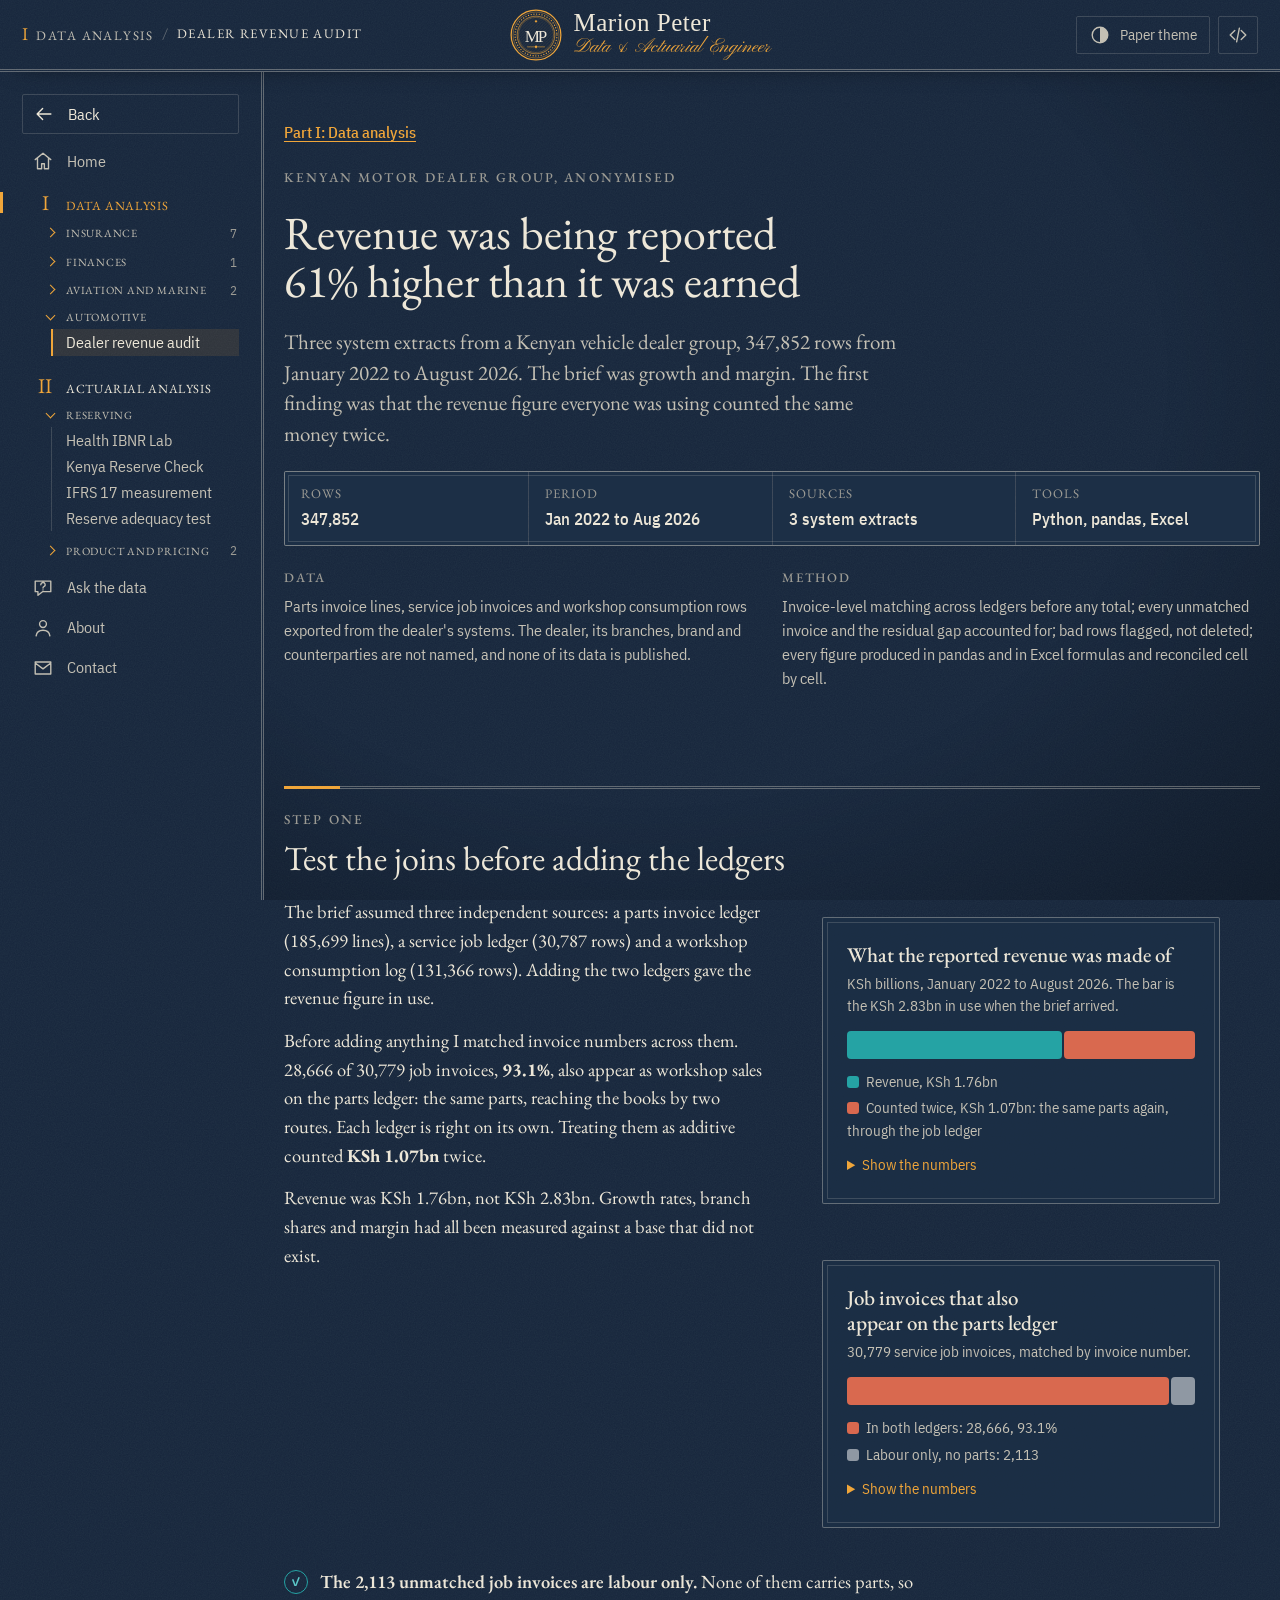
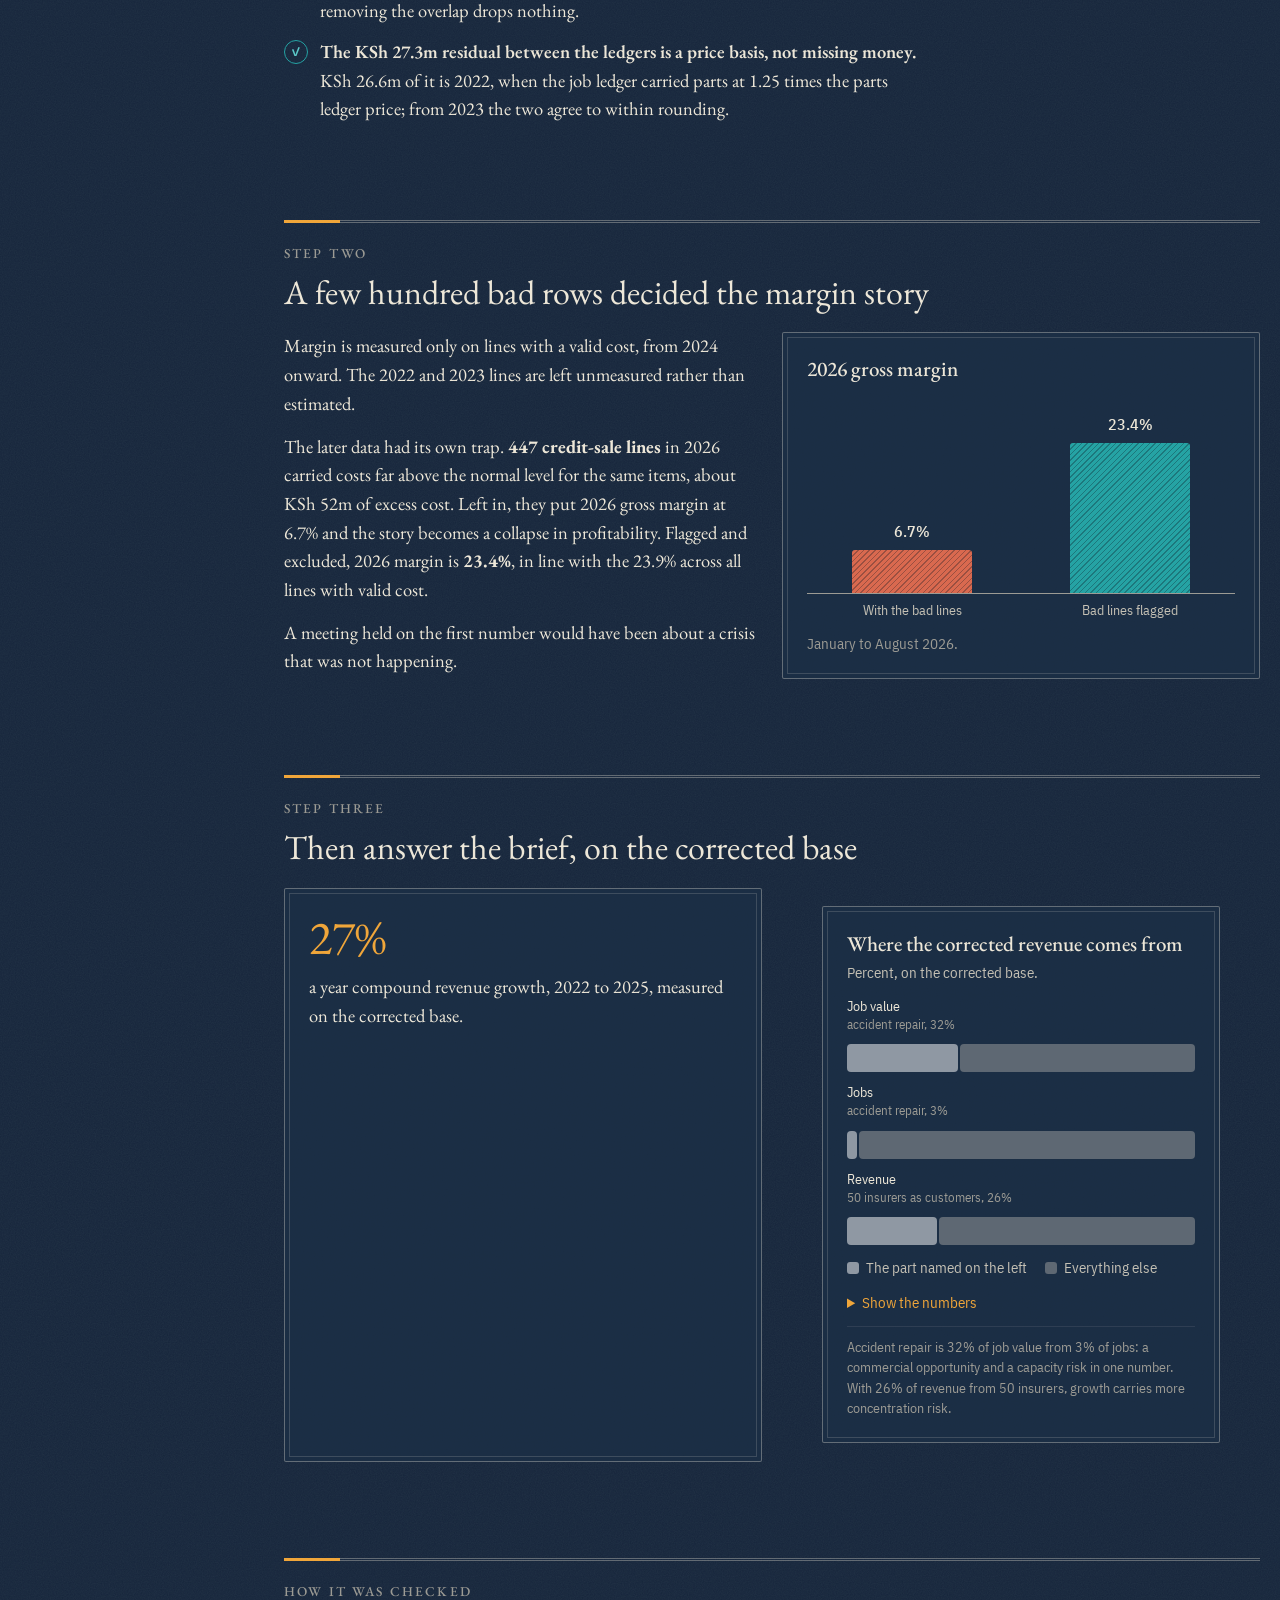
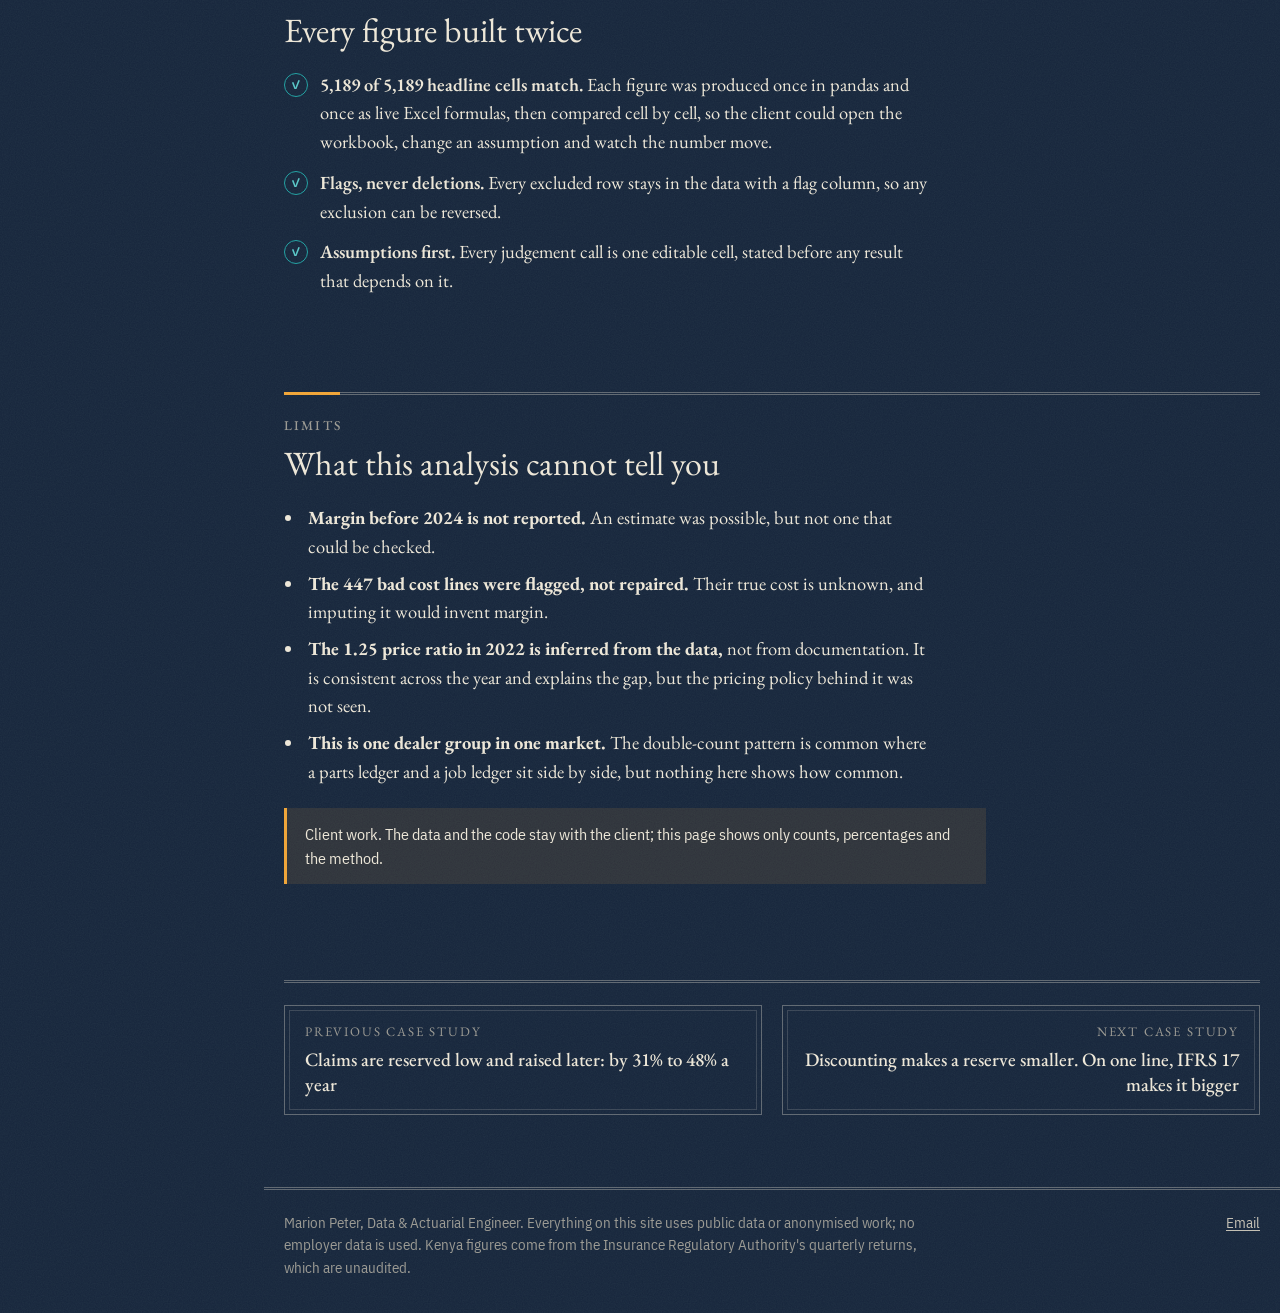
<file: work/dealer-revenue/index.html>
<!doctype html>
<html lang="en">
<head>
<meta charset="utf-8">
<meta name="viewport" content="width=device-width, initial-scale=1">
<title>Revenue was being reported 61% higher than it was earned | Marion Peter</title>
<meta name="description" content="A dealer group&#x27;s revenue counted the same money twice. Finding it before answering the brief on growth and margin.">
<link rel="canonical" href="https://maidenpeter.github.io/work/dealer-revenue/">
<meta name="author" content="Marion Peter">
<meta name="theme-color" content="#15253b">
<meta property="og:type" content="website">
<meta property="og:site_name" content="Marion Peter">
<meta property="og:title" content="Revenue was being reported 61% higher than it was earned">
<meta property="og:description" content="A dealer group&#x27;s revenue counted the same money twice. Finding it before answering the brief on growth and margin.">
<meta property="og:url" content="https://maidenpeter.github.io/work/dealer-revenue/">
<meta property="og:image" content="https://maidenpeter.github.io/assets/og.png">
<meta property="og:image:width" content="1200">
<meta property="og:image:height" content="630">
<meta property="og:image:alt" content="Kenya general insurance underwriting result by class, 2018 to 2025: motor KSh -52.6bn, every other class together KSh +19.6bn.">
<meta name="twitter:card" content="summary_large_image">
<link rel="icon" href="/favicon.svg" type="image/svg+xml">
<link rel="icon" href="/favicon.ico" sizes="32x32">
<link rel="apple-touch-icon" href="/assets/apple-touch-icon.png">
<script>try{var t=localStorage.getItem('mp-theme');if(t==='light'||t==='dark')document.documentElement.setAttribute('data-theme',t)}catch(e){}</script>
<link rel="preconnect" href="https://fonts.googleapis.com">
<link rel="preconnect" href="https://fonts.gstatic.com" crossorigin>
<link rel="stylesheet" href="https://fonts.googleapis.com/css2?family=EB+Garamond:ital,wght@0,400;0,500;0,600;1,400&family=IBM+Plex+Sans+Condensed:wght@400;500;600&family=IM+Fell+English:ital@0;1&family=IM+Fell+English+SC&family=Pinyon+Script&family=Old+Standard+TT:ital,wght@0,400;0,700;1,400&display=swap">
<link rel="stylesheet" href="/assets/site.css">
<link rel="stylesheet" href="/assets/nav.css">
<link rel="stylesheet" href="/assets/viz.css">
</head>
<body>
<a class="skip" href="#main">Skip to content</a>
<header class="mp-top">
<nav class="mp-where" aria-label="You are here"><a class="mp-wc" href="/#data"><b class="mp-wn">I</b> Data analysis</a><span class="mp-ws" aria-hidden="true">/</span><span class="mp-wc" aria-current="location">Dealer revenue audit</span></nav>
<a class="mp-brand" href="/"><svg class="mp-seal" viewBox="0 0 64 64" aria-hidden="true" focusable="false">
<defs><pattern id="mp-hatch" width="2.6" height="2.6" patternUnits="userSpaceOnUse" patternTransform="rotate(45)"><path d="M0 0v2.6" stroke="currentColor" stroke-width=".55"/></pattern></defs>
<circle cx="32" cy="32" r="30.6" fill="none" stroke="currentColor" stroke-width="1.5"/>
<circle cx="32" cy="32" r="28.3" fill="none" stroke="currentColor" stroke-width=".5"/>
<circle class="mp-beads" cx="32" cy="32" r="25.8" fill="none" stroke="currentColor" stroke-width="1.6" stroke-linecap="round" stroke-dasharray="0 3.377"/>
<circle cx="32" cy="32" r="23.2" fill="url(#mp-hatch)" fill-opacity=".22" stroke="currentColor" stroke-width=".8"/>
<circle cx="32" cy="32" r="21.6" fill="none" stroke="currentColor" stroke-width=".35"/>
<path d="M32 13.4l1.7 1.7-1.7 1.7-1.7-1.7z" fill="currentColor"/>
<text x="32" y="40.6" text-anchor="middle"><tspan>M</tspan><tspan dx="-2.4">P</tspan></text>
<path d="M21.5 46.6h8M34.5 46.6h8" stroke="currentColor" stroke-width=".7" stroke-linecap="round"/>
<path d="M32 44.5l2.1 2.1-2.1 2.1-2.1-2.1z" fill="currentColor"/>
</svg><span class="mp-who"><b class="mp-nm">Marion Peter</b><span class="mp-role">Data &amp; Actuarial Engineer</span></span></a>
<div class="mp-tools"><button class="mp-theme" type="button" hidden><svg class="mp-ic" viewBox="0 0 24 24" width="22" height="22" aria-hidden="true" focusable="false" fill="none" stroke="currentColor" stroke-width="1.5" stroke-linecap="round" stroke-linejoin="round"><path d="M12 3.5a8.5 8.5 0 1 0 0 17 8.5 8.5 0 0 0 0-17z"/><path d="M12 3.5a8.5 8.5 0 0 1 0 17z" fill="currentColor" stroke="none"/></svg><span class="mp-l">Paper theme</span></button><a class="mp-gh" href="https://github.com/maidenpeter" aria-label="GitHub" title="GitHub"><svg class="mp-ic" viewBox="0 0 24 24" width="22" height="22" aria-hidden="true" focusable="false" fill="none" stroke="currentColor" stroke-width="1.5" stroke-linecap="round" stroke-linejoin="round"><path d="M8.5 7 3.5 12l5 5M15.5 7l5 5-5 5M13.5 4.5l-3 15"/></svg><span class="mp-l">GitHub</span></a></div>
</header>
<div class="mp-side"><nav class="mp-nav" aria-label="Main"><a class="mp-back" href="/#data-more"><svg class="mp-ic" viewBox="0 0 24 24" width="22" height="22" aria-hidden="true" focusable="false" fill="none" stroke="currentColor" stroke-width="1.5" stroke-linecap="round" stroke-linejoin="round"><path d="M19.5 12h-15M10.5 6l-6 6 6 6"/></svg><span class="mp-l">Back</span><span class="mp-s">Back</span></a><a href="/" data-spy=""><svg class="mp-ic" viewBox="0 0 24 24" width="22" height="22" aria-hidden="true" focusable="false" fill="none" stroke="currentColor" stroke-width="1.5" stroke-linecap="round" stroke-linejoin="round"><path d="M3.5 10.5 12 3.5l8.5 7M6 9v11.5h4.5V15h3v5.5H18V9"/></svg><span class="mp-l">Home</span><span class="mp-s">Home</span></a><div class="mp-ch"><button class="mp-ch-btn mp-cur" aria-current="true" type="button" popovertarget="mp-ch-data" data-spy="data work signals claims ask mpesa-series aviation data-more"><svg class="mp-ic" viewBox="0 0 24 24" width="22" height="22" aria-hidden="true" focusable="false" fill="none" stroke="currentColor" stroke-width="1.5" stroke-linecap="round" stroke-linejoin="round"><path d="M3.5 20.5h17M7 17v-5M12 17V6.5M17 17V9.5"/></svg><span class="mp-s">Data</span></button><div class="mp-items" id="mp-ch-data" popover aria-label="Data analysis"><a class="mp-ch-link" href="/#data" aria-current="true" data-spy="data work signals claims ask mpesa-series aviation data-more"><span class="mp-num">I</span><span class="mp-ch-t">Data analysis</span><span class="mp-ch-line">Insurance, finances, air cargo and automotive data, checked before it is believed</span></a><details class="mp-grp"><summary class="mp-grp-t">Insurance<span class="mp-grp-n">7</span></summary><div class="mp-grp-in"><details class="mp-grp mp-an" open><summary class="mp-grp-t"><span class="mp-an-n">1</span>Kenya series<span class="mp-grp-n">6</span></summary><div class="mp-grp-in"><a class="mp-it" href="/kenya-insurance/"><span class="mp-it-n">01</span>Overview</a><a class="mp-it" href="/ira-kenya-insurance/page/kenya-insurance-loss-map.html"><span class="mp-it-n">02</span>Loss map</a><a class="mp-it" href="/ira-kenya-insurance/page/kenya-insurance-market-structure.html"><span class="mp-it-n">03</span>Market structure</a><a class="mp-it" href="/ira-kenya-insurance/page/kenya-insurance-reinsurance-flows.html"><span class="mp-it-n">04</span>Reinsurance flows</a><a class="mp-it" href="/ira-kenya-reinsurance/page/kenya-cedant-scorecard.html"><span class="mp-it-n">05</span>Cedant scorecard</a><a class="mp-it" href="/ira-kenya-data/explorer/kenya-insurer-explorer.html"><span class="mp-it-n">06</span>Insurer explorer</a></div></details><a class="mp-it mp-an-link" href="/ira-kenya-insurance/page/kenya-claims-settlement.html"><span class="mp-an-n">2</span>Claims settlement</a></div></details><details class="mp-grp"><summary class="mp-grp-t">Finances<span class="mp-grp-n">1</span></summary><div class="mp-grp-in"><details class="mp-grp mp-an" open><summary class="mp-grp-t"><span class="mp-an-n">3</span>M-Pesa series<span class="mp-grp-n">1</span></summary><div class="mp-grp-in"><a class="mp-it" href="/mpesa-statement-to-excel/"><span class="mp-it-n">01</span>Statement to Excel</a></div></details></div></details><details class="mp-grp"><summary class="mp-grp-t">Aviation and marine<span class="mp-grp-n">2</span></summary><div class="mp-grp-in"><a class="mp-it" href="/#cargo-ops">Cargo Ops Lab</a><a class="mp-it" href="/#cargoshield">CargoShield</a></div></details><details class="mp-grp" open><summary class="mp-grp-t">Automotive<span class="mp-grp-n">1</span></summary><div class="mp-grp-in"><a class="mp-it" href="/work/dealer-revenue/" aria-current="page">Dealer revenue audit</a></div></details></div></div><div class="mp-ch"><button class="mp-ch-btn" type="button" popovertarget="mp-ch-actuarial" data-spy="actuarial reserving pricing"><svg class="mp-ic" viewBox="0 0 24 24" width="22" height="22" aria-hidden="true" focusable="false" fill="none" stroke="currentColor" stroke-width="1.5" stroke-linecap="round" stroke-linejoin="round"><path d="M4 4h4.5v4.5H4zM9.75 4h4.5v4.5h-4.5zM15.5 4H20v4.5h-4.5zM4 9.75h4.5v4.5H4zM9.75 9.75h4.5v4.5h-4.5zM4 15.5h4.5V20H4z"/></svg><span class="mp-s">Actuarial</span></button><div class="mp-items" id="mp-ch-actuarial" popover aria-label="Actuarial analysis"><a class="mp-ch-link" href="/#actuarial" data-spy="actuarial reserving pricing"><span class="mp-num">II</span><span class="mp-ch-t">Actuarial analysis</span><span class="mp-ch-line">Reserving, IFRS 17 and pricing</span></a><details class="mp-grp" open><summary class="mp-grp-t">Reserving<span class="mp-grp-n">4</span></summary><div class="mp-grp-in"><a class="mp-it" href="/#hil">Health IBNR Lab</a><a class="mp-it" href="/#reserve-check">Kenya Reserve Check</a><a class="mp-it" href="/work/ifrs17-measurement/">IFRS 17 measurement</a><a class="mp-it" href="/work/reserve-adequacy/">Reserve adequacy test</a></div></details><details class="mp-grp"><summary class="mp-grp-t">Product and pricing<span class="mp-grp-n">2</span></summary><div class="mp-grp-in"><a class="mp-it" href="/#ipl">Persistency Lab</a><a class="mp-it" href="/#agroshield">AgroShield pricing</a></div></details></div></div><a href="/ask/" data-spy=""><svg class="mp-ic" viewBox="0 0 24 24" width="22" height="22" aria-hidden="true" focusable="false" fill="none" stroke="currentColor" stroke-width="1.5" stroke-linecap="round" stroke-linejoin="round"><path d="M3.5 4.5h17v11.5h-9l-5 4v-4h-3zM9.6 8.4a2.4 2.4 0 1 1 3.4 2.2c-.6.3-1 .8-1 1.5M12 14v.1"/></svg><span class="mp-l">Ask the data</span><span class="mp-s">Ask</span></a><a href="/about/" data-spy="method"><svg class="mp-ic" viewBox="0 0 24 24" width="22" height="22" aria-hidden="true" focusable="false" fill="none" stroke="currentColor" stroke-width="1.5" stroke-linecap="round" stroke-linejoin="round"><path d="M12 11.5a3.75 3.75 0 1 0 0-7.5 3.75 3.75 0 0 0 0 7.5zM4.5 20.5c.6-3.9 3.6-6 7.5-6s6.9 2.1 7.5 6"/></svg><span class="mp-l">About</span><span class="mp-s">About</span></a><a href="/#contact" data-spy="contact"><svg class="mp-ic" viewBox="0 0 24 24" width="22" height="22" aria-hidden="true" focusable="false" fill="none" stroke="currentColor" stroke-width="1.5" stroke-linecap="round" stroke-linejoin="round"><path d="M3.5 5.5h17v13h-17zM3.5 6.5l8.5 6.5 8.5-6.5"/></svg><span class="mp-l">Contact</span><span class="mp-s">Contact</span></a></nav></div>

<main id="main" class="wrap">
<section aria-labelledby="h1">
<a class="more" href="/#data-more">Part I: Data analysis</a>
<span class="eyebrow">Kenyan motor dealer group, anonymised</span>
<h1 id="h1" style="font-size:clamp(32px,3.8vw,46px);max-width:24ch">Revenue was being reported 61% higher than it was earned</h1>
<p class="lede">Three system extracts from a Kenyan vehicle dealer group, 347,852 rows from January 2022 to August 2026. The brief was growth and margin. The first finding was that the revenue figure everyone was using counted the same money twice.</p>
<div class="facts"><div><span>Rows</span><b>347,852</b></div><div><span>Period</span><b>Jan 2022 to Aug 2026</b></div><div><span>Sources</span><b>3 system extracts</b></div><div><span>Tools</span><b>Python, pandas, Excel</b></div></div>
<div class="dm"><div><span class="tag">Data</span><p>Parts invoice lines, service job invoices and workshop consumption rows exported from the dealer's systems. The dealer, its branches, brand and counterparties are not named, and none of its data is published.</p></div><div><span class="tag">Method</span><p>Invoice-level matching across ledgers before any total; every unmatched invoice and the residual gap accounted for; bad rows flagged, not deleted; every figure produced in pandas and in Excel formulas and reconciled cell by cell.</p></div></div>
</section>
<section aria-labelledby="h-s1">
<div class="sechead"><span class="eyebrow">Step one</span><h2 id="h-s1">Test the joins before adding the ledgers</h2></div>
<div class="pair">
<div class="prose">
<p>The brief assumed three independent sources: a parts invoice ledger (185,699 lines), a service job ledger (30,787 rows) and a workshop consumption log (131,366 rows). Adding the two ledgers gave the revenue figure in use.</p>
<p>Before adding anything I matched invoice numbers across them. 28,666 of 30,779 job invoices, <b>93.1%</b>, also appear as workshop sales on the parts ledger: the same parts, reaching the books by two routes. Each ledger is right on its own. Treating them as additive counted <b>KSh 1.07bn</b> twice.</p>
<p>Revenue was KSh 1.76bn, not KSh 2.83bn. Growth rates, branch shares and margin had all been measured against a base that did not exist.</p>
</div>
<div class="vz-stack"><figure class="panel vz"><h3>What the reported revenue was made of</h3><p class="vz-sub">KSh billions, January 2022 to August 2026. The bar is the KSh 2.83bn in use when the brief arrived.</p><div class="vz-split" role="img" aria-label="Reported revenue of KSh 2.83bn: KSh 1.76bn of real revenue and KSh 1.07bn counted twice."><span class="vz-seg pos" style="flex:62.191 1 0" title="Revenue: KSh 1.76bn"><b>KSh 1.76bn</b></span><span class="vz-seg neg" style="flex:37.809 1 0" title="Counted twice: KSh 1.07bn"><b>KSh 1.07bn</b></span></div><ul class="vz-key"><li><i class="pos"></i>Revenue, KSh 1.76bn</li><li><i class="neg"></i>Counted twice, KSh 1.07bn: the same parts again, through the job ledger</li></ul><details class="vz-tab"><summary>Show the numbers</summary><div class="vz-scroll"><table class="data"><thead><tr><th scope="col">Part</th><th scope="col">KSh bn</th></tr></thead><tbody><tr><th scope="row">Revenue</th><td>1.76</td></tr><tr><th scope="row">Counted twice</th><td>1.07</td></tr><tr><th scope="row">Reported</th><td>2.83</td></tr></tbody></table></div></details></figure><figure class="panel vz"><h3>Job invoices that also appear on the parts ledger</h3><p class="vz-sub">30,779 service job invoices, matched by invoice number.</p><div class="vz-split" role="img" aria-label="28,666 of 30,779 job invoices, 93.1%, also appear on the parts ledger; 2,113 are labour only."><span class="vz-seg neg" style="flex:93.135 1 0" title="In both ledgers: 28,666"><b>28,666</b></span><span class="vz-seg neu" style="flex:6.865 1 0" title="Labour only: 2,113"></span></div><ul class="vz-key"><li><i class="neg"></i>In both ledgers: 28,666, 93.1%</li><li><i class="neu"></i>Labour only, no parts: 2,113</li></ul><details class="vz-tab"><summary>Show the numbers</summary><div class="vz-scroll"><table class="data"><thead><tr><th scope="col">Job invoices</th><th scope="col">Count</th></tr></thead><tbody><tr><th scope="row">In both ledgers</th><td>28,666</td></tr><tr><th scope="row">Labour only</th><td>2,113</td></tr><tr><th scope="row">All</th><td>30,779</td></tr></tbody></table></div></details></figure></div>
</div>
<ul class="checks"><li><span class="mk ok" aria-label="Passed">&#10003;</span><p><b>The 2,113 unmatched job invoices are labour only.</b> None of them carries parts, so removing the overlap drops nothing.</p></li><li><span class="mk ok" aria-label="Passed">&#10003;</span><p><b>The KSh 27.3m residual between the ledgers is a price basis, not missing money.</b> KSh 26.6m of it is 2022, when the job ledger carried parts at 1.25 times the parts ledger price; from 2023 the two agree to within rounding.</p></li></ul>
</section><section aria-labelledby="h-s2">
<div class="sechead"><span class="eyebrow">Step two</span><h2 id="h-s2">A few hundred bad rows decided the margin story</h2></div>
<div class="pair">
<div class="prose">
<p>Margin is measured only on lines with a valid cost, from 2024 onward. The 2022 and 2023 lines are left unmeasured rather than estimated.</p>
<p>The later data had its own trap. <b>447 credit-sale lines</b> in 2026 carried costs far above the normal level for the same items, about KSh 52m of excess cost. Left in, they put 2026 gross margin at 6.7% and the story becomes a collapse in profitability. Flagged and excluded, 2026 margin is <b>23.4%</b>, in line with the 23.9% across all lines with valid cost.</p>
<p>A meeting held on the first number would have been about a crisis that was not happening.</p>
</div>
<figure class="panel" style="margin:0"><h3>2026 gross margin</h3>
<div role="img" aria-label="2026 gross margin 6.7% with the bad lines and 23.4% with them flagged"><div class="colbars"><div><b>6.7%</b><i style="height:calc((200px - 34px) * 0.258);background:var(--loss)"></i></div><div><b>23.4%</b><i style="height:calc((200px - 34px) * 0.900);background:var(--gain)"></i></div></div><div class="collabels"><span>With the bad lines</span><span>Bad lines flagged</span></div></div>
<p class="small">January to August 2026.</p></figure>
</div>
</section><section aria-labelledby="h-s3">
<div class="sechead"><span class="eyebrow">Step three</span><h2 id="h-s3">Then answer the brief, on the corrected base</h2></div>
<div class="pair">
<div class="panel"><p class="big">27%</p><p>a year compound revenue growth, 2022 to 2025, measured on the corrected base.</p></div>
<figure class="panel vz"><h3>Where the corrected revenue comes from</h3><p class="vz-sub">Percent, on the corrected base.</p><div class="vz-splits"><div class="vz-splitrow"><span class="vz-name">Job value<small>accident repair, 32%</small></span><div class="vz-split" role="img" aria-label="Job value: accident repair 32%, everything else 68%"><span class="vz-seg neu" style="flex:32.000 1 0" title="accident repair: 32%"><b>32%</b></span><span class="vz-seg ctx" style="flex:68.000 1 0" title="Everything else: 68"></span></div></div><div class="vz-splitrow"><span class="vz-name">Jobs<small>accident repair, 3%</small></span><div class="vz-split" role="img" aria-label="Jobs: accident repair 3%, everything else 97%"><span class="vz-seg neu" style="flex:3.000 1 0" title="accident repair: 3%"></span><span class="vz-seg ctx" style="flex:97.000 1 0" title="Everything else: 97"></span></div></div><div class="vz-splitrow"><span class="vz-name">Revenue<small>50 insurers as customers, 26%</small></span><div class="vz-split" role="img" aria-label="Revenue: 50 insurers as customers 26%, everything else 74%"><span class="vz-seg neu" style="flex:26.000 1 0" title="50 insurers as customers: 26%"><b>26%</b></span><span class="vz-seg ctx" style="flex:74.000 1 0" title="Everything else: 74"></span></div></div></div><ul class="vz-key"><li><i class="neu"></i>The part named on the left</li><li><i class="ctx"></i>Everything else</li></ul><details class="vz-tab"><summary>Show the numbers</summary><div class="vz-scroll"><table class="data"><thead><tr><th scope="col">Measure</th><th scope="col">Part</th><th scope="col">Share</th></tr></thead><tbody><tr><th scope="row">Job value</th><td>accident repair</td><td>32%</td></tr><tr><th scope="row">Jobs</th><td>accident repair</td><td>3%</td></tr><tr><th scope="row">Revenue</th><td>50 insurers as customers</td><td>26%</td></tr></tbody></table></div></details><figcaption class="vz-note">Accident repair is 32% of job value from 3% of jobs: a commercial opportunity and a capacity risk in one number. With 26% of revenue from 50 insurers, growth carries more concentration risk.</figcaption></figure>
</div>
</section>
<section aria-labelledby="h-s4">
<div class="sechead"><span class="eyebrow">How it was checked</span><h2 id="h-s4">Every figure built twice</h2></div>
<ul class="checks"><li><span class="mk ok" aria-label="Passed">&#10003;</span><p><b>5,189 of 5,189 headline cells match.</b> Each figure was produced once in pandas and once as live Excel formulas, then compared cell by cell, so the client could open the workbook, change an assumption and watch the number move.</p></li><li><span class="mk ok" aria-label="Passed">&#10003;</span><p><b>Flags, never deletions.</b> Every excluded row stays in the data with a flag column, so any exclusion can be reversed.</p></li><li><span class="mk ok" aria-label="Passed">&#10003;</span><p><b>Assumptions first.</b> Every judgement call is one editable cell, stated before any result that depends on it.</p></li></ul>
</section>
<section aria-labelledby="h-limits">
<div class="sechead"><span class="eyebrow">Limits</span><h2 id="h-limits">What this analysis cannot tell you</h2></div>
<ul class="limits"><li><b>Margin before 2024 is not reported.</b> An estimate was possible, but not one that could be checked.</li><li><b>The 447 bad cost lines were flagged, not repaired.</b> Their true cost is unknown, and imputing it would invent margin.</li><li><b>The 1.25 price ratio in 2022 is inferred from the data,</b> not from documentation. It is consistent across the year and explains the gap, but the pricing policy behind it was not seen.</li><li><b>This is one dealer group in one market.</b> The double-count pattern is common where a parts ledger and a job ledger sit side by side, but nothing here shows how common.</li></ul>
<p class="note">Client work. The data and the code stay with the client; this page shows only counts, percentages and the method.</p>
</section>
<nav class="pager" aria-label="More case studies">
<a href="/work/reserve-adequacy/" rel="prev"><span>Previous case study</span><b>Claims are reserved low and raised later: by 31% to 48% a year</b></a>
<a class="nx" href="/work/ifrs17-measurement/" rel="next"><span>Next case study</span><b>Discounting makes a reserve smaller. On one line, IFRS 17 makes it bigger</b></a>
</nav>
</main>
<footer class="site-foot"><div class="wrap">
<p>Marion Peter, Data &amp; Actuarial Engineer. Everything on this site uses public data or anonymised work; no employer data is used. Kenya figures come from the Insurance Regulatory Authority's quarterly returns, which are unaudited.</p>
<p><a href="mailto:marionpeter@nuruops.com">Email</a></p>
</div></footer>
<script id="mp-nav-js">(function(){var d=document.documentElement,side=document.querySelector('.mp-side');if(!side)return;
var each=function(sel,f){[].forEach.call(document.querySelectorAll(sel),f)},hide=function(p){try{p.hidePopover()}catch(x){}};
// a short desktop window starts with the groups that do not hold this page folded, so the side bar fits
// the series strip opens scrolled to the current page, and fades at each end that has more
var sl=document.querySelector('.mp-sub-list');if(sl){var sc=sl.querySelector('a[aria-current]');var edge=function(){sl.classList.toggle('mp-more',sl.scrollLeft+sl.clientWidth<sl.scrollWidth-2);sl.classList.toggle('mp-less',sl.scrollLeft>2)};var mid=function(){if(sc)sl.scrollLeft+=sc.getBoundingClientRect().left-sl.getBoundingClientRect().left-(sl.clientWidth-sc.offsetWidth)/2;edge()};mid();addEventListener('load',mid);if(document.fonts)document.fonts.ready.then(mid);sl.addEventListener('scroll',edge,{passive:true});addEventListener('resize',edge)}
if(matchMedia('(min-width:861px) and (max-height:780px)').matches)each('.mp-side .mp-grp[open]',function(g){if(!g.querySelector('[aria-current]'))g.open=false});
var b=document.querySelector('.mp-theme');if(b){var l=b.querySelector('.mp-l');
var cur=function(){return d.getAttribute('data-theme')||'dark'};
var lab=function(){var c=cur();l.textContent=c==='dark'?'Paper theme':'Ink theme';b.setAttribute('aria-label','Switch to '+(c==='dark'?'paper':'ink')+' theme')};
b.hidden=false;b.addEventListener('click',function(){var x=cur()==='dark'?'light':'dark';d.setAttribute('data-theme',x);try{localStorage.setItem('mp-theme',x)}catch(e){}lab()});lab()}
var touched=false;['wheel','touchstart','keydown','mousedown'].forEach(function(t){addEventListener(t,function(){touched=true},{once:true,passive:true})});
var ready=function(){var h=location.hash,t=null;try{t=h&&document.getElementById(decodeURIComponent(h.slice(1)))}catch(e){}if(t&&!touched)t.scrollIntoView();d.classList.add('mp-ready')};
if(document.readyState==='complete')d.classList.add('mp-ready');else addEventListener('load',ready);
var bk=side.querySelector('.mp-back');if(bk){var same=false;try{same=new URL(document.referrer).origin===location.origin}catch(e){}
var st=function(){var s=history.state;return s&&typeof s==='object'?s:null},put=function(n){var s=st()||{};s.mpd=n;try{history.replaceState(s,'')}catch(e){}};
var s0=st(),depth=s0&&typeof s0.mpd==='number'?s0.mpd:(same?1:0);put(depth);
var show=function(){if(bk.hasAttribute('data-home'))bk.hidden=depth<1},sync=function(){var s=st();if(s&&typeof s.mpd==='number')depth=s.mpd;show()};
bk.addEventListener('click',function(e){if(depth>0&&history.length>1){e.preventDefault();history.back()}});
addEventListener('popstate',sync);addEventListener('pageshow',sync);
addEventListener('hashchange',function(){var s=st();if(s&&typeof s.mpd==='number')depth=s.mpd;else{depth+=1;put(depth)}show()});show()}
var guard=false;
document.addEventListener('pointerdown',function(e){var o=document.querySelector('[popover]:popover-open');guard=!!o&&!o.contains(e.target)&&!(e.target.closest&&e.target.closest('[popovertarget]'))},true);
document.addEventListener('pointercancel',function(){guard=false},true);
document.addEventListener('click',function(e){if(guard&&e.detail){guard=false;e.preventDefault();e.stopPropagation();return}guard=false;
var a=e.target.closest&&e.target.closest('[popover] a[href]'),p=a&&a.closest('[popover]');if(p&&p.matches(':popover-open'))hide(p)},true);
each('.pop',function(p){p.addEventListener('focusout',function(e){if(e.relatedTarget&&!p.contains(e.relatedTarget)&&p.matches(':popover-open'))hide(p)})});
var mq=matchMedia('(min-width:861px)'),shut=function(){if(mq.matches)each('.mp-items',function(p){if(p.matches(':popover-open'))hide(p)})};
if(mq.addEventListener)mq.addEventListener('change',shut);else if(mq.addListener)mq.addListener(shut);
if(!HTMLElement.prototype.hasOwnProperty('popover')){each('.mp-ch-btn',function(x){x.addEventListener('click',function(){var a=x.nextElementSibling&&x.nextElementSibling.querySelector('.mp-ch-link');if(a)location.href=a.href})});
each('button[popovertarget]:not(.mp-ch-btn)',function(x){x.addEventListener('click',function(){var t=document.getElementById(x.getAttribute('popovertarget'));if(t)t.toggleAttribute('data-open')})})}
var nav=side.querySelector('.mp-nav'),home=location.pathname==='/'||location.pathname==='/index.html',
secs=home?[].slice.call(document.querySelectorAll('main section[id]')):[],
links=[].slice.call(nav.querySelectorAll('[data-spy]'));if(!secs.length)return;
var wh=document.querySelector('.mp-where[data-where]'),wmap={},shown=null;try{wmap=JSON.parse(wh.getAttribute('data-where'))}catch(e){}
var esc=function(s){return String(s).replace(/[&<>"]/g,function(c){return{'&':'&amp;','<':'&lt;','>':'&gt;','"':'&quot;'}[c]})};
var draw=function(key){var cr=wmap.hasOwnProperty(key)?wmap[key]:wmap[''];if(!wh||!cr||shown===key)return;shown=key;
wh.innerHTML=cr.map(function(c,i){var t=c.length===3?c:[null,c[0],c[1]],inner=(t[0]?'<b class="mp-wn">'+t[0]+'</b> ':'')+esc(t[1]);
return(i===cr.length-1||!t[2])?'<span class="mp-wc" aria-current="location">'+inner+'</span>':'<a class="mp-wc" href="'+esc(t[2])+'">'+inner+'</a>'}).join('<span class="mp-ws" aria-hidden="true">/</span>')};
function spy(){var y=window.innerHeight*0.3,c='',any=false;
for(var i=0;i<secs.length;i++)if(secs[i].getBoundingClientRect().top<=y)c=secs[i].id;
if(window.innerHeight+window.scrollY>=d.scrollHeight-2)c=secs[secs.length-1].id;
links.forEach(function(a){var on=!!c&&a.getAttribute('data-spy').split(' ').indexOf(c)>-1;a.classList.toggle('mp-here',on);if(on)any=true});
nav.classList.toggle('mp-spying',any);draw(c)}
var q=0;window.addEventListener('scroll',function(){if(!q)q=requestAnimationFrame(function(){q=0;spy()})},{passive:true});
window.addEventListener('resize',spy);spy()})();</script>
</body>
</html>
</file>
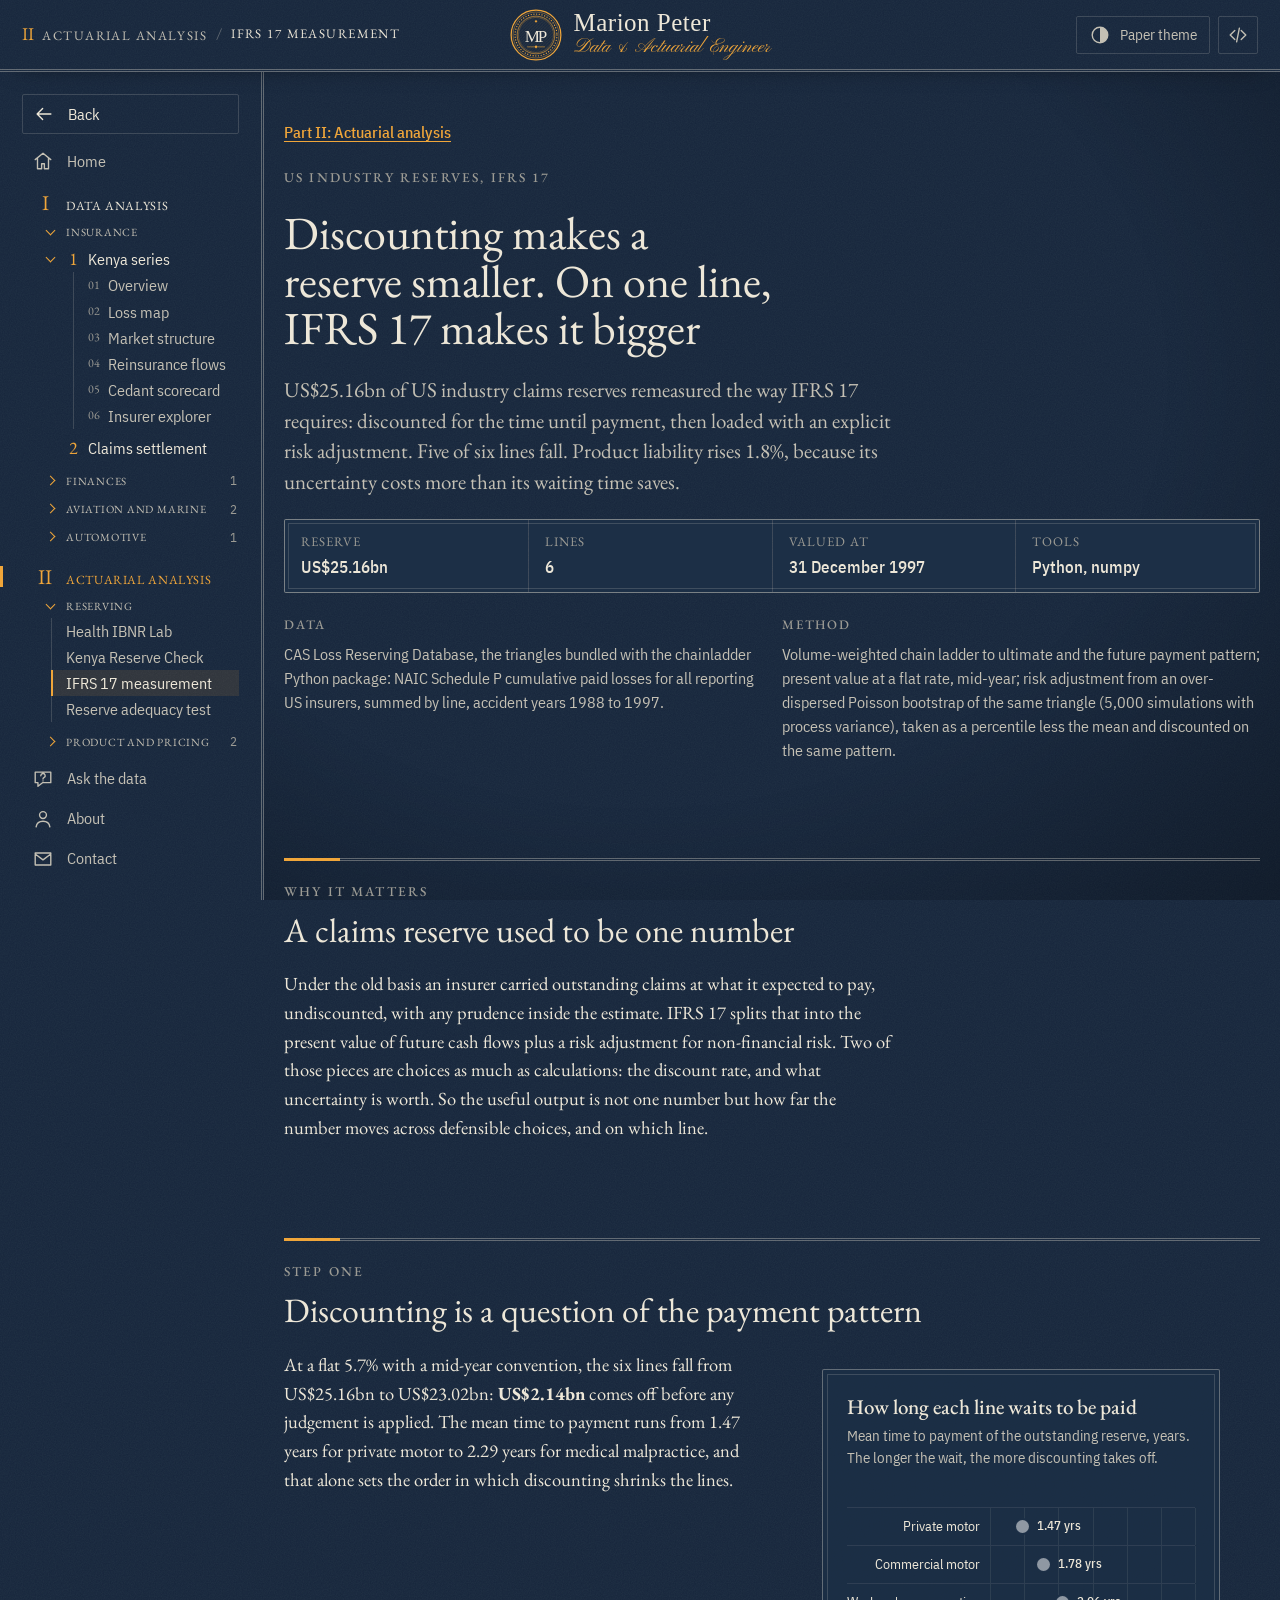
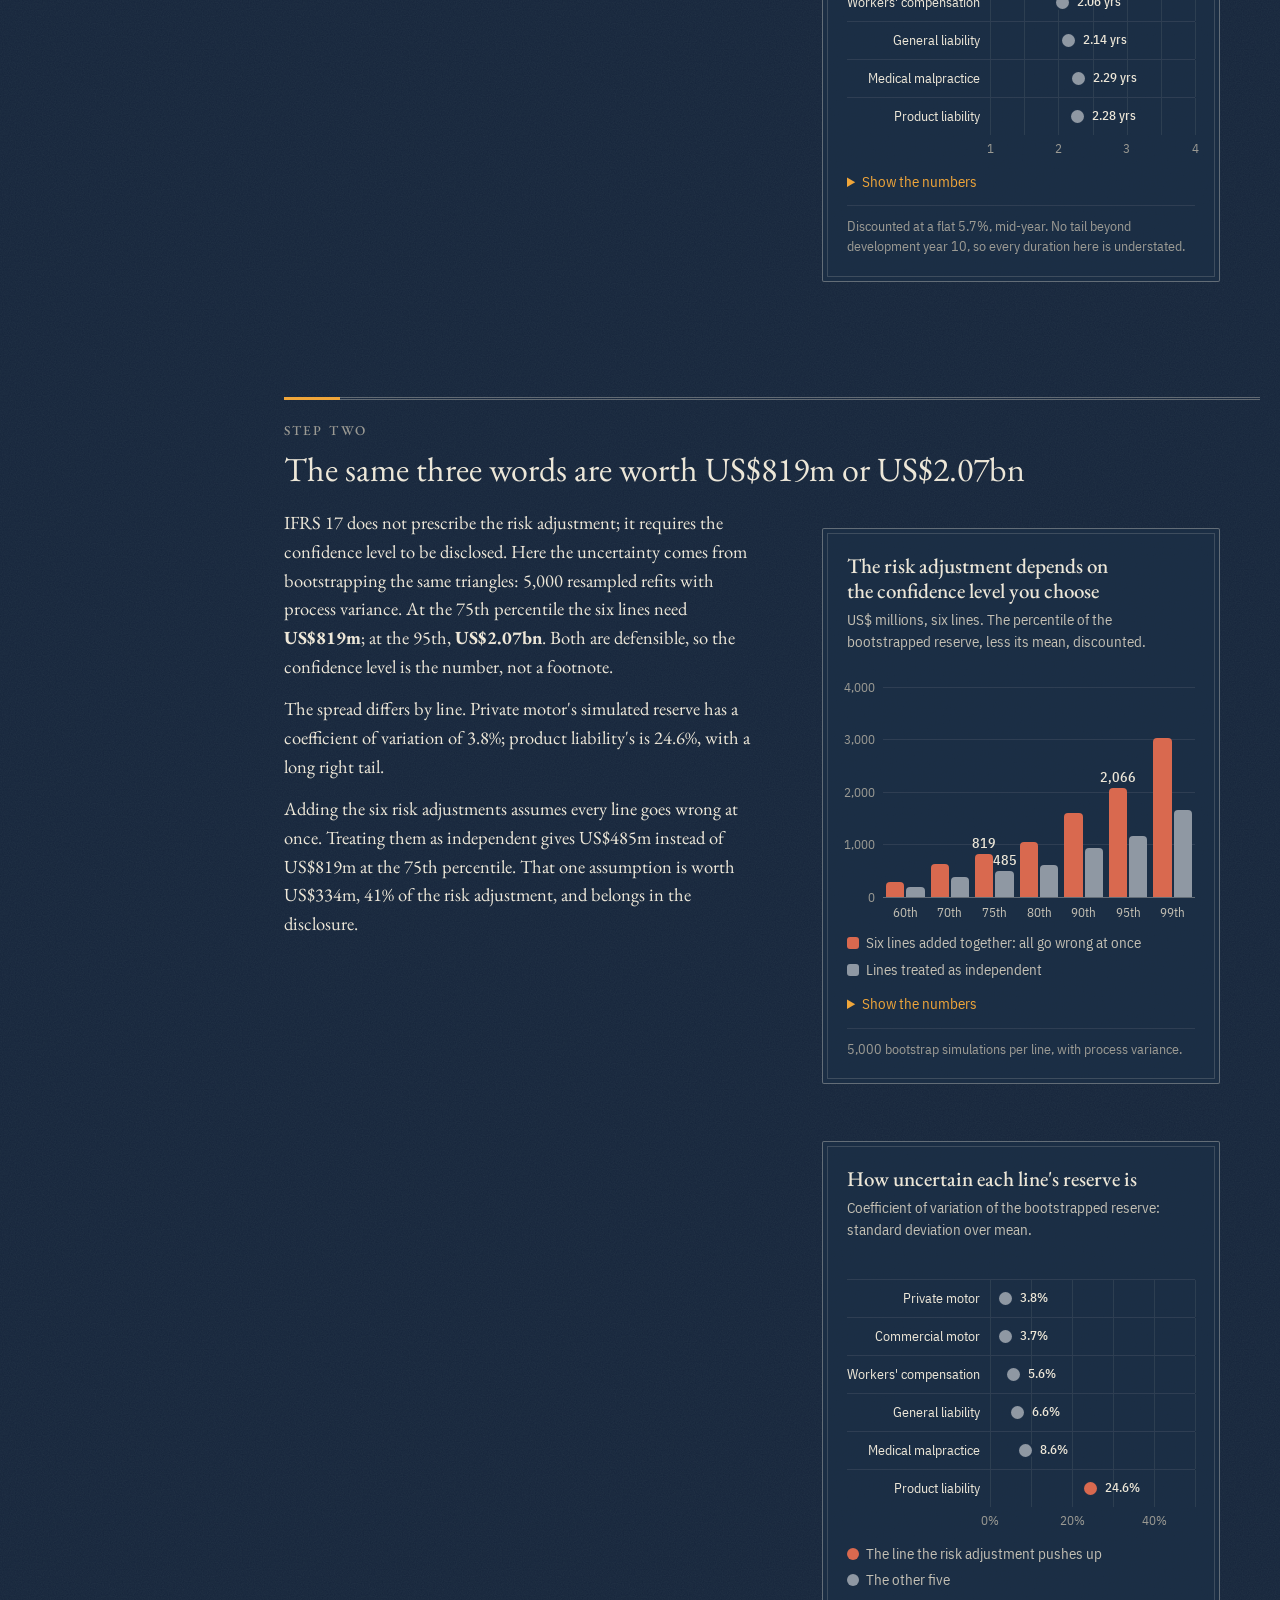
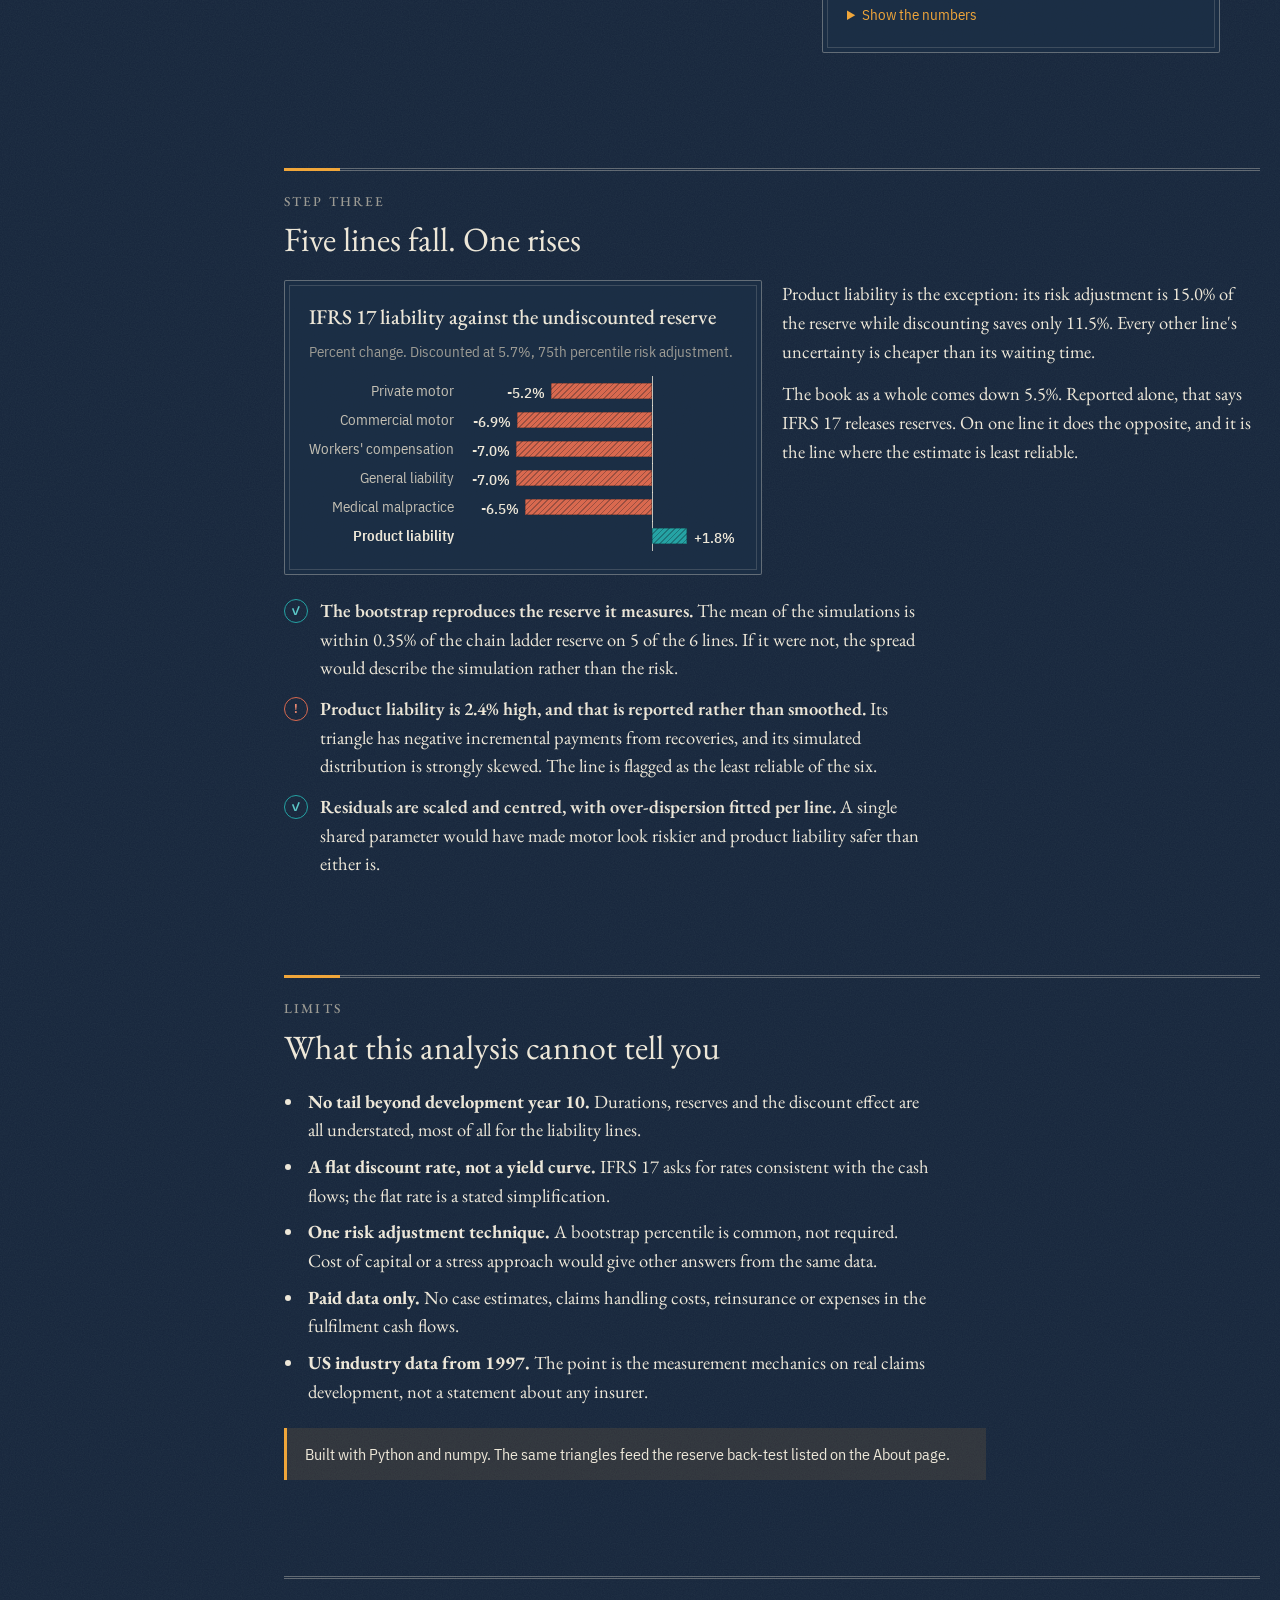
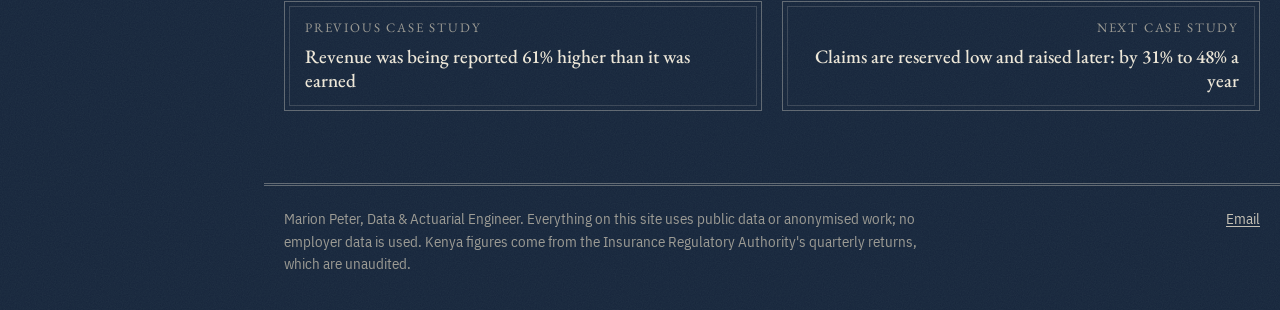
<file: work/ifrs17-measurement/index.html>
<!doctype html>
<html lang="en">
<head>
<meta charset="utf-8">
<meta name="viewport" content="width=device-width, initial-scale=1">
<title>Discounting makes a reserve smaller. On one line, IFRS 17 makes it bigger | Marion Peter</title>
<meta name="description" content="US$25.16bn of claims reserves remeasured under IFRS 17: discounting, a bootstrapped risk adjustment, and the one line the standard makes larger.">
<link rel="canonical" href="https://maidenpeter.github.io/work/ifrs17-measurement/">
<meta name="author" content="Marion Peter">
<meta name="theme-color" content="#15253b">
<meta property="og:type" content="website">
<meta property="og:site_name" content="Marion Peter">
<meta property="og:title" content="Discounting makes a reserve smaller. On one line, IFRS 17 makes it bigger">
<meta property="og:description" content="US$25.16bn of claims reserves remeasured under IFRS 17: discounting, a bootstrapped risk adjustment, and the one line the standard makes larger.">
<meta property="og:url" content="https://maidenpeter.github.io/work/ifrs17-measurement/">
<meta property="og:image" content="https://maidenpeter.github.io/assets/og.png">
<meta property="og:image:width" content="1200">
<meta property="og:image:height" content="630">
<meta property="og:image:alt" content="Kenya general insurance underwriting result by class, 2018 to 2025: motor KSh -52.6bn, every other class together KSh +19.6bn.">
<meta name="twitter:card" content="summary_large_image">
<link rel="icon" href="/favicon.svg" type="image/svg+xml">
<link rel="icon" href="/favicon.ico" sizes="32x32">
<link rel="apple-touch-icon" href="/assets/apple-touch-icon.png">
<script>try{var t=localStorage.getItem('mp-theme');if(t==='light'||t==='dark')document.documentElement.setAttribute('data-theme',t)}catch(e){}</script>
<link rel="preconnect" href="https://fonts.googleapis.com">
<link rel="preconnect" href="https://fonts.gstatic.com" crossorigin>
<link rel="stylesheet" href="https://fonts.googleapis.com/css2?family=EB+Garamond:ital,wght@0,400;0,500;0,600;1,400&family=IBM+Plex+Sans+Condensed:wght@400;500;600&family=IM+Fell+English:ital@0;1&family=IM+Fell+English+SC&family=Pinyon+Script&family=Old+Standard+TT:ital,wght@0,400;0,700;1,400&display=swap">
<link rel="stylesheet" href="/assets/site.css">
<link rel="stylesheet" href="/assets/nav.css">
<link rel="stylesheet" href="/assets/viz.css">
</head>
<body>
<a class="skip" href="#main">Skip to content</a>
<header class="mp-top">
<nav class="mp-where" aria-label="You are here"><a class="mp-wc" href="/#actuarial"><b class="mp-wn">II</b> Actuarial analysis</a><span class="mp-ws" aria-hidden="true">/</span><span class="mp-wc" aria-current="location">IFRS 17 measurement</span></nav>
<a class="mp-brand" href="/"><svg class="mp-seal" viewBox="0 0 64 64" aria-hidden="true" focusable="false">
<defs><pattern id="mp-hatch" width="2.6" height="2.6" patternUnits="userSpaceOnUse" patternTransform="rotate(45)"><path d="M0 0v2.6" stroke="currentColor" stroke-width=".55"/></pattern></defs>
<circle cx="32" cy="32" r="30.6" fill="none" stroke="currentColor" stroke-width="1.5"/>
<circle cx="32" cy="32" r="28.3" fill="none" stroke="currentColor" stroke-width=".5"/>
<circle class="mp-beads" cx="32" cy="32" r="25.8" fill="none" stroke="currentColor" stroke-width="1.6" stroke-linecap="round" stroke-dasharray="0 3.377"/>
<circle cx="32" cy="32" r="23.2" fill="url(#mp-hatch)" fill-opacity=".22" stroke="currentColor" stroke-width=".8"/>
<circle cx="32" cy="32" r="21.6" fill="none" stroke="currentColor" stroke-width=".35"/>
<path d="M32 13.4l1.7 1.7-1.7 1.7-1.7-1.7z" fill="currentColor"/>
<text x="32" y="40.6" text-anchor="middle"><tspan>M</tspan><tspan dx="-2.4">P</tspan></text>
<path d="M21.5 46.6h8M34.5 46.6h8" stroke="currentColor" stroke-width=".7" stroke-linecap="round"/>
<path d="M32 44.5l2.1 2.1-2.1 2.1-2.1-2.1z" fill="currentColor"/>
</svg><span class="mp-who"><b class="mp-nm">Marion Peter</b><span class="mp-role">Data &amp; Actuarial Engineer</span></span></a>
<div class="mp-tools"><button class="mp-theme" type="button" hidden><svg class="mp-ic" viewBox="0 0 24 24" width="22" height="22" aria-hidden="true" focusable="false" fill="none" stroke="currentColor" stroke-width="1.5" stroke-linecap="round" stroke-linejoin="round"><path d="M12 3.5a8.5 8.5 0 1 0 0 17 8.5 8.5 0 0 0 0-17z"/><path d="M12 3.5a8.5 8.5 0 0 1 0 17z" fill="currentColor" stroke="none"/></svg><span class="mp-l">Paper theme</span></button><a class="mp-gh" href="https://github.com/maidenpeter" aria-label="GitHub" title="GitHub"><svg class="mp-ic" viewBox="0 0 24 24" width="22" height="22" aria-hidden="true" focusable="false" fill="none" stroke="currentColor" stroke-width="1.5" stroke-linecap="round" stroke-linejoin="round"><path d="M8.5 7 3.5 12l5 5M15.5 7l5 5-5 5M13.5 4.5l-3 15"/></svg><span class="mp-l">GitHub</span></a></div>
</header>
<div class="mp-side"><nav class="mp-nav" aria-label="Main"><a class="mp-back" href="/#reserving"><svg class="mp-ic" viewBox="0 0 24 24" width="22" height="22" aria-hidden="true" focusable="false" fill="none" stroke="currentColor" stroke-width="1.5" stroke-linecap="round" stroke-linejoin="round"><path d="M19.5 12h-15M10.5 6l-6 6 6 6"/></svg><span class="mp-l">Back</span><span class="mp-s">Back</span></a><a href="/" data-spy=""><svg class="mp-ic" viewBox="0 0 24 24" width="22" height="22" aria-hidden="true" focusable="false" fill="none" stroke="currentColor" stroke-width="1.5" stroke-linecap="round" stroke-linejoin="round"><path d="M3.5 10.5 12 3.5l8.5 7M6 9v11.5h4.5V15h3v5.5H18V9"/></svg><span class="mp-l">Home</span><span class="mp-s">Home</span></a><div class="mp-ch"><button class="mp-ch-btn" type="button" popovertarget="mp-ch-data" data-spy="data work signals claims ask mpesa-series aviation data-more"><svg class="mp-ic" viewBox="0 0 24 24" width="22" height="22" aria-hidden="true" focusable="false" fill="none" stroke="currentColor" stroke-width="1.5" stroke-linecap="round" stroke-linejoin="round"><path d="M3.5 20.5h17M7 17v-5M12 17V6.5M17 17V9.5"/></svg><span class="mp-s">Data</span></button><div class="mp-items" id="mp-ch-data" popover aria-label="Data analysis"><a class="mp-ch-link" href="/#data" data-spy="data work signals claims ask mpesa-series aviation data-more"><span class="mp-num">I</span><span class="mp-ch-t">Data analysis</span><span class="mp-ch-line">Insurance, finances, air cargo and automotive data, checked before it is believed</span></a><details class="mp-grp" open><summary class="mp-grp-t">Insurance<span class="mp-grp-n">7</span></summary><div class="mp-grp-in"><details class="mp-grp mp-an" open><summary class="mp-grp-t"><span class="mp-an-n">1</span>Kenya series<span class="mp-grp-n">6</span></summary><div class="mp-grp-in"><a class="mp-it" href="/kenya-insurance/"><span class="mp-it-n">01</span>Overview</a><a class="mp-it" href="/ira-kenya-insurance/page/kenya-insurance-loss-map.html"><span class="mp-it-n">02</span>Loss map</a><a class="mp-it" href="/ira-kenya-insurance/page/kenya-insurance-market-structure.html"><span class="mp-it-n">03</span>Market structure</a><a class="mp-it" href="/ira-kenya-insurance/page/kenya-insurance-reinsurance-flows.html"><span class="mp-it-n">04</span>Reinsurance flows</a><a class="mp-it" href="/ira-kenya-reinsurance/page/kenya-cedant-scorecard.html"><span class="mp-it-n">05</span>Cedant scorecard</a><a class="mp-it" href="/ira-kenya-data/explorer/kenya-insurer-explorer.html"><span class="mp-it-n">06</span>Insurer explorer</a></div></details><a class="mp-it mp-an-link" href="/ira-kenya-insurance/page/kenya-claims-settlement.html"><span class="mp-an-n">2</span>Claims settlement</a></div></details><details class="mp-grp"><summary class="mp-grp-t">Finances<span class="mp-grp-n">1</span></summary><div class="mp-grp-in"><details class="mp-grp mp-an" open><summary class="mp-grp-t"><span class="mp-an-n">3</span>M-Pesa series<span class="mp-grp-n">1</span></summary><div class="mp-grp-in"><a class="mp-it" href="/mpesa-statement-to-excel/"><span class="mp-it-n">01</span>Statement to Excel</a></div></details></div></details><details class="mp-grp"><summary class="mp-grp-t">Aviation and marine<span class="mp-grp-n">2</span></summary><div class="mp-grp-in"><a class="mp-it" href="/#cargo-ops">Cargo Ops Lab</a><a class="mp-it" href="/#cargoshield">CargoShield</a></div></details><details class="mp-grp"><summary class="mp-grp-t">Automotive<span class="mp-grp-n">1</span></summary><div class="mp-grp-in"><a class="mp-it" href="/work/dealer-revenue/">Dealer revenue audit</a></div></details></div></div><div class="mp-ch"><button class="mp-ch-btn mp-cur" aria-current="true" type="button" popovertarget="mp-ch-actuarial" data-spy="actuarial reserving pricing"><svg class="mp-ic" viewBox="0 0 24 24" width="22" height="22" aria-hidden="true" focusable="false" fill="none" stroke="currentColor" stroke-width="1.5" stroke-linecap="round" stroke-linejoin="round"><path d="M4 4h4.5v4.5H4zM9.75 4h4.5v4.5h-4.5zM15.5 4H20v4.5h-4.5zM4 9.75h4.5v4.5H4zM9.75 9.75h4.5v4.5h-4.5zM4 15.5h4.5V20H4z"/></svg><span class="mp-s">Actuarial</span></button><div class="mp-items" id="mp-ch-actuarial" popover aria-label="Actuarial analysis"><a class="mp-ch-link" href="/#actuarial" aria-current="true" data-spy="actuarial reserving pricing"><span class="mp-num">II</span><span class="mp-ch-t">Actuarial analysis</span><span class="mp-ch-line">Reserving, IFRS 17 and pricing</span></a><details class="mp-grp" open><summary class="mp-grp-t">Reserving<span class="mp-grp-n">4</span></summary><div class="mp-grp-in"><a class="mp-it" href="/#hil">Health IBNR Lab</a><a class="mp-it" href="/#reserve-check">Kenya Reserve Check</a><a class="mp-it" href="/work/ifrs17-measurement/" aria-current="page">IFRS 17 measurement</a><a class="mp-it" href="/work/reserve-adequacy/">Reserve adequacy test</a></div></details><details class="mp-grp"><summary class="mp-grp-t">Product and pricing<span class="mp-grp-n">2</span></summary><div class="mp-grp-in"><a class="mp-it" href="/#ipl">Persistency Lab</a><a class="mp-it" href="/#agroshield">AgroShield pricing</a></div></details></div></div><a href="/ask/" data-spy=""><svg class="mp-ic" viewBox="0 0 24 24" width="22" height="22" aria-hidden="true" focusable="false" fill="none" stroke="currentColor" stroke-width="1.5" stroke-linecap="round" stroke-linejoin="round"><path d="M3.5 4.5h17v11.5h-9l-5 4v-4h-3zM9.6 8.4a2.4 2.4 0 1 1 3.4 2.2c-.6.3-1 .8-1 1.5M12 14v.1"/></svg><span class="mp-l">Ask the data</span><span class="mp-s">Ask</span></a><a href="/about/" data-spy="method"><svg class="mp-ic" viewBox="0 0 24 24" width="22" height="22" aria-hidden="true" focusable="false" fill="none" stroke="currentColor" stroke-width="1.5" stroke-linecap="round" stroke-linejoin="round"><path d="M12 11.5a3.75 3.75 0 1 0 0-7.5 3.75 3.75 0 0 0 0 7.5zM4.5 20.5c.6-3.9 3.6-6 7.5-6s6.9 2.1 7.5 6"/></svg><span class="mp-l">About</span><span class="mp-s">About</span></a><a href="/#contact" data-spy="contact"><svg class="mp-ic" viewBox="0 0 24 24" width="22" height="22" aria-hidden="true" focusable="false" fill="none" stroke="currentColor" stroke-width="1.5" stroke-linecap="round" stroke-linejoin="round"><path d="M3.5 5.5h17v13h-17zM3.5 6.5l8.5 6.5 8.5-6.5"/></svg><span class="mp-l">Contact</span><span class="mp-s">Contact</span></a></nav></div>

<main id="main" class="wrap">
<section aria-labelledby="h1">
<a class="more" href="/#reserving">Part II: Actuarial analysis</a>
<span class="eyebrow">US industry reserves, IFRS 17</span>
<h1 id="h1" style="font-size:clamp(32px,3.8vw,46px);max-width:24ch">Discounting makes a reserve smaller. On one line, IFRS 17 makes it bigger</h1>
<p class="lede">US$25.16bn of US industry claims reserves remeasured the way IFRS 17 requires: discounted for the time until payment, then loaded with an explicit risk adjustment. Five of six lines fall. Product liability rises 1.8%, because its uncertainty costs more than its waiting time saves.</p>
<div class="facts"><div><span>Reserve</span><b>US$25.16bn</b></div><div><span>Lines</span><b>6</b></div><div><span>Valued at</span><b>31 December 1997</b></div><div><span>Tools</span><b>Python, numpy</b></div></div>
<div class="dm"><div><span class="tag">Data</span><p>CAS Loss Reserving Database, the triangles bundled with the chainladder Python package: NAIC Schedule P cumulative paid losses for all reporting US insurers, summed by line, accident years 1988 to 1997.</p></div><div><span class="tag">Method</span><p>Volume-weighted chain ladder to ultimate and the future payment pattern; present value at a flat rate, mid-year; risk adjustment from an over-dispersed Poisson bootstrap of the same triangle (5,000 simulations with process variance), taken as a percentile less the mean and discounted on the same pattern.</p></div></div>
</section>
<section aria-labelledby="h-s1">
<div class="sechead"><span class="eyebrow">Why it matters</span><h2 id="h-s1">A claims reserve used to be one number</h2></div>
<div class="prose">
<p>Under the old basis an insurer carried outstanding claims at what it expected to pay, undiscounted, with any prudence inside the estimate. IFRS 17 splits that into the present value of future cash flows plus a risk adjustment for non-financial risk. Two of those pieces are choices as much as calculations: the discount rate, and what uncertainty is worth. So the useful output is not one number but how far the number moves across defensible choices, and on which line.</p>
</div>
</section>
<section aria-labelledby="h-s2">
<div class="sechead"><span class="eyebrow">Step one</span><h2 id="h-s2">Discounting is a question of the payment pattern</h2></div>
<div class="pair">
<div class="prose">
<p>At a flat 5.7% with a mid-year convention, the six lines fall from US$25.16bn to US$23.02bn: <b>US$2.14bn</b> comes off before any judgement is applied. The mean time to payment runs from 1.47 years for private motor to 2.29 years for medical malpractice, and that alone sets the order in which discounting shrinks the lines.</p>
</div>
<figure class="panel vz"><h3>How long each line waits to be paid</h3><p class="vz-sub">Mean time to payment of the outstanding reserve, years. The longer the wait, the more discounting takes off.</p><div class="vz-dots" role="img" aria-label="Mean years to payment by line: Private motor 1.47, Commercial motor 1.78, Workers&#x27; compensation 2.06, General liability 2.14, Medical malpractice 2.29, Product liability 2.28."><div class="vz-row vz-top" aria-hidden="true"><span></span><span class="vz-track"></span></div><div class="vz-row"><span class="vz-name">Private motor</span><span class="vz-track"><span class="vz-vt" style="left:0.00%"></span><span class="vz-vt" style="left:16.67%"></span><span class="vz-vt" style="left:33.33%"></span><span class="vz-vt" style="left:50.00%"></span><span class="vz-vt" style="left:66.67%"></span><span class="vz-vt" style="left:83.33%"></span><span class="vz-vt" style="left:100.00%"></span><i class="vz-dot neu" style="left:15.67%" title="Private motor: mean time to payment 1.47 years"><b class="r">1.47 yrs</b></i></span></div><div class="vz-row"><span class="vz-name">Commercial motor</span><span class="vz-track"><span class="vz-vt" style="left:0.00%"></span><span class="vz-vt" style="left:16.67%"></span><span class="vz-vt" style="left:33.33%"></span><span class="vz-vt" style="left:50.00%"></span><span class="vz-vt" style="left:66.67%"></span><span class="vz-vt" style="left:83.33%"></span><span class="vz-vt" style="left:100.00%"></span><i class="vz-dot neu" style="left:26.00%" title="Commercial motor: mean time to payment 1.78 years"><b class="r">1.78 yrs</b></i></span></div><div class="vz-row"><span class="vz-name">Workers' compensation</span><span class="vz-track"><span class="vz-vt" style="left:0.00%"></span><span class="vz-vt" style="left:16.67%"></span><span class="vz-vt" style="left:33.33%"></span><span class="vz-vt" style="left:50.00%"></span><span class="vz-vt" style="left:66.67%"></span><span class="vz-vt" style="left:83.33%"></span><span class="vz-vt" style="left:100.00%"></span><i class="vz-dot neu" style="left:35.33%" title="Workers&#x27; compensation: mean time to payment 2.06 years"><b class="r">2.06 yrs</b></i></span></div><div class="vz-row"><span class="vz-name">General liability</span><span class="vz-track"><span class="vz-vt" style="left:0.00%"></span><span class="vz-vt" style="left:16.67%"></span><span class="vz-vt" style="left:33.33%"></span><span class="vz-vt" style="left:50.00%"></span><span class="vz-vt" style="left:66.67%"></span><span class="vz-vt" style="left:83.33%"></span><span class="vz-vt" style="left:100.00%"></span><i class="vz-dot neu" style="left:38.00%" title="General liability: mean time to payment 2.14 years"><b class="r">2.14 yrs</b></i></span></div><div class="vz-row"><span class="vz-name">Medical malpractice</span><span class="vz-track"><span class="vz-vt" style="left:0.00%"></span><span class="vz-vt" style="left:16.67%"></span><span class="vz-vt" style="left:33.33%"></span><span class="vz-vt" style="left:50.00%"></span><span class="vz-vt" style="left:66.67%"></span><span class="vz-vt" style="left:83.33%"></span><span class="vz-vt" style="left:100.00%"></span><i class="vz-dot neu" style="left:43.00%" title="Medical malpractice: mean time to payment 2.29 years"><b class="r">2.29 yrs</b></i></span></div><div class="vz-row"><span class="vz-name">Product liability</span><span class="vz-track"><span class="vz-vt" style="left:0.00%"></span><span class="vz-vt" style="left:16.67%"></span><span class="vz-vt" style="left:33.33%"></span><span class="vz-vt" style="left:50.00%"></span><span class="vz-vt" style="left:66.67%"></span><span class="vz-vt" style="left:83.33%"></span><span class="vz-vt" style="left:100.00%"></span><i class="vz-dot neu" style="left:42.67%" title="Product liability: mean time to payment 2.28 years"><b class="r">2.28 yrs</b></i></span></div><div class="vz-row vz-axis" aria-hidden="true"><span></span><span class="vz-track"><span class="" style="left:0.00%">1</span><span class="o" style="left:16.67%">1.5</span><span class="" style="left:33.33%">2</span><span class="o" style="left:50.00%">2.5</span><span class="" style="left:66.67%">3</span><span class="o" style="left:83.33%">3.5</span><span class="" style="left:100.00%">4</span></span></div></div><details class="vz-tab"><summary>Show the numbers</summary><div class="vz-scroll"><table class="data"><thead><tr><th scope="col">Line</th><th scope="col">Mean years to payment</th></tr></thead><tbody><tr><th scope="row">Private motor</th><td>1.47</td></tr><tr><th scope="row">Commercial motor</th><td>1.78</td></tr><tr><th scope="row">Workers' compensation</th><td>2.06</td></tr><tr><th scope="row">General liability</th><td>2.14</td></tr><tr><th scope="row">Medical malpractice</th><td>2.29</td></tr><tr><th scope="row">Product liability</th><td>2.28</td></tr></tbody></table></div></details><figcaption class="vz-note">Discounted at a flat 5.7%, mid-year. No tail beyond development year 10, so every duration here is understated.</figcaption></figure>
</div>
</section>
<section aria-labelledby="h-s3">
<div class="sechead"><span class="eyebrow">Step two</span><h2 id="h-s3">The same three words are worth US$819m or US$2.07bn</h2></div>
<div class="pair">
<div class="prose">
<p>IFRS 17 does not prescribe the risk adjustment; it requires the confidence level to be disclosed. Here the uncertainty comes from bootstrapping the same triangles: 5,000 resampled refits with process variance. At the 75th percentile the six lines need <b>US$819m</b>; at the 95th, <b>US$2.07bn</b>. Both are defensible, so the confidence level is the number, not a footnote.</p>
<p>The spread differs by line. Private motor's simulated reserve has a coefficient of variation of 3.8%; product liability's is 24.6%, with a long right tail.</p>
<p>Adding the six risk adjustments assumes every line goes wrong at once. Treating them as independent gives US$485m instead of US$819m at the 75th percentile. That one assumption is worth US$334m, 41% of the risk adjustment, and belongs in the disclosure.</p>
</div>
<div class="vz-stack"><figure class="panel vz"><h3>The risk adjustment depends on the confidence level you choose</h3><p class="vz-sub">US$ millions, six lines. The percentile of the bootstrapped reserve, less its mean, discounted.</p><div class="vz-colchart" style="--h:210px"><div class="vz-plot" role="img" aria-label="Risk adjustment, US$m, by confidence level: at the 75th percentile US$819m added together and US$485m treating lines as independent; at the 95th US$2,066m added together."><span class="vz-tick z" style="top:100.00%"><b>0</b></span><span class="vz-tick" style="top:75.00%"><b>1,000</b></span><span class="vz-tick" style="top:50.00%"><b>2,000</b></span><span class="vz-tick" style="top:25.00%"><b>3,000</b></span><span class="vz-tick" style="top:0.00%"><b>4,000</b></span><div class="vz-gs"><span class="vz-g"><span class="vz-lane"><i class="vz-col neg up" style="top:92.78%;height:7.22%" title="Lines added together, 60th: US$289m"></i></span><span class="vz-lane"><i class="vz-col neu up" style="top:95.46%;height:4.54%" title="Lines independent, 60th: US$182m"></i></span></span><span class="vz-g"><span class="vz-lane"><i class="vz-col neg up" style="top:84.35%;height:15.65%" title="Lines added together, 70th: US$626m"></i></span><span class="vz-lane"><i class="vz-col neu up" style="top:90.64%;height:9.36%" title="Lines independent, 70th: US$374m"></i></span></span><span class="vz-g"><span class="vz-lane"><i class="vz-col neg up" style="top:79.53%;height:20.47%" title="Lines added together, 75th: US$819m"><em>819</em></i></span><span class="vz-lane"><i class="vz-col neu up" style="top:87.88%;height:12.12%" title="Lines independent, 75th: US$485m"><em>485</em></i></span></span><span class="vz-g"><span class="vz-lane"><i class="vz-col neg up" style="top:74.04%;height:25.96%" title="Lines added together, 80th: US$1,038m"></i></span><span class="vz-lane"><i class="vz-col neu up" style="top:84.91%;height:15.09%" title="Lines independent, 80th: US$603m"></i></span></span><span class="vz-g"><span class="vz-lane"><i class="vz-col neg up" style="top:60.02%;height:39.98%" title="Lines added together, 90th: US$1,599m"></i></span><span class="vz-lane"><i class="vz-col neu up" style="top:76.94%;height:23.06%" title="Lines independent, 90th: US$922m"></i></span></span><span class="vz-g"><span class="vz-lane"><i class="vz-col neg up" style="top:48.36%;height:51.64%" title="Lines added together, 95th: US$2,066m"><em>2,066</em></i></span><span class="vz-lane"><i class="vz-col neu up" style="top:71.11%;height:28.89%" title="Lines independent, 95th: US$1,156m"></i></span></span><span class="vz-g"><span class="vz-lane"><i class="vz-col neg up" style="top:24.15%;height:75.85%" title="Lines added together, 99th: US$3,034m"></i></span><span class="vz-lane"><i class="vz-col neu up" style="top:58.73%;height:41.27%" title="Lines independent, 99th: US$1,651m"></i></span></span></div></div><div class="vz-x" aria-hidden="true"><span><b class="f">60th</b><b class="s">60th</b></span><span><b class="f">70th</b><b class="s">70th</b></span><span><b class="f">75th</b><b class="s">75th</b></span><span><b class="f">80th</b><b class="s">80th</b></span><span><b class="f">90th</b><b class="s">90th</b></span><span><b class="f">95th</b><b class="s">95th</b></span><span><b class="f">99th</b><b class="s">99th</b></span></div></div><ul class="vz-key"><li><i class="neg"></i>Six lines added together: all go wrong at once</li><li><i class="neu"></i>Lines treated as independent</li></ul><details class="vz-tab"><summary>Show the numbers</summary><div class="vz-scroll"><table class="data"><thead><tr><th scope="col">Confidence level</th><th scope="col">Added together, US$m</th><th scope="col">Independent, US$m</th></tr></thead><tbody><tr><th scope="row">60th</th><td>289</td><td>182</td></tr><tr><th scope="row">70th</th><td>626</td><td>374</td></tr><tr><th scope="row">75th</th><td>819</td><td>485</td></tr><tr><th scope="row">80th</th><td>1,038</td><td>603</td></tr><tr><th scope="row">90th</th><td>1,599</td><td>922</td></tr><tr><th scope="row">95th</th><td>2,066</td><td>1,156</td></tr><tr><th scope="row">99th</th><td>3,034</td><td>1,651</td></tr></tbody></table></div></details><figcaption class="vz-note">5,000 bootstrap simulations per line, with process variance.</figcaption></figure><figure class="panel vz"><h3>How uncertain each line's reserve is</h3><p class="vz-sub">Coefficient of variation of the bootstrapped reserve: standard deviation over mean.</p><div class="vz-dots" role="img" aria-label="Coefficient of variation of the simulated reserve by line: Private motor 3.8%, Commercial motor 3.7%, Workers&#x27; compensation 5.6%, General liability 6.6%, Medical malpractice 8.6%, Product liability 24.6%."><div class="vz-row vz-top" aria-hidden="true"><span></span><span class="vz-track"></span></div><div class="vz-row"><span class="vz-name">Private motor</span><span class="vz-track"><span class="vz-vt" style="left:0.00%"></span><span class="vz-vt" style="left:20.00%"></span><span class="vz-vt" style="left:40.00%"></span><span class="vz-vt" style="left:60.00%"></span><span class="vz-vt" style="left:80.00%"></span><span class="vz-vt" style="left:100.00%"></span><i class="vz-dot neu" style="left:7.60%" title="Private motor: coefficient of variation 3.8%"><b class="r">3.8%</b></i></span></div><div class="vz-row"><span class="vz-name">Commercial motor</span><span class="vz-track"><span class="vz-vt" style="left:0.00%"></span><span class="vz-vt" style="left:20.00%"></span><span class="vz-vt" style="left:40.00%"></span><span class="vz-vt" style="left:60.00%"></span><span class="vz-vt" style="left:80.00%"></span><span class="vz-vt" style="left:100.00%"></span><i class="vz-dot neu" style="left:7.40%" title="Commercial motor: coefficient of variation 3.7%"><b class="r">3.7%</b></i></span></div><div class="vz-row"><span class="vz-name">Workers' compensation</span><span class="vz-track"><span class="vz-vt" style="left:0.00%"></span><span class="vz-vt" style="left:20.00%"></span><span class="vz-vt" style="left:40.00%"></span><span class="vz-vt" style="left:60.00%"></span><span class="vz-vt" style="left:80.00%"></span><span class="vz-vt" style="left:100.00%"></span><i class="vz-dot neu" style="left:11.20%" title="Workers&#x27; compensation: coefficient of variation 5.6%"><b class="r">5.6%</b></i></span></div><div class="vz-row"><span class="vz-name">General liability</span><span class="vz-track"><span class="vz-vt" style="left:0.00%"></span><span class="vz-vt" style="left:20.00%"></span><span class="vz-vt" style="left:40.00%"></span><span class="vz-vt" style="left:60.00%"></span><span class="vz-vt" style="left:80.00%"></span><span class="vz-vt" style="left:100.00%"></span><i class="vz-dot neu" style="left:13.20%" title="General liability: coefficient of variation 6.6%"><b class="r">6.6%</b></i></span></div><div class="vz-row"><span class="vz-name">Medical malpractice</span><span class="vz-track"><span class="vz-vt" style="left:0.00%"></span><span class="vz-vt" style="left:20.00%"></span><span class="vz-vt" style="left:40.00%"></span><span class="vz-vt" style="left:60.00%"></span><span class="vz-vt" style="left:80.00%"></span><span class="vz-vt" style="left:100.00%"></span><i class="vz-dot neu" style="left:17.20%" title="Medical malpractice: coefficient of variation 8.6%"><b class="r">8.6%</b></i></span></div><div class="vz-row"><span class="vz-name">Product liability</span><span class="vz-track"><span class="vz-vt" style="left:0.00%"></span><span class="vz-vt" style="left:20.00%"></span><span class="vz-vt" style="left:40.00%"></span><span class="vz-vt" style="left:60.00%"></span><span class="vz-vt" style="left:80.00%"></span><span class="vz-vt" style="left:100.00%"></span><i class="vz-dot neg" style="left:49.20%" title="Product liability: coefficient of variation 24.6%"><b class="r">24.6%</b></i></span></div><div class="vz-row vz-axis" aria-hidden="true"><span></span><span class="vz-track"><span class="" style="left:0.00%">0%</span><span class="o" style="left:20.00%">10%</span><span class="" style="left:40.00%">20%</span><span class="o" style="left:60.00%">30%</span><span class="" style="left:80.00%">40%</span><span class="o" style="left:100.00%">50%</span></span></div></div><ul class="vz-key"><li><i class="neg dot"></i>The line the risk adjustment pushes up</li><li><i class="neu dot"></i>The other five</li></ul><details class="vz-tab"><summary>Show the numbers</summary><div class="vz-scroll"><table class="data"><thead><tr><th scope="col">Line</th><th scope="col">Coefficient of variation</th></tr></thead><tbody><tr><th scope="row">Private motor</th><td>3.8%</td></tr><tr><th scope="row">Commercial motor</th><td>3.7%</td></tr><tr><th scope="row">Workers' compensation</th><td>5.6%</td></tr><tr><th scope="row">General liability</th><td>6.6%</td></tr><tr><th scope="row">Medical malpractice</th><td>8.6%</td></tr><tr><th scope="row">Product liability</th><td>24.6%</td></tr></tbody></table></div></details></figure></div>
</div>
</section>
<section aria-labelledby="h-s4">
<div class="sechead"><span class="eyebrow">Step three</span><h2 id="h-s4">Five lines fall. One rises</h2></div>
<div class="pair">
<figure class="panel" style="margin:0"><h3>IFRS 17 liability against the undiscounted reserve</h3>
<p class="small">Percent change. Discounted at 5.7%, 75th percentile risk adjustment.</p>
<div class="bars" role="img" aria-label="Change by line: Private motor -5.2%, Commercial motor -6.9%, Workers&#x27; compensation -7.0%, General liability -7.0%, Medical malpractice -6.5%, Product liability +1.8%"><span class="lab">Private motor</span><span class="track" style="--zero:79.55%;--w:59.09%"><span class="bar neg"></span><span class="val neg">-5.2%</span></span><span class="lab">Commercial motor</span><span class="track" style="--zero:79.55%;--w:78.41%"><span class="bar neg"></span><span class="val neg">-6.9%</span></span><span class="lab">Workers&#x27; compensation</span><span class="track" style="--zero:79.55%;--w:79.55%"><span class="bar neg"></span><span class="val neg">-7.0%</span></span><span class="lab">General liability</span><span class="track" style="--zero:79.55%;--w:79.55%"><span class="bar neg"></span><span class="val neg">-7.0%</span></span><span class="lab">Medical malpractice</span><span class="track" style="--zero:79.55%;--w:73.86%"><span class="bar neg"></span><span class="val neg">-6.5%</span></span><span class="lab em">Product liability</span><span class="track" style="--zero:79.55%;--w:20.45%"><span class="bar pos"></span><span class="val pos">+1.8%</span></span></div></figure>
<div class="prose"><p>Product liability is the exception: its risk adjustment is 15.0% of the reserve while discounting saves only 11.5%. Every other line's uncertainty is cheaper than its waiting time.</p>
<p>The book as a whole comes down 5.5%. Reported alone, that says IFRS 17 releases reserves. On one line it does the opposite, and it is the line where the estimate is least reliable.</p></div>
</div>
<ul class="checks"><li><span class="mk ok" aria-label="Passed">&#10003;</span><p><b>The bootstrap reproduces the reserve it measures.</b> The mean of the simulations is within 0.35% of the chain ladder reserve on 5 of the 6 lines. If it were not, the spread would describe the simulation rather than the risk.</p></li><li><span class="mk warn" aria-label="Caveat">!</span><p><b>Product liability is 2.4% high, and that is reported rather than smoothed.</b> Its triangle has negative incremental payments from recoveries, and its simulated distribution is strongly skewed. The line is flagged as the least reliable of the six.</p></li><li><span class="mk ok" aria-label="Passed">&#10003;</span><p><b>Residuals are scaled and centred, with over-dispersion fitted per line.</b> A single shared parameter would have made motor look riskier and product liability safer than either is.</p></li></ul>
</section>
<section aria-labelledby="h-limits">
<div class="sechead"><span class="eyebrow">Limits</span><h2 id="h-limits">What this analysis cannot tell you</h2></div>
<ul class="limits"><li><b>No tail beyond development year 10.</b> Durations, reserves and the discount effect are all understated, most of all for the liability lines.</li><li><b>A flat discount rate, not a yield curve.</b> IFRS 17 asks for rates consistent with the cash flows; the flat rate is a stated simplification.</li><li><b>One risk adjustment technique.</b> A bootstrap percentile is common, not required. Cost of capital or a stress approach would give other answers from the same data.</li><li><b>Paid data only.</b> No case estimates, claims handling costs, reinsurance or expenses in the fulfilment cash flows.</li><li><b>US industry data from 1997.</b> The point is the measurement mechanics on real claims development, not a statement about any insurer.</li></ul>
<p class="note">Built with Python and numpy. The same triangles feed the reserve back-test listed on the About page.</p>
</section>
<nav class="pager" aria-label="More case studies">
<a href="/work/dealer-revenue/" rel="prev"><span>Previous case study</span><b>Revenue was being reported 61% higher than it was earned</b></a>
<a class="nx" href="/work/reserve-adequacy/" rel="next"><span>Next case study</span><b>Claims are reserved low and raised later: by 31% to 48% a year</b></a>
</nav>
</main>
<footer class="site-foot"><div class="wrap">
<p>Marion Peter, Data &amp; Actuarial Engineer. Everything on this site uses public data or anonymised work; no employer data is used. Kenya figures come from the Insurance Regulatory Authority's quarterly returns, which are unaudited.</p>
<p><a href="mailto:marionpeter@nuruops.com">Email</a></p>
</div></footer>
<script id="mp-nav-js">(function(){var d=document.documentElement,side=document.querySelector('.mp-side');if(!side)return;
var each=function(sel,f){[].forEach.call(document.querySelectorAll(sel),f)},hide=function(p){try{p.hidePopover()}catch(x){}};
// a short desktop window starts with the groups that do not hold this page folded, so the side bar fits
// the series strip opens scrolled to the current page, and fades at each end that has more
var sl=document.querySelector('.mp-sub-list');if(sl){var sc=sl.querySelector('a[aria-current]');var edge=function(){sl.classList.toggle('mp-more',sl.scrollLeft+sl.clientWidth<sl.scrollWidth-2);sl.classList.toggle('mp-less',sl.scrollLeft>2)};var mid=function(){if(sc)sl.scrollLeft+=sc.getBoundingClientRect().left-sl.getBoundingClientRect().left-(sl.clientWidth-sc.offsetWidth)/2;edge()};mid();addEventListener('load',mid);if(document.fonts)document.fonts.ready.then(mid);sl.addEventListener('scroll',edge,{passive:true});addEventListener('resize',edge)}
if(matchMedia('(min-width:861px) and (max-height:780px)').matches)each('.mp-side .mp-grp[open]',function(g){if(!g.querySelector('[aria-current]'))g.open=false});
var b=document.querySelector('.mp-theme');if(b){var l=b.querySelector('.mp-l');
var cur=function(){return d.getAttribute('data-theme')||'dark'};
var lab=function(){var c=cur();l.textContent=c==='dark'?'Paper theme':'Ink theme';b.setAttribute('aria-label','Switch to '+(c==='dark'?'paper':'ink')+' theme')};
b.hidden=false;b.addEventListener('click',function(){var x=cur()==='dark'?'light':'dark';d.setAttribute('data-theme',x);try{localStorage.setItem('mp-theme',x)}catch(e){}lab()});lab()}
var touched=false;['wheel','touchstart','keydown','mousedown'].forEach(function(t){addEventListener(t,function(){touched=true},{once:true,passive:true})});
var ready=function(){var h=location.hash,t=null;try{t=h&&document.getElementById(decodeURIComponent(h.slice(1)))}catch(e){}if(t&&!touched)t.scrollIntoView();d.classList.add('mp-ready')};
if(document.readyState==='complete')d.classList.add('mp-ready');else addEventListener('load',ready);
var bk=side.querySelector('.mp-back');if(bk){var same=false;try{same=new URL(document.referrer).origin===location.origin}catch(e){}
var st=function(){var s=history.state;return s&&typeof s==='object'?s:null},put=function(n){var s=st()||{};s.mpd=n;try{history.replaceState(s,'')}catch(e){}};
var s0=st(),depth=s0&&typeof s0.mpd==='number'?s0.mpd:(same?1:0);put(depth);
var show=function(){if(bk.hasAttribute('data-home'))bk.hidden=depth<1},sync=function(){var s=st();if(s&&typeof s.mpd==='number')depth=s.mpd;show()};
bk.addEventListener('click',function(e){if(depth>0&&history.length>1){e.preventDefault();history.back()}});
addEventListener('popstate',sync);addEventListener('pageshow',sync);
addEventListener('hashchange',function(){var s=st();if(s&&typeof s.mpd==='number')depth=s.mpd;else{depth+=1;put(depth)}show()});show()}
var guard=false;
document.addEventListener('pointerdown',function(e){var o=document.querySelector('[popover]:popover-open');guard=!!o&&!o.contains(e.target)&&!(e.target.closest&&e.target.closest('[popovertarget]'))},true);
document.addEventListener('pointercancel',function(){guard=false},true);
document.addEventListener('click',function(e){if(guard&&e.detail){guard=false;e.preventDefault();e.stopPropagation();return}guard=false;
var a=e.target.closest&&e.target.closest('[popover] a[href]'),p=a&&a.closest('[popover]');if(p&&p.matches(':popover-open'))hide(p)},true);
each('.pop',function(p){p.addEventListener('focusout',function(e){if(e.relatedTarget&&!p.contains(e.relatedTarget)&&p.matches(':popover-open'))hide(p)})});
var mq=matchMedia('(min-width:861px)'),shut=function(){if(mq.matches)each('.mp-items',function(p){if(p.matches(':popover-open'))hide(p)})};
if(mq.addEventListener)mq.addEventListener('change',shut);else if(mq.addListener)mq.addListener(shut);
if(!HTMLElement.prototype.hasOwnProperty('popover')){each('.mp-ch-btn',function(x){x.addEventListener('click',function(){var a=x.nextElementSibling&&x.nextElementSibling.querySelector('.mp-ch-link');if(a)location.href=a.href})});
each('button[popovertarget]:not(.mp-ch-btn)',function(x){x.addEventListener('click',function(){var t=document.getElementById(x.getAttribute('popovertarget'));if(t)t.toggleAttribute('data-open')})})}
var nav=side.querySelector('.mp-nav'),home=location.pathname==='/'||location.pathname==='/index.html',
secs=home?[].slice.call(document.querySelectorAll('main section[id]')):[],
links=[].slice.call(nav.querySelectorAll('[data-spy]'));if(!secs.length)return;
var wh=document.querySelector('.mp-where[data-where]'),wmap={},shown=null;try{wmap=JSON.parse(wh.getAttribute('data-where'))}catch(e){}
var esc=function(s){return String(s).replace(/[&<>"]/g,function(c){return{'&':'&amp;','<':'&lt;','>':'&gt;','"':'&quot;'}[c]})};
var draw=function(key){var cr=wmap.hasOwnProperty(key)?wmap[key]:wmap[''];if(!wh||!cr||shown===key)return;shown=key;
wh.innerHTML=cr.map(function(c,i){var t=c.length===3?c:[null,c[0],c[1]],inner=(t[0]?'<b class="mp-wn">'+t[0]+'</b> ':'')+esc(t[1]);
return(i===cr.length-1||!t[2])?'<span class="mp-wc" aria-current="location">'+inner+'</span>':'<a class="mp-wc" href="'+esc(t[2])+'">'+inner+'</a>'}).join('<span class="mp-ws" aria-hidden="true">/</span>')};
function spy(){var y=window.innerHeight*0.3,c='',any=false;
for(var i=0;i<secs.length;i++)if(secs[i].getBoundingClientRect().top<=y)c=secs[i].id;
if(window.innerHeight+window.scrollY>=d.scrollHeight-2)c=secs[secs.length-1].id;
links.forEach(function(a){var on=!!c&&a.getAttribute('data-spy').split(' ').indexOf(c)>-1;a.classList.toggle('mp-here',on);if(on)any=true});
nav.classList.toggle('mp-spying',any);draw(c)}
var q=0;window.addEventListener('scroll',function(){if(!q)q=requestAnimationFrame(function(){q=0;spy()})},{passive:true});
window.addEventListener('resize',spy);spy()})();</script>
</body>
</html>
</file>
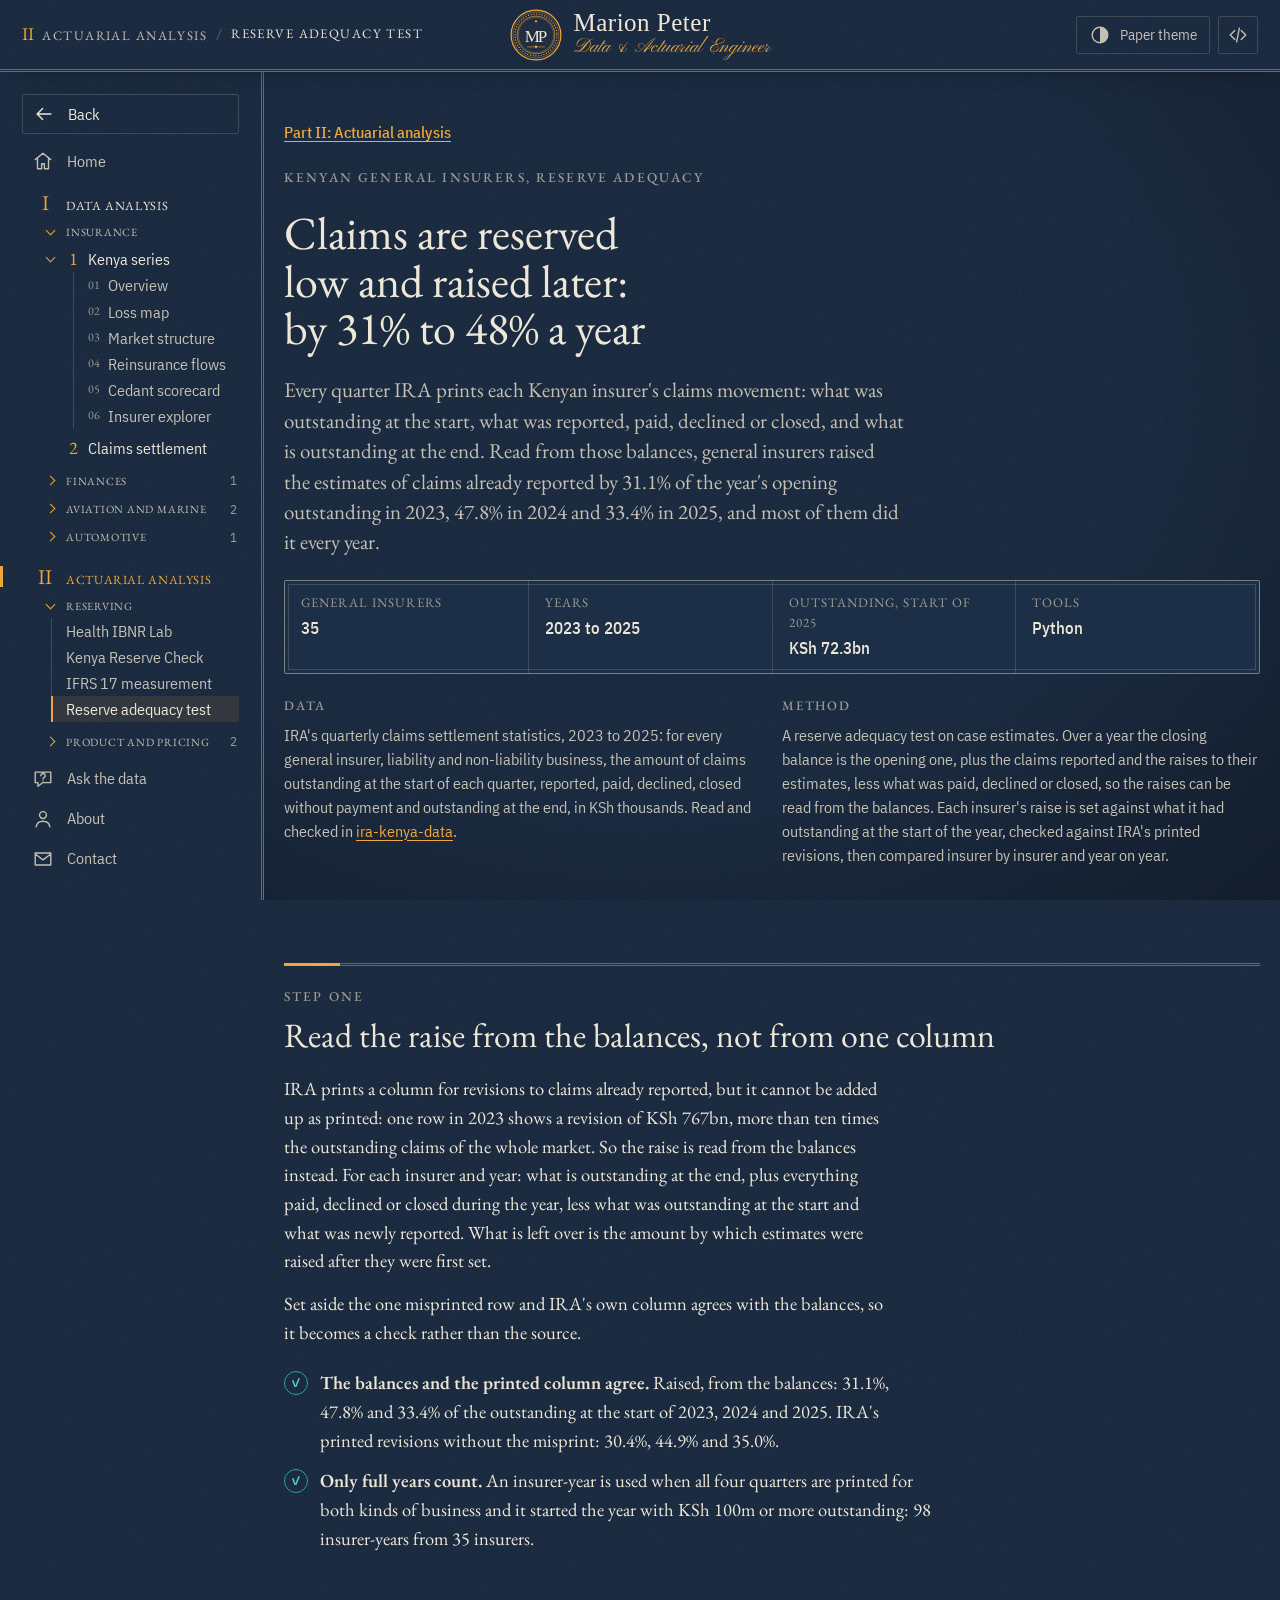
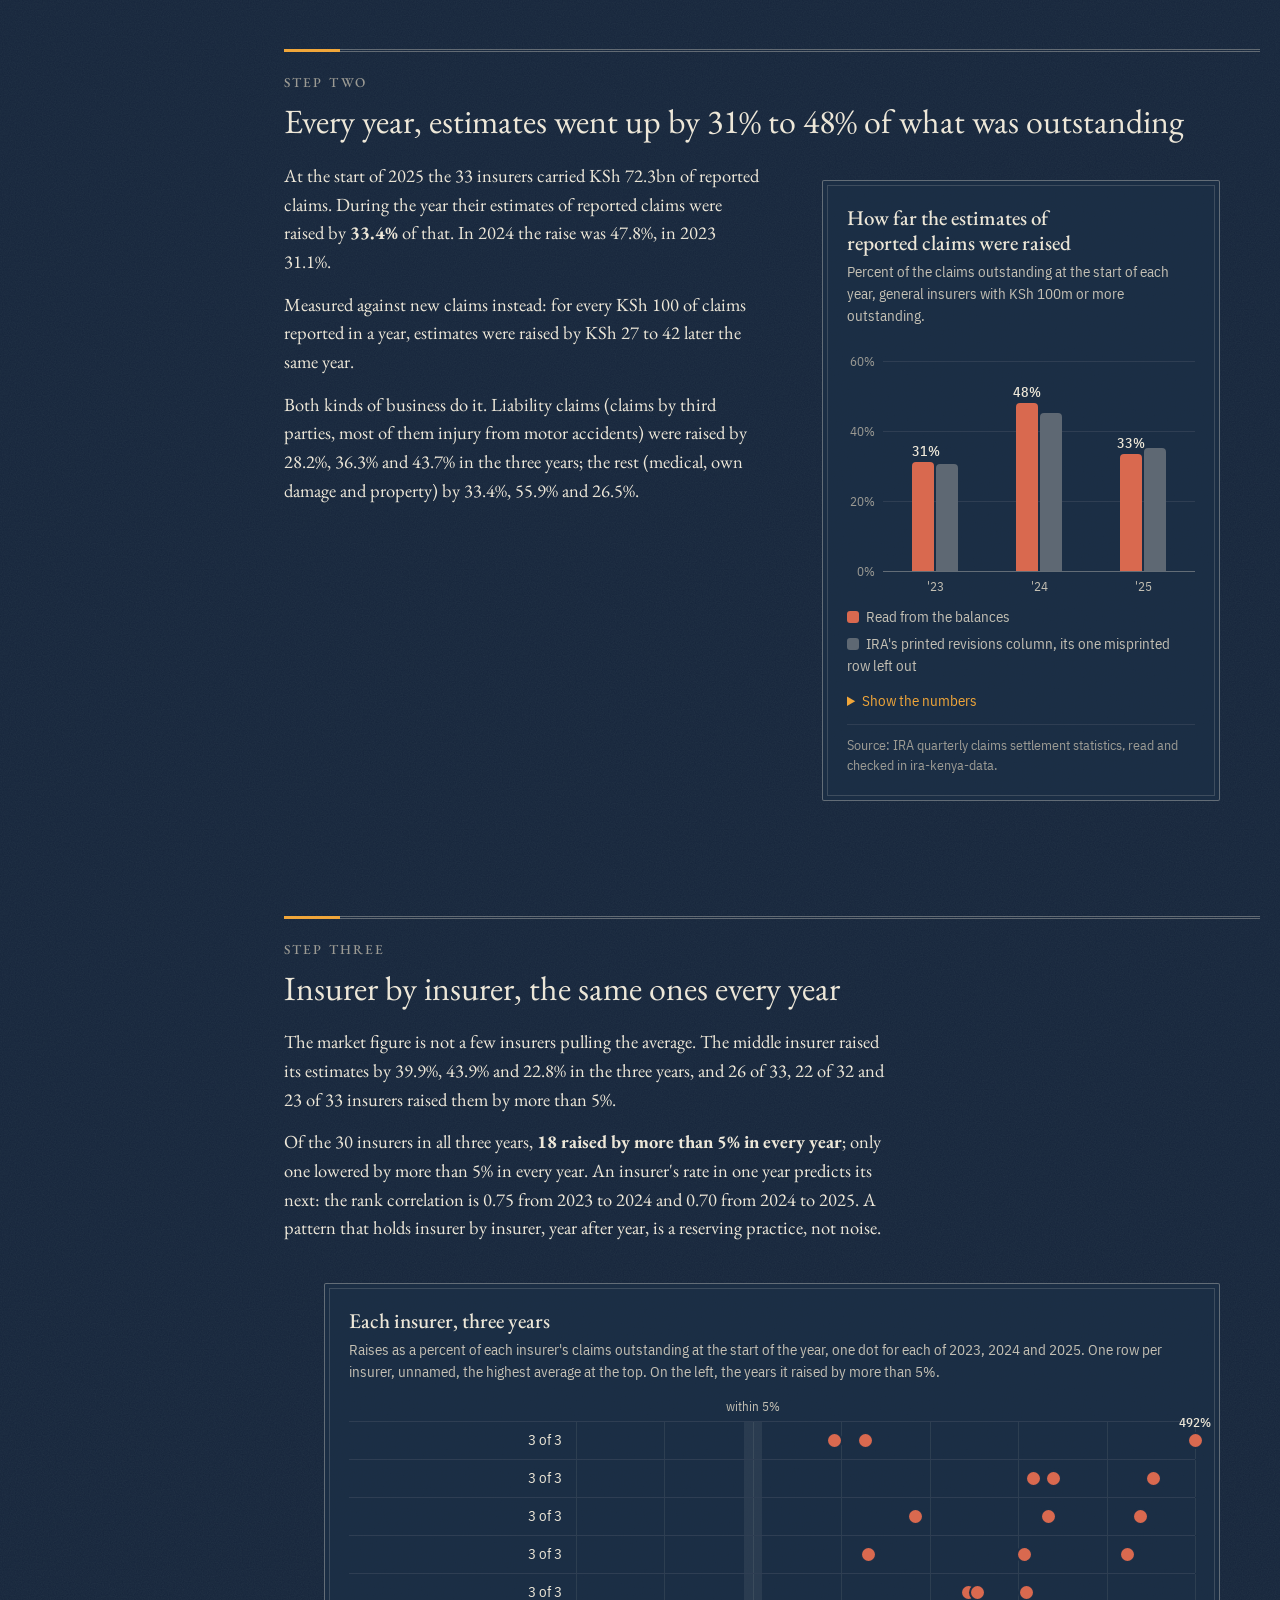
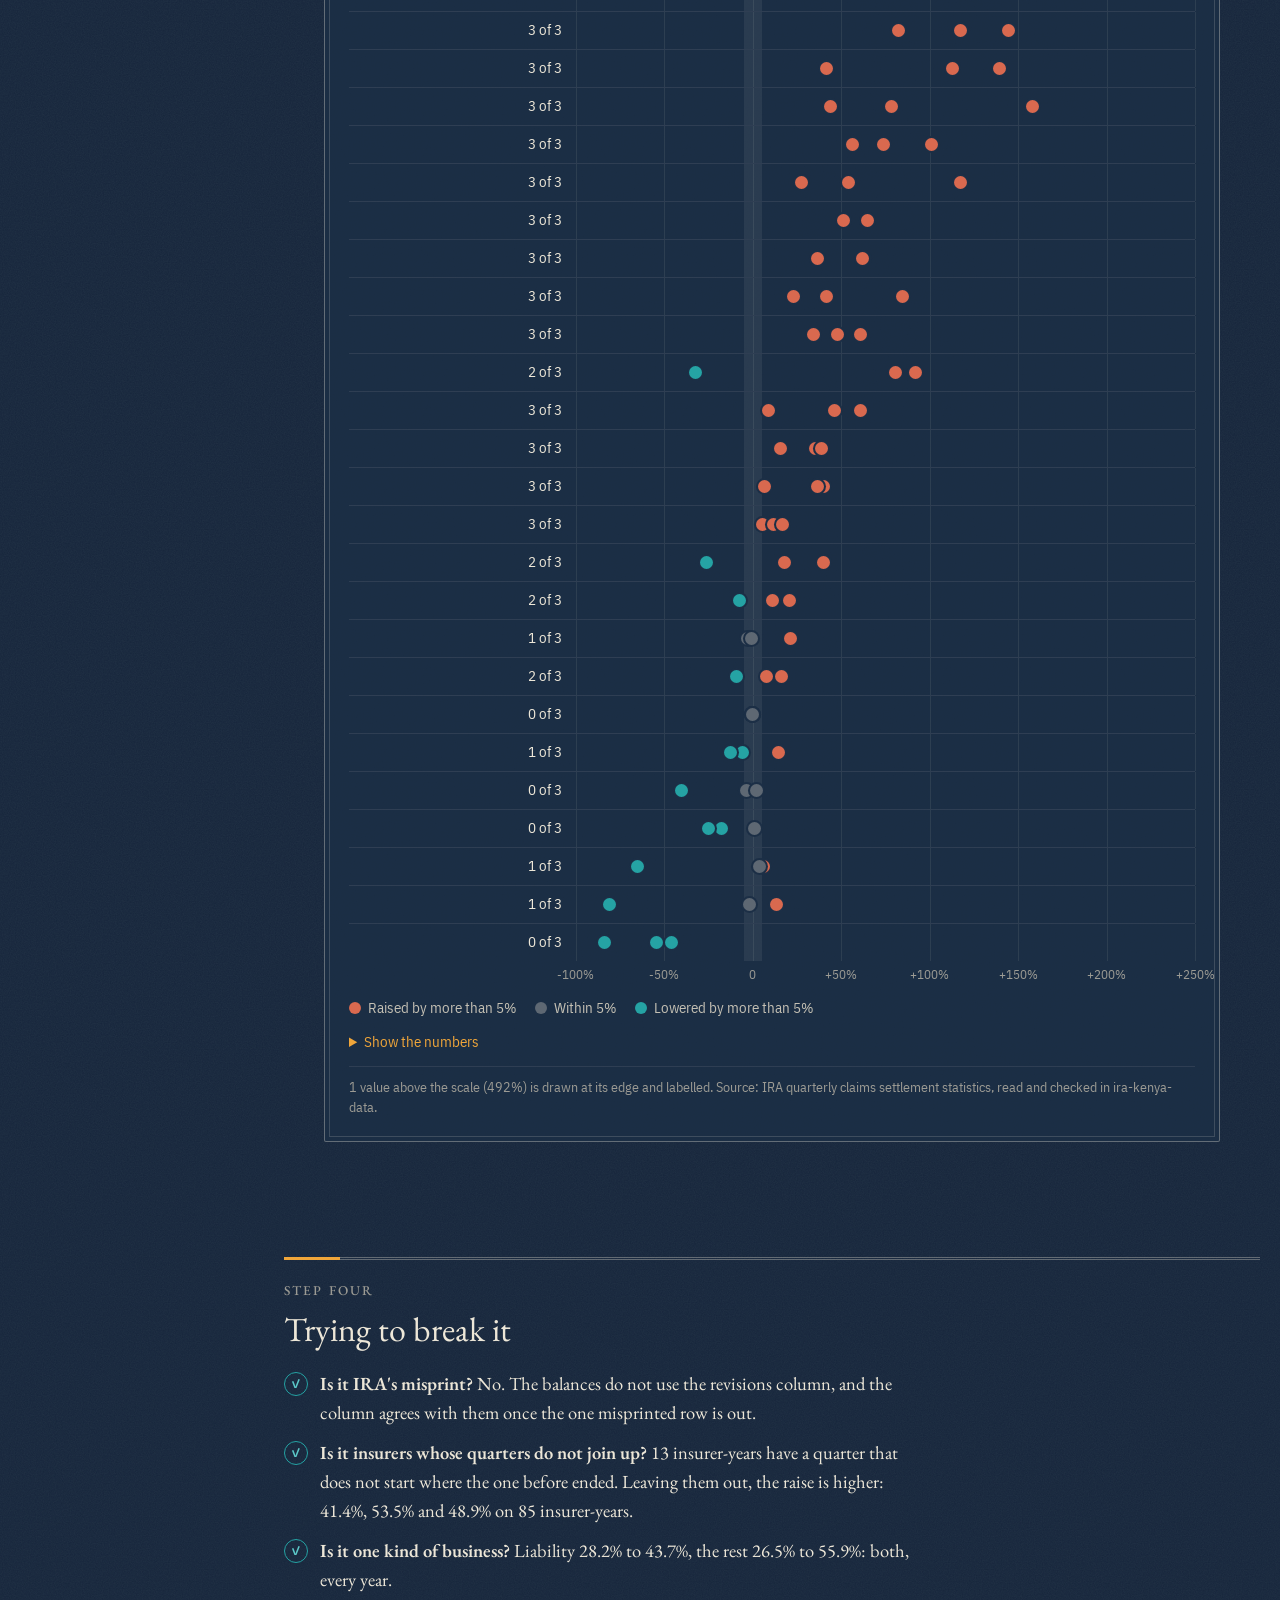
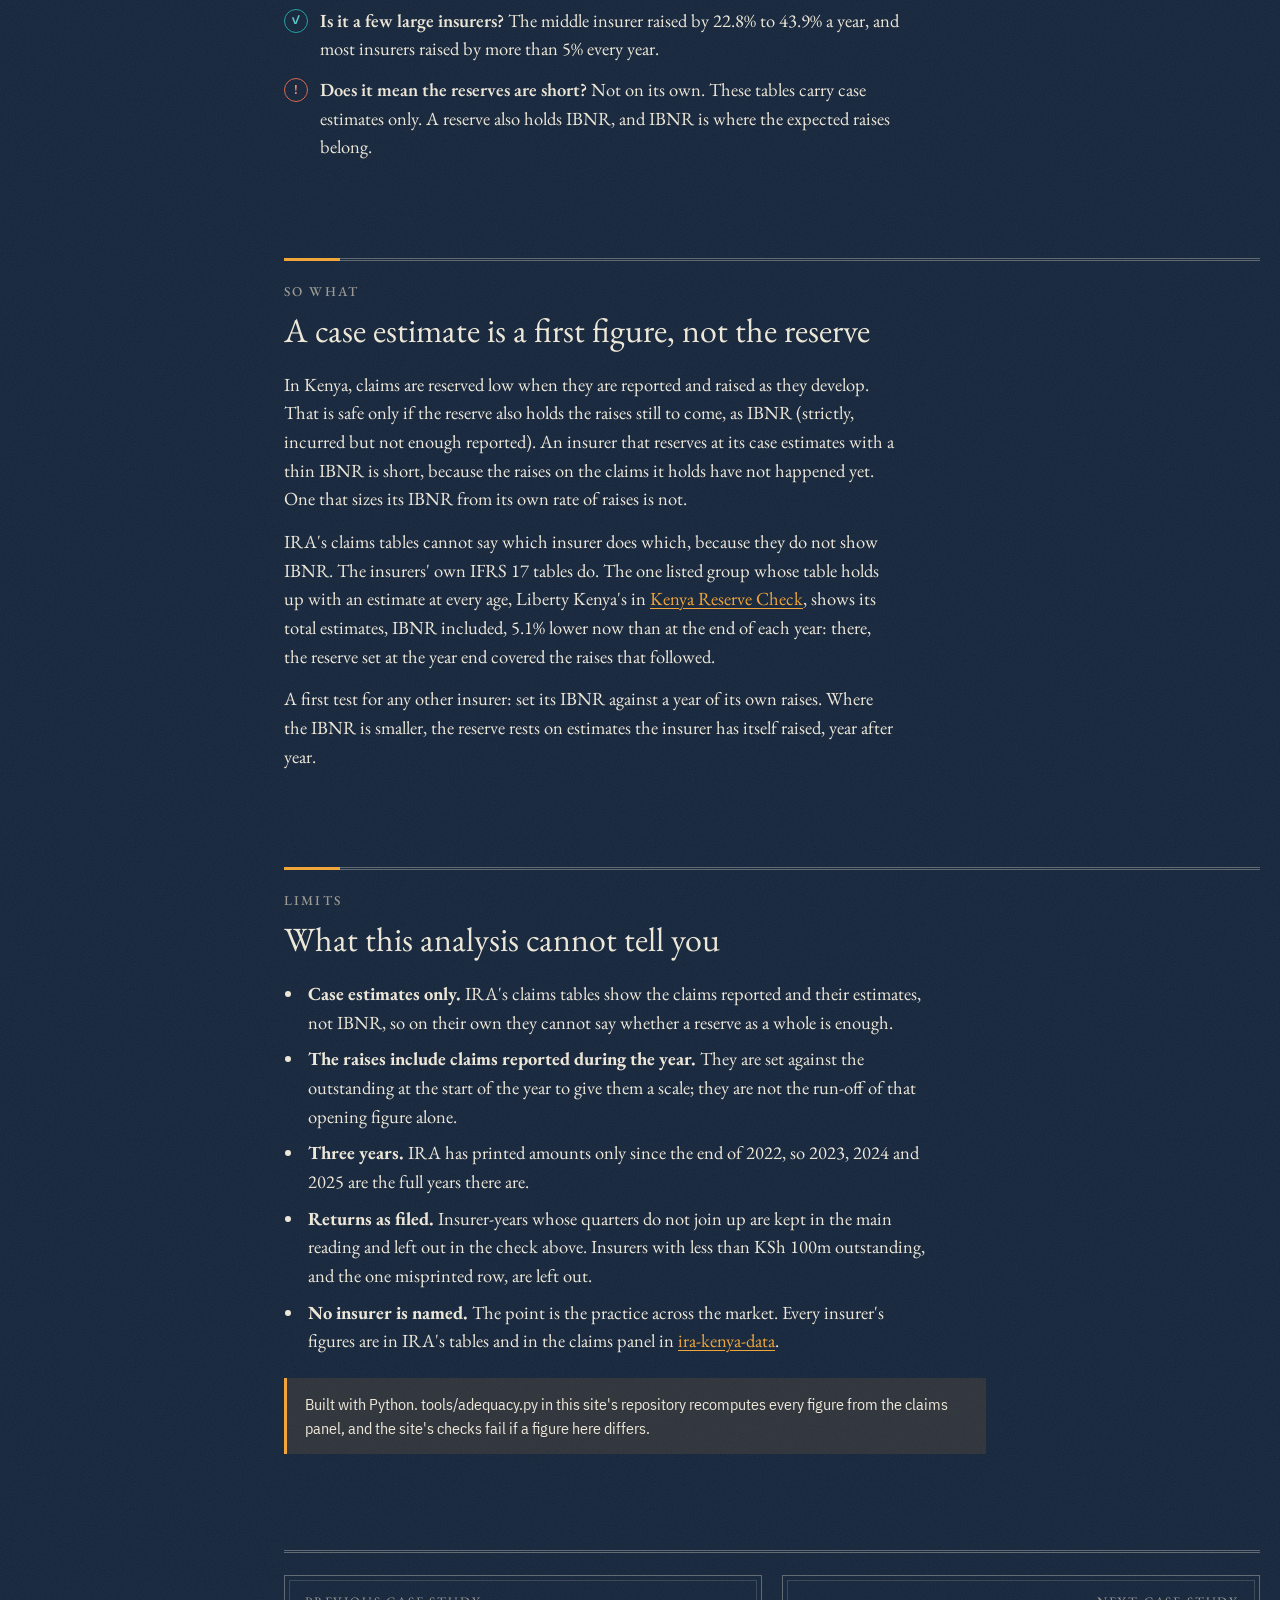
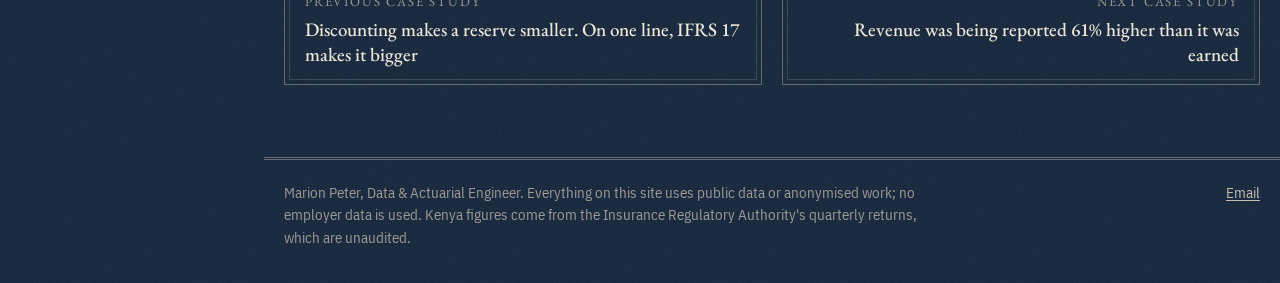
<file: work/reserve-adequacy/index.html>
<!doctype html>
<html lang="en">
<head>
<meta charset="utf-8">
<meta name="viewport" content="width=device-width, initial-scale=1">
<title>Claims are reserved low and raised later: by 31% to 48% a year | Marion Peter</title>
<meta name="description" content="Kenya&#x27;s general insurers raise the estimates of claims already reported by 31% to 48% of the year&#x27;s opening outstanding, and most do it every year: a reserve adequacy test on the regulator&#x27;s claims statistics.">
<link rel="canonical" href="https://maidenpeter.github.io/work/reserve-adequacy/">
<meta name="author" content="Marion Peter">
<meta name="theme-color" content="#15253b">
<meta property="og:type" content="website">
<meta property="og:site_name" content="Marion Peter">
<meta property="og:title" content="Claims are reserved low and raised later: by 31% to 48% a year">
<meta property="og:description" content="Kenya&#x27;s general insurers raise the estimates of claims already reported by 31% to 48% of the year&#x27;s opening outstanding, and most do it every year: a reserve adequacy test on the regulator&#x27;s claims statistics.">
<meta property="og:url" content="https://maidenpeter.github.io/work/reserve-adequacy/">
<meta property="og:image" content="https://maidenpeter.github.io/assets/og.png">
<meta property="og:image:width" content="1200">
<meta property="og:image:height" content="630">
<meta property="og:image:alt" content="Kenya general insurance underwriting result by class, 2018 to 2025: motor KSh -52.6bn, every other class together KSh +19.6bn.">
<meta name="twitter:card" content="summary_large_image">
<link rel="icon" href="/favicon.svg" type="image/svg+xml">
<link rel="icon" href="/favicon.ico" sizes="32x32">
<link rel="apple-touch-icon" href="/assets/apple-touch-icon.png">
<script>try{var t=localStorage.getItem('mp-theme');if(t==='light'||t==='dark')document.documentElement.setAttribute('data-theme',t)}catch(e){}</script>
<link rel="preconnect" href="https://fonts.googleapis.com">
<link rel="preconnect" href="https://fonts.gstatic.com" crossorigin>
<link rel="stylesheet" href="https://fonts.googleapis.com/css2?family=EB+Garamond:ital,wght@0,400;0,500;0,600;1,400&family=IBM+Plex+Sans+Condensed:wght@400;500;600&family=IM+Fell+English:ital@0;1&family=IM+Fell+English+SC&family=Pinyon+Script&family=Old+Standard+TT:ital,wght@0,400;0,700;1,400&display=swap">
<link rel="stylesheet" href="/assets/site.css">
<link rel="stylesheet" href="/assets/nav.css">
<link rel="stylesheet" href="/assets/viz.css">
</head>
<body>
<a class="skip" href="#main">Skip to content</a>
<header class="mp-top">
<nav class="mp-where" aria-label="You are here"><a class="mp-wc" href="/#actuarial"><b class="mp-wn">II</b> Actuarial analysis</a><span class="mp-ws" aria-hidden="true">/</span><span class="mp-wc" aria-current="location">Reserve adequacy test</span></nav>
<a class="mp-brand" href="/"><svg class="mp-seal" viewBox="0 0 64 64" aria-hidden="true" focusable="false">
<defs><pattern id="mp-hatch" width="2.6" height="2.6" patternUnits="userSpaceOnUse" patternTransform="rotate(45)"><path d="M0 0v2.6" stroke="currentColor" stroke-width=".55"/></pattern></defs>
<circle cx="32" cy="32" r="30.6" fill="none" stroke="currentColor" stroke-width="1.5"/>
<circle cx="32" cy="32" r="28.3" fill="none" stroke="currentColor" stroke-width=".5"/>
<circle class="mp-beads" cx="32" cy="32" r="25.8" fill="none" stroke="currentColor" stroke-width="1.6" stroke-linecap="round" stroke-dasharray="0 3.377"/>
<circle cx="32" cy="32" r="23.2" fill="url(#mp-hatch)" fill-opacity=".22" stroke="currentColor" stroke-width=".8"/>
<circle cx="32" cy="32" r="21.6" fill="none" stroke="currentColor" stroke-width=".35"/>
<path d="M32 13.4l1.7 1.7-1.7 1.7-1.7-1.7z" fill="currentColor"/>
<text x="32" y="40.6" text-anchor="middle"><tspan>M</tspan><tspan dx="-2.4">P</tspan></text>
<path d="M21.5 46.6h8M34.5 46.6h8" stroke="currentColor" stroke-width=".7" stroke-linecap="round"/>
<path d="M32 44.5l2.1 2.1-2.1 2.1-2.1-2.1z" fill="currentColor"/>
</svg><span class="mp-who"><b class="mp-nm">Marion Peter</b><span class="mp-role">Data &amp; Actuarial Engineer</span></span></a>
<div class="mp-tools"><button class="mp-theme" type="button" hidden><svg class="mp-ic" viewBox="0 0 24 24" width="22" height="22" aria-hidden="true" focusable="false" fill="none" stroke="currentColor" stroke-width="1.5" stroke-linecap="round" stroke-linejoin="round"><path d="M12 3.5a8.5 8.5 0 1 0 0 17 8.5 8.5 0 0 0 0-17z"/><path d="M12 3.5a8.5 8.5 0 0 1 0 17z" fill="currentColor" stroke="none"/></svg><span class="mp-l">Paper theme</span></button><a class="mp-gh" href="https://github.com/maidenpeter" aria-label="GitHub" title="GitHub"><svg class="mp-ic" viewBox="0 0 24 24" width="22" height="22" aria-hidden="true" focusable="false" fill="none" stroke="currentColor" stroke-width="1.5" stroke-linecap="round" stroke-linejoin="round"><path d="M8.5 7 3.5 12l5 5M15.5 7l5 5-5 5M13.5 4.5l-3 15"/></svg><span class="mp-l">GitHub</span></a></div>
</header>
<div class="mp-side"><nav class="mp-nav" aria-label="Main"><a class="mp-back" href="/#reserving"><svg class="mp-ic" viewBox="0 0 24 24" width="22" height="22" aria-hidden="true" focusable="false" fill="none" stroke="currentColor" stroke-width="1.5" stroke-linecap="round" stroke-linejoin="round"><path d="M19.5 12h-15M10.5 6l-6 6 6 6"/></svg><span class="mp-l">Back</span><span class="mp-s">Back</span></a><a href="/" data-spy=""><svg class="mp-ic" viewBox="0 0 24 24" width="22" height="22" aria-hidden="true" focusable="false" fill="none" stroke="currentColor" stroke-width="1.5" stroke-linecap="round" stroke-linejoin="round"><path d="M3.5 10.5 12 3.5l8.5 7M6 9v11.5h4.5V15h3v5.5H18V9"/></svg><span class="mp-l">Home</span><span class="mp-s">Home</span></a><div class="mp-ch"><button class="mp-ch-btn" type="button" popovertarget="mp-ch-data" data-spy="data work signals claims ask mpesa-series aviation data-more"><svg class="mp-ic" viewBox="0 0 24 24" width="22" height="22" aria-hidden="true" focusable="false" fill="none" stroke="currentColor" stroke-width="1.5" stroke-linecap="round" stroke-linejoin="round"><path d="M3.5 20.5h17M7 17v-5M12 17V6.5M17 17V9.5"/></svg><span class="mp-s">Data</span></button><div class="mp-items" id="mp-ch-data" popover aria-label="Data analysis"><a class="mp-ch-link" href="/#data" data-spy="data work signals claims ask mpesa-series aviation data-more"><span class="mp-num">I</span><span class="mp-ch-t">Data analysis</span><span class="mp-ch-line">Insurance, finances, air cargo and automotive data, checked before it is believed</span></a><details class="mp-grp" open><summary class="mp-grp-t">Insurance<span class="mp-grp-n">7</span></summary><div class="mp-grp-in"><details class="mp-grp mp-an" open><summary class="mp-grp-t"><span class="mp-an-n">1</span>Kenya series<span class="mp-grp-n">6</span></summary><div class="mp-grp-in"><a class="mp-it" href="/kenya-insurance/"><span class="mp-it-n">01</span>Overview</a><a class="mp-it" href="/ira-kenya-insurance/page/kenya-insurance-loss-map.html"><span class="mp-it-n">02</span>Loss map</a><a class="mp-it" href="/ira-kenya-insurance/page/kenya-insurance-market-structure.html"><span class="mp-it-n">03</span>Market structure</a><a class="mp-it" href="/ira-kenya-insurance/page/kenya-insurance-reinsurance-flows.html"><span class="mp-it-n">04</span>Reinsurance flows</a><a class="mp-it" href="/ira-kenya-reinsurance/page/kenya-cedant-scorecard.html"><span class="mp-it-n">05</span>Cedant scorecard</a><a class="mp-it" href="/ira-kenya-data/explorer/kenya-insurer-explorer.html"><span class="mp-it-n">06</span>Insurer explorer</a></div></details><a class="mp-it mp-an-link" href="/ira-kenya-insurance/page/kenya-claims-settlement.html"><span class="mp-an-n">2</span>Claims settlement</a></div></details><details class="mp-grp"><summary class="mp-grp-t">Finances<span class="mp-grp-n">1</span></summary><div class="mp-grp-in"><details class="mp-grp mp-an" open><summary class="mp-grp-t"><span class="mp-an-n">3</span>M-Pesa series<span class="mp-grp-n">1</span></summary><div class="mp-grp-in"><a class="mp-it" href="/mpesa-statement-to-excel/"><span class="mp-it-n">01</span>Statement to Excel</a></div></details></div></details><details class="mp-grp"><summary class="mp-grp-t">Aviation and marine<span class="mp-grp-n">2</span></summary><div class="mp-grp-in"><a class="mp-it" href="/#cargo-ops">Cargo Ops Lab</a><a class="mp-it" href="/#cargoshield">CargoShield</a></div></details><details class="mp-grp"><summary class="mp-grp-t">Automotive<span class="mp-grp-n">1</span></summary><div class="mp-grp-in"><a class="mp-it" href="/work/dealer-revenue/">Dealer revenue audit</a></div></details></div></div><div class="mp-ch"><button class="mp-ch-btn mp-cur" aria-current="true" type="button" popovertarget="mp-ch-actuarial" data-spy="actuarial reserving pricing"><svg class="mp-ic" viewBox="0 0 24 24" width="22" height="22" aria-hidden="true" focusable="false" fill="none" stroke="currentColor" stroke-width="1.5" stroke-linecap="round" stroke-linejoin="round"><path d="M4 4h4.5v4.5H4zM9.75 4h4.5v4.5h-4.5zM15.5 4H20v4.5h-4.5zM4 9.75h4.5v4.5H4zM9.75 9.75h4.5v4.5h-4.5zM4 15.5h4.5V20H4z"/></svg><span class="mp-s">Actuarial</span></button><div class="mp-items" id="mp-ch-actuarial" popover aria-label="Actuarial analysis"><a class="mp-ch-link" href="/#actuarial" aria-current="true" data-spy="actuarial reserving pricing"><span class="mp-num">II</span><span class="mp-ch-t">Actuarial analysis</span><span class="mp-ch-line">Reserving, IFRS 17 and pricing</span></a><details class="mp-grp" open><summary class="mp-grp-t">Reserving<span class="mp-grp-n">4</span></summary><div class="mp-grp-in"><a class="mp-it" href="/#hil">Health IBNR Lab</a><a class="mp-it" href="/#reserve-check">Kenya Reserve Check</a><a class="mp-it" href="/work/ifrs17-measurement/">IFRS 17 measurement</a><a class="mp-it" href="/work/reserve-adequacy/" aria-current="page">Reserve adequacy test</a></div></details><details class="mp-grp"><summary class="mp-grp-t">Product and pricing<span class="mp-grp-n">2</span></summary><div class="mp-grp-in"><a class="mp-it" href="/#ipl">Persistency Lab</a><a class="mp-it" href="/#agroshield">AgroShield pricing</a></div></details></div></div><a href="/ask/" data-spy=""><svg class="mp-ic" viewBox="0 0 24 24" width="22" height="22" aria-hidden="true" focusable="false" fill="none" stroke="currentColor" stroke-width="1.5" stroke-linecap="round" stroke-linejoin="round"><path d="M3.5 4.5h17v11.5h-9l-5 4v-4h-3zM9.6 8.4a2.4 2.4 0 1 1 3.4 2.2c-.6.3-1 .8-1 1.5M12 14v.1"/></svg><span class="mp-l">Ask the data</span><span class="mp-s">Ask</span></a><a href="/about/" data-spy="method"><svg class="mp-ic" viewBox="0 0 24 24" width="22" height="22" aria-hidden="true" focusable="false" fill="none" stroke="currentColor" stroke-width="1.5" stroke-linecap="round" stroke-linejoin="round"><path d="M12 11.5a3.75 3.75 0 1 0 0-7.5 3.75 3.75 0 0 0 0 7.5zM4.5 20.5c.6-3.9 3.6-6 7.5-6s6.9 2.1 7.5 6"/></svg><span class="mp-l">About</span><span class="mp-s">About</span></a><a href="/#contact" data-spy="contact"><svg class="mp-ic" viewBox="0 0 24 24" width="22" height="22" aria-hidden="true" focusable="false" fill="none" stroke="currentColor" stroke-width="1.5" stroke-linecap="round" stroke-linejoin="round"><path d="M3.5 5.5h17v13h-17zM3.5 6.5l8.5 6.5 8.5-6.5"/></svg><span class="mp-l">Contact</span><span class="mp-s">Contact</span></a></nav></div>

<main id="main" class="wrap">
<section aria-labelledby="h1">
<a class="more" href="/#reserving">Part II: Actuarial analysis</a>
<span class="eyebrow">Kenyan general insurers, reserve adequacy</span>
<h1 id="h1" style="font-size:clamp(32px,3.8vw,46px);max-width:24ch">Claims are reserved low and raised later: by 31% to 48% a year</h1>
<p class="lede">Every quarter IRA prints each Kenyan insurer's claims movement: what was outstanding at the start, what was reported, paid, declined or closed, and what is outstanding at the end. Read from those balances, general insurers raised the estimates of claims already reported by 31.1% of the year's opening outstanding in 2023, 47.8% in 2024 and 33.4% in 2025, and most of them did it every year.</p>
<div class="facts"><div><span>General insurers</span><b>35</b></div><div><span>Years</span><b>2023 to 2025</b></div><div><span>Outstanding, start of 2025</span><b>KSh 72.3bn</b></div><div><span>Tools</span><b>Python</b></div></div>
<div class="dm"><div><span class="tag">Data</span><p>IRA's quarterly claims settlement statistics, 2023 to 2025: for every general insurer, liability and non-liability business, the amount of claims outstanding at the start of each quarter, reported, paid, declined, closed without payment and outstanding at the end, in KSh thousands. Read and checked in <a href="https://github.com/maidenpeter/ira-kenya-data">ira-kenya-data</a>.</p></div><div><span class="tag">Method</span><p>A reserve adequacy test on case estimates. Over a year the closing balance is the opening one, plus the claims reported and the raises to their estimates, less what was paid, declined or closed, so the raises can be read from the balances. Each insurer's raise is set against what it had outstanding at the start of the year, checked against IRA's printed revisions, then compared insurer by insurer and year on year.</p></div></div>
</section>
<section aria-labelledby="h-s1">
<div class="sechead"><span class="eyebrow">Step one</span><h2 id="h-s1">Read the raise from the balances, not from one column</h2></div>
<div class="prose">
<p>IRA prints a column for revisions to claims already reported, but it cannot be added up as printed: one row in 2023 shows a revision of KSh 767bn, more than ten times the outstanding claims of the whole market. So the raise is read from the balances instead. For each insurer and year: what is outstanding at the end, plus everything paid, declined or closed during the year, less what was outstanding at the start and what was newly reported. What is left over is the amount by which estimates were raised after they were first set.</p>
<p>Set aside the one misprinted row and IRA's own column agrees with the balances, so it becomes a check rather than the source.</p>
</div>
<ul class="checks"><li><span class="mk ok" aria-label="Passed">&#10003;</span><p><b>The balances and the printed column agree.</b> Raised, from the balances: 31.1%, 47.8% and 33.4% of the outstanding at the start of 2023, 2024 and 2025. IRA's printed revisions without the misprint: 30.4%, 44.9% and 35.0%.</p></li><li><span class="mk ok" aria-label="Passed">&#10003;</span><p><b>Only full years count.</b> An insurer-year is used when all four quarters are printed for both kinds of business and it started the year with KSh 100m or more outstanding: 98 insurer-years from 35 insurers.</p></li></ul>
</section>
<section aria-labelledby="h-s2">
<div class="sechead"><span class="eyebrow">Step two</span><h2 id="h-s2">Every year, estimates went up by 31% to 48% of what was outstanding</h2></div>
<div class="pair">
<div class="prose">
<p>At the start of 2025 the 33 insurers carried KSh 72.3bn of reported claims. During the year their estimates of reported claims were raised by <b>33.4%</b> of that. In 2024 the raise was 47.8%, in 2023 31.1%.</p>
<p>Measured against new claims instead: for every KSh 100 of claims reported in a year, estimates were raised by KSh 27 to 42 later the same year.</p>
<p>Both kinds of business do it. Liability claims (claims by third parties, most of them injury from motor accidents) were raised by 28.2%, 36.3% and 43.7% in the three years; the rest (medical, own damage and property) by 33.4%, 55.9% and 26.5%.</p>
</div>
<figure class="panel vz"><h3>How far the estimates of reported claims were raised</h3><p class="vz-sub">Percent of the claims outstanding at the start of each year, general insurers with KSh 100m or more outstanding.</p><div class="vz-colchart" style="--h:210px"><div class="vz-plot" role="img" aria-label="Raises as a percent of the claims outstanding at the start of the year: 2023 31.1% from the balances and 30.4% in IRA&#x27;s printed column, 2024 47.8% from the balances and 44.9% in IRA&#x27;s printed column, 2025 33.4% from the balances and 35.0% in IRA&#x27;s printed column."><span class="vz-tick z" style="top:100.00%"><b>0%</b></span><span class="vz-tick" style="top:66.67%"><b>20%</b></span><span class="vz-tick" style="top:33.33%"><b>40%</b></span><span class="vz-tick" style="top:0.00%"><b>60%</b></span><div class="vz-gs"><span class="vz-g"><span class="vz-lane"><i class="vz-col neg up" style="top:48.17%;height:51.83%" title="Read from the balances, 2023: 31.1%"><em>31%</em></i></span><span class="vz-lane"><i class="vz-col ctx up" style="top:49.33%;height:50.67%" title="IRA&#x27;s printed revisions, 2023: 30.4%"></i></span></span><span class="vz-g"><span class="vz-lane"><i class="vz-col neg up" style="top:20.33%;height:79.67%" title="Read from the balances, 2024: 47.8%"><em>48%</em></i></span><span class="vz-lane"><i class="vz-col ctx up" style="top:25.17%;height:74.83%" title="IRA&#x27;s printed revisions, 2024: 44.9%"></i></span></span><span class="vz-g"><span class="vz-lane"><i class="vz-col neg up" style="top:44.33%;height:55.67%" title="Read from the balances, 2025: 33.4%"><em>33%</em></i></span><span class="vz-lane"><i class="vz-col ctx up" style="top:41.67%;height:58.33%" title="IRA&#x27;s printed revisions, 2025: 35.0%"></i></span></span></div></div><div class="vz-x" aria-hidden="true"><span><b class="f">2023</b><b class="s">&#x27;23</b></span><span><b class="f">2024</b><b class="s">&#x27;24</b></span><span><b class="f">2025</b><b class="s">&#x27;25</b></span></div></div><ul class="vz-key"><li><i class="neg"></i>Read from the balances</li><li><i class="ctx"></i>IRA's printed revisions column, its one misprinted row left out</li></ul><details class="vz-tab"><summary>Show the numbers</summary><div class="vz-scroll"><table class="data"><thead><tr><th scope="col">Year</th><th scope="col">Insurers</th><th scope="col">Outstanding at the start</th><th scope="col">Raised, from the balances</th><th scope="col">Printed revisions</th><th scope="col">Per KSh 100 reported</th></tr></thead><tbody><tr><th scope="row">2023</th><td>33</td><td>KSh 67.5bn</td><td>31.1%</td><td>30.4%</td><td>KSh 27</td></tr><tr><th scope="row">2024</th><td>32</td><td>KSh 67.1bn</td><td>47.8%</td><td>44.9%</td><td>KSh 42</td></tr><tr><th scope="row">2025</th><td>33</td><td>KSh 72.3bn</td><td>33.4%</td><td>35.0%</td><td>KSh 27</td></tr></tbody></table></div></details><figcaption class="vz-note">Source: IRA quarterly claims settlement statistics, read and checked in ira-kenya-data.</figcaption></figure>
</div>
</section>
<section aria-labelledby="h-s3">
<div class="sechead"><span class="eyebrow">Step three</span><h2 id="h-s3">Insurer by insurer, the same ones every year</h2></div>
<div class="prose">
<p>The market figure is not a few insurers pulling the average. The middle insurer raised its estimates by 39.9%, 43.9% and 22.8% in the three years, and 26 of 33, 22 of 32 and 23 of 33 insurers raised them by more than 5%.</p>
<p>Of the 30 insurers in all three years, <b>18 raised by more than 5% in every year</b>; only one lowered by more than 5% in every year. An insurer's rate in one year predicts its next: the rank correlation is 0.75 from 2023 to 2024 and 0.70 from 2024 to 2025. A pattern that holds insurer by insurer, year after year, is a reserving practice, not noise.</p>
</div>
<figure class="panel vz"><h3>Each insurer, three years</h3><p class="vz-sub">Raises as a percent of each insurer's claims outstanding at the start of the year, one dot for each of 2023, 2024 and 2025. One row per insurer, unnamed, the highest average at the top. On the left, the years it raised by more than 5%.</p><div class="vz-dots" role="img" aria-label="Raises for each of the 30 insurers in all three years: 18 raised by more than 5% every year, 1 lowered by more than 5% every year."><div class="vz-row vz-top" aria-hidden="true"><span></span><span class="vz-track"><span class="vz-bandlab" style="left:28.57%">within 5%</span></span></div><div class="vz-row"><span class="vz-name">3 of 3</span><span class="vz-track"><span class="vz-vt" style="left:0.00%"></span><span class="vz-vt" style="left:14.29%"></span><span class="vz-vt" style="left:28.57%"></span><span class="vz-vt" style="left:42.86%"></span><span class="vz-vt" style="left:57.14%"></span><span class="vz-vt" style="left:71.43%"></span><span class="vz-vt" style="left:85.71%"></span><span class="vz-vt" style="left:100.00%"></span><span class="vz-band" style="left:27.14%;width:2.86%"></span><i class="vz-dot neg" style="left:41.80%" title="2023: +46.3%"></i><i class="vz-dot neg" style="left:46.83%" title="2024: +63.9%"></i><i class="vz-dot neg" style="left:100.00%" title="2025: +491.8%"><b>492%</b></i></span></div><div class="vz-row"><span class="vz-name">3 of 3</span><span class="vz-track"><span class="vz-vt" style="left:0.00%"></span><span class="vz-vt" style="left:14.29%"></span><span class="vz-vt" style="left:28.57%"></span><span class="vz-vt" style="left:42.86%"></span><span class="vz-vt" style="left:57.14%"></span><span class="vz-vt" style="left:71.43%"></span><span class="vz-vt" style="left:85.71%"></span><span class="vz-vt" style="left:100.00%"></span><span class="vz-band" style="left:27.14%;width:2.86%"></span><i class="vz-dot neg" style="left:77.20%" title="2023: +170.2%"></i><i class="vz-dot neg" style="left:93.31%" title="2024: +226.6%"></i><i class="vz-dot neg" style="left:73.86%" title="2025: +158.5%"></i></span></div><div class="vz-row"><span class="vz-name">3 of 3</span><span class="vz-track"><span class="vz-vt" style="left:0.00%"></span><span class="vz-vt" style="left:14.29%"></span><span class="vz-vt" style="left:28.57%"></span><span class="vz-vt" style="left:42.86%"></span><span class="vz-vt" style="left:57.14%"></span><span class="vz-vt" style="left:71.43%"></span><span class="vz-vt" style="left:85.71%"></span><span class="vz-vt" style="left:100.00%"></span><span class="vz-band" style="left:27.14%;width:2.86%"></span><i class="vz-dot neg" style="left:54.80%" title="2023: +91.8%"></i><i class="vz-dot neg" style="left:76.34%" title="2024: +167.2%"></i><i class="vz-dot neg" style="left:91.23%" title="2025: +219.3%"></i></span></div><div class="vz-row"><span class="vz-name">3 of 3</span><span class="vz-track"><span class="vz-vt" style="left:0.00%"></span><span class="vz-vt" style="left:14.29%"></span><span class="vz-vt" style="left:28.57%"></span><span class="vz-vt" style="left:42.86%"></span><span class="vz-vt" style="left:57.14%"></span><span class="vz-vt" style="left:71.43%"></span><span class="vz-vt" style="left:85.71%"></span><span class="vz-vt" style="left:100.00%"></span><span class="vz-band" style="left:27.14%;width:2.86%"></span><i class="vz-dot neg" style="left:47.34%" title="2023: +65.7%"></i><i class="vz-dot neg" style="left:72.46%" title="2024: +153.6%"></i><i class="vz-dot neg" style="left:89.14%" title="2025: +212.0%"></i></span></div><div class="vz-row"><span class="vz-name">3 of 3</span><span class="vz-track"><span class="vz-vt" style="left:0.00%"></span><span class="vz-vt" style="left:14.29%"></span><span class="vz-vt" style="left:28.57%"></span><span class="vz-vt" style="left:42.86%"></span><span class="vz-vt" style="left:57.14%"></span><span class="vz-vt" style="left:71.43%"></span><span class="vz-vt" style="left:85.71%"></span><span class="vz-vt" style="left:100.00%"></span><span class="vz-band" style="left:27.14%;width:2.86%"></span><i class="vz-dot neg" style="left:63.49%" title="2023: +122.2%"></i><i class="vz-dot neg" style="left:72.83%" title="2024: +154.9%"></i><i class="vz-dot neg" style="left:64.91%" title="2025: +127.2%"></i></span></div><div class="vz-row"><span class="vz-name">3 of 3</span><span class="vz-track"><span class="vz-vt" style="left:0.00%"></span><span class="vz-vt" style="left:14.29%"></span><span class="vz-vt" style="left:28.57%"></span><span class="vz-vt" style="left:42.86%"></span><span class="vz-vt" style="left:57.14%"></span><span class="vz-vt" style="left:71.43%"></span><span class="vz-vt" style="left:85.71%"></span><span class="vz-vt" style="left:100.00%"></span><span class="vz-band" style="left:27.14%;width:2.86%"></span><i class="vz-dot neg" style="left:52.20%" title="2023: +82.7%"></i><i class="vz-dot neg" style="left:62.14%" title="2024: +117.5%"></i><i class="vz-dot neg" style="left:69.83%" title="2025: +144.4%"></i></span></div><div class="vz-row"><span class="vz-name">3 of 3</span><span class="vz-track"><span class="vz-vt" style="left:0.00%"></span><span class="vz-vt" style="left:14.29%"></span><span class="vz-vt" style="left:28.57%"></span><span class="vz-vt" style="left:42.86%"></span><span class="vz-vt" style="left:57.14%"></span><span class="vz-vt" style="left:71.43%"></span><span class="vz-vt" style="left:85.71%"></span><span class="vz-vt" style="left:100.00%"></span><span class="vz-band" style="left:27.14%;width:2.86%"></span><i class="vz-dot neg" style="left:60.77%" title="2023: +112.7%"></i><i class="vz-dot neg" style="left:68.40%" title="2024: +139.4%"></i><i class="vz-dot neg" style="left:40.49%" title="2025: +41.7%"></i></span></div><div class="vz-row"><span class="vz-name">3 of 3</span><span class="vz-track"><span class="vz-vt" style="left:0.00%"></span><span class="vz-vt" style="left:14.29%"></span><span class="vz-vt" style="left:28.57%"></span><span class="vz-vt" style="left:42.86%"></span><span class="vz-vt" style="left:57.14%"></span><span class="vz-vt" style="left:71.43%"></span><span class="vz-vt" style="left:85.71%"></span><span class="vz-vt" style="left:100.00%"></span><span class="vz-band" style="left:27.14%;width:2.86%"></span><i class="vz-dot neg" style="left:41.11%" title="2023: +43.9%"></i><i class="vz-dot neg" style="left:73.77%" title="2024: +158.2%"></i><i class="vz-dot neg" style="left:51.00%" title="2025: +78.5%"></i></span></div><div class="vz-row"><span class="vz-name">3 of 3</span><span class="vz-track"><span class="vz-vt" style="left:0.00%"></span><span class="vz-vt" style="left:14.29%"></span><span class="vz-vt" style="left:28.57%"></span><span class="vz-vt" style="left:42.86%"></span><span class="vz-vt" style="left:57.14%"></span><span class="vz-vt" style="left:71.43%"></span><span class="vz-vt" style="left:85.71%"></span><span class="vz-vt" style="left:100.00%"></span><span class="vz-band" style="left:27.14%;width:2.86%"></span><i class="vz-dot neg" style="left:49.69%" title="2023: +73.9%"></i><i class="vz-dot neg" style="left:57.37%" title="2024: +100.8%"></i><i class="vz-dot neg" style="left:44.74%" title="2025: +56.6%"></i></span></div><div class="vz-row"><span class="vz-name">3 of 3</span><span class="vz-track"><span class="vz-vt" style="left:0.00%"></span><span class="vz-vt" style="left:14.29%"></span><span class="vz-vt" style="left:28.57%"></span><span class="vz-vt" style="left:42.86%"></span><span class="vz-vt" style="left:57.14%"></span><span class="vz-vt" style="left:71.43%"></span><span class="vz-vt" style="left:85.71%"></span><span class="vz-vt" style="left:100.00%"></span><span class="vz-band" style="left:27.14%;width:2.86%"></span><i class="vz-dot neg" style="left:44.11%" title="2023: +54.4%"></i><i class="vz-dot neg" style="left:62.14%" title="2024: +117.5%"></i><i class="vz-dot neg" style="left:36.43%" title="2025: +27.5%"></i></span></div><div class="vz-row"><span class="vz-name">3 of 3</span><span class="vz-track"><span class="vz-vt" style="left:0.00%"></span><span class="vz-vt" style="left:14.29%"></span><span class="vz-vt" style="left:28.57%"></span><span class="vz-vt" style="left:42.86%"></span><span class="vz-vt" style="left:57.14%"></span><span class="vz-vt" style="left:71.43%"></span><span class="vz-vt" style="left:85.71%"></span><span class="vz-vt" style="left:100.00%"></span><span class="vz-band" style="left:27.14%;width:2.86%"></span><i class="vz-dot neg" style="left:43.17%" title="2023: +51.1%"></i><i class="vz-dot neg" style="left:47.14%" title="2024: +65.0%"></i><i class="vz-dot neg" style="left:47.09%" title="2025: +64.8%"></i></span></div><div class="vz-row"><span class="vz-name">3 of 3</span><span class="vz-track"><span class="vz-vt" style="left:0.00%"></span><span class="vz-vt" style="left:14.29%"></span><span class="vz-vt" style="left:28.57%"></span><span class="vz-vt" style="left:42.86%"></span><span class="vz-vt" style="left:57.14%"></span><span class="vz-vt" style="left:71.43%"></span><span class="vz-vt" style="left:85.71%"></span><span class="vz-vt" style="left:100.00%"></span><span class="vz-band" style="left:27.14%;width:2.86%"></span><i class="vz-dot neg" style="left:46.49%" title="2023: +62.7%"></i><i class="vz-dot neg" style="left:46.26%" title="2024: +61.9%"></i><i class="vz-dot neg" style="left:39.06%" title="2025: +36.7%"></i></span></div><div class="vz-row"><span class="vz-name">3 of 3</span><span class="vz-track"><span class="vz-vt" style="left:0.00%"></span><span class="vz-vt" style="left:14.29%"></span><span class="vz-vt" style="left:28.57%"></span><span class="vz-vt" style="left:42.86%"></span><span class="vz-vt" style="left:57.14%"></span><span class="vz-vt" style="left:71.43%"></span><span class="vz-vt" style="left:85.71%"></span><span class="vz-vt" style="left:100.00%"></span><span class="vz-band" style="left:27.14%;width:2.86%"></span><i class="vz-dot neg" style="left:40.46%" title="2023: +41.6%"></i><i class="vz-dot neg" style="left:52.74%" title="2024: +84.6%"></i><i class="vz-dot neg" style="left:35.09%" title="2025: +22.8%"></i></span></div><div class="vz-row"><span class="vz-name">3 of 3</span><span class="vz-track"><span class="vz-vt" style="left:0.00%"></span><span class="vz-vt" style="left:14.29%"></span><span class="vz-vt" style="left:28.57%"></span><span class="vz-vt" style="left:42.86%"></span><span class="vz-vt" style="left:57.14%"></span><span class="vz-vt" style="left:71.43%"></span><span class="vz-vt" style="left:85.71%"></span><span class="vz-vt" style="left:100.00%"></span><span class="vz-band" style="left:27.14%;width:2.86%"></span><i class="vz-dot neg" style="left:46.03%" title="2023: +61.1%"></i><i class="vz-dot neg" style="left:42.23%" title="2024: +47.8%"></i><i class="vz-dot neg" style="left:38.43%" title="2025: +34.5%"></i></span></div><div class="vz-row"><span class="vz-name">2 of 3</span><span class="vz-track"><span class="vz-vt" style="left:0.00%"></span><span class="vz-vt" style="left:14.29%"></span><span class="vz-vt" style="left:28.57%"></span><span class="vz-vt" style="left:42.86%"></span><span class="vz-vt" style="left:57.14%"></span><span class="vz-vt" style="left:71.43%"></span><span class="vz-vt" style="left:85.71%"></span><span class="vz-vt" style="left:100.00%"></span><span class="vz-band" style="left:27.14%;width:2.86%"></span><i class="vz-dot neg" style="left:54.91%" title="2023: +92.2%"></i><i class="vz-dot pos" style="left:19.29%" title="2024: -32.5%"></i><i class="vz-dot neg" style="left:51.71%" title="2025: +81.0%"></i></span></div><div class="vz-row"><span class="vz-name">3 of 3</span><span class="vz-track"><span class="vz-vt" style="left:0.00%"></span><span class="vz-vt" style="left:14.29%"></span><span class="vz-vt" style="left:28.57%"></span><span class="vz-vt" style="left:42.86%"></span><span class="vz-vt" style="left:57.14%"></span><span class="vz-vt" style="left:71.43%"></span><span class="vz-vt" style="left:85.71%"></span><span class="vz-vt" style="left:100.00%"></span><span class="vz-band" style="left:27.14%;width:2.86%"></span><i class="vz-dot neg" style="left:31.09%" title="2023: +8.8%"></i><i class="vz-dot neg" style="left:46.00%" title="2024: +61.0%"></i><i class="vz-dot neg" style="left:41.80%" title="2025: +46.3%"></i></span></div><div class="vz-row"><span class="vz-name">3 of 3</span><span class="vz-track"><span class="vz-vt" style="left:0.00%"></span><span class="vz-vt" style="left:14.29%"></span><span class="vz-vt" style="left:28.57%"></span><span class="vz-vt" style="left:42.86%"></span><span class="vz-vt" style="left:57.14%"></span><span class="vz-vt" style="left:71.43%"></span><span class="vz-vt" style="left:85.71%"></span><span class="vz-vt" style="left:100.00%"></span><span class="vz-band" style="left:27.14%;width:2.86%"></span><i class="vz-dot neg" style="left:38.74%" title="2023: +35.6%"></i><i class="vz-dot neg" style="left:39.74%" title="2024: +39.1%"></i><i class="vz-dot neg" style="left:33.00%" title="2025: +15.5%"></i></span></div><div class="vz-row"><span class="vz-name">3 of 3</span><span class="vz-track"><span class="vz-vt" style="left:0.00%"></span><span class="vz-vt" style="left:14.29%"></span><span class="vz-vt" style="left:28.57%"></span><span class="vz-vt" style="left:42.86%"></span><span class="vz-vt" style="left:57.14%"></span><span class="vz-vt" style="left:71.43%"></span><span class="vz-vt" style="left:85.71%"></span><span class="vz-vt" style="left:100.00%"></span><span class="vz-band" style="left:27.14%;width:2.86%"></span><i class="vz-dot neg" style="left:39.97%" title="2023: +39.9%"></i><i class="vz-dot neg" style="left:39.09%" title="2024: +36.8%"></i><i class="vz-dot neg" style="left:30.51%" title="2025: +6.8%"></i></span></div><div class="vz-row"><span class="vz-name">3 of 3</span><span class="vz-track"><span class="vz-vt" style="left:0.00%"></span><span class="vz-vt" style="left:14.29%"></span><span class="vz-vt" style="left:28.57%"></span><span class="vz-vt" style="left:42.86%"></span><span class="vz-vt" style="left:57.14%"></span><span class="vz-vt" style="left:71.43%"></span><span class="vz-vt" style="left:85.71%"></span><span class="vz-vt" style="left:100.00%"></span><span class="vz-band" style="left:27.14%;width:2.86%"></span><i class="vz-dot neg" style="left:30.14%" title="2023: +5.5%"></i><i class="vz-dot neg" style="left:31.94%" title="2024: +11.8%"></i><i class="vz-dot neg" style="left:33.37%" title="2025: +16.8%"></i></span></div><div class="vz-row"><span class="vz-name">2 of 3</span><span class="vz-track"><span class="vz-vt" style="left:0.00%"></span><span class="vz-vt" style="left:14.29%"></span><span class="vz-vt" style="left:28.57%"></span><span class="vz-vt" style="left:42.86%"></span><span class="vz-vt" style="left:57.14%"></span><span class="vz-vt" style="left:71.43%"></span><span class="vz-vt" style="left:85.71%"></span><span class="vz-vt" style="left:100.00%"></span><span class="vz-band" style="left:27.14%;width:2.86%"></span><i class="vz-dot neg" style="left:33.74%" title="2023: +18.1%"></i><i class="vz-dot neg" style="left:40.03%" title="2024: +40.1%"></i><i class="vz-dot pos" style="left:21.06%" title="2025: -26.3%"></i></span></div><div class="vz-row"><span class="vz-name">2 of 3</span><span class="vz-track"><span class="vz-vt" style="left:0.00%"></span><span class="vz-vt" style="left:14.29%"></span><span class="vz-vt" style="left:28.57%"></span><span class="vz-vt" style="left:42.86%"></span><span class="vz-vt" style="left:57.14%"></span><span class="vz-vt" style="left:71.43%"></span><span class="vz-vt" style="left:85.71%"></span><span class="vz-vt" style="left:100.00%"></span><span class="vz-band" style="left:27.14%;width:2.86%"></span><i class="vz-dot neg" style="left:31.83%" title="2023: +11.4%"></i><i class="vz-dot pos" style="left:26.49%" title="2024: -7.3%"></i><i class="vz-dot neg" style="left:34.51%" title="2025: +20.8%"></i></span></div><div class="vz-row"><span class="vz-name">1 of 3</span><span class="vz-track"><span class="vz-vt" style="left:0.00%"></span><span class="vz-vt" style="left:14.29%"></span><span class="vz-vt" style="left:28.57%"></span><span class="vz-vt" style="left:42.86%"></span><span class="vz-vt" style="left:57.14%"></span><span class="vz-vt" style="left:71.43%"></span><span class="vz-vt" style="left:85.71%"></span><span class="vz-vt" style="left:100.00%"></span><span class="vz-band" style="left:27.14%;width:2.86%"></span><i class="vz-dot ctx" style="left:27.71%" title="2023: -3.0%"></i><i class="vz-dot neg" style="left:34.66%" title="2024: +21.3%"></i><i class="vz-dot ctx" style="left:28.40%" title="2025: -0.6%"></i></span></div><div class="vz-row"><span class="vz-name">2 of 3</span><span class="vz-track"><span class="vz-vt" style="left:0.00%"></span><span class="vz-vt" style="left:14.29%"></span><span class="vz-vt" style="left:28.57%"></span><span class="vz-vt" style="left:42.86%"></span><span class="vz-vt" style="left:57.14%"></span><span class="vz-vt" style="left:71.43%"></span><span class="vz-vt" style="left:85.71%"></span><span class="vz-vt" style="left:100.00%"></span><span class="vz-band" style="left:27.14%;width:2.86%"></span><i class="vz-dot neg" style="left:30.83%" title="2023: +7.9%"></i><i class="vz-dot pos" style="left:26.03%" title="2024: -8.9%"></i><i class="vz-dot neg" style="left:33.29%" title="2025: +16.5%"></i></span></div><div class="vz-row"><span class="vz-name">0 of 3</span><span class="vz-track"><span class="vz-vt" style="left:0.00%"></span><span class="vz-vt" style="left:14.29%"></span><span class="vz-vt" style="left:28.57%"></span><span class="vz-vt" style="left:42.86%"></span><span class="vz-vt" style="left:57.14%"></span><span class="vz-vt" style="left:71.43%"></span><span class="vz-vt" style="left:85.71%"></span><span class="vz-vt" style="left:100.00%"></span><span class="vz-band" style="left:27.14%;width:2.86%"></span><i class="vz-dot ctx" style="left:28.57%" title="2023: +0.0%"></i><i class="vz-dot ctx" style="left:28.57%" title="2024: +0.0%"></i><i class="vz-dot ctx" style="left:28.57%" title="2025: +0.0%"></i></span></div><div class="vz-row"><span class="vz-name">1 of 3</span><span class="vz-track"><span class="vz-vt" style="left:0.00%"></span><span class="vz-vt" style="left:14.29%"></span><span class="vz-vt" style="left:28.57%"></span><span class="vz-vt" style="left:42.86%"></span><span class="vz-vt" style="left:57.14%"></span><span class="vz-vt" style="left:71.43%"></span><span class="vz-vt" style="left:85.71%"></span><span class="vz-vt" style="left:100.00%"></span><span class="vz-band" style="left:27.14%;width:2.86%"></span><i class="vz-dot pos" style="left:27.00%" title="2023: -5.5%"></i><i class="vz-dot pos" style="left:25.00%" title="2024: -12.5%"></i><i class="vz-dot neg" style="left:32.69%" title="2025: +14.4%"></i></span></div><div class="vz-row"><span class="vz-name">0 of 3</span><span class="vz-track"><span class="vz-vt" style="left:0.00%"></span><span class="vz-vt" style="left:14.29%"></span><span class="vz-vt" style="left:28.57%"></span><span class="vz-vt" style="left:42.86%"></span><span class="vz-vt" style="left:57.14%"></span><span class="vz-vt" style="left:71.43%"></span><span class="vz-vt" style="left:85.71%"></span><span class="vz-vt" style="left:100.00%"></span><span class="vz-band" style="left:27.14%;width:2.86%"></span><i class="vz-dot ctx" style="left:27.63%" title="2023: -3.3%"></i><i class="vz-dot ctx" style="left:29.14%" title="2024: +2.0%"></i><i class="vz-dot pos" style="left:17.00%" title="2025: -40.5%"></i></span></div><div class="vz-row"><span class="vz-name">0 of 3</span><span class="vz-track"><span class="vz-vt" style="left:0.00%"></span><span class="vz-vt" style="left:14.29%"></span><span class="vz-vt" style="left:28.57%"></span><span class="vz-vt" style="left:42.86%"></span><span class="vz-vt" style="left:57.14%"></span><span class="vz-vt" style="left:71.43%"></span><span class="vz-vt" style="left:85.71%"></span><span class="vz-vt" style="left:100.00%"></span><span class="vz-band" style="left:27.14%;width:2.86%"></span><i class="vz-dot ctx" style="left:28.80%" title="2023: +0.8%"></i><i class="vz-dot pos" style="left:23.54%" title="2024: -17.6%"></i><i class="vz-dot pos" style="left:21.43%" title="2025: -25.0%"></i></span></div><div class="vz-row"><span class="vz-name">1 of 3</span><span class="vz-track"><span class="vz-vt" style="left:0.00%"></span><span class="vz-vt" style="left:14.29%"></span><span class="vz-vt" style="left:28.57%"></span><span class="vz-vt" style="left:42.86%"></span><span class="vz-vt" style="left:57.14%"></span><span class="vz-vt" style="left:71.43%"></span><span class="vz-vt" style="left:85.71%"></span><span class="vz-vt" style="left:100.00%"></span><span class="vz-band" style="left:27.14%;width:2.86%"></span><i class="vz-dot neg" style="left:30.26%" title="2023: +5.9%"></i><i class="vz-dot ctx" style="left:29.71%" title="2024: +4.0%"></i><i class="vz-dot pos" style="left:9.97%" title="2025: -65.1%"></i></span></div><div class="vz-row"><span class="vz-name">1 of 3</span><span class="vz-track"><span class="vz-vt" style="left:0.00%"></span><span class="vz-vt" style="left:14.29%"></span><span class="vz-vt" style="left:28.57%"></span><span class="vz-vt" style="left:42.86%"></span><span class="vz-vt" style="left:57.14%"></span><span class="vz-vt" style="left:71.43%"></span><span class="vz-vt" style="left:85.71%"></span><span class="vz-vt" style="left:100.00%"></span><span class="vz-band" style="left:27.14%;width:2.86%"></span><i class="vz-dot neg" style="left:32.40%" title="2023: +13.4%"></i><i class="vz-dot ctx" style="left:28.00%" title="2024: -2.0%"></i><i class="vz-dot pos" style="left:5.51%" title="2025: -80.7%"></i></span></div><div class="vz-row"><span class="vz-name">0 of 3</span><span class="vz-track"><span class="vz-vt" style="left:0.00%"></span><span class="vz-vt" style="left:14.29%"></span><span class="vz-vt" style="left:28.57%"></span><span class="vz-vt" style="left:42.86%"></span><span class="vz-vt" style="left:57.14%"></span><span class="vz-vt" style="left:71.43%"></span><span class="vz-vt" style="left:85.71%"></span><span class="vz-vt" style="left:100.00%"></span><span class="vz-band" style="left:27.14%;width:2.86%"></span><i class="vz-dot pos" style="left:4.71%" title="2023: -83.5%"></i><i class="vz-dot pos" style="left:13.11%" title="2024: -54.1%"></i><i class="vz-dot pos" style="left:15.46%" title="2025: -45.9%"></i></span></div><div class="vz-row vz-axis" aria-hidden="true"><span></span><span class="vz-track"><span class="" style="left:0.00%">-100%</span><span class="o" style="left:14.29%">-50%</span><span class="" style="left:28.57%">0</span><span class="o" style="left:42.86%">+50%</span><span class="" style="left:57.14%">+100%</span><span class="o" style="left:71.43%">+150%</span><span class="" style="left:85.71%">+200%</span><span class="o" style="left:100.00%">+250%</span></span></div></div><ul class="vz-key"><li><i class="neg dot"></i>Raised by more than 5%</li><li><i class="ctx dot"></i>Within 5%</li><li><i class="pos dot"></i>Lowered by more than 5%</li></ul><details class="vz-tab"><summary>Show the numbers</summary><div class="vz-scroll"><table class="data"><thead><tr><th scope="col">Insurer</th><th scope="col">2023</th><th scope="col">2024</th><th scope="col">2025</th></tr></thead><tbody><tr><th scope="row">1</th><td>+46.3%</td><td>+63.9%</td><td>+491.8%</td></tr><tr><th scope="row">2</th><td>+170.2%</td><td>+226.6%</td><td>+158.5%</td></tr><tr><th scope="row">3</th><td>+91.8%</td><td>+167.2%</td><td>+219.3%</td></tr><tr><th scope="row">4</th><td>+65.7%</td><td>+153.6%</td><td>+212.0%</td></tr><tr><th scope="row">5</th><td>+122.2%</td><td>+154.9%</td><td>+127.2%</td></tr><tr><th scope="row">6</th><td>+82.7%</td><td>+117.5%</td><td>+144.4%</td></tr><tr><th scope="row">7</th><td>+112.7%</td><td>+139.4%</td><td>+41.7%</td></tr><tr><th scope="row">8</th><td>+43.9%</td><td>+158.2%</td><td>+78.5%</td></tr><tr><th scope="row">9</th><td>+73.9%</td><td>+100.8%</td><td>+56.6%</td></tr><tr><th scope="row">10</th><td>+54.4%</td><td>+117.5%</td><td>+27.5%</td></tr><tr><th scope="row">11</th><td>+51.1%</td><td>+65.0%</td><td>+64.8%</td></tr><tr><th scope="row">12</th><td>+62.7%</td><td>+61.9%</td><td>+36.7%</td></tr><tr><th scope="row">13</th><td>+41.6%</td><td>+84.6%</td><td>+22.8%</td></tr><tr><th scope="row">14</th><td>+61.1%</td><td>+47.8%</td><td>+34.5%</td></tr><tr><th scope="row">15</th><td>+92.2%</td><td>-32.5%</td><td>+81.0%</td></tr><tr><th scope="row">16</th><td>+8.8%</td><td>+61.0%</td><td>+46.3%</td></tr><tr><th scope="row">17</th><td>+35.6%</td><td>+39.1%</td><td>+15.5%</td></tr><tr><th scope="row">18</th><td>+39.9%</td><td>+36.8%</td><td>+6.8%</td></tr><tr><th scope="row">19</th><td>+5.5%</td><td>+11.8%</td><td>+16.8%</td></tr><tr><th scope="row">20</th><td>+18.1%</td><td>+40.1%</td><td>-26.3%</td></tr><tr><th scope="row">21</th><td>+11.4%</td><td>-7.3%</td><td>+20.8%</td></tr><tr><th scope="row">22</th><td>-3.0%</td><td>+21.3%</td><td>-0.6%</td></tr><tr><th scope="row">23</th><td>+7.9%</td><td>-8.9%</td><td>+16.5%</td></tr><tr><th scope="row">24</th><td>+0.0%</td><td>+0.0%</td><td>+0.0%</td></tr><tr><th scope="row">25</th><td>-5.5%</td><td>-12.5%</td><td>+14.4%</td></tr><tr><th scope="row">26</th><td>-3.3%</td><td>+2.0%</td><td>-40.5%</td></tr><tr><th scope="row">27</th><td>+0.8%</td><td>-17.6%</td><td>-25.0%</td></tr><tr><th scope="row">28</th><td>+5.9%</td><td>+4.0%</td><td>-65.1%</td></tr><tr><th scope="row">29</th><td>+13.4%</td><td>-2.0%</td><td>-80.7%</td></tr><tr><th scope="row">30</th><td>-83.5%</td><td>-54.1%</td><td>-45.9%</td></tr></tbody></table></div></details><figcaption class="vz-note">1 value above the scale (492%) is drawn at its edge and labelled. Source: IRA quarterly claims settlement statistics, read and checked in ira-kenya-data.</figcaption></figure>
</section>
<section aria-labelledby="h-s4">
<div class="sechead"><span class="eyebrow">Step four</span><h2 id="h-s4">Trying to break it</h2></div>
<ul class="checks"><li><span class="mk ok" aria-label="Passed">&#10003;</span><p><b>Is it IRA's misprint?</b> No. The balances do not use the revisions column, and the column agrees with them once the one misprinted row is out.</p></li><li><span class="mk ok" aria-label="Passed">&#10003;</span><p><b>Is it insurers whose quarters do not join up?</b> 13 insurer-years have a quarter that does not start where the one before ended. Leaving them out, the raise is higher: 41.4%, 53.5% and 48.9% on 85 insurer-years.</p></li><li><span class="mk ok" aria-label="Passed">&#10003;</span><p><b>Is it one kind of business?</b> Liability 28.2% to 43.7%, the rest 26.5% to 55.9%: both, every year.</p></li><li><span class="mk ok" aria-label="Passed">&#10003;</span><p><b>Is it a few large insurers?</b> The middle insurer raised by 22.8% to 43.9% a year, and most insurers raised by more than 5% every year.</p></li><li><span class="mk warn" aria-label="Caveat">!</span><p><b>Does it mean the reserves are short?</b> Not on its own. These tables carry case estimates only. A reserve also holds IBNR, and IBNR is where the expected raises belong.</p></li></ul>
</section>
<section aria-labelledby="h-s5">
<div class="sechead"><span class="eyebrow">So what</span><h2 id="h-s5">A case estimate is a first figure, not the reserve</h2></div>
<div class="prose">
<p>In Kenya, claims are reserved low when they are reported and raised as they develop. That is safe only if the reserve also holds the raises still to come, as IBNR (strictly, incurred but not enough reported). An insurer that reserves at its case estimates with a thin IBNR is short, because the raises on the claims it holds have not happened yet. One that sizes its IBNR from its own rate of raises is not.</p>
<p>IRA's claims tables cannot say which insurer does which, because they do not show IBNR. The insurers' own IFRS 17 tables do. The one listed group whose table holds up with an estimate at every age, Liberty Kenya's in <a href="https://kenya-reserve-check.streamlit.app/">Kenya Reserve Check</a>, shows its total estimates, IBNR included, 5.1% lower now than at the end of each year: there, the reserve set at the year end covered the raises that followed.</p>
<p>A first test for any other insurer: set its IBNR against a year of its own raises. Where the IBNR is smaller, the reserve rests on estimates the insurer has itself raised, year after year.</p>
</div>
</section>
<section aria-labelledby="h-limits">
<div class="sechead"><span class="eyebrow">Limits</span><h2 id="h-limits">What this analysis cannot tell you</h2></div>
<ul class="limits"><li><b>Case estimates only.</b> IRA's claims tables show the claims reported and their estimates, not IBNR, so on their own they cannot say whether a reserve as a whole is enough.</li><li><b>The raises include claims reported during the year.</b> They are set against the outstanding at the start of the year to give them a scale; they are not the run-off of that opening figure alone.</li><li><b>Three years.</b> IRA has printed amounts only since the end of 2022, so 2023, 2024 and 2025 are the full years there are.</li><li><b>Returns as filed.</b> Insurer-years whose quarters do not join up are kept in the main reading and left out in the check above. Insurers with less than KSh 100m outstanding, and the one misprinted row, are left out.</li><li><b>No insurer is named.</b> The point is the practice across the market. Every insurer's figures are in IRA's tables and in the claims panel in <a href="https://github.com/maidenpeter/ira-kenya-data">ira-kenya-data</a>.</li></ul>
<p class="note">Built with Python. tools/adequacy.py in this site's repository recomputes every figure from the claims panel, and the site's checks fail if a figure here differs.</p>
</section>
<nav class="pager" aria-label="More case studies">
<a href="/work/ifrs17-measurement/" rel="prev"><span>Previous case study</span><b>Discounting makes a reserve smaller. On one line, IFRS 17 makes it bigger</b></a>
<a class="nx" href="/work/dealer-revenue/" rel="next"><span>Next case study</span><b>Revenue was being reported 61% higher than it was earned</b></a>
</nav>
</main>
<footer class="site-foot"><div class="wrap">
<p>Marion Peter, Data &amp; Actuarial Engineer. Everything on this site uses public data or anonymised work; no employer data is used. Kenya figures come from the Insurance Regulatory Authority's quarterly returns, which are unaudited.</p>
<p><a href="mailto:marionpeter@nuruops.com">Email</a></p>
</div></footer>
<script id="mp-nav-js">(function(){var d=document.documentElement,side=document.querySelector('.mp-side');if(!side)return;
var each=function(sel,f){[].forEach.call(document.querySelectorAll(sel),f)},hide=function(p){try{p.hidePopover()}catch(x){}};
// a short desktop window starts with the groups that do not hold this page folded, so the side bar fits
// the series strip opens scrolled to the current page, and fades at each end that has more
var sl=document.querySelector('.mp-sub-list');if(sl){var sc=sl.querySelector('a[aria-current]');var edge=function(){sl.classList.toggle('mp-more',sl.scrollLeft+sl.clientWidth<sl.scrollWidth-2);sl.classList.toggle('mp-less',sl.scrollLeft>2)};var mid=function(){if(sc)sl.scrollLeft+=sc.getBoundingClientRect().left-sl.getBoundingClientRect().left-(sl.clientWidth-sc.offsetWidth)/2;edge()};mid();addEventListener('load',mid);if(document.fonts)document.fonts.ready.then(mid);sl.addEventListener('scroll',edge,{passive:true});addEventListener('resize',edge)}
if(matchMedia('(min-width:861px) and (max-height:780px)').matches)each('.mp-side .mp-grp[open]',function(g){if(!g.querySelector('[aria-current]'))g.open=false});
var b=document.querySelector('.mp-theme');if(b){var l=b.querySelector('.mp-l');
var cur=function(){return d.getAttribute('data-theme')||'dark'};
var lab=function(){var c=cur();l.textContent=c==='dark'?'Paper theme':'Ink theme';b.setAttribute('aria-label','Switch to '+(c==='dark'?'paper':'ink')+' theme')};
b.hidden=false;b.addEventListener('click',function(){var x=cur()==='dark'?'light':'dark';d.setAttribute('data-theme',x);try{localStorage.setItem('mp-theme',x)}catch(e){}lab()});lab()}
var touched=false;['wheel','touchstart','keydown','mousedown'].forEach(function(t){addEventListener(t,function(){touched=true},{once:true,passive:true})});
var ready=function(){var h=location.hash,t=null;try{t=h&&document.getElementById(decodeURIComponent(h.slice(1)))}catch(e){}if(t&&!touched)t.scrollIntoView();d.classList.add('mp-ready')};
if(document.readyState==='complete')d.classList.add('mp-ready');else addEventListener('load',ready);
var bk=side.querySelector('.mp-back');if(bk){var same=false;try{same=new URL(document.referrer).origin===location.origin}catch(e){}
var st=function(){var s=history.state;return s&&typeof s==='object'?s:null},put=function(n){var s=st()||{};s.mpd=n;try{history.replaceState(s,'')}catch(e){}};
var s0=st(),depth=s0&&typeof s0.mpd==='number'?s0.mpd:(same?1:0);put(depth);
var show=function(){if(bk.hasAttribute('data-home'))bk.hidden=depth<1},sync=function(){var s=st();if(s&&typeof s.mpd==='number')depth=s.mpd;show()};
bk.addEventListener('click',function(e){if(depth>0&&history.length>1){e.preventDefault();history.back()}});
addEventListener('popstate',sync);addEventListener('pageshow',sync);
addEventListener('hashchange',function(){var s=st();if(s&&typeof s.mpd==='number')depth=s.mpd;else{depth+=1;put(depth)}show()});show()}
var guard=false;
document.addEventListener('pointerdown',function(e){var o=document.querySelector('[popover]:popover-open');guard=!!o&&!o.contains(e.target)&&!(e.target.closest&&e.target.closest('[popovertarget]'))},true);
document.addEventListener('pointercancel',function(){guard=false},true);
document.addEventListener('click',function(e){if(guard&&e.detail){guard=false;e.preventDefault();e.stopPropagation();return}guard=false;
var a=e.target.closest&&e.target.closest('[popover] a[href]'),p=a&&a.closest('[popover]');if(p&&p.matches(':popover-open'))hide(p)},true);
each('.pop',function(p){p.addEventListener('focusout',function(e){if(e.relatedTarget&&!p.contains(e.relatedTarget)&&p.matches(':popover-open'))hide(p)})});
var mq=matchMedia('(min-width:861px)'),shut=function(){if(mq.matches)each('.mp-items',function(p){if(p.matches(':popover-open'))hide(p)})};
if(mq.addEventListener)mq.addEventListener('change',shut);else if(mq.addListener)mq.addListener(shut);
if(!HTMLElement.prototype.hasOwnProperty('popover')){each('.mp-ch-btn',function(x){x.addEventListener('click',function(){var a=x.nextElementSibling&&x.nextElementSibling.querySelector('.mp-ch-link');if(a)location.href=a.href})});
each('button[popovertarget]:not(.mp-ch-btn)',function(x){x.addEventListener('click',function(){var t=document.getElementById(x.getAttribute('popovertarget'));if(t)t.toggleAttribute('data-open')})})}
var nav=side.querySelector('.mp-nav'),home=location.pathname==='/'||location.pathname==='/index.html',
secs=home?[].slice.call(document.querySelectorAll('main section[id]')):[],
links=[].slice.call(nav.querySelectorAll('[data-spy]'));if(!secs.length)return;
var wh=document.querySelector('.mp-where[data-where]'),wmap={},shown=null;try{wmap=JSON.parse(wh.getAttribute('data-where'))}catch(e){}
var esc=function(s){return String(s).replace(/[&<>"]/g,function(c){return{'&':'&amp;','<':'&lt;','>':'&gt;','"':'&quot;'}[c]})};
var draw=function(key){var cr=wmap.hasOwnProperty(key)?wmap[key]:wmap[''];if(!wh||!cr||shown===key)return;shown=key;
wh.innerHTML=cr.map(function(c,i){var t=c.length===3?c:[null,c[0],c[1]],inner=(t[0]?'<b class="mp-wn">'+t[0]+'</b> ':'')+esc(t[1]);
return(i===cr.length-1||!t[2])?'<span class="mp-wc" aria-current="location">'+inner+'</span>':'<a class="mp-wc" href="'+esc(t[2])+'">'+inner+'</a>'}).join('<span class="mp-ws" aria-hidden="true">/</span>')};
function spy(){var y=window.innerHeight*0.3,c='',any=false;
for(var i=0;i<secs.length;i++)if(secs[i].getBoundingClientRect().top<=y)c=secs[i].id;
if(window.innerHeight+window.scrollY>=d.scrollHeight-2)c=secs[secs.length-1].id;
links.forEach(function(a){var on=!!c&&a.getAttribute('data-spy').split(' ').indexOf(c)>-1;a.classList.toggle('mp-here',on);if(on)any=true});
nav.classList.toggle('mp-spying',any);draw(c)}
var q=0;window.addEventListener('scroll',function(){if(!q)q=requestAnimationFrame(function(){q=0;spy()})},{passive:true});
window.addEventListener('resize',spy);spy()})();</script>
</body>
</html>
</file>
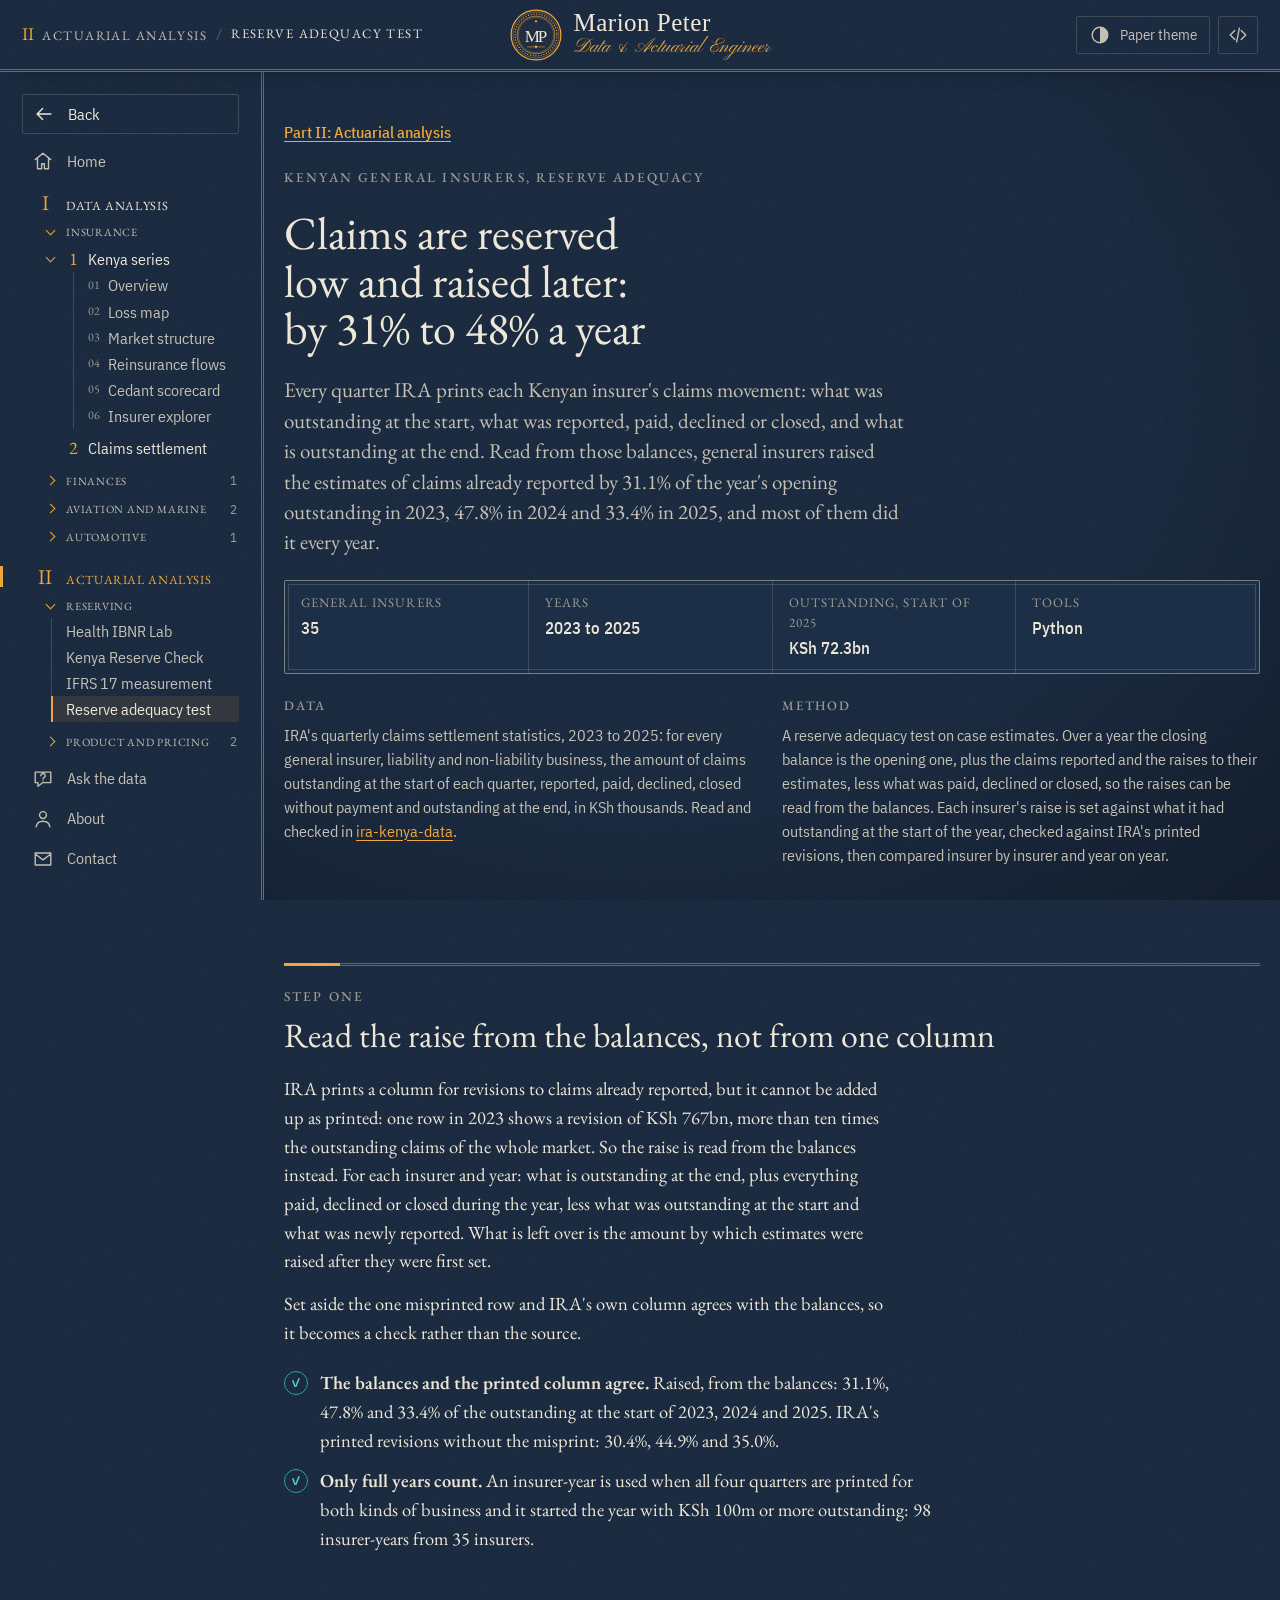
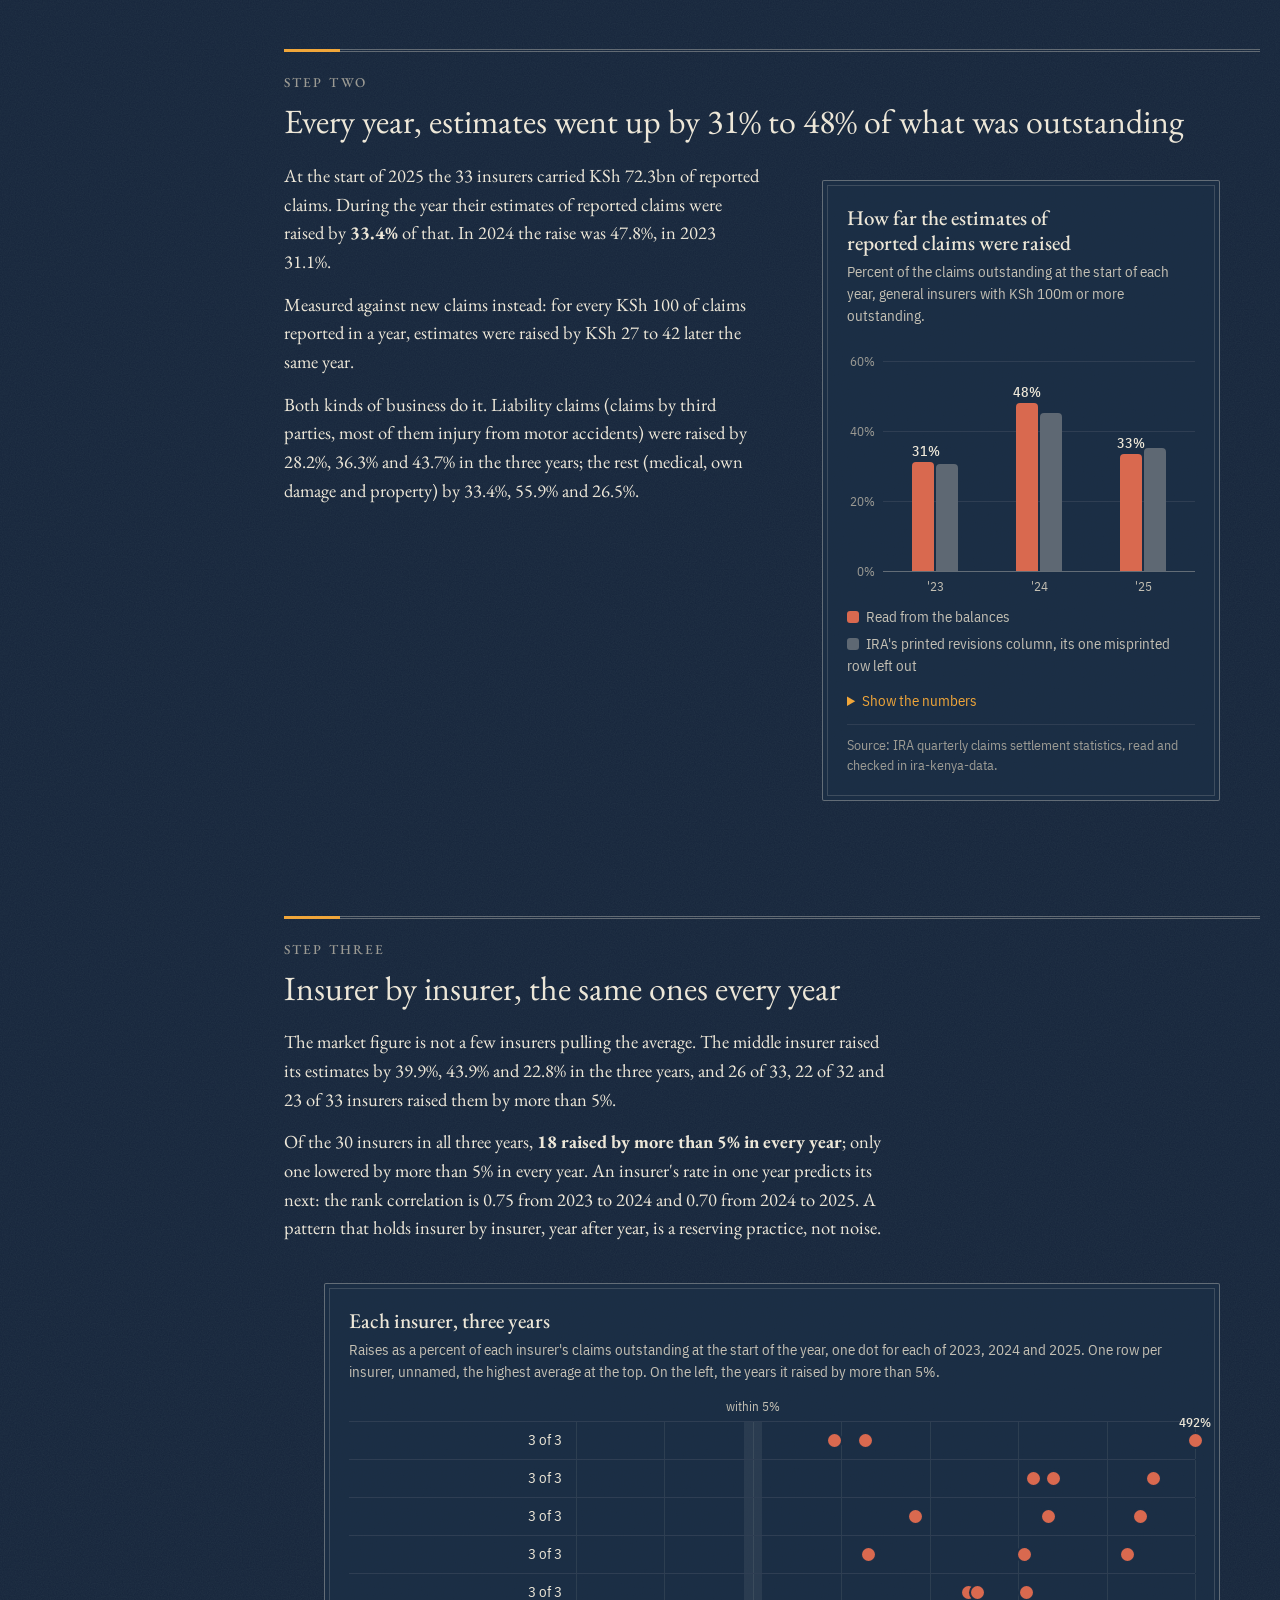
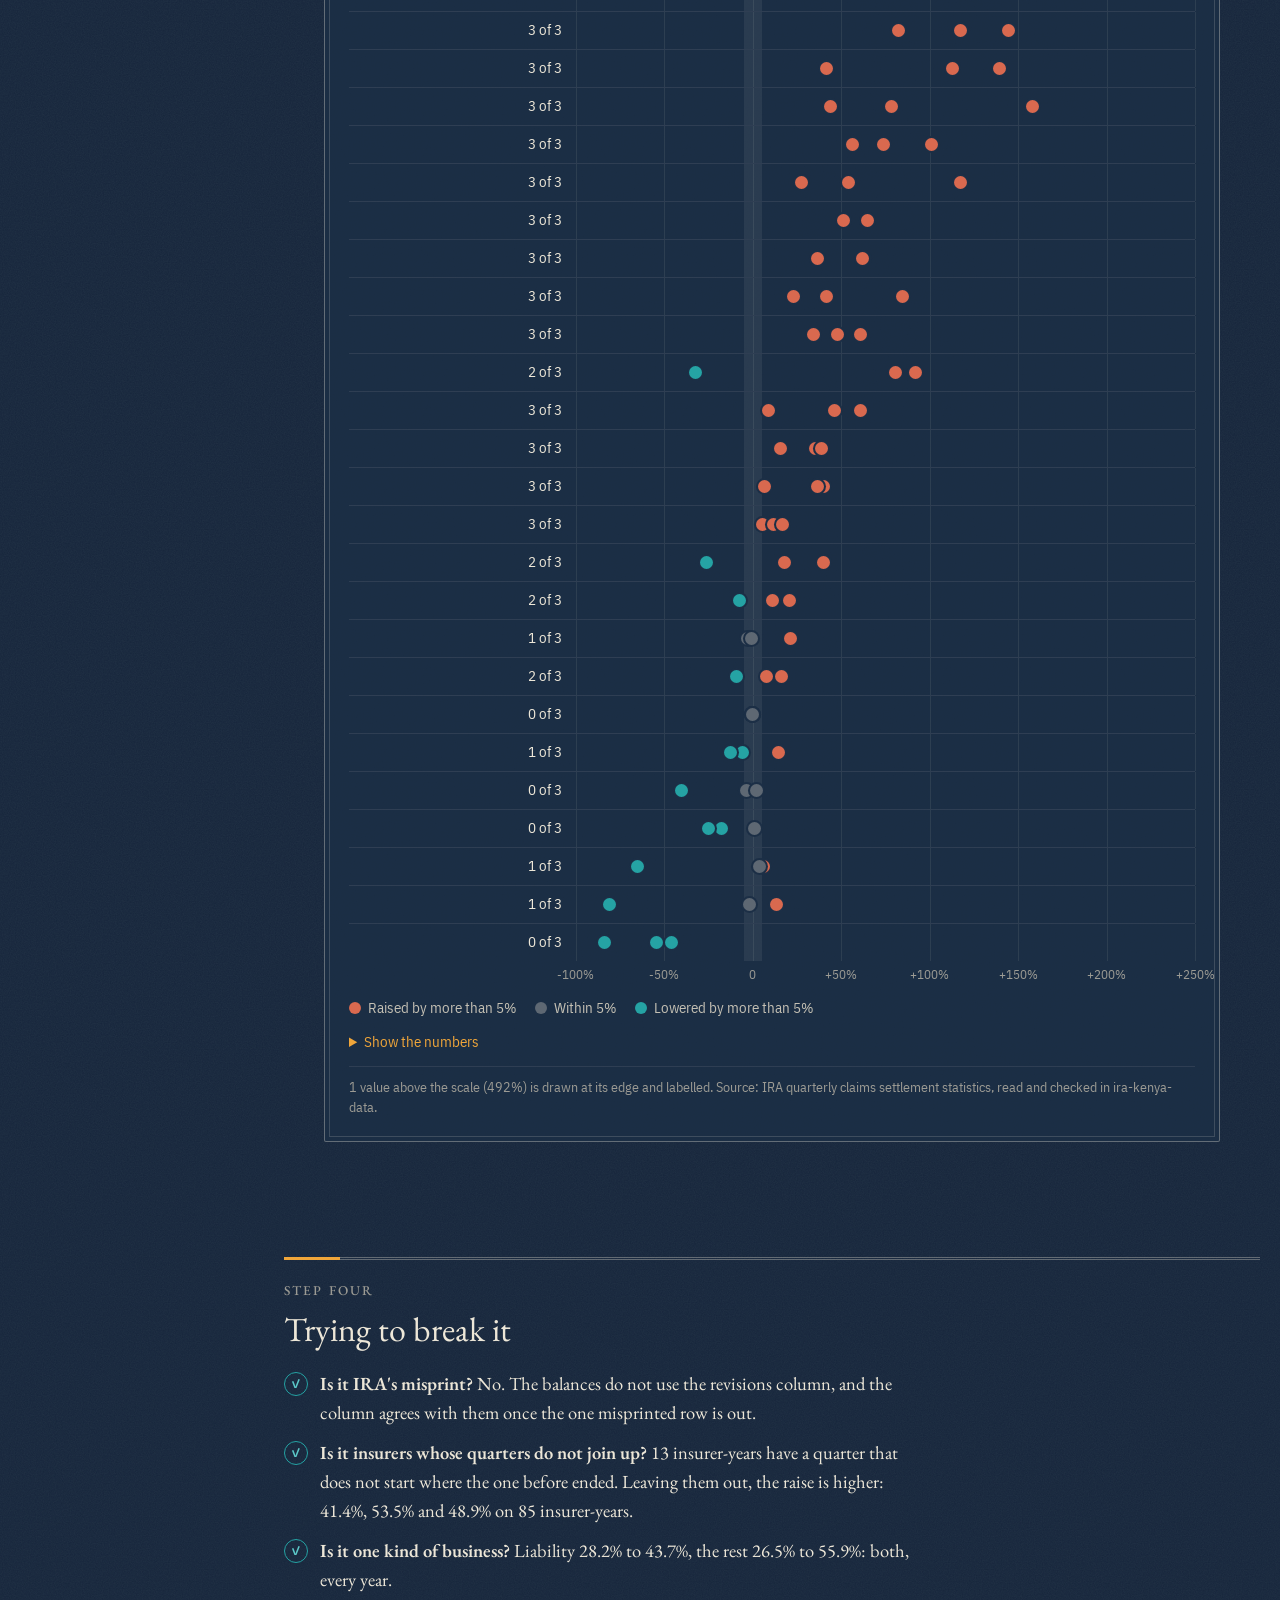
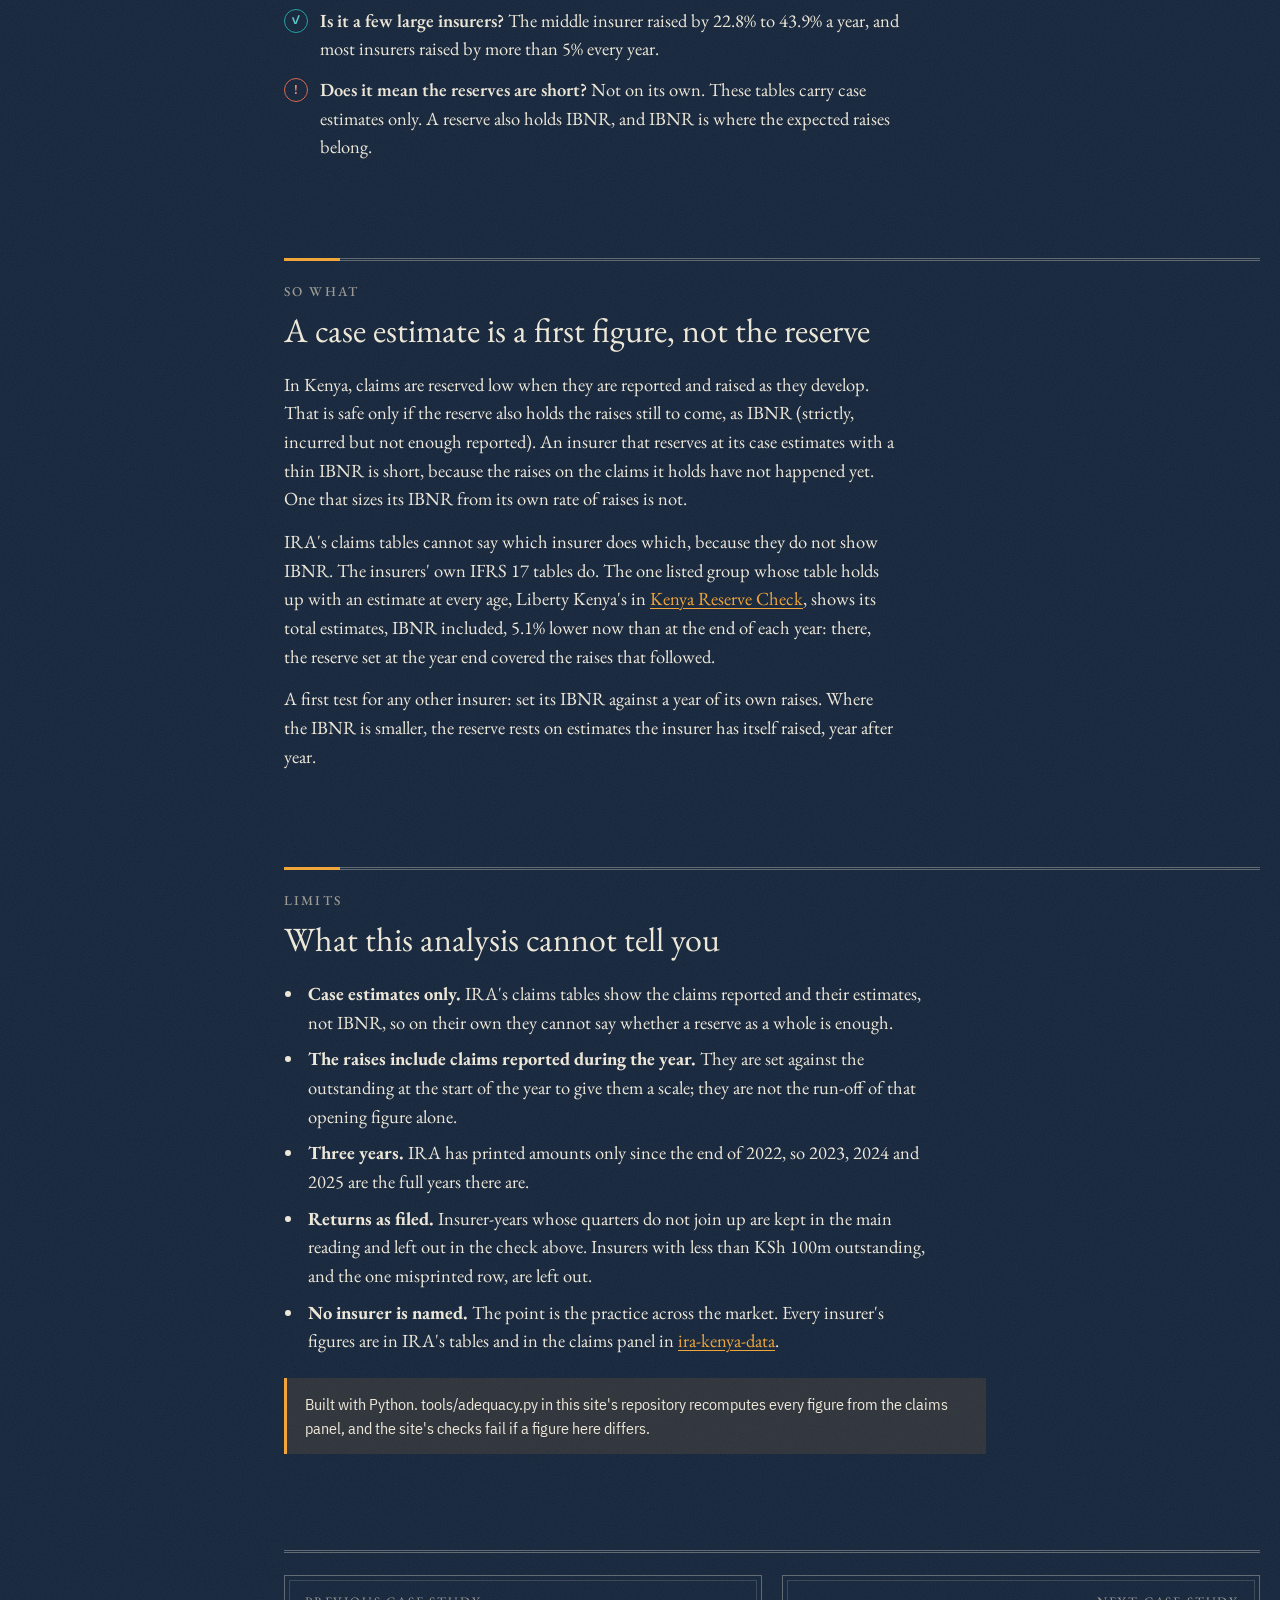
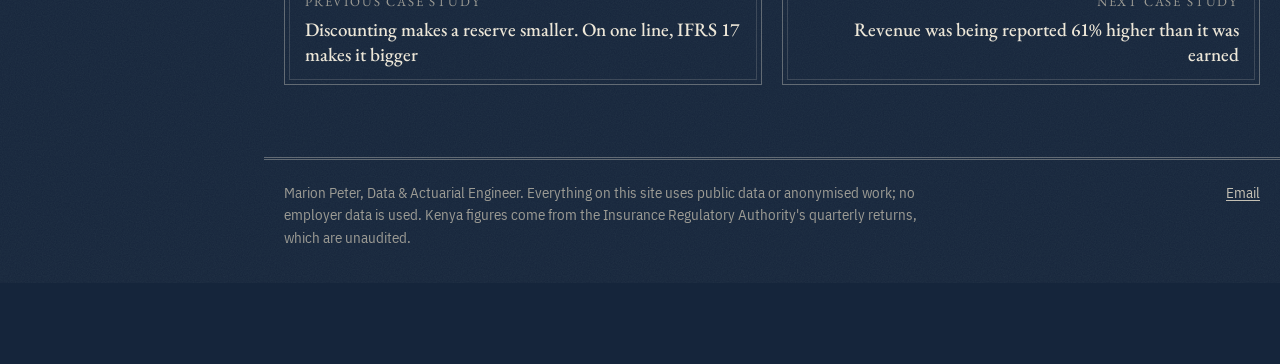
<file: work/valuation-adequacy/index.html>
<!doctype html>
<html lang="en">
<head>
<meta charset="utf-8">
<meta name="viewport" content="width=device-width, initial-scale=1">
<meta name="robots" content="noindex">
<title>Moved | Marion Peter</title>
<link rel="canonical" href="https://maidenpeter.github.io/work/reserve-adequacy/">
<meta http-equiv="refresh" content="0; url=/work/reserve-adequacy/">
</head>
<body>
<p>This case study has been replaced. <a href="/work/reserve-adequacy/">Go to the reserve adequacy test</a>.</p>
</body>
</html>
</file>
<file: assets/site.css>
/* maidenpeter.github.io: one stylesheet for every page.
   Ink and paper, gold for emphasis, teal for gain, oxblood for loss.
   The copperplate layer at the end matches the Kenya series plates: engraved paper or ink,
   IM Fell for headings, Old Standard for labels, double-ruled frames and hatched bars.
   Dark (ink) is the default; the paper theme is one click away and remembered. */
:root{
  color-scheme:dark;
  --ground:#15253b; --surface:#1c2f46; --sunk:#0f1d2f;
  --ink:#ede7d8; --ink-2:#c4c0b4; --muted:#9c9b94;
  --rule:rgba(237,231,216,.17); --rule-soft:rgba(237,231,216,.09); --rule-strong:rgba(237,231,216,.34);
  --accent:#f0a63a; --accent-soft:rgba(240,166,58,.11); --on-accent:#0f1b2d;
  --gain:#25a3a4; --loss:#d9694f; --gain-ink:#5cc9c9; --loss-ink:#ee8a72; --on-loss:#0f1b2d;
  --shade:rgba(217,105,79,.16);
  --cell:37,163,164; --mark:#f0a63a;
  --serif:"EB Garamond",Garamond,"Adobe Garamond Pro",Georgia,serif;
  --ui:"IBM Plex Sans Condensed","Arial Narrow","Helvetica Neue",Arial,sans-serif;
  --max:1160px;
}
:root[data-theme="light"]{
  color-scheme:light;
  --ground:#ecdfc3; --surface:#f3e8cf; --sunk:#e2d3b2;
  /* text at 7:1 or more on the paper and on panels (9:1 for the second ink), for readers who need it */
  --ink:#2b2118; --ink-2:#433426; --muted:#534535;
  --rule:rgba(43,33,24,.20); --rule-soft:rgba(43,33,24,.10); --rule-strong:rgba(43,33,24,.42);
  --accent:#68450c; --accent-soft:rgba(104,69,12,.10); --on-accent:#f3e8cf;
  --gain:#008a7e; --loss:#a8432a; --gain-ink:#005049; --loss-ink:#7a2d1b; --on-loss:#ffffff;
  --shade:rgba(168,67,42,.14);
  --cell:0,138,126; --mark:#b08a2a;
}

*{box-sizing:border-box}
html{-webkit-text-size-adjust:100%;scroll-padding-top:16px}
body{margin:0;background:var(--ground);color:var(--ink);font-family:var(--serif);font-size:18.5px;line-height:1.55;font-variant-numeric:lining-nums;overflow-wrap:break-word}
img,svg{max-width:100%;display:block}
a{color:var(--accent);text-underline-offset:.16em;text-decoration-thickness:1px}
a:hover{text-decoration-thickness:2px}
:focus-visible{outline:2px solid var(--accent);outline-offset:3px;border-radius:2px}
p{margin:0}
h1,h2,h3{font-weight:500;margin:0;text-wrap:balance}
h1{font-size:clamp(34px,4.2vw,52px);line-height:1.02;letter-spacing:-.012em}
h2{font-size:clamp(26px,2.7vw,34px);line-height:1.08;letter-spacing:-.006em}
h3{font-size:21px;line-height:1.15}
.ui,.eyebrow,.small,nav,footer,.btn,dl,table,.tag{font-family:var(--ui)}
.eyebrow{font-size:13px;letter-spacing:.1em;text-transform:uppercase;color:var(--muted);font-weight:500}
.lede{font-size:clamp(19px,1.7vw,21px);line-height:1.45;color:var(--ink-2);max-width:62ch}
.small{font-size:14px;color:var(--muted);line-height:1.45}
.prose{max-width:68ch;display:flex;flex-direction:column;gap:14px}
.prose p{color:var(--ink)}
.num{font-variant-numeric:tabular-nums lining-nums}
.loss{color:var(--loss-ink)}.gain{color:var(--gain-ink)}
.skip{position:absolute;left:-9999px;top:8px;background:var(--surface);color:var(--ink);padding:8px 12px;border:1px solid var(--rule);z-index:40}
.skip:focus{left:12px}

.wrap{max-width:var(--max);margin:0 auto;padding-inline:20px}
main.wrap{display:flex;flex-direction:column;gap:clamp(56px,8vw,96px);padding-block:clamp(28px,4vw,48px) 72px}
section{display:flex;flex-direction:column;gap:22px;min-width:0}
.sechead{display:flex;flex-direction:column;gap:10px;max-width:70ch}
.sechead p{color:var(--ink-2)}

/* hero */
.hero{display:grid;grid-template-columns:minmax(0,.95fr) minmax(0,1.05fr);gap:clamp(28px,4vw,56px);align-items:start}
.hero-text{display:flex;flex-direction:column;gap:18px;padding-top:6px}
.cta{display:flex;flex-wrap:wrap;gap:10px 14px;margin-top:6px}
.btn{display:inline-flex;align-items:center;min-height:42px;padding:9px 16px;border-radius:6px;font-size:15.5px;font-weight:500;text-decoration:none;border:1px solid var(--accent)}
.btn.primary{background:var(--accent);color:var(--on-accent)}
.btn.primary:hover{filter:brightness(1.08)}
.btn.quiet{color:var(--accent);background:transparent}
.btn.quiet:hover{background:var(--accent-soft)}

.panel{background:var(--surface);border:1px solid var(--rule);border-radius:10px;padding:clamp(16px,2.4vw,24px);display:flex;flex-direction:column;gap:12px;min-width:0}
.panel h3{font-size:21px}
.panel .foot{display:flex;justify-content:space-between;gap:8px 16px;flex-wrap:wrap;align-items:baseline;border-top:1px solid var(--rule-soft);padding-top:12px}

/* diverging bar chart, built from real text so it stays readable at phone width */
.bars{display:grid;grid-template-columns:minmax(0,max-content) minmax(0,1fr);column-gap:12px;row-gap:5px;font-family:var(--ui);font-size:14.5px;margin:4px 0 2px}
.bars .lab{color:var(--ink-2);text-align:right;white-space:nowrap;align-self:center;line-height:1.2}
.bars .lab.em{color:var(--ink);font-weight:600}
.bars .track{position:relative;height:24px;margin-inline:3.3em}
.bars .track::before{content:"";position:absolute;top:-3px;bottom:-3px;left:var(--zero);border-left:1px solid var(--muted);opacity:.6}
.bars .bar{position:absolute;top:4px;height:16px;border-radius:2px}
.bars .bar.neg{background:var(--loss);right:calc(100% - var(--zero));width:var(--w)}
.bars .bar.pos{background:var(--gain);left:var(--zero);width:var(--w)}
.bars .val{position:absolute;top:2px;font-weight:500;color:var(--ink);font-variant-numeric:tabular-nums;white-space:nowrap;font-size:14px}
.bars .val.neg{right:calc(100% - var(--zero) + var(--w) + 6px)}
.bars .val.pos{left:calc(var(--zero) + var(--w) + 6px)}
.bars .val.in{color:var(--on-loss)}
.bars .val.neg.in{right:calc(100% - var(--zero) + 6px)}
@media (max-width:420px){.bars{font-size:13.5px;column-gap:8px}.bars .lab{white-space:normal;max-width:9.5em}}

/* proof strip */
.proof{display:grid;grid-template-columns:repeat(5,minmax(0,1fr));gap:1px;background:var(--rule);border:1px solid var(--rule);border-radius:10px;overflow:hidden}
.proof div{background:var(--surface);padding:16px 18px;display:flex;flex-direction:column;gap:3px}
.proof b{font-weight:400;font-size:clamp(30px,3.4vw,38px);line-height:1.05;font-variant-numeric:tabular-nums lining-nums}
.proof span{font-family:var(--ui);font-size:14px;color:var(--ink-2);line-height:1.35}

/* work cards */
.grid2{display:grid;grid-template-columns:repeat(2,minmax(0,1fr));gap:20px}
.grid3{display:grid;grid-template-columns:repeat(3,minmax(0,1fr));gap:20px}
.card{background:var(--surface);border:1px solid var(--rule);border-radius:10px;padding:clamp(18px,2.4vw,26px);display:flex;flex-direction:column;gap:12px;min-width:0}
.tag{font-size:12.5px;letter-spacing:.09em;text-transform:uppercase;color:var(--muted);font-weight:500}
.card .find{font-size:20px;line-height:1.4}
.card .find b{font-weight:600}
dl.meta{margin:0;display:grid;grid-template-columns:max-content minmax(0,1fr);gap:6px 14px;font-size:14.5px;line-height:1.45;border-top:1px solid var(--rule-soft);padding-top:12px}
dl.meta dt{color:var(--muted);font-weight:500}
dl.meta dd{margin:0;color:var(--ink-2)}
.links{display:flex;flex-wrap:wrap;gap:6px 18px;font-family:var(--ui);font-size:15px;margin-top:auto;padding-top:4px}
.links a{font-weight:500}
.more{font-family:var(--ui);font-size:15.5px;font-weight:500}

/* signals band */
.signals{display:grid;grid-template-columns:1.25fr 1fr 1fr;gap:20px}
.big{font-size:clamp(38px,4vw,48px);line-height:1;font-variant-numeric:tabular-nums lining-nums}
.big small{font-size:.45em;color:var(--ink-2);font-family:var(--ui)}
.rank{position:relative;height:66px;margin:6px 4px 0;font-family:var(--ui)}
.rank .line{position:absolute;left:0;right:0;top:26px;height:10px;border-radius:5px;background:var(--sunk);border:1px solid var(--rule)}
.rank .zone{position:absolute;top:26px;height:10px;right:0;width:20%;background:var(--shade);border:1px solid var(--loss);border-radius:0 5px 5px 0}
.rank .dot{position:absolute;top:24px;width:14px;height:14px;margin-left:-7px;border-radius:50%;background:var(--loss);border:2px solid var(--surface);box-shadow:0 0 0 1px var(--loss)}
.rank .dot.out{background:var(--surface);box-shadow:0 0 0 2px var(--muted)}
.rank .end{position:absolute;top:46px;font-size:12.5px;color:var(--muted)}
.rank .zl{position:absolute;top:0;right:0;font-size:12.5px;color:var(--loss-ink);font-weight:500}
.legend{display:flex;flex-wrap:wrap;gap:6px 16px;font-family:var(--ui);font-size:13.5px;color:var(--ink-2)}
.legend i{display:inline-block;width:12px;height:12px;border-radius:50%;vertical-align:-1px;margin-right:6px;background:var(--loss)}
.legend i.out{background:var(--surface);box-shadow:inset 0 0 0 2px var(--muted)}
.share{display:grid;grid-template-columns:minmax(0,1fr) max-content;gap:6px 10px;align-items:center;font-family:var(--ui);font-size:14px}
.share .t{height:14px;background:var(--sunk);border:1px solid var(--rule);border-radius:3px;overflow:hidden}
.share .t i{display:block;height:100%;background:var(--loss)}
.share .t i.g{background:var(--muted)}
.share .t i.b{background:var(--accent)}
.share .l{grid-column:1/-1;color:var(--ink-2);margin-top:6px;margin-bottom:-3px;font-size:13.5px}

/* case rows */
.cases{display:flex;flex-direction:column;border-top:1px solid var(--rule)}
.case{display:grid;grid-template-columns:minmax(0,1.1fr) minmax(0,1fr);gap:10px 40px;padding:24px 0;border-bottom:1px solid var(--rule)}
.case h3 a{color:var(--ink);text-decoration:none}
.case h3 a:hover{color:var(--accent)}
.case .left{display:flex;flex-direction:column;gap:10px}
.case dl.meta{border-top:0;padding-top:4px}

/* products */
.shots{display:grid;grid-template-columns:repeat(3,minmax(0,1fr));gap:22px}
.shot{margin:0;display:flex;flex-direction:column;gap:10px;min-width:0}
.shot .frame{border:1px solid var(--rule);border-radius:8px;overflow:hidden;background:var(--surface)}
.shot img{width:100%;height:auto;aspect-ratio:16/10;object-fit:cover;object-position:top left}
.shot figcaption{display:flex;flex-direction:column;gap:3px}
.shot figcaption b{font-family:var(--serif);font-size:21px;font-weight:500}
.shot figcaption span{font-family:var(--ui);font-size:14.5px;color:var(--ink-2);line-height:1.4}

/* method */
.principles{list-style:none;margin:0;padding:0;display:grid;grid-template-columns:repeat(2,minmax(0,1fr));gap:0 40px}
.principles li{border-top:1px solid var(--rule);padding:16px 0 18px;display:flex;flex-direction:column;gap:6px}
.principles b{font-family:var(--ui);font-size:15px;font-weight:600;letter-spacing:.01em}
.principles span{color:var(--ink-2)}
.pipe{display:grid;grid-template-columns:repeat(5,minmax(0,1fr));gap:0 18px}
.step{border-top:3px solid var(--accent);padding-top:14px;display:flex;flex-direction:column;gap:6px}
.step b{font-family:var(--ui);font-size:13px;letter-spacing:.08em;text-transform:uppercase;color:var(--accent);font-weight:600}
.step .n{font-size:27px;line-height:1.1}
.step p{font-family:var(--ui);font-size:14.5px;color:var(--ink-2);line-height:1.45}
.note{border-left:3px solid var(--accent);background:var(--accent-soft);padding:14px 18px;border-radius:0 8px 8px 0;font-family:var(--ui);font-size:15px;line-height:1.5;color:var(--ink);max-width:78ch}
.next{border:1px dashed var(--rule);border-radius:10px;padding:18px 22px;display:flex;flex-direction:column;gap:6px;max-width:78ch}

/* case study pages */
.facts{display:grid;grid-template-columns:repeat(4,minmax(0,1fr));gap:1px;background:var(--rule);border:1px solid var(--rule);border-radius:10px;overflow:hidden;font-family:var(--ui)}
.facts div{background:var(--surface);padding:12px 16px;display:flex;flex-direction:column;gap:2px}
.facts span{font-size:12.5px;letter-spacing:.08em;text-transform:uppercase;color:var(--muted)}
.facts b{font-weight:500;font-size:17px}
.dm{display:grid;grid-template-columns:repeat(2,minmax(0,1fr));gap:20px}
.dm div{display:flex;flex-direction:column;gap:6px}
.dm p{font-family:var(--ui);font-size:15.5px;color:var(--ink-2);line-height:1.5}
.step-h{display:flex;flex-direction:column;gap:6px}
.checks{list-style:none;margin:0;padding:0;display:flex;flex-direction:column;gap:12px;max-width:72ch}
.checks li{display:grid;grid-template-columns:26px minmax(0,1fr);gap:10px;align-items:start}
.checks .mk{font-family:var(--ui);font-weight:600;width:24px;height:24px;border-radius:50%;display:grid;place-items:center;font-size:13px;border:1px solid var(--rule);margin-top:2px}
.checks .ok{color:var(--gain-ink);border-color:var(--gain)}
.checks .warn{color:var(--loss-ink);border-color:var(--loss)}
.checks b{font-weight:600}
.limits{margin:0;padding-left:20px;display:flex;flex-direction:column;gap:8px;max-width:72ch}
.limits li{padding-left:4px}
.pair{display:grid;grid-template-columns:repeat(2,minmax(0,1fr));gap:20px}
.colbars{display:flex;align-items:flex-end;gap:16px;height:200px;padding:8px 4px 0;border-bottom:1px solid var(--muted)}
.colbars div{flex:1;display:flex;flex-direction:column;justify-content:flex-end;align-items:center;gap:6px;height:100%;font-family:var(--ui)}
.colbars i{display:block;width:100%;max-width:120px;border-radius:3px 3px 0 0}
.colbars b{font-weight:500;font-size:16px;font-variant-numeric:tabular-nums}
.collabels{display:flex;gap:16px;padding:6px 4px 0;font-family:var(--ui);font-size:13.5px;color:var(--ink-2)}
.collabels span{flex:1;text-align:center}
table.data{border-collapse:collapse;width:100%;font-size:14.5px;font-variant-numeric:tabular-nums}
table.data th,table.data td{padding:8px 10px;border-bottom:1px solid var(--rule-soft);text-align:right}
table.data th:first-child,table.data td:first-child{text-align:left}
table.data th{font-weight:500;color:var(--muted);font-size:13px;letter-spacing:.04em;text-transform:uppercase}
.tablewrap{overflow-x:auto;-webkit-overflow-scrolling:touch}

/* about */
.cv{display:flex;flex-direction:column;border-top:1px solid var(--rule)}
.role{display:grid;grid-template-columns:200px minmax(0,1fr);gap:8px 32px;padding:22px 0;border-bottom:1px solid var(--rule)}
.role .when{font-family:var(--ui);font-size:14.5px;color:var(--muted);line-height:1.45}
.role .what{display:flex;flex-direction:column;gap:8px}
.role ul{margin:0;padding-left:20px;color:var(--ink-2)}
.role .ex{font-family:var(--ui);font-size:15px;color:var(--ink-2);line-height:1.5;border-left:2px solid var(--rule);padding-left:12px}
.contact{display:flex;flex-direction:column;gap:16px}
.contact ul{list-style:none;margin:0;padding:0;display:flex;flex-wrap:wrap;gap:12px}
.contact li a{display:inline-flex;flex-direction:column;gap:2px;min-width:200px;padding:12px 16px;border:1px solid var(--rule);border-radius:8px;background:var(--surface);text-decoration:none;color:var(--ink)}
.contact li a:hover{border-color:var(--accent)}
.contact li span{font-family:var(--ui);font-size:12.5px;letter-spacing:.08em;text-transform:uppercase;color:var(--muted)}
.contact li b{font-family:var(--ui);font-weight:500;font-size:16px;color:var(--accent);word-break:break-all}

/* footer */
.site-foot{border-top:1px solid var(--rule);font-size:14px;color:var(--muted)}
.site-foot .wrap{display:flex;flex-wrap:wrap;justify-content:space-between;gap:10px 28px;padding-block:22px 34px}
.site-foot p{max-width:80ch;line-height:1.5}
.site-foot a{color:var(--ink-2)}

@media (max-width:960px){
  .hero,.grid2,.grid3,.signals,.case,.pair,.dm,.shots{grid-template-columns:minmax(0,1fr)}
  .proof{grid-template-columns:repeat(2,minmax(0,1fr))}
  .proof div:last-child{grid-column:1/-1}
  .pipe{grid-template-columns:minmax(0,1fr);gap:16px}
  .principles{grid-template-columns:minmax(0,1fr)}
  .facts{grid-template-columns:repeat(2,minmax(0,1fr))}
  .role{grid-template-columns:minmax(0,1fr)}
}
@media (max-width:420px){
  body{font-size:18px}
  .wrap{padding-inline:16px}
}
@media (prefers-reduced-motion:reduce){*{scroll-behavior:auto!important;transition:none!important}}
@media print{.cta{display:none}body{background:#fff}}


/* ---------------------------------------------------------- annual report layer */
.eyebrow{display:inline-flex;align-items:baseline;gap:12px}
.eyebrow i{font-style:normal;color:var(--accent);font-variant-numeric:tabular-nums;letter-spacing:.04em}
section > .sechead{border-top:1px solid var(--rule-strong);padding-top:18px;position:relative}
section > .sechead::before{content:"";position:absolute;top:-1px;left:0;width:56px;border-top:2px solid var(--accent)}
.hero .sechead,.hero .sechead::before{border:0;padding:0}
.panel,.card,.proof,.facts,.contact li a,.next{border-radius:4px}
.card{background:transparent;border-color:var(--rule)}
.card:hover{border-color:var(--rule-strong)}
.proof{background:var(--rule)}
.proof div{background:var(--ground)}
.proof b{color:var(--ink)}
.proof div:first-child b,.big{color:var(--accent)}
.hero h1{font-size:clamp(36px,3.9vw,50px)}
.placings{font-family:var(--ui);font-size:14.5px;color:var(--ink-2);display:flex;flex-wrap:wrap;gap:4px 16px;border-top:1px solid var(--rule);padding-top:12px;margin-top:4px}
.placings b{color:var(--accent);font-weight:500}

/* contents, as in a report */
.contents{display:grid;grid-template-columns:repeat(7,minmax(0,1fr));gap:0;border-top:1px solid var(--rule-strong);border-bottom:1px solid var(--rule);font-family:var(--ui);list-style:none;margin:0;padding:0}
.contents li{border-left:1px solid var(--rule-soft)}
.contents li:first-child{border-left:0}
.contents a{display:flex;flex-direction:column;gap:2px;padding:12px 14px;text-decoration:none;color:var(--ink-2);font-size:14px;line-height:1.3;min-height:100%}
.contents a i{font-style:normal;color:var(--accent);font-size:12.5px;letter-spacing:.06em}
.contents a:hover{background:var(--accent-soft);color:var(--ink)}

/* the run-off triangle, calculated on the page */
.tri-panel{margin:0;background:var(--surface);border:1px solid var(--rule);border-radius:4px;padding:clamp(14px,2.2vw,22px);display:flex;flex-direction:column;gap:12px;min-width:0}
.tri-panel h2{font-size:clamp(21px,2.2vw,25px);line-height:1.15}
.tri-tabs{display:flex;flex-wrap:wrap;gap:6px}
.tri-tabs button{font-family:var(--ui);font-size:13.5px;color:var(--ink-2);background:transparent;border:1px solid var(--rule);border-radius:999px;padding:4px 11px;min-height:30px;cursor:pointer}
.tri-tabs button:hover{border-color:var(--accent);color:var(--ink)}
.tri-tabs button[aria-pressed="true"]{background:var(--accent);border-color:var(--accent);color:var(--on-accent)}
table.tri{border-collapse:separate;border-spacing:3px;width:100%;table-layout:fixed;font-family:var(--ui)}
table.tri th{font-size:12px;font-weight:500;color:var(--muted);text-align:center;padding:0 0 2px}
table.tri th[scope="row"]{text-align:right;padding-right:4px;width:3.4em;white-space:nowrap}
table.tri td{height:clamp(17px,2.6vw,26px);border-radius:2px;background:rgba(var(--cell),var(--a,.4))}
table.tri td.p{background:transparent;outline:1px dashed var(--mark);outline-offset:-1px}
table.tri td.p.on{background:color-mix(in srgb,var(--mark) calc(var(--a,.4) * 100%),transparent);outline-color:transparent;transition:background .25s ease-out}
table.tri td.e{background:transparent}
.tri-key{display:flex;flex-wrap:wrap;gap:4px 16px;font-family:var(--ui);font-size:13px;color:var(--ink-2);margin:0;padding:0;list-style:none}
.tri-key i{display:inline-block;width:12px;height:12px;border-radius:2px;vertical-align:-1px;margin-right:6px}
.tri-read{display:grid;grid-template-columns:repeat(3,minmax(0,1fr));gap:1px;background:var(--rule);border:1px solid var(--rule);border-radius:4px;overflow:hidden;font-family:var(--ui)}
.tri-read div{background:var(--surface);padding:8px 12px;display:flex;flex-direction:column;gap:1px}
.tri-read span{font-size:12px;letter-spacing:.07em;text-transform:uppercase;color:var(--muted)}
.tri-read b{font-family:var(--serif);font-weight:500;font-size:clamp(19px,2.1vw,25px);white-space:nowrap;font-variant-numeric:tabular-nums lining-nums;color:var(--ink)}
.tri-read div:last-child b{color:var(--accent)}
.tri-panel .small a{color:var(--accent)}

/* apps */
.apps{display:grid;grid-template-columns:repeat(2,minmax(0,1fr));gap:20px}
.apps .card .find{font-size:19px}
.badge{align-self:flex-start;font-family:var(--ui);font-size:12px;letter-spacing:.06em;text-transform:uppercase;border:1px solid var(--rule-strong);border-radius:999px;padding:2px 10px;color:var(--ink-2)}
.badge.live{border-color:var(--gain);color:var(--gain-ink)}

.kenya-head{display:grid;grid-template-columns:minmax(0,.9fr) minmax(0,1.1fr);gap:clamp(24px,4vw,48px);align-items:start}
.kenya-head .sechead{border:0;padding:0}
.kenya-head .sechead::before{display:none}

@media (max-width:960px){
  .contents{grid-template-columns:repeat(2,minmax(0,1fr))}
  .contents li{border-left:0;border-top:1px solid var(--rule-soft)}
  .apps,.kenya-head{grid-template-columns:minmax(0,1fr)}
}
@media (max-width:420px){
  .tri-read b{font-size:17px}
  table.tri th{font-size:12px}
  .tri-read span{font-size:12px;letter-spacing:.03em}
  .tri-read div{padding:7px 9px}
  table.tri{border-spacing:2px}
}
@media (prefers-reduced-motion:reduce){table.tri td.p.on{transition:none}}
section > .kenya-head{border-top:1px solid var(--rule-strong);padding-top:18px;position:relative}
section > .kenya-head::before{content:"";position:absolute;top:-1px;left:0;width:56px;border-top:2px solid var(--accent)}
.sr-only{position:absolute;width:1px;height:1px;padding:0;margin:-1px;overflow:hidden;clip:rect(0,0,0,0);white-space:nowrap;border:0}
section > .sechead{max-width:none}
section > .sechead > p,section > .sechead > h2{max-width:70ch}
.big.loss{color:var(--loss-ink)}.big.gain{color:var(--gain-ink)}


/* ---------------------------------------------------------- copperplate layer */
:root{
  --display:"IM Fell English","EB Garamond",Garamond,Georgia,serif;
  --display-sc:"IM Fell English SC","IM Fell English",Georgia,serif;
  --script:"Pinyon Script","IM Fell English",cursive;
  --label:"Old Standard TT","EB Garamond",Georgia,serif;
  --grain:url("data:image/svg+xml,%3Csvg xmlns='http://www.w3.org/2000/svg' width='260' height='260'%3E%3Cfilter id='n'%3E%3CfeTurbulence type='fractalNoise' baseFrequency='.85' numOctaves='3' stitchTiles='stitch'/%3E%3CfeColorMatrix values='0 0 0 0 .93 0 0 0 0 .90 0 0 0 0 .84 0 0 0 .055 0'/%3E%3C/filter%3E%3Crect width='100%25' height='100%25' filter='url(%23n)'/%3E%3C/svg%3E");
  --fox:rgba(0,0,0,.30);
  --hatch:rgba(10,20,32,.30);
}
:root[data-theme="light"]{
  --grain:url("data:image/svg+xml,%3Csvg xmlns='http://www.w3.org/2000/svg' width='260' height='260'%3E%3Cfilter id='n'%3E%3CfeTurbulence type='fractalNoise' baseFrequency='.85' numOctaves='3' stitchTiles='stitch'/%3E%3CfeColorMatrix values='0 0 0 0 .42 0 0 0 0 .30 0 0 0 0 .16 0 0 0 .11 0'/%3E%3C/filter%3E%3Crect width='100%25' height='100%25' filter='url(%23n)'/%3E%3C/svg%3E");
  --fox:rgba(138,90,36,.16);
  --hatch:rgba(43,33,24,.26);
}
/* the paper, or the ink plate: grain on every page, foxed at the edges */
body{background-color:var(--ground);background-image:var(--grain)}
body::before{content:"";position:fixed;inset:0;pointer-events:none;z-index:0;background:radial-gradient(ellipse at 50% 42%,transparent 58%,var(--fox) 100%)}
main,.site-foot{position:relative;z-index:1}

/* lettering */
h1,h2{font-family:var(--display);font-weight:400;letter-spacing:0}
h1{line-height:1.04}
.hero h1{font-size:clamp(36px,3.9vw,50px)}
h3{font-weight:500}
.eyebrow,.tag,.step b,.facts span,.tri-read span,.contents a i,.contact li span,.badge,.role .when{font-family:var(--label)}
.eyebrow{font-size:12.5px;letter-spacing:.16em}
.tag{font-size:12px;letter-spacing:.14em}
.eyebrow i{font-family:var(--label);font-style:normal}
.lede{font-style:normal}

/* engraved rules: a heavy line over a hairline, with the gold mark */
section > .sechead,section > .kenya-head{border-top:3px double var(--rule-strong);padding-top:20px}
section > .sechead::before,section > .kenya-head::before{top:-3px;border-top-width:3px}
.site-foot{border-top:3px double var(--rule-strong)}

/* plates: every framed box gets the double rule of a copperplate */
.panel,.tri-panel,.card,.proof,.facts,.next{border-radius:2px;border-color:var(--rule-strong);outline:1px solid var(--rule);outline-offset:-6px}
.proof,.facts{outline-offset:-5px}
.panel,.tri-panel{background:color-mix(in srgb,var(--surface) 88%,transparent)}
.card{background:transparent}
.card:hover{border-color:var(--ink-2)}
.shot .frame{border-radius:2px;border-color:var(--rule-strong);padding:5px;background:transparent}
.shot .frame img{border:1px solid var(--rule)}
.btn,.contact li a,.tri-tabs button{border-radius:2px}
.btn{font-family:var(--label);letter-spacing:.04em}
.note{border-radius:0}

/* charts drawn like the plates: a wash of colour under an engraved hatch */
/* !important only on the hatch, so it also lies over bars whose colour is set inline */
.bars .bar,.share .t i,.colbars i,.rank .zone{background-image:repeating-linear-gradient(135deg,var(--hatch) 0 1px,transparent 1px 4px)!important}
.bars .bar.neg,.bars .bar.pos{border-radius:1px;box-shadow:inset 0 0 0 1px var(--hatch)}
.bars .track::before{border-left:1.5px solid var(--ink);opacity:.8}
.share .t,.rank .line{border-radius:1px}

@media print{body::before{display:none}body{background-image:none}}


/* previous and next case study */
.pager{display:grid;grid-template-columns:repeat(2,minmax(0,1fr));gap:20px;border-top:3px double var(--rule-strong);padding-top:22px}
.pager a{display:flex;flex-direction:column;gap:6px;padding:16px 20px;border:1px solid var(--rule-strong);outline:1px solid var(--rule);outline-offset:-6px;text-decoration:none;color:var(--ink)}
.pager a:hover{border-color:var(--accent)}
.pager a:hover b{color:var(--accent)}
.pager span{font-family:var(--label);font-size:12.5px;letter-spacing:.14em;text-transform:uppercase;color:var(--muted)}
.pager b{font-family:var(--serif);font-weight:500;font-size:19px;line-height:1.3}
.pager .nx{text-align:right}
@media (max-width:640px){.pager{grid-template-columns:minmax(0,1fr)}.pager .nx{text-align:left}}
@media print{.pager{display:none}}


/* ---------------------------------------------------------- parts, thumbnails and pop-outs */
/* contents: the two parts side by side, like the opening of a report */
.parts{display:grid;grid-template-columns:repeat(2,minmax(0,1fr));gap:20px}
.part-card{position:relative;display:flex;flex-direction:column;gap:6px;min-height:150px;padding:22px 24px 24px 100px;border:1px solid var(--rule-strong);outline:1px solid var(--rule);outline-offset:-6px;text-decoration:none;color:var(--ink);transition:border-color .2s,background-color .2s}
.part-card:hover,.part-card:focus-visible{border-color:var(--accent);background:var(--accent-soft)}
.part-card:focus-visible,.pager a:focus-visible{outline:2px solid var(--accent);outline-offset:3px}
.part-num{font-family:var(--display);font-weight:400;color:var(--accent);line-height:.9}
.part-card .part-num{position:absolute;left:26px;top:22px;font-size:60px}
.part-card b{font-family:var(--display);font-weight:400;font-size:clamp(26px,2.6vw,32px);line-height:1.1}
.part-sum{font-family:var(--ui);font-size:15px;line-height:1.45;color:var(--ink-2)}
/* the title page at the start of each part */
section.part{display:grid;grid-template-columns:auto minmax(0,1fr);align-items:center;gap:10px clamp(22px,3.5vw,48px);padding:clamp(26px,4vw,44px) 0;border-block:3px double var(--rule-strong)}
section.part > .part-num{font-size:clamp(90px,11vw,150px);min-width:1.1em;text-align:center}
.part-text{display:flex;flex-direction:column;gap:10px;max-width:72ch}
.part-text h2{font-size:clamp(40px,5vw,62px);line-height:1.02}
.part-text p{color:var(--ink-2);font-size:clamp(19px,1.9vw,21px);line-height:1.5}
.part-chips{display:flex;flex-wrap:wrap;gap:8px;font-family:var(--ui);font-size:14px!important}
.part-chips a{border:1px solid var(--rule-strong);padding:5px 12px;text-decoration:none;color:var(--ink-2)}
.part-chips a:hover{border-color:var(--accent);color:var(--accent)}

/* screenshots on cards: framed like a plate, a slow zoom on hover */
.thumb{display:block;position:relative;width:100%;margin:0 0 4px;padding:4px;border:1px solid var(--rule-strong);background:var(--sunk);overflow:hidden;font:inherit;color:inherit;text-align:left;cursor:pointer}
.thumb img{display:block;width:100%;height:auto;aspect-ratio:16/10;object-fit:cover;object-position:top left;border:1px solid var(--rule);transition:transform .7s cubic-bezier(.2,.7,.2,1)}
.thumb::after{content:"";position:absolute;inset:5px;pointer-events:none;background:linear-gradient(to top,rgba(10,20,32,.5),transparent 50%);opacity:0;transition:opacity .3s}
.thumb:hover img{transform:scale(1.04)}
.thumb:hover::after{opacity:1}
.thumb .cue{position:absolute;right:12px;bottom:12px;z-index:1;font-family:var(--label);font-size:11.5px;letter-spacing:.14em;text-transform:uppercase;color:var(--on-accent);background:var(--accent);padding:4px 10px;opacity:0;transform:translateY(4px);transition:opacity .25s,transform .25s}
.thumb:hover .cue,.thumb:focus-visible .cue,.thumb[popovertarget] .cue{opacity:1;transform:none}
.grid3{grid-template-columns:repeat(auto-fill,minmax(min(100%,272px),1fr))}
/* three cards in a two-column row: the third takes the whole row, picture beside its text */
@media (min-width:604px) and (max-width:860px),(min-width:861px) and (max-width:1135px){
  .grid3{grid-template-columns:repeat(2,minmax(0,1fr))}
  .grid3 > :nth-child(3):last-child{grid-column:1 / -1;display:grid;grid-template-columns:minmax(0,1fr) minmax(0,1fr);column-gap:24px;align-content:start}
  .grid3 > :nth-child(3):last-child > *{grid-column:2}
  .grid3 > :nth-child(3):last-child > .thumb{grid-column:1;grid-row:1 / span 12;align-self:start}
}
a.plain{color:var(--ink);text-decoration:none}
a.plain:hover{color:var(--accent)}
.linkish{font:inherit;font-weight:500;color:var(--accent);background:none;border:0;padding:0;cursor:pointer;text-decoration:underline;text-underline-offset:.16em;text-decoration-thickness:1px}
.linkish:hover{text-decoration-thickness:2px}

/* pop-outs for work with no public link yet */
.pop{width:min(940px,calc(100vw - 32px));max-height:calc(100dvh - 40px);margin:auto;padding:0;border:3px double var(--rule-strong);background-color:var(--surface);background-image:var(--grain);color:var(--ink);overflow:auto;box-shadow:0 30px 80px -20px rgba(0,0,0,.7)}
.pop::backdrop{background:rgba(5,10,18,.72)}
.pop:popover-open{animation:pop-in .25s ease-out}
@keyframes pop-in{from{opacity:0;transform:translateY(10px)}to{opacity:1;transform:none}}
.pop figure{margin:0;border-bottom:1px solid var(--rule)}
.pop img{display:block;width:100%;height:auto;max-height:min(55vh,520px);object-fit:cover;object-position:top left}
.pop figcaption{font-family:var(--ui);font-size:13.5px;line-height:1.45;color:var(--muted);padding:10px 26px 12px;border-top:1px solid var(--rule)}
.pop-body{display:flex;flex-direction:column;gap:12px;padding:18px 26px 26px}
.pop-body h3{font-family:var(--display);font-weight:400;font-size:clamp(26px,3vw,34px)}
.pop-body p{max-width:68ch}
.pop-x{position:sticky;top:10px;margin:10px 10px -52px auto;z-index:2;display:grid;place-items:center;width:42px;height:42px;font-size:26px;line-height:1;color:var(--ink);background:var(--ground);border:1px solid var(--rule-strong);cursor:pointer}
.pop-x:hover{border-color:var(--accent);color:var(--accent)}

/* the side bar takes 240px from 861px up, so the wide layouts wait until there is room */
@media (min-width:861px) and (max-width:1199px){
  .hero,.kenya-head,.signals{grid-template-columns:minmax(0,1fr)}
  .proof{grid-template-columns:repeat(3,minmax(0,1fr))}
  .proof div:nth-child(n+4){grid-column:auto}
}
@media (max-width:760px){
  .parts{grid-template-columns:minmax(0,1fr)}
  .part-card{padding-left:84px}
  .part-card .part-num{font-size:50px;left:20px}
  section.part{grid-template-columns:minmax(0,1fr)}
  section.part > .part-num{text-align:left;font-size:84px}
}
@media (prefers-reduced-motion:reduce){.thumb img,.thumb .cue,.thumb::after{transition:none}.pop:popover-open{animation:none}}
/* browsers without the popover attribute: the explanation opens in place under its card */
@supports not selector(:popover-open){.pop{display:none;position:static;width:auto;max-height:none;margin:12px 0 0;box-shadow:none}.pop[data-open]{display:block}.pop-x{display:none}}
@media print{.thumb .cue,.pop{display:none}}

/* Ask the data: three sample questions on the home page (the page itself has assets/ask/ask.css) */
.ask-teaser{list-style:none;margin:0;padding:0;display:grid;grid-template-columns:repeat(3,minmax(0,1fr));gap:16px}
.ask-teaser a{display:flex;flex-direction:column;gap:8px;height:100%;padding:16px 18px;border:1px solid var(--rule-strong);outline:1px solid var(--rule);outline-offset:-5px;border-radius:2px;text-decoration:none;color:var(--ink);font-size:19px;line-height:1.35}
.ask-teaser a::before{content:"Ask";font-family:var(--label);font-size:12px;letter-spacing:.14em;text-transform:uppercase;color:var(--accent)}
.ask-teaser a:hover{border-color:var(--accent)}
@media (max-width:960px){.ask-teaser{grid-template-columns:minmax(0,1fr)}}

/* ---------------------------------------------------------------- readability
   Small text one step larger, for readers who need it: labels at 13px or more, reading text at 15px or more. */
.eyebrow{font-size:13.5px}
.tag{font-size:13px}
.small{font-size:15px}
.badge,.facts span,.contact li span,.tri-read span,.contents a i{font-size:13px}
dl.meta{font-size:15.5px}
.links,.more{font-size:16px}
.proof span,.step p,.role .when,.share,.legend,.tri-key,.placings,.site-foot{font-size:15px}
.tri-tabs button{font-size:14.5px}
table.data{font-size:15px}
table.data th{font-size:13.5px}
.bars,.bars .val{font-size:15px}
.note,.dm p{font-size:16px}
.principles b{font-size:16px}
.ask-teaser a::before{font-size:13px}
.rank .end,.rank .zl,.pager span,table.tri th{font-size:13px}
.thumb .cue{font-size:12.5px}
@media (max-width:420px){.bars,.bars .val{font-size:14.5px}}
@media (max-width:420px){table.tri th{font-size:12.5px}.tri-read span{font-size:12.5px}}
</file>
<file: assets/nav.css>
/* Site navigation. Written by tools/nav.py; edit it there, not here.
   Needs the site tokens: --ground --surface --grain --ink --ink-2 --muted --rule --rule-soft --rule-strong --accent
   --accent-soft --on-accent and the fonts --ui --serif --display --display-sc --script --label. */
:root{--mp-side:0px;--mp-top:68px;--mp-sub:0px}
:root:has(.mp-sub){--mp-sub:52px}
html{scroll-padding-top:calc(var(--mp-top) + var(--mp-sub) + 20px)}
@media (prefers-reduced-motion:no-preference){html.mp-ready{scroll-behavior:smooth}}
body{padding-top:var(--mp-top)}
.mp-top,.mp-side{box-sizing:border-box;font-family:var(--ui)}
.mp-top *,.mp-side *{box-sizing:border-box}
.mp-ic{flex:none;display:block;width:22px;height:22px}

/* the top bar: where the reader is, the seal, name and role in the middle, then the switches */
.mp-top{position:fixed;top:0;left:0;right:0;z-index:35;height:var(--mp-top);display:grid;grid-template-columns:minmax(0,1fr) auto minmax(0,1fr);grid-template-areas:"where brand tools";align-items:center;column-gap:18px;padding:0 22px;background-color:var(--ground);background-image:var(--grain,none);border-bottom:3px double var(--rule-strong);box-shadow:0 10px 24px -18px rgba(0,0,0,.6)}
.mp-where{grid-area:where;min-width:0;display:flex;flex-wrap:wrap;align-items:center;gap:1px 9px;line-height:1.3;white-space:nowrap;overflow:hidden;font-family:var(--label);font-size:13px;letter-spacing:.11em;text-transform:uppercase;color:var(--muted)}
.mp-wc{display:block;min-width:0;max-width:100%;overflow:hidden;text-overflow:ellipsis;color:var(--ink-2);text-decoration:none}
a.mp-wc:hover{color:var(--accent)}
span.mp-wc{color:var(--ink)}
.mp-wn{flex:none;margin-right:4px;font-family:var(--display);font-weight:400;font-size:18px;line-height:1;letter-spacing:0;text-transform:none;color:var(--accent)}
.mp-ws{flex:none;color:var(--rule-strong);font-family:var(--serif);font-size:16px;letter-spacing:0}
.mp-brand{grid-area:brand;display:flex;align-items:center;gap:12px;text-decoration:none;color:var(--ink)}
.mp-who{display:flex;flex-direction:column;gap:1px;min-width:0}
.mp-nm{font-family:var(--display-sc);font-weight:400;font-size:23px;line-height:1.05;letter-spacing:.02em;white-space:nowrap;color:var(--ink);transition:color .2s}
.mp-role{font-family:var(--script);font-size:19px;line-height:1.1;white-space:nowrap;color:var(--accent)}
.mp-seal{flex:none;display:block;width:48px;height:48px;color:var(--accent);overflow:visible}
.mp-seal text{font-family:var(--display-sc);font-size:21px;fill:var(--ink);letter-spacing:0}
.mp-beads{transform-origin:32px 32px;transition:transform 1.4s cubic-bezier(.2,.7,.2,1)}
.mp-brand:hover .mp-beads{transform:rotate(42deg)}
.mp-brand:hover .mp-nm{color:var(--accent)}
.mp-tools{grid-area:tools;justify-self:end;display:flex;align-items:center;gap:8px}
.mp-theme,.mp-gh{display:inline-flex;align-items:center;justify-content:center;gap:9px;font-family:var(--ui);font-size:15px;line-height:1.2;white-space:nowrap;color:var(--ink-2);text-decoration:none;background:transparent;border:1px solid var(--rule);border-radius:2px;padding:6px 12px;min-height:38px;cursor:pointer}
.mp-gh{width:40px;padding:0}
.mp-gh .mp-l{position:absolute;width:1px;height:1px;overflow:hidden;clip:rect(0,0,0,0);white-space:nowrap}
.mp-theme:hover,.mp-gh:hover{border-color:var(--accent);color:var(--ink)}
.mp-theme[hidden]{display:none}
.mp-top a:focus-visible,.mp-top button:focus-visible,.mp-side a:focus-visible,.mp-side button:focus-visible{outline:2px solid var(--accent);outline-offset:2px}

/* the side bar */
.mp-nav{display:flex;margin:0;padding:0}
.mp-nav a,.mp-nav .mp-ch-btn{position:relative;display:flex;align-items:center;color:var(--ink-2);text-decoration:none;font-family:var(--ui);font-size:16px;font-weight:400;line-height:1.3;border-radius:2px;transition:color .15s,background-color .15s}
.mp-nav .mp-ch-btn{background:transparent;border:0;margin:0;cursor:pointer;-webkit-appearance:none;appearance:none}
.mp-nav a:hover,.mp-nav .mp-ch-btn:hover{color:var(--accent)}
.mp-nav > a[aria-current],.mp-nav > a.mp-here,.mp-nav .mp-ch-btn.mp-cur,.mp-nav .mp-ch-btn.mp-here{color:var(--ink);background:var(--accent-soft)}
.mp-nav > a[aria-current] .mp-ic,.mp-nav > a.mp-here .mp-ic,.mp-ch-btn.mp-cur .mp-ic,.mp-ch-btn.mp-here .mp-ic{color:var(--accent)}
.mp-nav > a[aria-current]::before,.mp-nav > a.mp-here::before,.mp-ch-btn.mp-cur::before,.mp-ch-btn.mp-here::before,.mp-nav .mp-ch-link[aria-current]::before,.mp-nav .mp-ch-link.mp-here::before{content:"";position:absolute;background:var(--accent)}
.mp-nav.mp-spying > a[aria-current="page"]:not(.mp-here){color:var(--ink-2);background:transparent}
.mp-nav.mp-spying > a[aria-current="page"]:not(.mp-here) .mp-ic{color:inherit}
.mp-nav.mp-spying > a[aria-current="page"]:not(.mp-here)::before{display:none}
.mp-nav .mp-back{color:var(--ink)}
.mp-nav .mp-back[hidden]{display:none}
.mp-s{display:none}
/* chapters: a numeral, a title in engraved capitals, one line of story, then its pages */
.mp-nav .mp-ch-link{display:grid;grid-template-columns:26px minmax(0,1fr);column-gap:8px;align-items:baseline;padding:8px 10px 7px}
.mp-num{grid-row:span 2;font-family:var(--display);font-size:21px;line-height:1;color:var(--accent);text-align:center}
.mp-ch-t{font-family:var(--label);font-size:12.5px;letter-spacing:.05em;text-transform:uppercase;color:var(--ink)}
.mp-ch-line{grid-column:2;font-family:var(--serif);font-style:italic;font-size:14.5px;line-height:1.3;color:var(--muted);margin-top:2px}
.mp-nav .mp-ch-link:hover .mp-ch-t,.mp-nav .mp-ch-link[aria-current] .mp-ch-t,.mp-nav .mp-ch-link.mp-here .mp-ch-t{color:var(--accent)}
.mp-nav .mp-it{margin-left:22px;padding:5px 10px 5px 14px;font-size:15.5px;line-height:1.3;border-left:1px solid var(--rule);border-radius:0}
.mp-nav .mp-it:hover{border-left-color:var(--accent)}
.mp-nav .mp-it[aria-current]{color:var(--ink);border-left:2px solid var(--accent);padding-left:13px;background:var(--accent-soft)}
/* industry groups in a chapter: a label that folds its pages away */
.mp-grp{margin:1px 0 1px 22px}
.mp-grp-t{list-style:none;display:flex;align-items:center;gap:8px;padding:6px 2px 5px 2px;font-family:var(--label);font-size:11px;letter-spacing:.07em;text-transform:uppercase;color:var(--ink-2);cursor:pointer;border-radius:2px}
.mp-grp-t::-webkit-details-marker{display:none}
.mp-grp-t::before{content:"";flex:none;width:6px;height:6px;margin:0 4px 2px 1px;border-right:1.5px solid var(--accent);border-bottom:1.5px solid var(--accent);transform:rotate(-45deg);transition:transform .15s}
.mp-grp[open] > .mp-grp-t::before{transform:rotate(45deg);margin-bottom:4px}
.mp-grp-t:hover{color:var(--ink)}
.mp-grp-t:focus-visible{outline:2px solid var(--accent);outline-offset:2px}
.mp-grp-n{margin-left:auto;font-family:var(--ui);font-size:12.5px;letter-spacing:0;color:var(--muted)}
/* a count says what a folded group holds; an open group shows its pages instead */
.mp-grp[open] > .mp-grp-t > .mp-grp-n{display:none}
.mp-grp-in{display:flex;flex-direction:column;padding-bottom:4px}
.mp-nav .mp-grp .mp-it{margin-left:7px}
.mp-it-n{display:inline-block;min-width:20px;font-family:var(--label);font-size:12px;letter-spacing:.04em;color:var(--muted);font-variant-numeric:tabular-nums}
.mp-nav .mp-it[aria-current] .mp-it-n{color:var(--accent)}
/* analyses inside an industry: a numeral and a name in plain type, their pages indented under them */
.mp-grp .mp-grp{margin-left:0}
.mp-an > .mp-grp-t,.mp-nav .mp-an-link{font-family:var(--ui);font-size:15.5px;letter-spacing:0;text-transform:none;color:var(--ink);line-height:1.3}
.mp-an-n{flex:none;min-width:14px;font-family:var(--display);font-size:18px;line-height:1;color:var(--accent);text-align:center}
.mp-nav .mp-an .mp-it{margin-left:29px;padding-right:6px}
.mp-nav .mp-an-link{gap:8px;padding:6px 8px 5px 15px;border-left:0}
.mp-nav .mp-an-link[aria-current]{border-left:2px solid var(--accent);padding-left:13px}
@media (prefers-reduced-motion:reduce){.mp-grp-t::before{transition:none}}
.mp-skip{position:absolute;left:-9999px;top:8px;z-index:40;padding:8px 14px;background:var(--accent);color:var(--on-accent,var(--ground));font-family:var(--ui);font-size:15px;text-decoration:none}
.mp-skip:focus{left:12px}
#mp-content:focus{outline:none}
@supports not selector(:popover-open){@media (max-width:860px){.mp-items{display:none}}}

/* the Kenya series strip: a second, labelled bar held under the top bar, the series' own contents */
.mp-sub{position:sticky;top:var(--mp-top);z-index:25;min-height:var(--mp-sub);display:flex;align-items:center;background-color:var(--ground);background-image:linear-gradient(var(--accent-soft),var(--accent-soft)),var(--grain,none);border-bottom:1px solid var(--rule-strong);box-shadow:0 8px 18px -16px rgba(0,0,0,.6)}
.mp-sub .mp-in{width:100%;max-width:1180px;margin:0 auto;padding:7px 20px;display:flex;align-items:center;gap:8px 18px;font-family:var(--ui)}
.mp-sub-tag{flex:none;display:inline-flex;align-items:baseline;gap:8px;padding:5px 12px 4px;border:1px solid var(--accent);outline:1px solid var(--rule);outline-offset:2px;font-family:var(--label);font-size:13px;letter-spacing:.16em;text-transform:uppercase;color:var(--ink)}
.mp-sub-tag b{font-family:var(--display);font-weight:400;font-size:17px;letter-spacing:0;color:var(--accent)}
.mp-sub-tag small{font-size:12px;letter-spacing:.06em;text-transform:none;color:var(--muted)}
.mp-sub-list{list-style:none;margin:0;padding:2px;display:flex;flex-wrap:nowrap;gap:4px 6px;min-width:0;overflow-x:auto;scrollbar-width:none}
.mp-sub-list::-webkit-scrollbar{display:none}
.mp-sub-list a{display:inline-flex;align-items:baseline;gap:7px;padding:5px 10px;border:1px solid transparent;color:var(--ink-2);text-decoration:none;font-size:15px;white-space:nowrap}
.mp-sub-list a:hover{border-color:var(--rule-strong);color:var(--ink)}
.mp-sub-n{font-family:var(--label);font-size:12px;letter-spacing:.06em;color:var(--muted)}
.mp-sub-list a[aria-current]{background:var(--accent);border-color:var(--accent);color:var(--on-accent,var(--ground))}
.mp-sub-list a[aria-current] .mp-sub-n{color:inherit;opacity:.8}
.mp-sub a:focus-visible{outline:2px solid var(--accent);outline-offset:2px}
.mp-sub-s{display:none}
@media (max-width:1439px){.mp-sub-f{display:none}.mp-sub-s{display:inline}}
@media (max-width:1100px){.mp-sub-tag small{display:none}}
/* a strip that scrolls fades at each end that has more */
.mp-sub-list.mp-more{-webkit-mask-image:linear-gradient(90deg,#000 calc(100% - 36px),transparent);mask-image:linear-gradient(90deg,#000 calc(100% - 36px),transparent)}
.mp-sub-list.mp-less{-webkit-mask-image:linear-gradient(90deg,transparent,#000 36px);mask-image:linear-gradient(90deg,transparent,#000 36px)}
.mp-sub-list.mp-less.mp-more{-webkit-mask-image:linear-gradient(90deg,transparent,#000 36px,#000 calc(100% - 36px),transparent);mask-image:linear-gradient(90deg,transparent,#000 36px,#000 calc(100% - 36px),transparent)}

/* side bar from 861px, under the top bar */
@media (min-width:861px){
  :root{--mp-side:240px}
  body{padding-left:var(--mp-side)}
  .mp-side{position:fixed;top:var(--mp-top);left:0;bottom:0;z-index:30;width:var(--mp-side);padding:18px 8px 18px 18px;overflow-y:auto;scrollbar-width:thin;scrollbar-gutter:stable;background-color:var(--ground);background-image:var(--grain,none);border-right:3px double var(--rule-strong)}
  .mp-nav{flex-direction:column;gap:2px}
  .mp-nav > a{gap:13px;padding:8px 10px}
  .mp-nav > a[aria-current]::before,.mp-nav > a.mp-here::before,.mp-nav .mp-ch-link[aria-current]::before,.mp-nav .mp-ch-link.mp-here::before{left:-18px;top:6px;bottom:6px;width:3px}
  .mp-nav .mp-back{margin-bottom:6px;border:1px solid var(--rule)}
  .mp-ch{display:flex;flex-direction:column;margin:8px 0 4px}
  .mp-ch-btn{display:none!important}
  .mp-items{display:flex;flex-direction:column;position:static;inset:auto;margin:0;padding:0;border:0;background:none;color:inherit;width:auto;height:auto;overflow:visible}
}
@media (min-width:861px) and (max-width:1199px){.mp-ch-t{font-size:11.5px;letter-spacing:.04em}.mp-grp-n{display:none}.mp-nav .mp-it{padding-right:6px}.mp-nav .mp-an .mp-it{font-size:15px;padding-right:2px}.mp-it-n{min-width:18px}}
@media (min-width:1200px){
  :root{--mp-side:264px;--mp-top:72px}
  .mp-side{padding:22px 12px 22px 22px}
  .mp-seal{width:52px;height:52px}
  .mp-nm{font-size:25px}
  .mp-role{font-size:20px}
  .mp-nav > a[aria-current]::before,.mp-nav > a.mp-here::before,.mp-nav .mp-ch-link[aria-current]::before,.mp-nav .mp-ch-link.mp-here::before{left:-22px}
}
/* shorter windows: the side bar tightens step by step so every link stays on screen */
@media (min-width:861px) and (max-height:900px){.mp-ch-line{display:none}.mp-nav .mp-ch-link{padding-block:6px 5px}.mp-ch{margin:4px 0 2px}.mp-nav .mp-it{padding-block:3px}.mp-grp-t{padding-block:4px 3px}.mp-nav .mp-an-link{padding-block:4px 3px}}
@media (min-width:861px) and (max-height:820px){.mp-nav > a{padding-block:4px}.mp-nav .mp-it{padding-block:1px}.mp-grp-t{padding-block:2px}.mp-nav .mp-an-link{padding-block:2px}.mp-nav .mp-back{margin-bottom:3px}}
@media (min-width:861px) and (max-height:720px){.mp-side{padding-block:12px}.mp-nav > a{padding-block:4px}.mp-nav .mp-back{margin-bottom:2px}.mp-nav .mp-it{padding-block:1px}}
@media (min-width:861px) and (max-height:620px){:root{--mp-top:58px}.mp-seal{width:40px;height:40px}.mp-nm{font-size:21px}.mp-role{font-size:17px}.mp-nav > a{padding-block:4px;font-size:15px}.mp-nav .mp-it{padding-block:1px;font-size:14px}.mp-nav .mp-ch-link{padding-block:4px 3px}}
@media (min-width:861px) and (max-height:540px){.mp-side{padding-block:4px}.mp-nav > a{padding-block:2px}.mp-nav .mp-it{padding-block:0;font-size:14px}}
/* the industry groups tighten too; on the shortest windows the other chapter keeps only its own link */
@media (min-width:861px) and (max-height:720px){.mp-grp-t{padding-block:1px}.mp-nav .mp-an-link{padding-block:1px}.mp-grp-in{padding-bottom:1px}.mp-nav .mp-it{padding-block:0}}
@media (min-width:861px) and (max-height:620px){.mp-grp-t{padding-block:1px;font-size:10.5px}.mp-grp-in{padding-bottom:0}.mp-grp-n{display:none}}
@media (min-width:861px) and (max-height:780px){.mp-nav:has(.mp-ch-btn.mp-cur) .mp-ch:not(:has(.mp-cur)) :is(.mp-it,.mp-grp){display:none}}
@media (min-width:861px) and (max-height:600px){.mp-nav > a{padding-block:3px}.mp-grp-t{padding-block:0}}
@media (min-width:861px) and (max-width:1060px){.mp-theme .mp-l{position:absolute;width:1px;height:1px;overflow:hidden;clip:rect(0,0,0,0);white-space:nowrap}.mp-theme{width:40px;padding:0}}

/* phones: the name in the middle of the top bar with the switches either side and the "where" line
   under it; Back, Home, the chapters, About and Contact along the bottom */
@media (max-width:860px){
  :root{--mp-top:88px}
  :root:has(.mp-sub){--mp-sub:48px}
  .mp-top{grid-template-columns:40px minmax(0,1fr) 40px;grid-template-rows:56px minmax(0,1fr);grid-template-areas:"theme brand gh" "where where where";column-gap:10px;padding:0 12px}
  .mp-tools{display:contents}
  .mp-theme{grid-area:theme;width:40px;padding:0}
  .mp-gh{grid-area:gh}
  .mp-theme .mp-l{position:absolute;width:1px;height:1px;overflow:hidden;clip:rect(0,0,0,0);white-space:nowrap}
  .mp-brand{justify-self:center;min-width:0;gap:10px}
  .mp-seal{width:42px;height:42px}
  .mp-nm{font-size:20px}
  .mp-role{font-size:16px}
  .mp-where{justify-content:center;align-self:stretch;row-gap:0;line-height:1.2;font-size:12px;letter-spacing:.08em;border-top:1px solid var(--rule-soft)}
  .mp-wn{font-size:15px;margin-right:2px}
  .mp-sub .mp-in{padding:6px 12px;gap:10px}
  .mp-sub-tag{padding:4px 9px 3px;font-size:12px;letter-spacing:.1em}
  .mp-sub-tag small{display:none}
  .mp-sub-list a{padding:4px 8px;font-size:14.5px}
  .mp-nav{position:fixed;left:0;right:0;bottom:0;z-index:30;gap:2px;padding:5px 6px calc(5px + env(safe-area-inset-bottom));background-color:var(--ground);background-image:var(--grain,none);border-top:3px double var(--rule-strong);box-shadow:0 -10px 24px -16px rgba(0,0,0,.6)}
  .mp-ch{display:contents}
  .mp-nav > a,.mp-nav .mp-ch-btn{flex:1 1 0;min-width:0;flex-direction:column;justify-content:center;gap:3px;padding:6px 0 5px;min-height:52px}
  .mp-nav .mp-l{display:none}
  .mp-s{display:block;font-size:12px;line-height:1.1;white-space:nowrap}
  .mp-nav > a[aria-current]::before,.mp-nav > a.mp-here::before,.mp-ch-btn.mp-cur::before,.mp-ch-btn.mp-here::before{top:-5px;left:22%;right:22%;height:2px}
  .mp-items:popover-open{position:fixed;inset:auto 8px calc(74px + env(safe-area-inset-bottom)) 8px;margin:0;width:auto;max-height:70vh;overflow:auto;display:flex;flex-direction:column;gap:2px;padding:12px 12px 14px;background-color:var(--surface);background-image:var(--grain,none);color:var(--ink);border:3px double var(--rule-strong);box-shadow:0 -12px 40px -10px rgba(0,0,0,.6)}
  .mp-items::backdrop{background:rgba(5,10,18,.45)}
  .mp-items .mp-ch-link{margin-bottom:6px;border-bottom:1px solid var(--rule);padding-bottom:10px}
  .mp-nav .mp-it{padding-block:10px;font-size:16px}
  body{padding-bottom:calc(64px + env(safe-area-inset-bottom))}
}
/* phones, upright: a three-step where line (the Kenya analysis pages) wraps onto two lines, so the bar grows a little */
@media (max-width:860px) and (min-height:481px){:root:has(.mp-where > :nth-child(5)){--mp-top:98px}}
/* landscape phones: one slim top bar, as on a desktop, and the series strip scrolls with the page */
@media (max-width:860px) and (max-height:480px){
  :root{--mp-top:50px}
  :root:has(.mp-sub){--mp-sub:0px}
  .mp-sub{position:relative;top:auto}
  .mp-top{grid-template-columns:minmax(0,1fr) auto minmax(0,1fr);grid-template-rows:1fr;grid-template-areas:"where brand tools"}
  .mp-tools{display:flex;justify-self:end;gap:6px}
  .mp-where{justify-content:flex-start;border-top:0}
  .mp-seal{width:32px;height:32px}
  .mp-who{flex-direction:row;align-items:baseline;gap:10px}
  .mp-nm{font-size:18px}
  .mp-role{font-size:15px}
  .mp-theme,.mp-gh{width:34px;min-height:34px}
  .mp-nav > a,.mp-nav .mp-ch-btn{min-height:40px;flex-direction:row;gap:6px;padding-block:4px}
  .mp-items:popover-open{max-height:calc(100dvh - 64px);bottom:calc(52px + env(safe-area-inset-bottom))}
  body{padding-bottom:calc(52px + env(safe-area-inset-bottom))}
}
@media (max-width:380px){.mp-top{padding:0 8px;column-gap:6px}.mp-seal{width:36px;height:36px}.mp-brand{gap:8px}.mp-nm{font-size:18px}.mp-role{font-size:14.5px}.mp-where{font-size:11px;letter-spacing:.06em}}
@media (max-width:360px){.mp-nav{padding-inline:2px;gap:0}.mp-s{font-size:11.5px}}
@media (prefers-reduced-motion:reduce){html{scroll-behavior:auto}.mp-nav a,.mp-beads,.mp-nm{transition:none}}
@media print{.mp-top,.mp-side,.mp-sub{display:none}body{padding:0!important}}
</file>
<file: assets/viz.css>
/* Charts for maidenpeter.github.io, drawn by tools/viz.py. Plain HTML and CSS; uses the tokens in site.css.
   Teal and oxblood carry polarity, a dimmed grey carries context, gold is for annotation only.
   Chart text is never smaller than 12px and never wears the data colour. */
:root{--vz-ctx:#5e6873;--vz-neu:#8f98a3;--vz-band:rgba(237,231,216,.07)}
:root[data-theme="light"]{--vz-ctx:#ab9e85;--vz-neu:#56677a;--vz-band:rgba(43,33,24,.07)}

.vz{gap:10px}
.vz h3{font-size:21px;line-height:1.2}
.vz-sub{font-family:var(--ui);font-size:14px;line-height:1.45;color:var(--ink-2);margin:-4px 0 4px}
.vz-note{font-family:var(--ui);font-size:13px;line-height:1.45;color:var(--muted);border-top:1px solid var(--rule-soft);padding-top:10px}
.vz-sr{position:absolute;width:1px;height:1px;overflow:hidden;clip:rect(0,0,0,0);white-space:nowrap}
.pos{--c:var(--gain)}.neg{--c:var(--loss)}.ctx{--c:var(--vz-ctx)}.neu{--c:var(--vz-neu)}

/* legend */
.vz-key{display:flex;flex-wrap:wrap;gap:4px 18px;margin:2px 0 0;padding:0;list-style:none;font-family:var(--ui);font-size:13.5px;color:var(--ink-2)}
.vz-key i{display:inline-block;width:12px;height:12px;border-radius:3px;margin-right:7px;vertical-align:-1px;background:var(--c)}
.vz-key i.dot{border-radius:50%}
.vz-key i.ring{border-radius:50%;background:transparent;box-shadow:inset 0 0 0 2px var(--c)}
.vz-key i.hatch{background:repeating-linear-gradient(45deg,var(--c) 0 2px,transparent 2px 5px);box-shadow:inset 0 0 0 1px var(--c)}
.vz-key i.line{height:0;border-top:2px solid var(--accent);border-radius:0;width:16px;vertical-align:4px}
.vz-key i.band{background:var(--vz-band);box-shadow:inset 0 0 0 1px var(--rule)}

/* table view */
.vz-tab{font-family:var(--ui);font-size:13.5px}
.vz-tab summary{cursor:pointer;color:var(--accent);width:max-content;padding:2px 0}
.vz-tab summary:focus-visible{outline:2px solid var(--accent);outline-offset:3px}
.vz-tab table{margin-top:8px}
.vz-tab td,.vz-tab th{white-space:nowrap}
.vz-scroll{overflow-x:auto;max-width:100%;-webkit-overflow-scrolling:touch}

/* columns */
.vz-colchart{font-family:var(--ui);padding:20px 0 0 44px}
.vz-colchart .vz-plot{position:relative;height:var(--h)}
.vz-tick{position:absolute;left:0;right:0;border-top:1px solid var(--rule-soft)}
.vz-tick.z{border-top-color:var(--rule-strong)}
.vz-tick b{position:absolute;right:100%;margin-right:8px;transform:translateY(-50%);font-weight:400;font-size:12px;color:var(--muted);white-space:nowrap;font-variant-numeric:tabular-nums}
.vz-gs{position:absolute;inset:0;display:flex}
.vz-g{flex:1 1 0;min-width:0;display:flex;justify-content:center;gap:2px;padding-inline:3px}
.vz-lane{position:relative;flex:0 1 22px;height:100%}
.vz-col{position:absolute;left:0;right:0;background:var(--c);display:block}
.vz-col.up{border-radius:4px 4px 0 0}
.vz-col.dn{border-radius:0 0 4px 4px}
.vz-col em{position:absolute;left:50%;transform:translateX(-50%);font-style:normal;font-size:12.5px;font-weight:500;color:var(--ink);white-space:nowrap;font-variant-numeric:tabular-nums;line-height:1.2}
.vz-col.up em{bottom:100%;margin-bottom:3px}
.vz-col.dn em{top:100%;margin-top:3px}
.vz-x{display:flex;margin-top:8px;font-size:12.5px;color:var(--ink-2)}
.vz-x span{flex:1 1 0;min-width:0;text-align:center;line-height:1.2;padding:0 2px}
.vz-x b{font-weight:400}.vz-x b.s{display:none}
.vz-x span{overflow-wrap:normal;hyphens:none}
.vz-g:first-child .vz-lane:first-child em{left:0;transform:none}
.vz-g:last-child .vz-lane:last-child em{left:auto;right:0;transform:none}
.vz-grades th .s{display:none}

/* dot rows */
.vz-dots{font-family:var(--ui);display:flex;flex-direction:column}
.vz-row{display:grid;grid-template-columns:minmax(0,11.5em) minmax(0,1fr);gap:14px;align-items:center;min-height:38px;border-top:1px solid var(--rule-soft)}
.vz-row.vz-top,.vz-row.vz-axis{border:0;min-height:24px}
.vz-name{font-size:14px;color:var(--ink);line-height:1.2;text-align:right}
.vz-name small{display:block;font-size:12px;color:var(--muted);margin-top:2px}
.vz-track{position:relative;align-self:stretch}
.vz-vt{position:absolute;top:0;bottom:0;border-left:1px solid var(--rule-soft)}
.vz-band{position:absolute;top:0;bottom:0;background:var(--vz-band)}
.vz-rule{position:absolute;top:0;bottom:0;border-left:1.5px solid var(--accent)}
.vz-dot{position:absolute;top:50%;width:13px;height:13px;margin:-6.5px 0 0 -6.5px;border-radius:50%;background:var(--c);box-shadow:0 0 0 2px var(--surface)}
.vz-dot.ring{background:var(--surface);box-shadow:0 0 0 2px var(--surface),inset 0 0 0 2.5px var(--c)}
.vz-dot b{position:absolute;bottom:100%;left:50%;transform:translateX(-50%);margin-bottom:1px;font-size:12px;font-weight:500;font-style:normal;color:var(--ink);white-space:nowrap}
.vz-dot b.r{bottom:auto;top:50%;left:100%;transform:translateY(-50%);margin:0 0 0 8px}
.vz-axis span span,.vz-top span span{position:absolute;transform:translateX(-50%);font-size:12px;color:var(--muted);white-space:nowrap}
.vz-axis .vz-track span{top:4px}
.vz-top .vz-track span{bottom:4px}
.vz-bandlab{color:var(--ink-2)!important}
.vz-rulelab{color:var(--accent)!important;font-weight:500}

/* scatter */
.vz-sc{font-family:var(--ui)}
.vz-sc .vz-plot{position:relative;height:var(--h);margin:6px 8px 26px 44px;border-left:1px solid var(--rule-strong);border-bottom:1px solid var(--rule-strong)}
.vz-ylab,.vz-xlab{font-size:13px;color:var(--ink-2);margin:0}
.vz-xlab{text-align:right}
.vz-gx{position:absolute;top:0;bottom:0;border-left:1px solid var(--rule-soft)}
.vz-gx b{position:absolute;top:100%;left:0;transform:translateX(-50%);margin-top:6px;font-weight:400;font-size:12px;color:var(--muted);white-space:nowrap}
.vz-gy{position:absolute;left:0;right:0;border-top:1px solid var(--rule-soft)}
.vz-gy b{position:absolute;right:100%;transform:translateY(-50%);margin-right:8px;font-weight:400;font-size:12px;color:var(--muted);white-space:nowrap}
.vz-refx{position:absolute;top:0;bottom:0;border-left:1.5px solid var(--accent)}
.vz-refy{position:absolute;left:0;right:0;border-top:1.5px solid var(--accent)}
.vz-refx b,.vz-refy b{position:absolute;font-weight:500;font-size:12px;color:var(--accent);white-space:nowrap}
.vz-refx b{top:2px;left:6px}
.vz-refy b{left:6px;bottom:3px}
.vz-quad{position:absolute;font-size:12px;letter-spacing:.06em;text-transform:uppercase;color:var(--muted);max-width:42%;line-height:1.3}
.vz-quad.tl{top:8px;left:10px}.vz-quad.tr{top:8px;right:10px;text-align:right}
.vz-quad.bl{bottom:8px;left:10px}.vz-quad.br{bottom:8px;right:10px;text-align:right}
.vz-pt{position:absolute;width:11px;height:11px;margin:0 0 -5.5px -5.5px;border-radius:50%;background:var(--c);box-shadow:0 0 0 2px var(--surface)}
.vz-pt::after{content:"";position:absolute;inset:-6px}
.vz-pt b{position:absolute;font-size:12.5px;font-weight:500;font-style:normal;color:var(--ink);white-space:nowrap;line-height:1}
.vz-pt b.r{left:15px;top:-1px}.vz-pt b.l{right:15px;top:-1px}
.vz-pt b.t{bottom:14px;left:50%;transform:translateX(-50%)}.vz-pt b.b{top:14px;left:50%;transform:translateX(-50%)}
.vz-pt b.tr{left:11px;bottom:10px}.vz-pt b.tl{right:11px;bottom:10px}
.vz-pt b.br{left:11px;top:10px}.vz-pt b.bl{right:11px;top:10px}

/* grade table */
.vz-grades{border-collapse:separate;border-spacing:2px;font-family:var(--ui);font-size:13.5px;min-width:100%}
.vz-grades th{font-weight:500;color:var(--muted);font-size:12px;text-align:center;padding:2px 4px}
.vz-grades tbody th{text-align:left;color:var(--ink);font-size:14px;font-weight:500;padding:4px 10px 4px 0;min-width:8em;max-width:10.5em}
.vz-grades tbody th small{display:block;font-size:12px;font-weight:400;color:var(--muted)}
.vz-grades td{min-width:28px;height:32px;text-align:center;border-radius:4px;color:var(--ink);font-weight:600;background:var(--sunk)}
.vz-grades td.g-A{background:color-mix(in oklab,var(--gain) 55%,var(--surface))}
.vz-grades td.g-B{background:color-mix(in oklab,var(--gain) 30%,var(--surface))}
.vz-grades td.g-C{background:color-mix(in oklab,var(--ink) 12%,var(--surface))}
.vz-grades td.g-D{background:color-mix(in oklab,var(--loss) 34%,var(--surface))}
.vz-grades td.g-E{background:color-mix(in oklab,var(--loss) 58%,var(--surface))}
.vz-grades td.nr{background:repeating-linear-gradient(45deg,var(--rule) 0 2px,transparent 2px 6px);color:var(--muted);font-weight:400;font-size:12px}
.vz-grades td.act{background:transparent;box-shadow:inset 0 0 0 2px var(--accent);color:var(--ink);font-weight:500;font-size:12px;white-space:nowrap;padding:0 6px}
.vz-grades td.last{box-shadow:inset 0 0 0 2px var(--ink)}
.vz-grades td:empty:not(.nr){background:transparent}
.vz-grades tr.vz-div th{text-align:left;font-size:12px;letter-spacing:.08em;text-transform:uppercase;color:var(--muted);padding:14px 0 2px}
.vz-key i.g-A{background:color-mix(in oklab,var(--gain) 55%,var(--surface))}
.vz-key i.g-B{background:color-mix(in oklab,var(--gain) 30%,var(--surface))}
.vz-key i.g-C{background:color-mix(in oklab,var(--ink) 12%,var(--surface))}
.vz-key i.g-D{background:color-mix(in oklab,var(--loss) 34%,var(--surface))}
.vz-key i.g-E{background:color-mix(in oklab,var(--loss) 58%,var(--surface))}
.vz-key i.nr{background:repeating-linear-gradient(45deg,var(--rule-strong) 0 2px,transparent 2px 5px)}
.vz-key i.act{background:transparent;box-shadow:inset 0 0 0 2px var(--accent)}

/* split bar: one whole in parts */
.vz-split{display:flex;gap:2px;height:28px;font-family:var(--ui)}
.vz-seg{position:relative;background:var(--c);border-radius:4px;min-width:0;overflow:visible;display:flex;align-items:center}
.vz-seg b{padding-left:8px;font-size:13px;font-weight:600;color:var(--on-loss);white-space:nowrap}
.vz-seg.ctx b{color:var(--ink)}

/* story layout */
.story{display:grid;grid-template-columns:minmax(0,.85fr) minmax(0,1.15fr);gap:clamp(20px,3vw,40px);align-items:start}
.story .prose{gap:12px}
.story.wide{grid-template-columns:minmax(0,.68fr) minmax(0,1.32fr)}
.story-2{display:grid;grid-template-columns:repeat(2,minmax(0,1fr));gap:20px;align-items:start}
.story-3{display:grid;grid-template-columns:repeat(3,minmax(0,1fr));gap:20px;align-items:start}
.caveat{font-family:var(--ui);font-size:14px;line-height:1.5;color:var(--ink-2);border-left:2px solid var(--accent);padding-left:12px}

@media (max-width:1100px){.story-3{grid-template-columns:repeat(2,minmax(0,1fr))}}
@media (max-width:980px){.story,.story.wide,.story-2{grid-template-columns:minmax(0,1fr)}}
@media (max-width:700px){.story-3{grid-template-columns:minmax(0,1fr)}}
/* a narrow chart compacts itself, wherever it sits: phone, or a column of two */
.vz{container-type:inline-size}
@container (max-width:400px){
  .vz-colchart{padding-left:36px}
  .vz-x{font-size:12px}
  .vz-x b.f{display:none}.vz-x b.s{display:inline}
  .vz-row{grid-template-columns:minmax(0,7.2em) minmax(0,1fr);gap:10px}
  .vz-name{font-size:13px}
  .vz-sc .vz-plot{margin-left:36px}
  .vz-pt b:not(.keep){display:none}
  .vz-quad{display:none}
  .vz-dot b:not(.r){display:none}
  .vz-bandlab{display:none}
  .vz-dot b .u{display:none}
  .vz-axis .o,.vz-gx b.o{display:none}
  .vz-grades,.vz-grades thead,.vz-grades tbody{display:block}
  .vz-grades tr{display:grid;grid-template-columns:repeat(9,minmax(0,1fr));gap:2px;margin-bottom:2px}
  .vz-grades tr>th:first-child{grid-column:1/-1;padding:8px 0 2px;white-space:normal}
  .vz-grades thead tr>th:first-child{display:none}
  .vz-grades td{min-width:0;height:28px;font-size:12.5px}
  .vz-grades th .f{display:none}.vz-grades th .s{display:inline}
}
@media print{.vz-tab{display:none}}
@media (forced-colors:active){.vz-col,.vz-dot,.vz-pt,.vz-seg{forced-color-adjust:none}}

/* rows of split bars, each with its name on the left */
.vz-splits{display:flex;flex-direction:column;gap:12px;font-family:var(--ui)}
.vz-splitrow{display:grid;grid-template-columns:minmax(0,9.5em) minmax(0,1fr);gap:12px;align-items:center}
@container (max-width:400px){.vz-splitrow{grid-template-columns:minmax(0,1fr)}.vz-splitrow .vz-name{text-align:left}.vz-seg b{display:none}}

/* charts stacked in one column of a two-column pair */
.vz-stack{display:flex;flex-direction:column;gap:20px;min-width:0}

/* timeline: one row per item on a shared row of years, drawn to the year */
.vz-tl{font-family:var(--ui);display:flex;flex-direction:column}
.vz-tl-row{display:grid;grid-template-columns:minmax(0,17em) minmax(0,1fr);gap:16px;align-items:center;min-height:40px;border-top:1px solid var(--rule-soft)}
.vz-tl-head{border:0;min-height:26px}
.vz-tl-track{display:grid;grid-template-columns:repeat(var(--n),minmax(0,1fr));align-items:center;height:100%;
  background:repeating-linear-gradient(90deg,transparent 0 calc(100% / var(--n) - 1px),var(--rule-soft) calc(100% / var(--n) - 1px) calc(100% / var(--n)))}
.vz-tl-head .vz-tl-track{background:none}
.vz-tl-head span span{font-size:12.5px;color:var(--muted);text-align:center}
.vz-tl-name{font-size:14px;color:var(--ink);line-height:1.25;text-align:right}
.vz-tl-name small{display:block;font-size:12px;color:var(--muted);margin-top:2px}
.vz-tl-group{font-size:12px;letter-spacing:.08em;text-transform:uppercase;color:var(--muted);padding:16px 0 6px;border-top:1px solid var(--rule-strong)}
.vz-tl-group:first-of-type{border-top:0}
.vz-tl-bar{display:block;height:14px;margin:0 3px;border-radius:4px;background:var(--vz-neu)}
.vz-tl-pt{justify-self:center;width:14px;height:14px;border-radius:50%;background:var(--vz-neu);box-shadow:0 0 0 2px var(--surface)}
.vz-tl-pt.ring{background:var(--surface);box-shadow:0 0 0 2px var(--surface),inset 0 0 0 2.5px var(--accent)}
.vz-key i.tl-bar{background:var(--vz-neu);width:18px;height:10px;border-radius:3px;vertical-align:0}
.vz-key i.tl-dot{background:var(--vz-neu);border-radius:50%}
.vz-key i.tl-ring{background:transparent;border-radius:50%;box-shadow:inset 0 0 0 2px var(--accent)}
@container (max-width:560px){
  .vz-tl-row{grid-template-columns:minmax(0,1fr);gap:4px;padding:8px 0}
  .vz-tl-head .vz-tl-track{min-height:20px}
  .vz-tl-name{text-align:left}
  .vz-tl-track{min-height:16px}
}

/* readability: chart text one step larger, for readers who need it (nothing under 13px) */
.vz-sub{font-size:15px}
.vz-note,.vz-ylab,.vz-xlab{font-size:14px}
.vz-key,.vz-tab,.vz-grades{font-size:14.5px}
.vz-tick b,.vz-axis span span,.vz-top span span,.vz-gx b,.vz-gy b,.vz-refx b,.vz-refy b,.vz-quad,.vz-dot b,.vz-name small,
.vz-tl-name small,.vz-tl-group,.vz-grades th,.vz-grades tbody th small,.vz-grades tr.vz-div th{font-size:13px}
.vz-col em,.vz-x,.vz-pt b,.vz-tl-head span span{font-size:13.5px}
.vz-name,.vz-tl-name,.vz-grades tbody th{font-size:15px}
.vz-seg b{font-size:14px}
@container (max-width:400px){.vz-x{font-size:13px}.vz-name{font-size:14px}.vz-grades td{font-size:13.5px}}
</file>
<file: assets/ask/ask.css>
/* Ask the data (/ask/): a conversation. Uses the site tokens in assets/site.css, so it follows the ink and
   paper themes; the charts in the answers are the classes of assets/viz.css. */
.ask-head,.ask-chat{width:100%;max-width:880px;margin-inline:auto}
.ask-head{gap:14px}
.ask-head .lede{max-width:56ch}
.ask-how{font-family:var(--ui);font-size:16px;color:var(--ink-2);max-width:74ch}
.ask-how summary{cursor:pointer;color:var(--accent);font-weight:500;width:max-content;padding:2px 0}
.ask-how p{margin-top:10px;line-height:1.55;border-left:2px solid var(--accent);padding-left:14px}
/* the page's own display rules must not undo the hidden attribute */
.ask-chat [hidden]{display:none!important}

.ask-chat{display:flex;flex-direction:column;gap:16px}
.ask-thread{display:flex;flex-direction:column;gap:16px}
.ask-thread:empty{display:none}
.ask-msg{display:flex;flex-direction:column;gap:10px;min-width:0;scroll-margin-top:calc(var(--mp-top,0px) + 16px)}
.ask-who{font-family:var(--label);font-size:13px;letter-spacing:.14em;text-transform:uppercase;color:var(--muted);display:flex;align-items:center;gap:10px}

/* the visitor's question, on the right */
.ask-q{align-self:flex-end;max-width:82%;gap:4px;padding:12px 16px;background:var(--accent-soft);border:1px solid var(--rule-strong);border-radius:16px 16px 4px 16px}
.ask-qt{font-size:19px;line-height:1.4;color:var(--ink)}
.ask-tok{color:var(--accent);font-weight:600}

/* an answer: a plate with the site's double rule */
.ask-a{gap:12px;padding:clamp(18px,2.6vw,26px);background:color-mix(in srgb,var(--surface) 92%,transparent);border:1px solid var(--rule-strong);outline:1px solid var(--rule);outline-offset:-6px;border-radius:4px}
.ask-a > .ask-who::before{content:"";width:18px;border-top:2px solid var(--accent)}
.ask-a.ask-none,.ask-a.ask-dym{border-style:dashed;outline:0}
.ask-say{line-height:1.55;max-width:68ch;color:var(--ink)}
.ask-lead{font-family:var(--display);font-size:clamp(21px,2.3vw,24px);line-height:1.35}
.ask-nb{white-space:nowrap}
.ask-hint{font-family:var(--ui);font-size:15.5px;line-height:1.5;color:var(--ink-2)}
.ask-nums{display:flex;flex-wrap:wrap;margin:4px 0;border-top:1px solid var(--rule);border-bottom:1px solid var(--rule)}
.ask-nums div{display:flex;flex-direction:column-reverse;justify-content:flex-end;gap:3px;min-width:0;padding:10px 20px 10px 0;margin-right:20px;border-right:1px solid var(--rule-soft)}
.ask-nums div:last-child{border-right:0;margin-right:0;padding-right:0}
.ask-nums dt{font-family:var(--ui);font-size:13px;letter-spacing:.06em;text-transform:uppercase;color:var(--muted);line-height:1.3}
.ask-nums dd{margin:0;font-family:var(--serif);font-size:25px;line-height:1.15;font-variant-numeric:tabular-nums lining-nums;color:var(--ink);white-space:nowrap}
.ask-a .panel{background:transparent;outline:0;border-color:var(--rule);margin:2px 0}
/* a dot near the right end of its row carries its label on the left (viz.css has only the right) */
.ask-a .vz-dot b.l{bottom:auto;top:50%;left:auto;right:100%;transform:translateY(-50%);margin:0 8px 0 0}
.ask-points{margin:0;padding-left:20px;display:flex;flex-direction:column;gap:10px;max-width:72ch;line-height:1.5}
.ask-points b{font-weight:600}
.ask-points a{font-family:var(--ui);font-size:15.5px;font-weight:500}
.ask-meta{display:flex;flex-direction:column;gap:8px;padding-top:12px;border-top:1px solid var(--rule-soft)}
.ask-src,.ask-note{font-family:var(--ui);font-size:14.5px;line-height:1.5;color:var(--muted);overflow-wrap:anywhere}
.ask-src b{font-weight:600;color:var(--ink-2);margin-right:4px}
.ask-cav{font-family:var(--ui);font-size:15px;line-height:1.5;color:var(--ink-2);border-left:2px solid var(--accent);padding-left:12px}
.ask-links{display:flex;flex-wrap:wrap;gap:6px 18px;font-family:var(--ui);font-size:16px;font-weight:500}

/* what to do next: change the question, or ask a related one */
.ask-acts{display:flex;flex-direction:column;gap:14px;margin-top:2px;padding:14px 16px;background:color-mix(in srgb,var(--sunk) 55%,transparent);border-radius:4px}
.ask-act{min-width:0}
.ask-welcome{gap:10px}
.ask-act-t{font-family:var(--label);font-size:12.5px;letter-spacing:.14em;text-transform:uppercase;color:var(--muted);margin-bottom:8px}
.ask-change{display:flex;flex-wrap:wrap;align-items:flex-end;gap:10px 12px}
.ask-slot{display:flex;flex-direction:column;gap:3px;min-width:0;max-width:100%;font-family:var(--ui);font-size:13.5px;color:var(--muted)}
.ask-slot select{font-family:var(--ui);font-size:16px;color:var(--ink);background:var(--ground);border:1px solid var(--rule-strong);border-radius:3px;padding:6px 8px;min-height:38px;max-width:100%}
.ask-go{flex:none;min-height:40px;padding:0 18px;font-family:var(--label);font-size:15.5px;letter-spacing:.04em;color:var(--on-accent);background:var(--accent);border:1px solid var(--accent);border-radius:3px;cursor:pointer}
.ask-go:hover,.ask-send:hover{filter:brightness(1.08)}
.ask-next,.ask-pills{display:flex;flex-wrap:wrap;gap:8px}
.ask-pill{max-width:100%;padding:8px 14px;font-family:var(--ui);font-size:16px;line-height:1.4;text-align:left;color:var(--ink);background:transparent;border:1px solid var(--rule-strong);border-radius:18px;cursor:pointer}
.ask-pill:hover{border-color:var(--accent);background:var(--accent-soft)}
.ask-follow{padding:6px 12px;font-size:15.5px}

/* the questions, by topic */
.ask-bank{display:flex;flex-direction:column;gap:12px;margin-top:4px}
.ask-tabs{display:flex;gap:2px;overflow-x:auto;scrollbar-width:none;border-bottom:1px solid var(--rule)}
.ask-tabs::-webkit-scrollbar{display:none}
.ask-tab{flex:none;margin-bottom:-1px;padding:8px 12px;font-family:var(--label);font-size:13.5px;letter-spacing:.1em;text-transform:uppercase;white-space:nowrap;color:var(--ink-2);background:none;border:0;border-bottom:2px solid transparent;cursor:pointer}
.ask-tab:hover{color:var(--ink)}
.ask-tab[aria-selected="true"]{color:var(--ink);border-bottom-color:var(--accent)}
.ask-noscript{font-family:var(--ui);font-size:16px;line-height:1.5;color:var(--ink-2)}
.ask-noscript ul{margin:8px 0 0;padding-left:18px;display:flex;flex-direction:column;gap:4px}

/* the box to type in, held at the bottom of the window while the conversation scrolls */
.ask-composer{position:sticky;bottom:14px;z-index:20;display:flex;flex-wrap:wrap;align-items:center;gap:4px 8px;margin-top:4px;padding:8px 8px 8px 12px;
  background-color:var(--ground);background-image:var(--grain,none);border:1px solid var(--rule-strong);border-radius:26px;box-shadow:0 12px 30px -14px rgba(0,0,0,.6)}
.ask-composer:focus-within{border-color:var(--accent)}
.ask-composer input{flex:1 1 12em;min-width:0;min-height:44px;padding:8px 6px;font-family:var(--ui);font-size:16.5px;color:var(--ink);background:transparent;border:0}
.ask-composer input:focus-visible{outline:0}
.ask-composer input::placeholder{color:var(--muted)}
.ask-send{flex:none;min-height:44px;padding:0 24px;font-family:var(--label);font-size:15px;letter-spacing:.04em;color:var(--on-accent);background:var(--accent);border:0;border-radius:22px;cursor:pointer}
.ask-tools{display:flex;flex-wrap:wrap;gap:4px 18px;width:100%;padding:0 6px 2px}
.ask-tool{padding:2px 0;font-family:var(--ui);font-size:14.5px;color:var(--ink-2);background:none;border:0;text-decoration:underline;text-decoration-color:var(--rule-strong);text-underline-offset:.22em;cursor:pointer}
.ask-tool:hover{color:var(--ink);text-decoration-color:var(--accent)}

/* method */
.ask-defs{max-width:92ch}
.ask-def-src{display:block;font-size:13.5px;color:var(--muted);margin-top:1px}

/* phones: the box sits above the navigation bar along the bottom */
@media (max-width:860px){
  .ask-composer{bottom:calc(76px + env(safe-area-inset-bottom))}
}
@media (max-width:480px){
  .ask-q{max-width:94%}
  .ask-nums{display:grid;grid-template-columns:repeat(2,minmax(0,1fr));column-gap:14px}
  .ask-nums div{padding:9px 0;margin:0;border-right:0;border-bottom:1px solid var(--rule-soft)}
  .ask-nums div:nth-last-child(-n+2):nth-child(odd),.ask-nums div:last-child{border-bottom:0}
  .ask-nums dd{font-size:21px;white-space:normal}
  .ask-acts{padding:12px}
  .ask-change .ask-slot{flex:1 1 100%}
  .ask-change .ask-slot select{width:100%}
  .ask-composer{border-radius:18px}
}
@media print{.ask-composer,.ask-acts,.ask-bank{display:none}}
</file>
